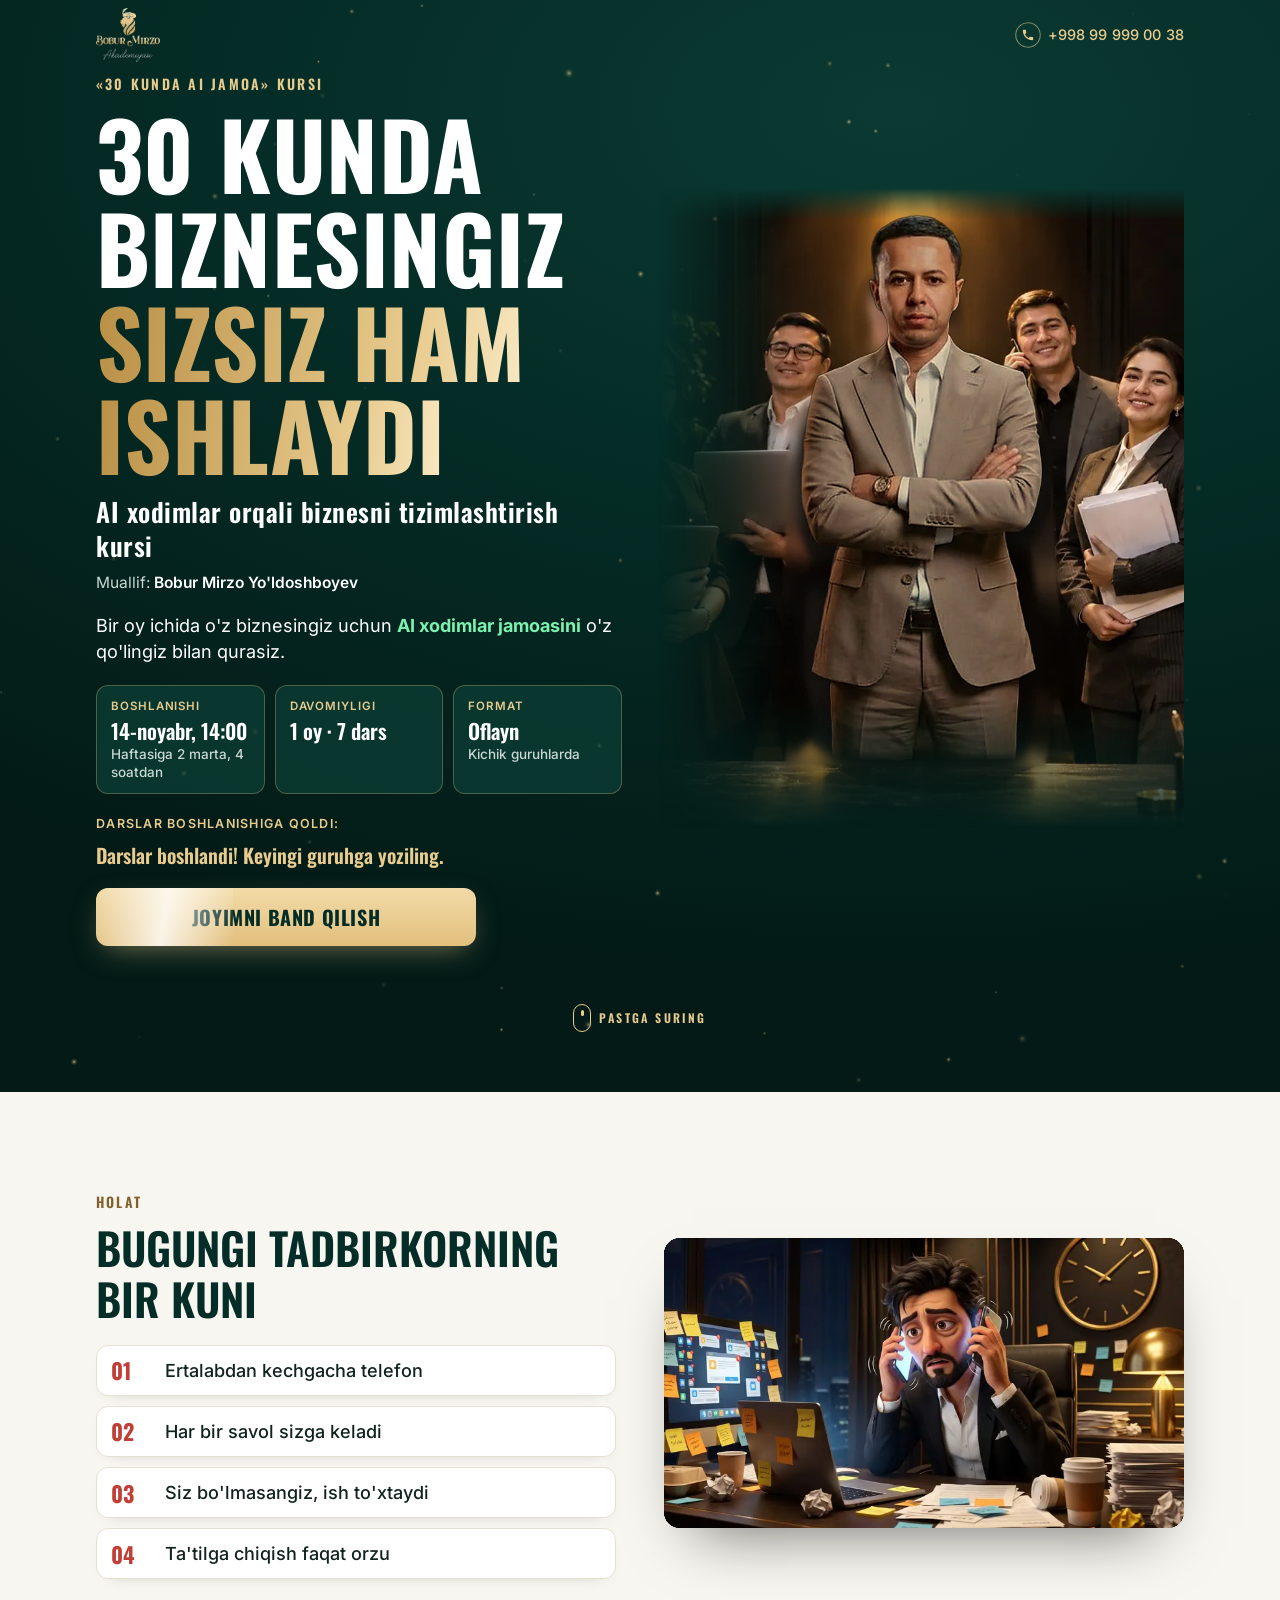
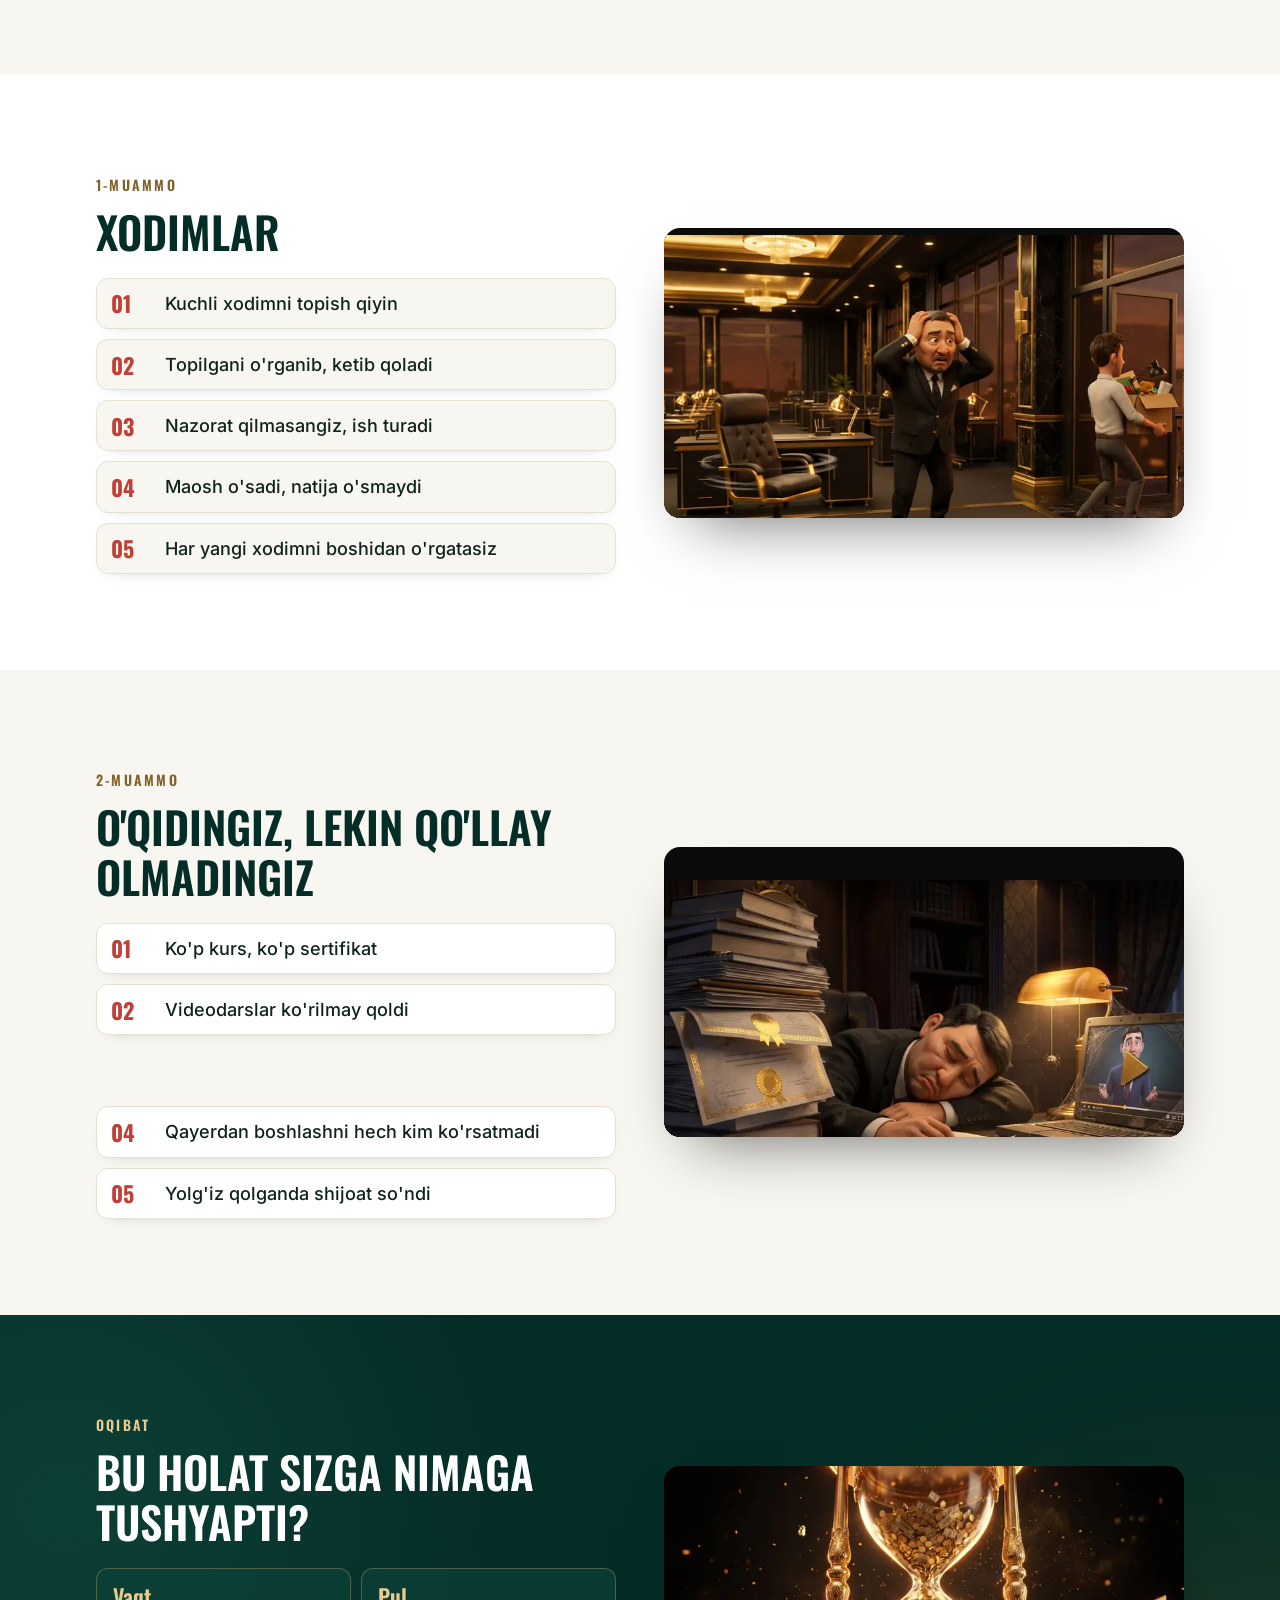
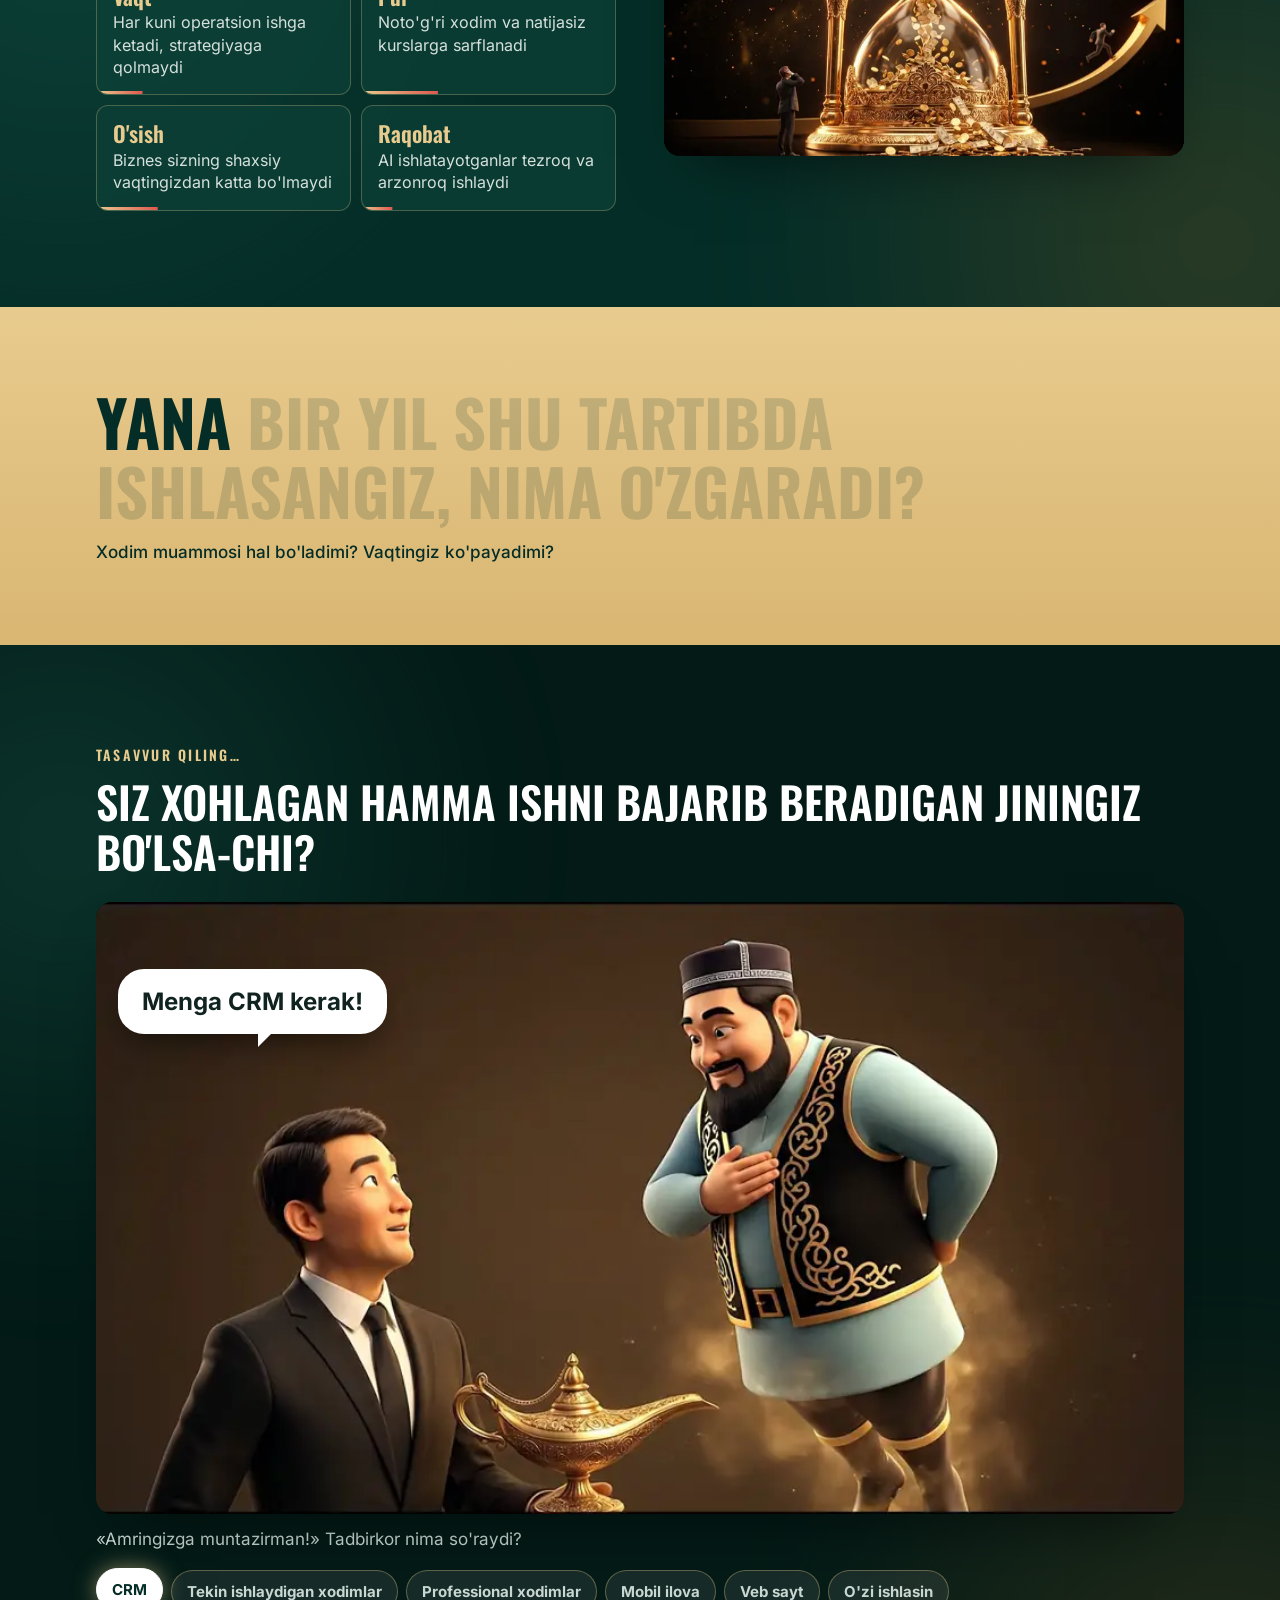
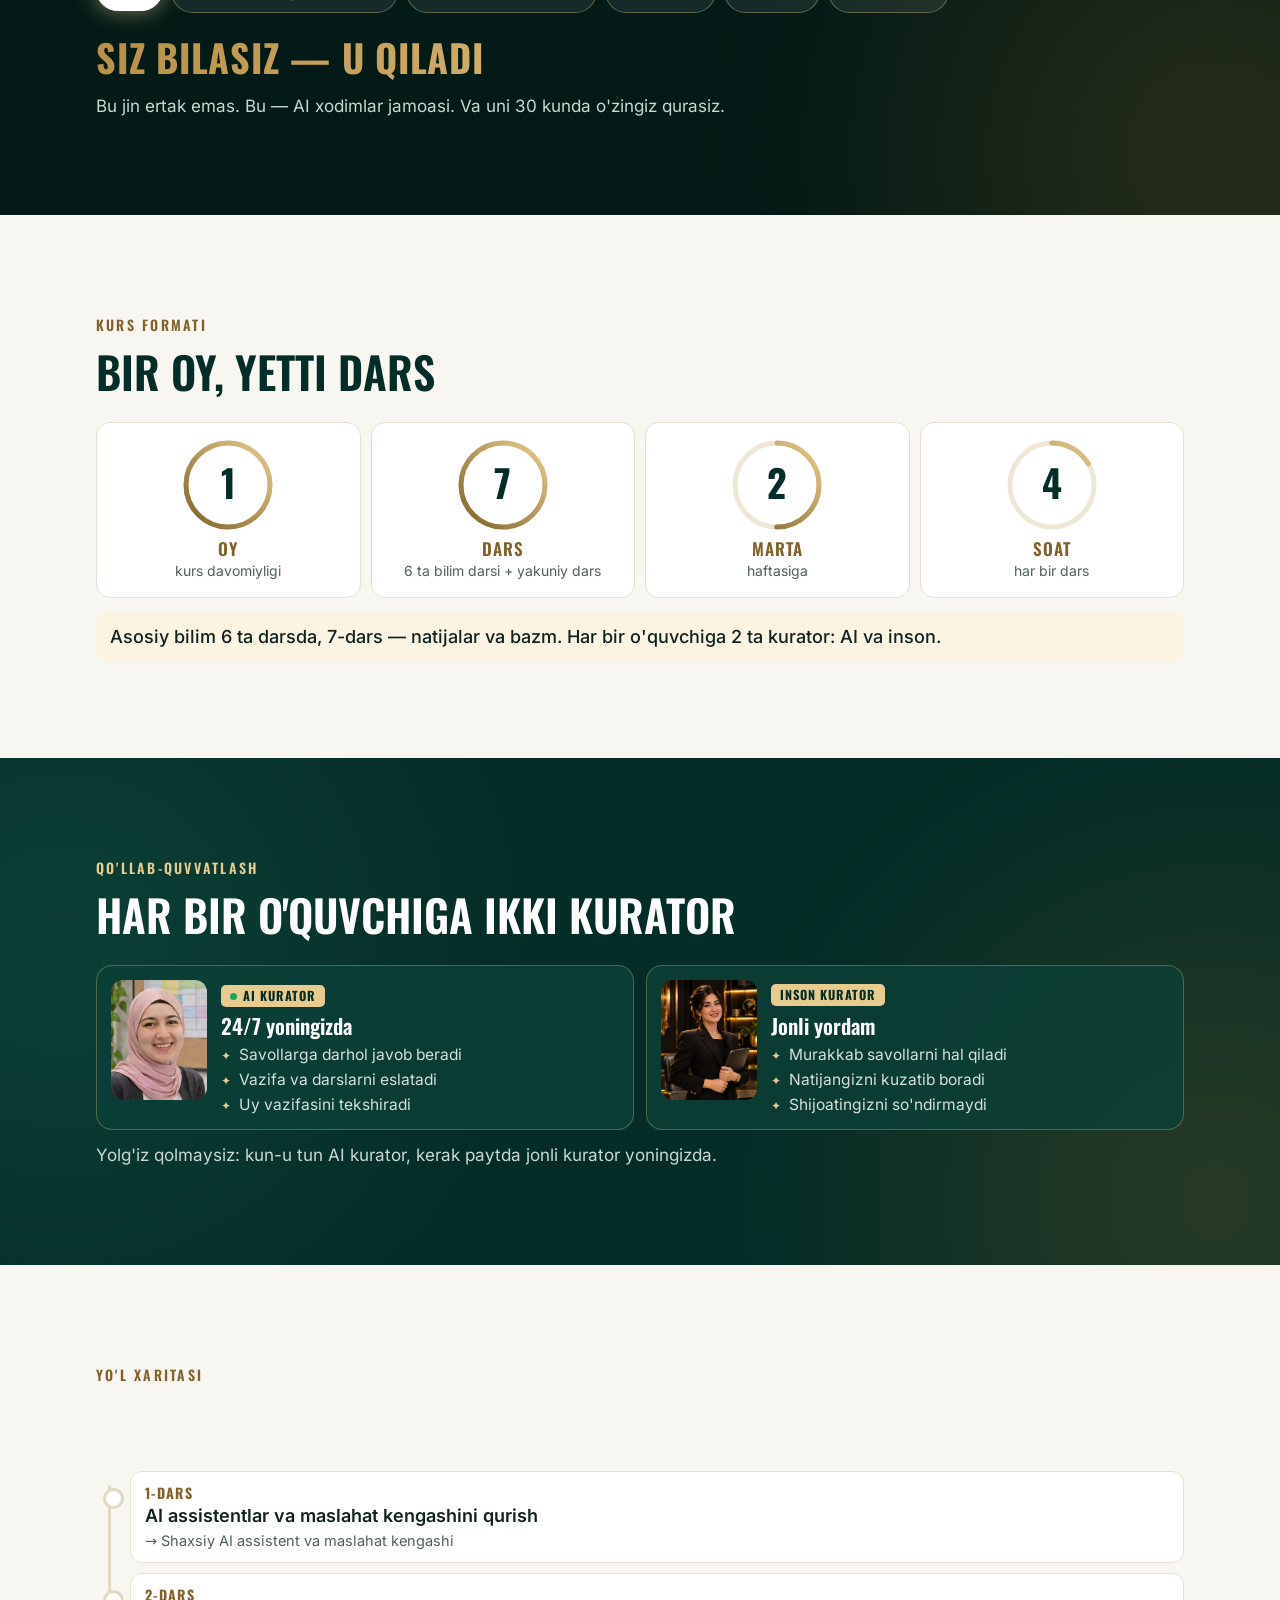
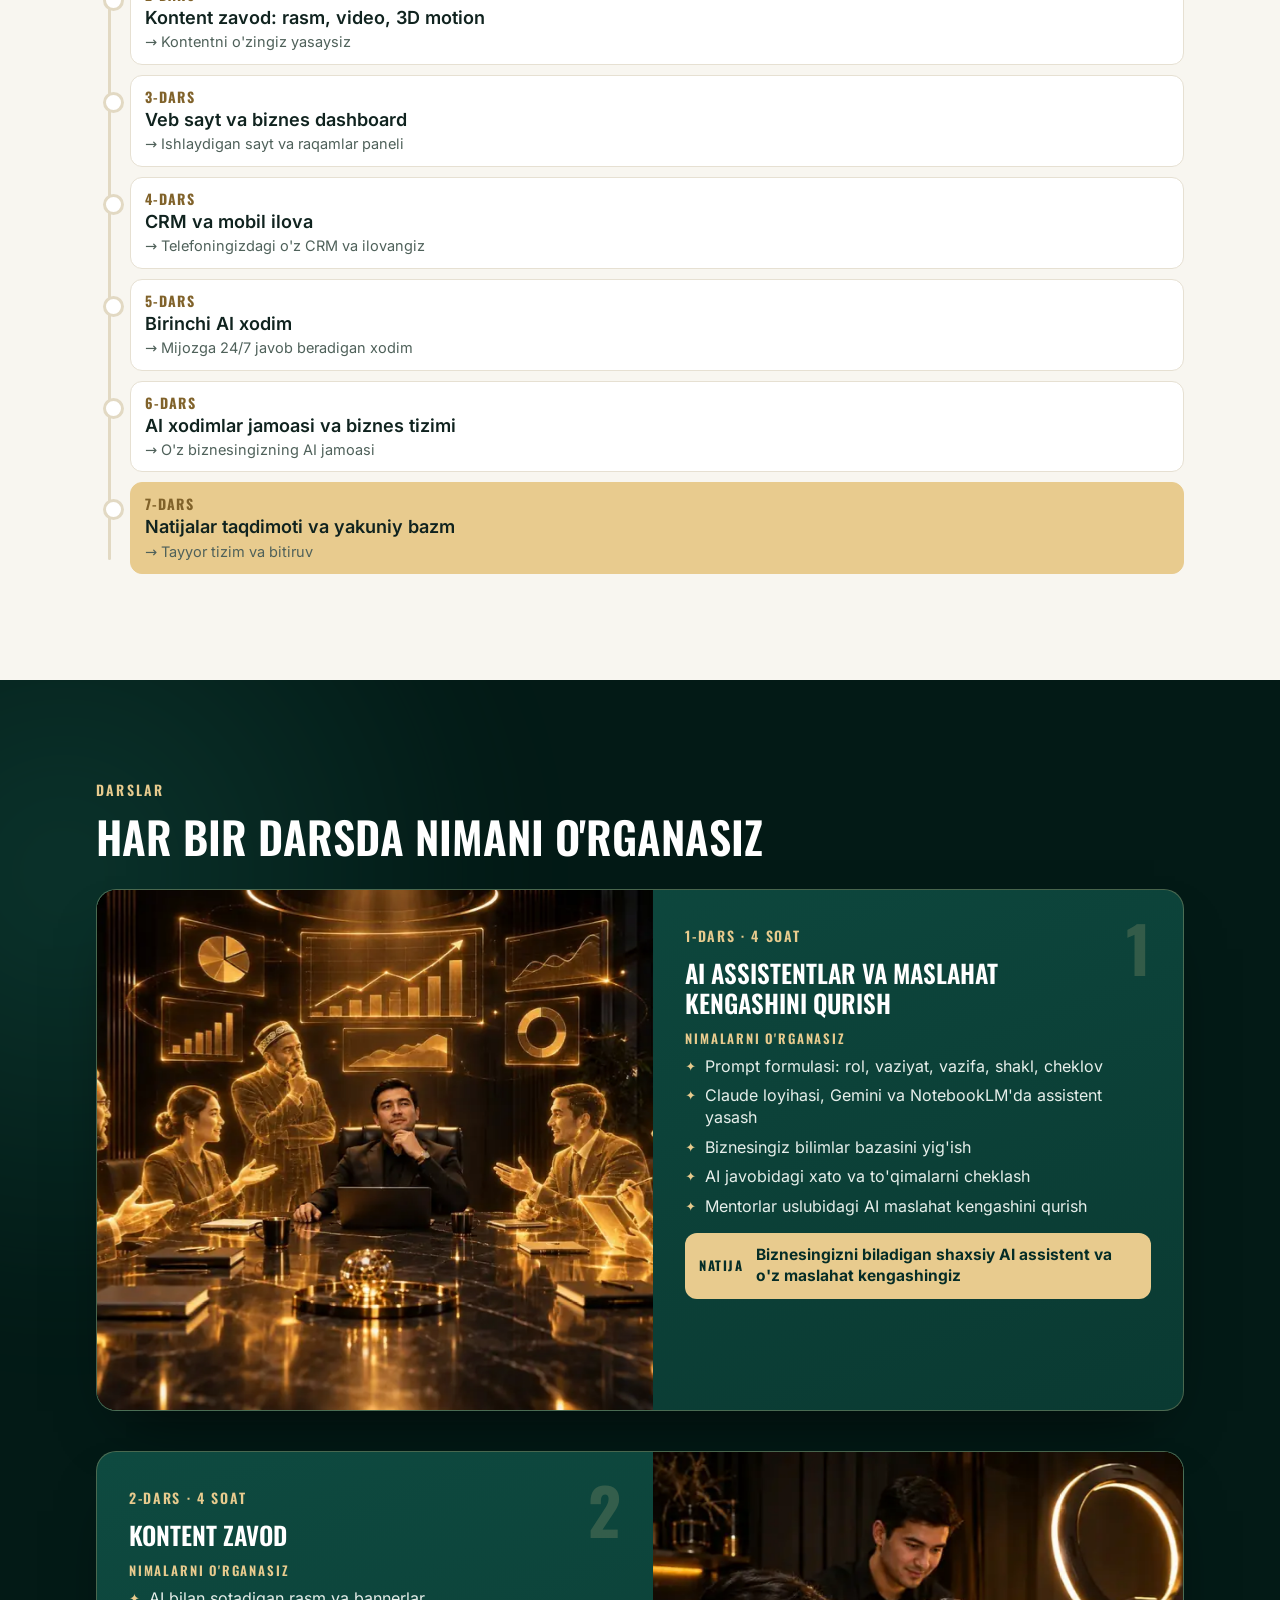
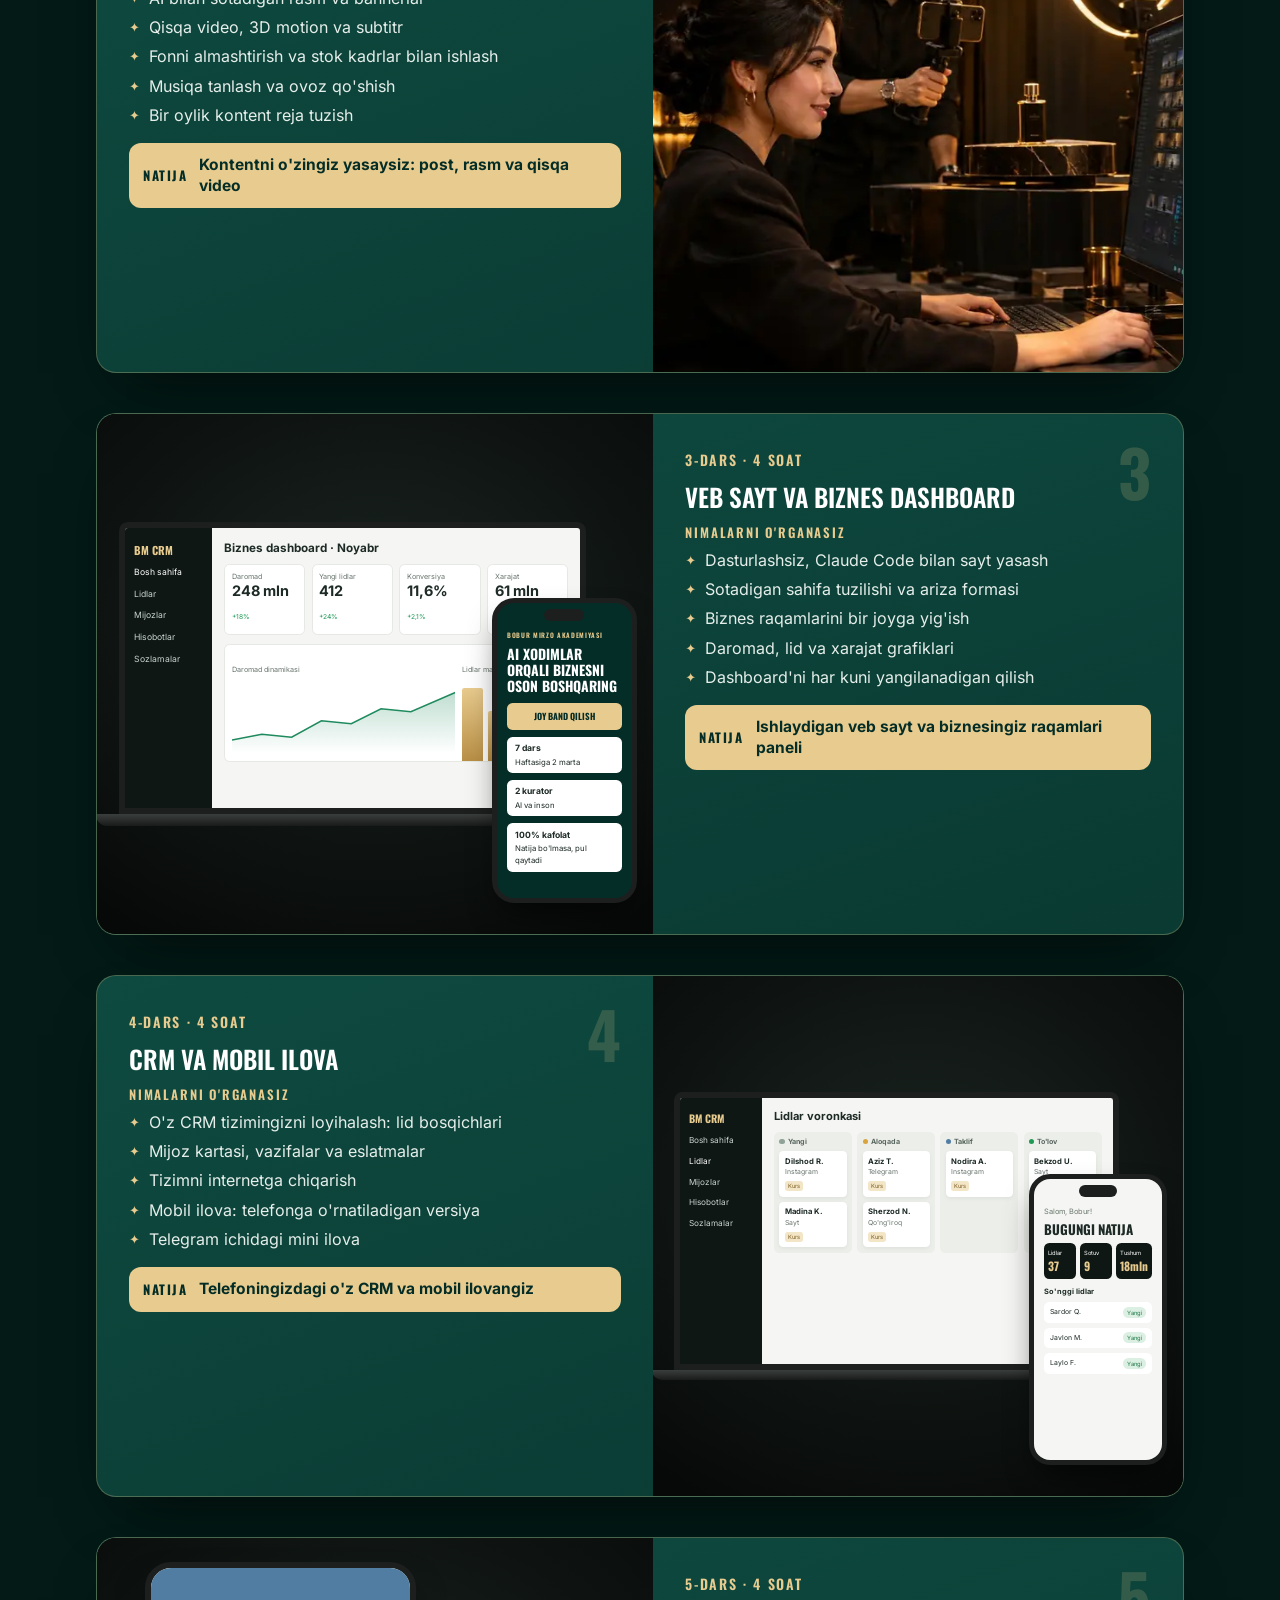
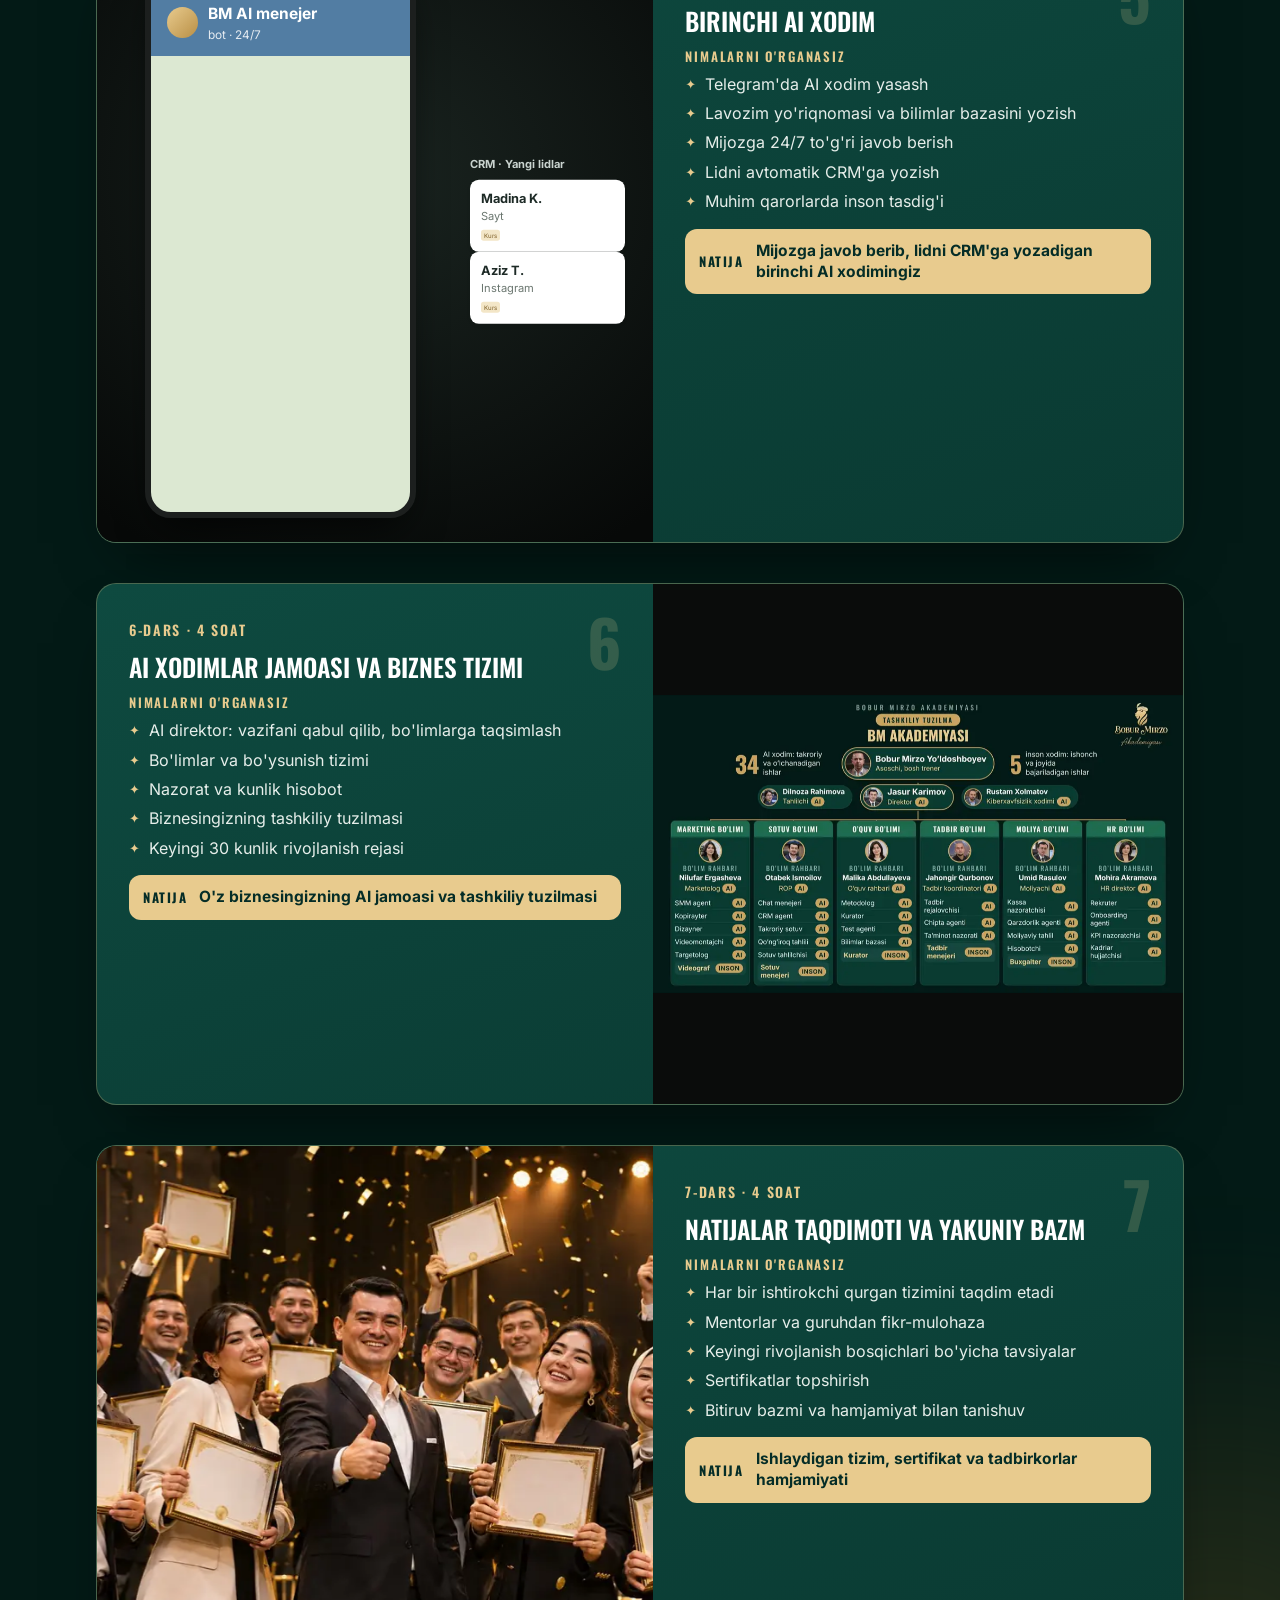
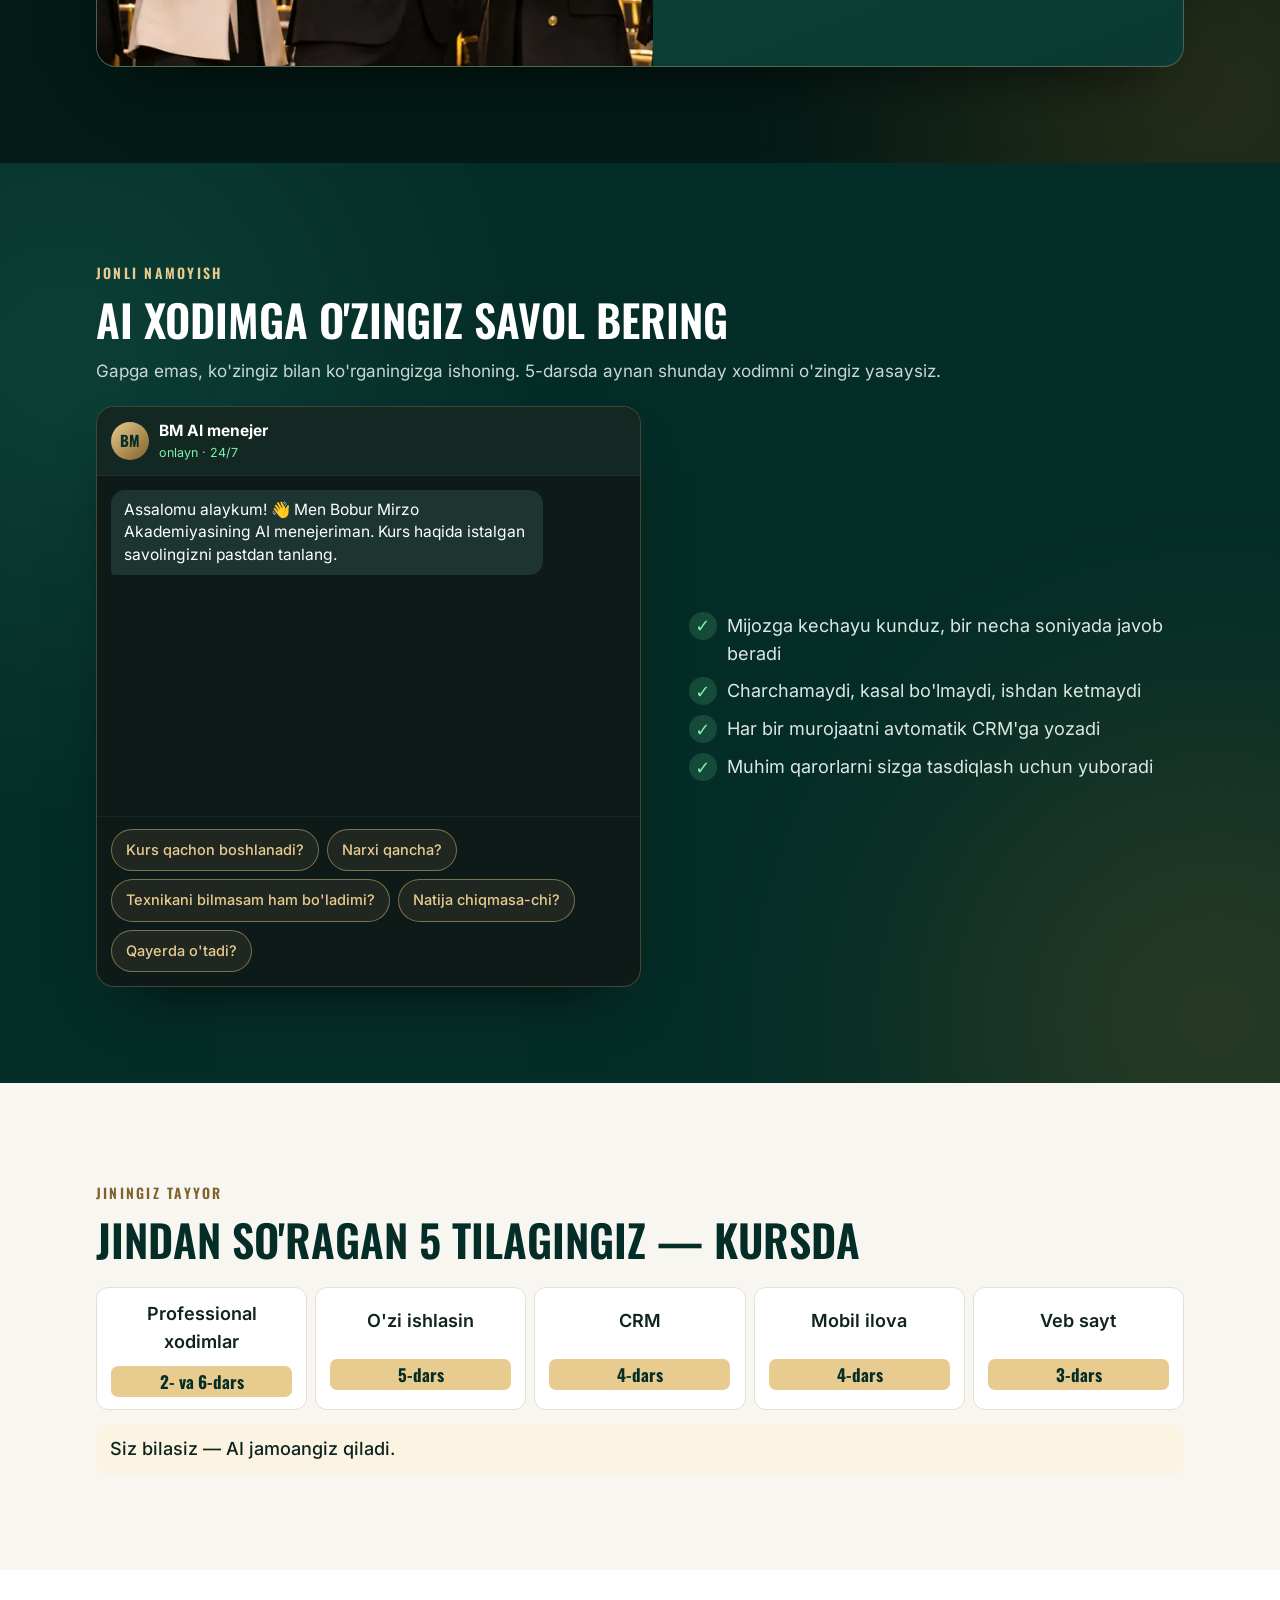
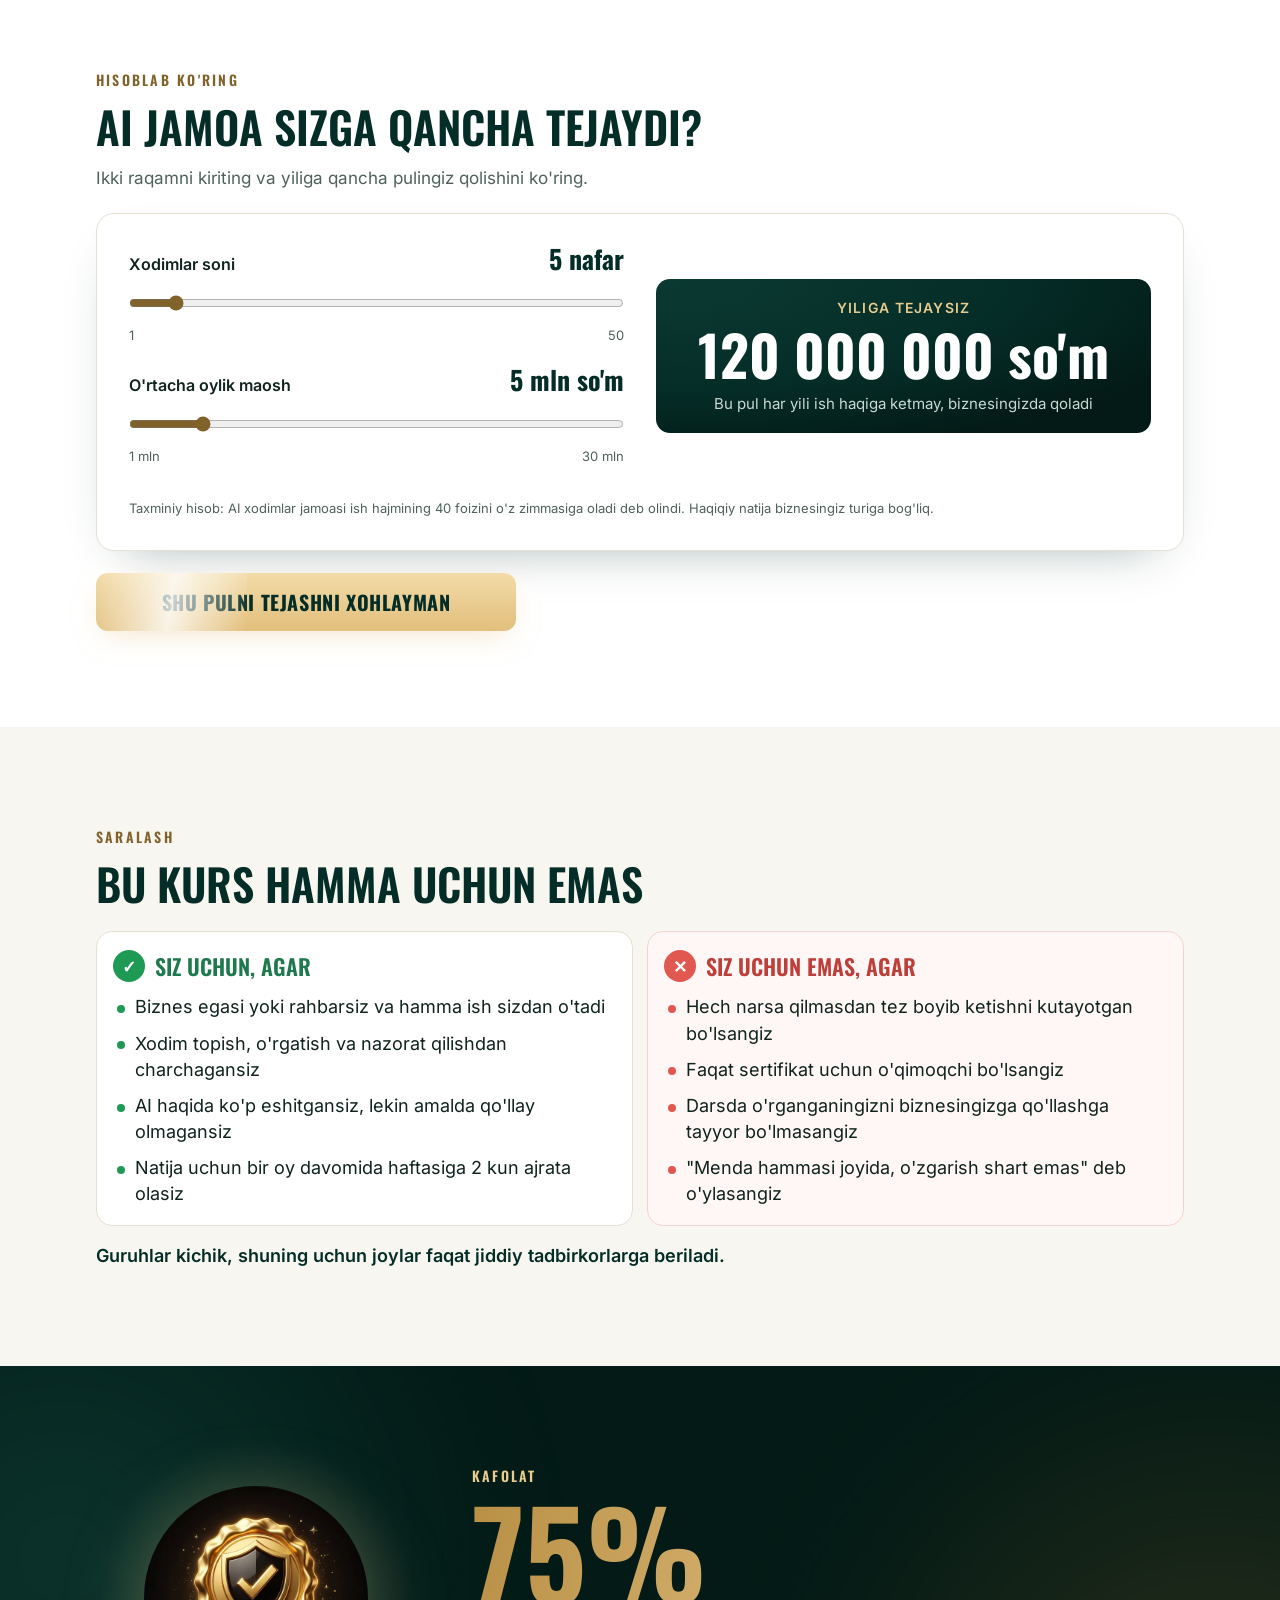
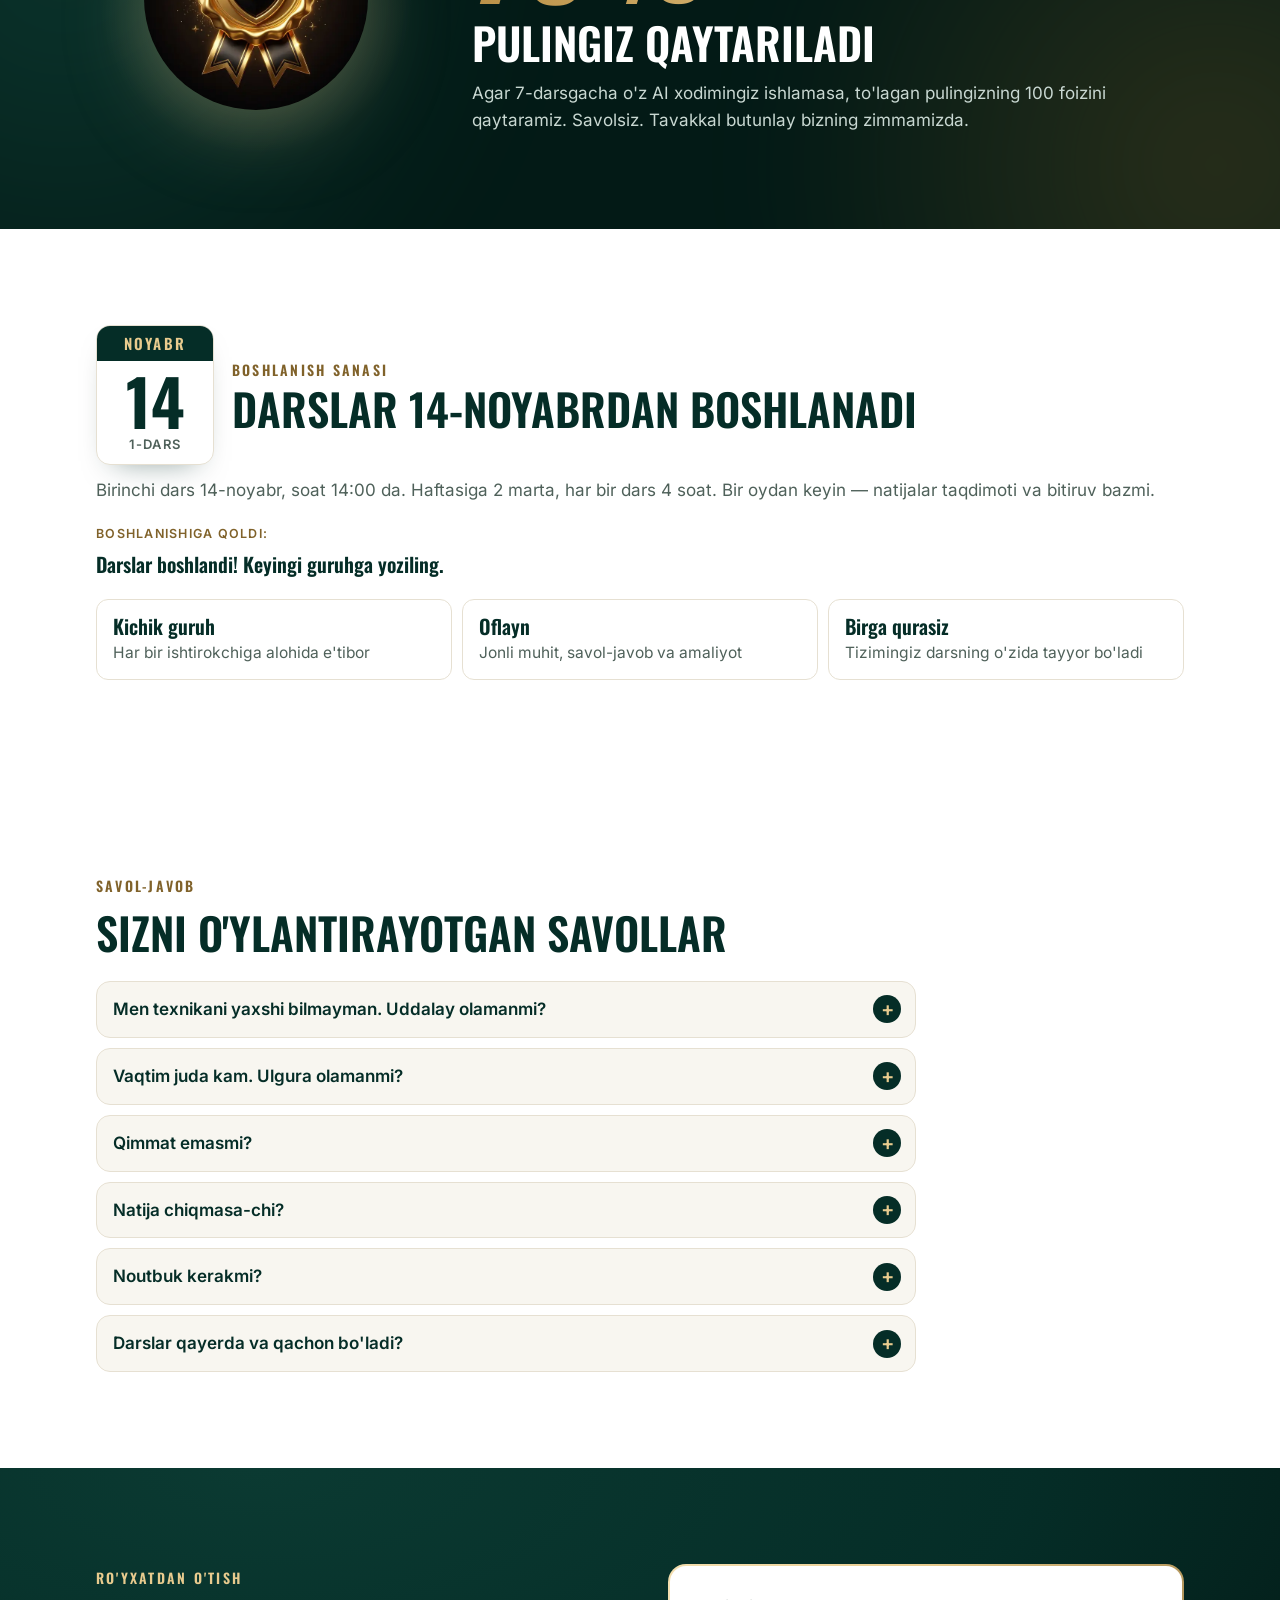
<file: index.html>
<!doctype html>
<html lang="uz">
<head>
<meta charset="utf-8">
<meta name="viewport" content="width=device-width, initial-scale=1, viewport-fit=cover">
<title>30 kunda AI jamoa | AI xodimlar orqali biznesni tizimlashtirish kursi</title>
<meta name="description" content="Bir oyda o'z biznesingiz uchun AI xodimlar jamoasini o'z qo'lingiz bilan qurasiz. 7 dars, oflayn, kichik guruhlarda. Darslar 14-noyabrdan.">
<meta name="theme-color" content="#031A16">
<meta property="og:title" content="30 kunda AI jamoa">
<meta property="og:description" content="AI xodimlar orqali biznesni tizimlashtirish kursi. Muallif: Bobur Mirzo Yo'ldoshboyev.">
<link rel="preload" as="image" href="assets/web/cover.webp" fetchpriority="high">
<link rel="preload" as="font" type="font/woff2" href="assets/fonts/oswald.woff2" crossorigin>
<style>
@font-face{font-family:'Inter';font-weight:400 700;font-display:swap;src:url(assets/fonts/inter.woff2) format('woff2')}
@font-face{font-family:'Oswald';font-weight:400 700;font-display:swap;src:url(assets/fonts/oswald.woff2) format('woff2')}
:root{
  --em:#052D27;--em2:#0C4037;--deep:#031A16;--gold:#CBA462;--gold-l:#E8CB8E;--gold-d:#80622A;
  --ink:#10231F;--mut:#4F615A;--paper:#F8F6F0;--line:#E6E0D2;--white:#fff;--red:#E0584F;--green:#7CF2B0;
  --head:'Oswald',Impact,'Arial Narrow',sans-serif;--body:'Inter',system-ui,-apple-system,'Segoe UI',Roboto,Arial,sans-serif;
  --ease:cubic-bezier(.2,.75,.2,1);
}
*{box-sizing:border-box;margin:0}
html{scroll-behavior:smooth;-webkit-text-size-adjust:100%}
body{background:var(--deep);color:#fff;font:400 17px/1.55 var(--body);overflow-x:hidden}
img{display:block;max-width:100%;height:auto}
a{color:inherit}
ul,ol{list-style:none;padding:0}
button,input{font:inherit}
:focus-visible{outline:3px solid var(--gold);outline-offset:2px}
.wrap{width:min(100%,1120px);margin:0 auto;padding:0 16px;position:relative;z-index:1}

/* ---------- harakat asoslari ---------- */
.rv{opacity:0;transform:translateY(34px);transition:opacity .9s var(--ease),transform .9s var(--ease);transition-delay:var(--d,0s)}
.rv.l{transform:translateX(-36px)}
.rv.z{transform:scale(.92)}
.rv.in{opacity:1;transform:none}
.prog{position:fixed;left:0;top:0;height:3px;width:100%;z-index:20;transform-origin:0 50%;transform:scaleX(0);background:linear-gradient(90deg,#80622A,#E8CB8E,#FFF3D2)}
.glow{position:fixed;left:0;top:0;width:520px;height:520px;margin:-260px 0 0 -260px;border-radius:50%;pointer-events:none;z-index:2;background:radial-gradient(closest-side,rgba(232,203,142,.13),transparent);mix-blend-mode:screen;opacity:0;transition:opacity .4s}
.aura{position:relative;overflow:hidden;isolation:isolate}
.aura::before,.aura::after{content:"";position:absolute;width:70vmax;height:70vmax;border-radius:50%;filter:blur(60px);opacity:.33;z-index:0;pointer-events:none;animation:drift 22s ease-in-out infinite alternate}
.aura::before{left:-30vmax;top:-20vmax;background:radial-gradient(closest-side,#1D6B5C,transparent)}
.aura::after{right:-30vmax;bottom:-30vmax;background:radial-gradient(closest-side,#7A5A22,transparent);animation-delay:-11s}
@keyframes drift{to{transform:translate(12vmax,8vmax) scale(1.15)}}
.paused .aura::before,.paused .aura::after{animation-play-state:paused}

/* ---------- sarlavha ---------- */
.top{position:relative;z-index:3;background:transparent}
.top .wrap{display:flex;align-items:center;justify-content:space-between;gap:12px;padding-block:8px}
.top img{height:54px;width:auto}
.tel{display:inline-flex;align-items:center;gap:7px;color:var(--gold-l);font-weight:500;font-size:14.5px;letter-spacing:.01em;text-decoration:none;white-space:nowrap;padding:12px 0}
.tel svg{width:26px;height:26px;flex:none}

/* ---------- birinchi ekran ---------- */
.hero{position:relative;background:radial-gradient(120% 80% at 70% 10%,#0B3A32 0,#052D27 40%,#031A16 100%);padding-bottom:34px;margin-top:-70px;padding-top:70px;overflow:hidden}
.dust{position:absolute;inset:0;width:100%;height:100%;z-index:1;pointer-events:none}
.ph{margin:0 -16px;position:relative;overflow:hidden;aspect-ratio:1.07}
.ph img{width:100%;height:100%;object-fit:cover;object-position:46% 20%;animation:kb 20s ease-in-out infinite alternate;
  -webkit-mask-image:linear-gradient(transparent 0,#000 18%,#000 60%,transparent 98%);mask-image:linear-gradient(transparent 0,#000 18%,#000 60%,transparent 98%)}
@keyframes kb{from{transform:scale(1.02)}to{transform:scale(1.12) translate(-1.5%,-1%)}}
.sweep{position:absolute;inset:0;pointer-events:none;background:linear-gradient(105deg,transparent 35%,rgba(255,236,190,.22) 50%,transparent 65%);transform:translateX(-120%);animation:sweep 6.5s ease-in-out 1.2s infinite}
@keyframes sweep{0%{transform:translateX(-120%)}45%,100%{transform:translateX(120%)}}
.kicker{display:inline-block;font:600 14px/1 var(--head);letter-spacing:.16em;color:var(--gold-l);text-transform:uppercase}
.hero .kicker{position:relative;margin-top:-56px}
h1{margin-top:10px;font:700 clamp(50px,15.5vw,104px)/.98 var(--head);text-transform:uppercase;letter-spacing:.005em}
h1 .ln{display:block;overflow:hidden;padding-bottom:.04em}
h1 .ln>span{display:inline-block;transform:translateY(110%);animation:up 1s var(--ease) forwards;animation-delay:var(--d)}
@keyframes up{to{transform:none}}
.gold{background:linear-gradient(100deg,#B98F45 0%,#E8CB8E 30%,#FFF4D6 45%,#E8CB8E 60%,#B98F45 100%);background-size:250% 100%;-webkit-background-clip:text;background-clip:text;color:transparent;animation:up 1s var(--ease) forwards,shimmer 5s linear 1.4s infinite}
@keyframes shimmer{to{background-position:-250% 0}}
.fade{opacity:0;animation:fadeup .9s var(--ease) forwards;animation-delay:var(--d)}
@keyframes fadeup{from{opacity:0;transform:translateY(18px)}to{opacity:1;transform:none}}
.sub{margin-top:12px;font:600 clamp(19px,5.4vw,26px)/1.3 var(--head);letter-spacing:.02em}
.author{margin-top:8px;color:#C9D8D2;font-size:15.5px}
.author b{color:#fff;font-weight:600}
.lead{margin-top:18px;font-size:18px;line-height:1.45}
.lead em{font-style:normal;font-weight:700;color:var(--green)}
.facts{margin-top:20px;display:grid;grid-template-columns:1fr 1fr;gap:10px}
.fc{background:rgba(12,64,55,.7);backdrop-filter:blur(6px);border:1px solid rgba(232,203,142,.3);border-radius:12px;padding:12px 14px}
.fc:first-child{grid-column:1/-1}
.fc dt{font-size:11.5px;font-weight:600;letter-spacing:.08em;color:var(--gold-l)}
.fc dd{margin:2px 0 0;font:600 21px/1.25 var(--head)}
.fc small{display:block;font:500 13.5px/1.3 var(--body);color:#C9D8D2;margin-top:2px}
.btn::after{content:"";position:absolute;top:0;bottom:0;left:0;width:36%;background:linear-gradient(100deg,transparent,rgba(255,255,255,.8),transparent);animation:shine 2s ease-in-out infinite;pointer-events:none}
@keyframes shine{0%{transform:translateX(-140%) skewX(-18deg)}45%,100%{transform:translateX(320%) skewX(-18deg)}}
.btn{position:relative;overflow:hidden;display:flex;align-items:center;justify-content:center;width:100%;min-height:58px;padding:12px 20px;border:0;border-radius:12px;background:linear-gradient(180deg,#F2DBA8,#E2BF7C);color:var(--em);font:700 20px/1.2 var(--head);letter-spacing:.03em;text-transform:uppercase;text-decoration:none;cursor:pointer;box-shadow:0 10px 30px -10px rgba(232,203,142,.55);transition:transform .2s,box-shadow .2s}
.btn:hover{transform:translateY(-2px);box-shadow:0 16px 36px -10px rgba(232,203,142,.7)}
.btn:disabled{opacity:.6;cursor:wait}
.hero .btn{margin-top:20px}
.cue{display:flex;justify-content:center;margin-top:22px;color:var(--gold-l);font:600 12px var(--head);letter-spacing:.2em;gap:8px;align-items:center;opacity:.8}
.cue i{width:18px;height:28px;border:1.5px solid var(--gold-l);border-radius:10px;position:relative}
.cue i::after{content:"";position:absolute;left:50%;top:5px;width:3px;height:6px;margin-left:-1.5px;border-radius:2px;background:var(--gold-l);animation:cue 1.6s ease-in-out infinite}
@keyframes cue{50%{transform:translateY(8px);opacity:.3}}

/* ---------- bo'limlar ---------- */
section.s{padding:64px 0;position:relative}
.light{background:var(--paper);color:var(--ink)}
.white{background:#fff;color:var(--ink)}
.dark{background:var(--em)}
.deep{background:var(--deep)}
h2{margin-top:8px;font:600 clamp(27px,7.6vw,44px)/1.15 var(--head);text-transform:uppercase}
.light h2,.white h2{color:var(--em)}
.light .kicker,.white .kicker{color:var(--gold-d)}
.intro{margin-top:12px;color:#C9D8D2;font-size:17px}
.light .intro,.white .intro{color:var(--mut)}
.pic{margin-top:24px;border-radius:16px;overflow:hidden;background:#0A0C0B;position:relative;box-shadow:0 30px 60px -30px rgba(0,0,0,.6)}
.pic img{width:100%;transform:scale(1.12);will-change:transform}
.pic::after{content:"";position:absolute;inset:0;background:linear-gradient(105deg,transparent 40%,rgba(255,236,190,.16) 50%,transparent 60%);transform:translateX(-120%);pointer-events:none}
.pic.in::after{animation:sweep 1.8s ease-out .3s}
.split{display:grid;gap:8px}
.num{margin-top:20px;display:grid;gap:10px}
.num li{display:grid;grid-template-columns:42px 1fr;gap:12px;align-items:center;background:#fff;border:1px solid var(--line);border-radius:12px;padding:12px 14px;font-weight:500;line-height:1.4;box-shadow:0 6px 18px -14px rgba(5,45,39,.4)}
.white .num li{background:var(--paper)}
.num li span{font:700 22px/1 var(--head);color:#C23F37}
.num li.in span{animation:pulse 1.2s ease-out}
@keyframes pulse{0%{text-shadow:0 0 0 rgba(224,88,79,.0)}40%{text-shadow:0 0 18px rgba(224,88,79,.8)}100%{text-shadow:none}}

/* oqibat */
.cost{margin-top:20px;display:grid;gap:10px}
.cost li{background:rgba(12,64,55,.75);border:1px solid rgba(232,203,142,.28);border-radius:12px;padding:14px 16px 16px;position:relative;overflow:hidden}
.cost b{display:block;font:600 22px/1.2 var(--head);color:var(--gold-l)}
.cost span{display:block;margin-top:2px;color:#D5E0DB;font-size:16px;line-height:1.4}
.cost i{position:absolute;left:0;bottom:0;height:3px;width:100%;background:linear-gradient(90deg,#E8CB8E,#E0584F);transform-origin:0 50%;transition:transform 2.6s cubic-bezier(.4,0,.2,1) .4s}
.cost li.in i{transform:scaleX(var(--to,.2))}
.sand{position:absolute;inset:0;pointer-events:none}

/* savol */
.ask{background:linear-gradient(180deg,#E8CB8E,#D9B672);color:var(--em);padding:80px 0;position:relative;overflow:hidden}
.ask p{font:700 clamp(32px,9vw,64px)/1.08 var(--head);text-transform:uppercase}
.ask p .w{opacity:.16;transition:opacity .25s}
.ask p .w.on{opacity:1}
.ask small{display:block;margin-top:16px;font:500 17px/1.4 var(--body)}

/* jin */
.jin-pic{position:relative;container-type:inline-size;aspect-ratio:16/9}
.jin-pic video{position:absolute;inset:0;width:100%;height:100%;object-fit:cover;background:#1E1916}
.sb{position:absolute;z-index:3;max-width:42%;padding:1.6cqw 2.2cqw;border-radius:2.4cqw;font:700 clamp(11px,2.9cqw,24px)/1.25 var(--body);box-shadow:0 1.4cqw 3cqw -1cqw rgba(0,0,0,.6);opacity:0;transform:scale(.4);transition:opacity .35s,transform .45s cubic-bezier(.3,1.6,.5,1);pointer-events:none}
.sb.on{opacity:1;transform:none}
.sb::after{content:"";position:absolute;width:0;height:0;border:1.4cqw solid transparent}
.sb-jin{left:25%;top:2%;max-width:31%;background:linear-gradient(180deg,#F6DFA8,#E2BF7C);color:var(--em);transform-origin:100% 100%}
.sb-jin::after{right:2.4cqw;bottom:-2.6cqw;border-top-color:#E2BF7C;border-right-width:0}
.sb-man{left:2%;top:11%;background:#fff;color:var(--ink);transform-origin:70% 100%}
.sb-man::after{left:52%;bottom:-2.6cqw;border-top-color:#fff;border-left-width:0}
@media (max-width:620px){
  .jin-pic{aspect-ratio:4/3}
  .jin-pic video{object-position:40% 50%}
  .sb{font-size:clamp(12px,3.9cqw,17px);padding:2.2cqw 3cqw;border-radius:3cqw}
  .sb-jin{left:17%;top:2%;max-width:44%}
  .sb-man{left:2%;top:10%;max-width:56%}
  .sb-man::after{left:42%}
}
.replay{position:absolute;right:2%;bottom:3%;z-index:3;border:1px solid rgba(232,203,142,.5);background:rgba(3,26,22,.65);color:var(--gold-l);border-radius:30px;padding:6px 12px;font:600 13px var(--body);cursor:pointer;opacity:0;transition:opacity .4s;pointer-events:none}
.replay.on{opacity:1;pointer-events:auto}
.wish{margin-top:18px;display:flex;flex-wrap:wrap;gap:8px}
.wish li{padding:9px 15px;border-radius:30px;background:rgba(255,255,255,.08);border:1px solid rgba(232,203,142,.35);color:#C9D8D2;font-weight:700;font-size:15px;transition:background .4s,color .4s,transform .4s,box-shadow .4s}
.wish li.lit{background:#fff;color:var(--em);border-color:#fff;transform:translateY(-2px);box-shadow:0 0 22px rgba(232,203,142,.55)}
.motto{margin-top:22px;font:700 clamp(26px,7vw,38px)/1.2 var(--head);text-transform:uppercase;letter-spacing:.02em;min-height:1.2em}
.motto .typed{border-right:2px solid var(--gold-l);padding-right:4px;animation:caret 1s steps(1) infinite}
@keyframes caret{50%{border-color:transparent}}

/* format */
.stats{margin-top:24px;display:grid;grid-template-columns:1fr 1fr;gap:10px}
.stats li{background:#fff;border:1px solid var(--line);border-radius:14px;padding:16px 10px;text-align:center;position:relative;overflow:hidden}
.stats svg{width:92px;height:92px;display:block;margin:0 auto}
.stats circle{fill:none;stroke-width:5}
.stats .bg{stroke:#EEE7D6}
.stats .fg{stroke:url(#gr);stroke-linecap:round;stroke-dasharray:264;stroke-dashoffset:264;transform:rotate(-90deg);transform-origin:50% 50%;transition:stroke-dashoffset 1.8s var(--ease) .2s}
.stats li.in .fg{stroke-dashoffset:var(--off)}
.stats b{position:absolute;left:0;right:0;top:40px;font:700 38px/1 var(--head);color:var(--em)}
.stats span{display:block;margin-top:8px;font:600 17px/1.2 var(--head);text-transform:uppercase;letter-spacing:.06em;color:var(--gold-d)}
.stats small{display:block;margin-top:3px;color:var(--mut);font-size:14px;line-height:1.35}
.note{margin-top:14px;background:#FBF4E3;color:var(--ink);border-radius:12px;padding:12px 14px;font-weight:500;line-height:1.45}

/* kuratorlar */
.cur{margin-top:24px;display:grid;gap:12px;perspective:900px}
.cur>li{display:grid;grid-template-columns:96px 1fr;gap:14px;align-items:start;background:rgba(12,64,55,.8);border:1px solid rgba(232,203,142,.3);border-radius:16px;padding:14px;transition:transform .25s}
.cur img{width:96px;height:120px;object-fit:cover;object-position:50% 20%;border-radius:12px}
.tag{display:inline-flex;align-items:center;gap:6px;padding:3px 9px;border-radius:5px;background:var(--gold-l);color:var(--em);font:700 12.5px/1.3 var(--head);letter-spacing:.08em}
.tag i{width:7px;height:7px;border-radius:50%;background:#1BA35A;box-shadow:0 0 0 0 rgba(27,163,90,.7);animation:ping 1.6s infinite}
@keyframes ping{70%{box-shadow:0 0 0 7px rgba(27,163,90,0)}100%{box-shadow:0 0 0 0 rgba(27,163,90,0)}}
.cur b{display:block;margin-top:6px;font:600 21px/1.2 var(--head)}
.cur ul{margin-top:6px;display:grid;gap:4px;color:#D5E0DB;font-size:15.5px;line-height:1.35}
.cur ul li{padding-left:18px;position:relative}
.cur ul li::before{content:"✦";position:absolute;left:0;color:var(--gold-l);font-size:12px;top:3px}

/* yo'l xaritasi */
.road{margin-top:24px;position:relative;padding-left:34px}
.road::before,.road .bar{content:"";position:absolute;left:12px;top:14px;bottom:14px;width:3px;border-radius:2px;background:#E2D9C3}
.road .bar{background:linear-gradient(#80622A,#E8CB8E);transform-origin:50% 0;transform:scaleY(var(--p,0));transition:transform .15s linear}
.road li{position:relative;margin-bottom:10px;background:#fff;border:1px solid var(--line);border-radius:12px;padding:12px 14px;line-height:1.35;transition:border-color .3s,box-shadow .3s}
.road li::before{content:"";position:absolute;left:-28px;top:16px;width:15px;height:15px;border-radius:50%;background:#fff;border:3px solid #E2D9C3;transition:all .3s}
.road li.on{border-color:var(--gold);box-shadow:0 10px 26px -18px rgba(128,98,42,.7)}
.road li.on::before{background:var(--gold-l);border-color:var(--gold-d);box-shadow:0 0 0 5px rgba(232,203,142,.35)}
.road .d{font:700 14px/1 var(--head);letter-spacing:.08em;color:var(--gold-d);text-transform:uppercase}
.road b{display:block;margin-top:4px;font-weight:600}
.road span{display:block;color:var(--mut);font-size:14.5px;margin-top:2px}
.road li.last{background:var(--gold-l);border-color:var(--gold-l)}

/* darslar */
.lessons{margin-top:26px;display:grid;gap:24px}
.les{background:linear-gradient(160deg,#0E4A40,#0A3A32);border:1px solid rgba(232,203,142,.28);border-radius:20px;overflow:hidden;box-shadow:0 30px 60px -30px rgba(0,0,0,.7)}
.les .im{background:#0A0C0B;aspect-ratio:1.35;display:flex;align-items:center;justify-content:center;overflow:hidden;position:relative}
.les .im>img{width:100%;height:100%;object-fit:cover;transform:scale(1.12);will-change:transform}
.les .im.fit>img{object-fit:contain;transform:none}
.les .tx{padding:18px 16px}
.les .lab{font:600 14px/1 var(--head);letter-spacing:.12em;color:var(--gold-l);text-transform:uppercase}
.les .big{float:right;font:700 64px/.8 var(--head);color:rgba(232,203,142,.18)}
.les h3{margin-top:8px;font:600 25px/1.2 var(--head);text-transform:uppercase}
.les h4{margin-top:14px;font:600 13px/1 var(--head);letter-spacing:.14em;color:var(--gold-l)}
.les ul{margin-top:10px;display:grid;gap:7px;color:#E6EEEA;font-size:16px;line-height:1.4}
.les ul li{padding-left:20px;position:relative}
.les ul li::before{content:"✦";position:absolute;left:0;top:2px;color:var(--gold-l);font-size:13px}
.res{margin-top:16px;display:grid;grid-template-columns:auto 1fr;gap:12px;align-items:center;background:var(--gold-l);color:var(--em);border-radius:12px;padding:12px 14px}
.res span{font:700 13px/1 var(--head);letter-spacing:.12em}
.res b{font-weight:700;line-height:1.35;font-size:15.5px}

/* ---------- jonli maketlar ---------- */
.mk{container-type:inline-size;width:100%;height:100%;position:relative;display:flex;align-items:center;justify-content:center;background:radial-gradient(80% 70% at 50% 40%,#1A2420,#070908)}
.lap{width:84%;position:relative;margin-right:8%}
.lap .scr{aspect-ratio:16/10;border:1.2cqw solid #1C1F1E;border-radius:1.6cqw 1.6cqw 0 0;background:#F5F6F3;display:grid;grid-template-columns:19% 1fr;overflow:hidden;color:#1D2A26}
.lap .base{height:2cqw;background:linear-gradient(#3A3E3C,#191B1A);border-radius:0 0 2cqw 2cqw;margin:0 -5%}
.side{background:#0E1714;color:#C9D3CF;padding:2.4cqw 1.6cqw;font-size:1.55cqw;display:grid;align-content:start;gap:1.5cqw}
.side b{color:var(--gold-l);font:700 2cqw var(--head)}
.side .on{color:#fff}
.main{padding:2.2cqw;display:grid;align-content:start;gap:1.6cqw;min-width:0}
.main h5{font:700 2.1cqw var(--body)}
.kpis{display:grid;grid-template-columns:repeat(4,1fr);gap:1.2cqw}
.kpi{background:#fff;border:.2cqw solid #E6E8E3;border-radius:1cqw;padding:1.2cqw}
.kpi small{display:block;font-size:1.3cqw;color:#6A766F}
.kpi strong{display:block;font:700 2.6cqw var(--body)}
.kpi em{font-style:normal;font-size:1.2cqw;color:#1E9A55}
.chart{background:#fff;border:.2cqw solid #E6E8E3;border-radius:1cqw;padding:1.2cqw;display:grid;grid-template-columns:1fr 30%;gap:1.2cqw}
.chart small{font-size:1.3cqw;color:#6A766F}
.chart svg{width:100%;height:auto;display:block}
.chart .ln{fill:none;stroke:#1E8A5E;stroke-width:2;stroke-dasharray:420;stroke-dashoffset:420}
.chart .ar{fill:url(#ga);opacity:0;transition:opacity 1s .8s}
.mk.run .chart .ln{animation:draw 2.4s var(--ease) forwards}
.mk.run .chart .ar{opacity:1}
@keyframes draw{to{stroke-dashoffset:0}}
.bars{display:flex;align-items:flex-end;gap:.8cqw;height:100%}
.bars i{flex:1;background:linear-gradient(#E8CB8E,#B98F45);border-radius:.4cqw .4cqw 0 0;height:var(--h);transform:scaleY(0);transform-origin:50% 100%;transition:transform 1.2s var(--ease)}
.mk.run .bars i{transform:none}
.mk.run .bars i:nth-child(2){transition-delay:.15s}.mk.run .bars i:nth-child(3){transition-delay:.3s}.mk.run .bars i:nth-child(4){transition-delay:.45s}
.phone{position:absolute;right:3%;bottom:6%;width:26%;aspect-ratio:9/19;border:1cqw solid #1C1F1E;border-radius:4cqw;background:#052D27;overflow:hidden;box-shadow:0 3cqw 6cqw -2cqw rgba(0,0,0,.7);color:#fff;font-size:1.6cqw;padding:5cqw 1.8cqw 2cqw}
.phone::before{content:"";position:absolute;top:1.2cqw;left:50%;width:30%;height:2.2cqw;margin-left:-15%;background:#1C1F1E;border-radius:2cqw}
.phone .br{font:600 1.2cqw var(--head);letter-spacing:.1em;color:var(--gold-l)}
.phone h6{margin-top:1cqw;font:700 2.5cqw/1.15 var(--head);text-transform:uppercase}
.phone .cta{margin-top:1.6cqw;background:var(--gold-l);color:var(--em);border-radius:1cqw;text-align:center;font:700 1.6cqw var(--head);padding:1.2cqw 0}
.phone .it{margin-top:1.2cqw;background:#fff;color:#1D2A26;border-radius:1cqw;padding:1cqw 1.4cqw;font-size:1.4cqw}
.phone .it b{display:block;font-size:1.55cqw}
/* CRM */
.cols{display:grid;grid-template-columns:repeat(4,1fr);gap:1cqw;min-height:22cqw}
.col{background:#ECEEE9;border-radius:1cqw;padding:1cqw;display:flex;flex-direction:column;gap:.9cqw}
.col h6{font:700 1.35cqw var(--body);color:#5A6660;display:flex;align-items:center;gap:.6cqw}
.col h6 i{width:1cqw;height:1cqw;border-radius:50%;background:var(--c)}
.card{background:#fff;color:#1D2A26;border-radius:.8cqw;padding:.9cqw 1cqw;box-shadow:0 .3cqw .8cqw rgba(0,0,0,.06);font-size:1.3cqw}
.card b{display:block;font-size:1.45cqw}
.card span{color:#6A766F}
.card u{text-decoration:none;display:inline-block;margin-top:.5cqw;font-size:1.1cqw;background:#F3E6C7;color:#80622A;border-radius:.5cqw;padding:.1cqw .6cqw}
.card.mv{animation:mv .55s var(--ease)}
@keyframes mv{from{opacity:0;transform:translateY(-1.5cqw) scale(.9)}}
.phone.light{background:#F5F6F3;color:#1D2A26}
.phone .hi{font-size:1.4cqw;color:#6A766F}
.phone .stt{margin-top:1cqw;display:grid;grid-template-columns:repeat(3,1fr);gap:.8cqw}
.phone .stt div{background:#0E1714;color:#fff;border-radius:1cqw;padding:1cqw .8cqw;font-size:1.1cqw}
.phone .stt strong{display:block;color:var(--gold-l);font:700 2.2cqw var(--head)}
.phone .li{margin-top:.9cqw;background:#fff;border-radius:1cqw;padding:.9cqw 1.2cqw;display:flex;justify-content:space-between;align-items:center;font-size:1.3cqw}
.phone .li em{font-style:normal;font-size:1.1cqw;padding:.2cqw .8cqw;border-radius:2cqw;background:#DCEFE3;color:#1E7A48}
.phone .li.mv{animation:mv .5s var(--ease)}
/* chat */
.tg{height:92%;aspect-ratio:9/18.5;container-type:inline-size;border:6px solid #1C1F1E;border-radius:26px;overflow:hidden;background:#DCE8D2;display:flex;flex-direction:column;box-shadow:0 20px 40px -14px rgba(0,0,0,.8);position:relative;flex:none}
.tg header{background:#527DA3;color:#fff;padding:13cqw 6cqw 4.6cqw;display:flex;gap:4cqw;align-items:center}
.tg header i{width:12cqw;height:12cqw;border-radius:50%;background:linear-gradient(135deg,#E8CB8E,#B98F45);flex:none}
.tg header b{display:block;font-size:6cqw}
.tg header small{display:block;font-size:4.6cqw;opacity:.85}
.tg .msgs{flex:1;padding:5cqw;display:flex;flex-direction:column;justify-content:flex-end;gap:3.4cqw;overflow:hidden}
.bub{max-width:82%;padding:3.4cqw 4.4cqw;border-radius:5cqw;font-size:5.2cqw;line-height:1.35;background:#fff;color:#1D2A26;align-self:flex-start;animation:mv .4s var(--ease)}
.bub.me{align-self:flex-end;background:#E2F7C9}
.typing{display:inline-flex;gap:1.8cqw;padding:4.2cqw 5cqw}
.typing i{width:2.6cqw;height:2.6cqw;border-radius:50%;background:#8FA39A;animation:dot 1s infinite}
.typing i:nth-child(2){animation-delay:.15s}.typing i:nth-child(3){animation-delay:.3s}
@keyframes dot{50%{transform:translateY(-2cqw);opacity:.4}}
.toast{position:absolute;left:50%;bottom:22%;transform:translate(-50%,4cqw);opacity:0;background:#0E1714;color:#fff;border-radius:4cqw;padding:3cqw 5cqw;font-size:4.6cqw;white-space:nowrap;transition:all .4s var(--ease)}
.toast b{color:var(--green)}
.toast.on{opacity:1;transform:translate(-50%,0)}
.les .im:has([data-mock="chat"]){aspect-ratio:.92}
.crmside{display:none}
@media (min-width:860px){.tg{margin-right:34%}.crmside{display:grid;position:absolute;right:5%;top:50%;width:28%;transform:translateY(-50%);gap:1.5cqw}}
.crmside .card{font-size:2cqw;padding:1.6cqw 2cqw;border-radius:1.6cqw}
.crmside .card b{font-size:2.3cqw}
.crmside h6{font:700 2cqw var(--body);color:#C9D3CF}

/* tilaklar */
.map{margin-top:22px;display:grid;gap:8px}
.map li{display:grid;grid-template-columns:1fr auto;gap:12px;align-items:center;background:#fff;border:1px solid var(--line);border-radius:12px;padding:12px 14px;color:var(--ink)}
.map b{font-weight:600}
.map span{font:700 17px/1 var(--head);color:var(--em);background:var(--gold-l);padding:7px 11px;border-radius:7px;white-space:nowrap;position:relative}
.map li.in span{animation:stamp .5s cubic-bezier(.3,1.7,.5,1) both;animation-delay:calc(var(--i)*.15s + .3s)}
@keyframes stamp{from{transform:scale(1.8);opacity:0}}

/* kafolat */
.guar{display:grid;gap:18px;align-items:center;text-align:left}
.medal{width:min(260px,70%);margin:0 auto;position:relative;perspective:800px}
.medal img{border-radius:50%;animation:spin 9s ease-in-out infinite;filter:drop-shadow(0 20px 40px rgba(232,203,142,.25))}
@keyframes spin{0%,100%{transform:rotateY(-14deg) translateY(0)}50%{transform:rotateY(14deg) translateY(-8px)}}
.medal::after{content:"";position:absolute;inset:-20%;border-radius:50%;background:radial-gradient(closest-side,rgba(232,203,142,.25),transparent);z-index:-1;animation:breathe 4s ease-in-out infinite}
@keyframes breathe{50%{transform:scale(1.12);opacity:.6}}
.bignum{font:700 clamp(68px,21vw,120px)/1 var(--head)}

/* sana */
.date{display:grid;grid-template-columns:118px 1fr;gap:18px;align-items:center}
.cal{border-radius:14px;overflow:hidden;background:#fff;border:1px solid var(--line);text-align:center;perspective:500px;box-shadow:0 14px 30px -18px rgba(5,45,39,.5)}
.cal span{display:block;background:var(--em);color:var(--gold-l);font:600 15px/1 var(--head);letter-spacing:.14em;padding:10px 0}
.cal b{display:block;font:700 64px/1.05 var(--head);color:var(--em);padding:6px 0 0;transform-origin:50% 0;transform:rotateX(-95deg);transition:transform 1s cubic-bezier(.3,1.5,.5,1) .3s}
.cal.in b{transform:none}
.cal small{display:block;padding:0 0 10px;color:var(--mut);font-weight:600;font-size:13px;letter-spacing:.08em}
.date h2{margin-top:0}
.three{margin-top:22px;display:grid;gap:10px}
.three li{background:#fff;border:1px solid var(--line);border-radius:12px;padding:14px 16px}
.three b{display:block;font:600 20px/1.2 var(--head);color:var(--em)}
.three span{display:block;margin-top:3px;color:var(--mut);font-size:15.5px}

/* forma */
.buy{background:radial-gradient(100% 70% at 20% 0,#0B3A32,#052D27 60%,#031A16)}
.dates{margin-top:12px;font-weight:600;color:var(--gold-l)}
.frame{margin-top:22px;border-radius:18px;padding:2px;background:conic-gradient(from var(--a,0deg),#E8CB8E,#80622A,#E8CB8E,#FFF3D2,#E8CB8E);animation:rot 6s linear infinite}
@property --a{syntax:'<angle>';inherits:false;initial-value:0deg}
@keyframes rot{to{--a:360deg}}
form,.ok{background:#fff;color:var(--ink);border-radius:16px;padding:20px 16px;display:grid;grid-template-columns:minmax(0,1fr);gap:16px}
label{display:block;font-weight:600;font-size:16px}
.inp{display:block;width:100%;height:56px;margin-top:6px;padding:0 14px;border:1.5px solid #B9C4BF;border-radius:10px;background:#fff;color:var(--ink);font-size:18px}
.inp:focus{outline:none;border-color:var(--em);box-shadow:0 0 0 3px rgba(203,164,98,.4)}
.ph-in{display:flex;align-items:center;height:56px;margin-top:6px;border:1.5px solid #B9C4BF;border-radius:10px;overflow:hidden}
.ph-in:focus-within{border-color:var(--em);box-shadow:0 0 0 3px rgba(203,164,98,.4)}
.ph-in span{padding:0 4px 0 14px;font-size:18px;font-weight:500}
.ph-in input{border:0;outline:0;flex:1;min-width:0;width:100%;height:100%;padding:0 10px 0 2px;font-size:18px;background:none;color:var(--ink)}
.err{color:#BE3F3A;font-size:15px;font-weight:500}
.err:empty{display:none}
.ok b{display:block;font:600 24px/1.3 var(--head);color:var(--em)}
.ok small{display:block;color:#BE3F3A;font-size:15px}
.foot{background:#020F0D;color:#B7C6C0;font-size:15px;padding:20px 0 96px}
.foot a{color:var(--gold-l);font-weight:600}
.sbar{position:fixed;left:0;right:0;bottom:0;z-index:15;display:flex;align-items:center;gap:12px;padding:10px 16px calc(10px + env(safe-area-inset-bottom));background:rgba(255,255,255,.96);backdrop-filter:blur(8px);border-top:1px solid var(--line);box-shadow:0 -6px 20px rgba(5,45,39,.18);transform:translateY(110%);transition:transform .3s var(--ease)}
.sbar.on{transform:none}
.sbar b{font:700 18px/1.1 var(--head);color:var(--em);white-space:nowrap}
.sbar small{display:block;font:500 12px/1.2 var(--body);color:var(--mut)}
.sbar .btn{min-height:50px;font-size:17px;flex:1}

@media (min-width:560px){
  .ph{aspect-ratio:1.6}
  .facts{grid-template-columns:repeat(3,1fr)}
  .fc:first-child{grid-column:auto}
  .stats{grid-template-columns:repeat(4,1fr)}
  .three{grid-template-columns:repeat(3,1fr)}
}

/* ---------- yangi bloklar ---------- */
/* hero rasmi: spiker boshi to'liq ko'rinsin */
.hero .ph{margin-top:34px}
.hero .ph img{object-position:46% 0;transform-origin:50% 0;
 -webkit-mask-image:linear-gradient(transparent 0,#000 6%,#000 62%,transparent 98%);mask-image:linear-gradient(transparent 0,#000 6%,#000 62%,transparent 98%)}
@media (min-width:860px){
  .hero .ph{margin-top:0}
  .hero .ph img{-webkit-mask-image:linear-gradient(90deg,transparent,#000 24%),linear-gradient(transparent,#000 5%,#000 80%,transparent);mask-image:linear-gradient(90deg,transparent,#000 24%),linear-gradient(transparent,#000 5%,#000 80%,transparent)}
}
/* teskari sanoq */
.cd-wrap{margin-top:20px}
.cd-t{display:block;font-size:12.5px;font-weight:600;letter-spacing:.1em;text-transform:uppercase;color:var(--gold-l);margin-bottom:8px}
.cd{display:flex;align-items:flex-start;gap:6px}
.cd>div{flex:1;min-width:0;text-align:center;border-radius:12px;padding:10px 4px 8px;background:rgba(12,64,55,.75);border:1px solid rgba(232,203,142,.35);backdrop-filter:blur(6px)}
.cd b{display:block;font:700 clamp(30px,9vw,44px)/1 var(--head);font-variant-numeric:tabular-nums;background:linear-gradient(180deg,#FFF4D6,#E8CB8E 55%,#B98F45);-webkit-background-clip:text;background-clip:text;color:transparent}
.cd span{display:block;margin-top:5px;font-size:11.5px;font-weight:600;letter-spacing:.06em;text-transform:uppercase;color:#C9D8D2}
.cd i{font:700 26px/1 var(--head);color:var(--gold);font-style:normal;padding-top:12px;animation:blink 1s steps(1) infinite}
.cd.lt>div{background:var(--em);border-color:var(--em)}
.cd-done{font:600 20px/1.3 var(--head);color:var(--gold-l)}
.light .cd-t,.white .cd-t{color:var(--gold-d)}
.white .cd-done,.light .cd-done{color:var(--em)}
.sbar .tm{font:700 18px/1.1 var(--head);color:var(--em);white-space:nowrap;font-variant-numeric:tabular-nums}
@media (min-width:860px){.hero .cd-wrap{max-width:460px}}

[hidden]{display:none!important}
h1.h1res{font-size:clamp(44px,13vw,92px)}
.hero .sub b{color:var(--gold-l);font-weight:600}
.cta2{margin-top:22px}
/* AI demo chat */
.demo{display:grid;gap:22px;margin-top:22px}
.chatbox{background:#0E1A17;border:1px solid rgba(232,203,142,.25);border-radius:18px;overflow:hidden;box-shadow:0 30px 60px -30px rgba(0,0,0,.7)}
.chatbox header{display:flex;align-items:center;gap:10px;padding:12px 14px;background:#132723;border-bottom:1px solid rgba(255,255,255,.06)}
.chatbox header i{width:38px;height:38px;border-radius:50%;flex:none;background:linear-gradient(135deg,#E8CB8E,#80622A);display:grid;place-items:center;font:700 15px/1 var(--head);color:var(--em);font-style:normal}
.chatbox header b{display:block;font-size:15.5px}
.chatbox header small{display:block;font-size:12.5px;color:var(--green)}
.msgs2{height:340px;overflow-y:auto;padding:14px;display:flex;flex-direction:column;gap:8px;scroll-behavior:smooth}
.m2{max-width:84%;padding:9px 13px;border-radius:14px;font-size:15.5px;line-height:1.45;animation:fadeup .35s var(--ease)}
.m2.bot{background:#1D3530;align-self:flex-start;border-bottom-left-radius:4px}
.m2.me{background:linear-gradient(180deg,#F2DBA8,#E2BF7C);color:var(--em);align-self:flex-end;border-bottom-right-radius:4px;font-weight:500}
.m2.typing{display:flex;gap:4px;align-items:center;padding:13px 14px}
.m2.typing span{width:7px;height:7px;border-radius:50%;background:#9DB3AB;animation:blink 1s infinite}
.m2.typing span:nth-child(2){animation-delay:.15s}.m2.typing span:nth-child(3){animation-delay:.3s}
@keyframes blink{0%,100%{opacity:.25}50%{opacity:1}}
.qs{display:flex;flex-wrap:wrap;gap:8px;padding:12px 14px 14px;border-top:1px solid rgba(255,255,255,.06)}
.qs button{border:1px solid rgba(232,203,142,.45);background:rgba(232,203,142,.08);color:var(--gold-l);border-radius:999px;padding:9px 14px;font-size:14.5px;font-weight:500;cursor:pointer;transition:background .2s}
.qs button:hover{background:rgba(232,203,142,.2)}
.qs button:disabled{opacity:.4;cursor:default}
.demo .pts{display:grid;gap:10px;align-content:start}
.demo .pts li{display:grid;grid-template-columns:28px 1fr;gap:10px;align-items:start;color:#DCE7E3}
.demo .pts li::before{content:"✓";display:grid;place-items:center;width:28px;height:28px;border-radius:50%;background:rgba(124,242,176,.15);color:var(--green);font-weight:700}
/* kalkulyator */
.calc{margin-top:22px;background:#fff;border:1px solid var(--line);border-radius:18px;padding:20px 16px;display:grid;gap:22px;box-shadow:0 20px 50px -30px rgba(5,45,39,.45)}
.rng label{display:flex;justify-content:space-between;align-items:baseline;gap:10px}
.rng output{font:700 26px/1 var(--head);color:var(--em);white-space:nowrap}
.rng input{width:100%;margin-top:12px;accent-color:var(--gold-d);height:28px}
.rng small{display:flex;justify-content:space-between;color:var(--mut);font-size:13px}
.res-box{border-radius:14px;padding:18px 16px;background:radial-gradient(120% 120% at 0 0,#0B3A32,#052D27 60%,#031A16);color:#fff;text-align:center}
.res-box span{display:block;font-size:14px;letter-spacing:.08em;color:var(--gold-l);text-transform:uppercase;font-weight:600}
.res-box strong{display:block;margin-top:6px;font:700 clamp(34px,10vw,56px)/1.05 var(--head)}
.res-box p{margin-top:8px;color:#C9D8D2;font-size:15px}
.calc .fine{color:var(--mut);font-size:13px}
/* kim uchun */
.who{margin-top:22px;display:grid;gap:14px}
.who>div{border-radius:16px;padding:18px 16px;background:#fff;border:1px solid var(--line)}
.who h3{font:600 22px/1.2 var(--head);text-transform:uppercase;display:flex;align-items:center;gap:10px}
.who .yes h3{color:#1E7A4C}.who .no h3{color:#BE3F3A}
.who h3 i{width:32px;height:32px;border-radius:50%;display:grid;place-items:center;font-style:normal;font-size:17px;color:#fff;flex:none}
.who .yes h3 i{background:#1E9A55}.who .no h3 i{background:#E0584F}
.who ul{margin-top:12px;display:grid;gap:10px}
.who li{padding-left:22px;position:relative;line-height:1.45;color:var(--ink)}
.who li::before{content:"";position:absolute;left:4px;top:.6em;width:8px;height:8px;border-radius:50%}
.who .yes li::before{background:#1E9A55}.who .no li::before{background:#E0584F}
.who .no{background:#FFF7F6;border-color:#F3D3CF}
.who-note{margin-top:16px;font-weight:600;color:var(--em)}
/* FAQ */
.faq{margin-top:22px;display:grid;gap:10px}
.faq details{background:var(--paper);border:1px solid var(--line);border-radius:14px;overflow:hidden}
.faq summary{list-style:none;cursor:pointer;padding:16px 50px 16px 16px;position:relative;font-weight:600;color:var(--em);font-size:17px;line-height:1.35}
.faq summary::-webkit-details-marker{display:none}
.faq summary::after{content:"+";position:absolute;right:14px;top:50%;transform:translateY(-50%);width:28px;height:28px;border-radius:50%;background:var(--em);color:var(--gold-l);display:grid;place-items:center;font-size:20px;transition:transform .3s}
.faq details[open] summary::after{transform:translateY(-50%) rotate(45deg)}
.faq details p{padding:0 16px 16px;color:var(--mut);line-height:1.55}
/* sovg'a, soha, telegram */
.gift{margin-top:20px;display:grid;grid-template-columns:56px 1fr;gap:14px;align-items:center;border:1.5px dashed var(--gold);border-radius:14px;padding:14px;background:rgba(232,203,142,.08)}
.gift i{font-style:normal;font-size:30px;width:56px;height:56px;border-radius:14px;display:grid;place-items:center;background:rgba(232,203,142,.18);animation:wig 2.4s ease-in-out infinite}
@keyframes wig{0%,80%,100%{transform:none}85%{transform:rotate(-10deg)}90%{transform:rotate(10deg)}95%{transform:rotate(-6deg)}}
.gift b{display:block;font:600 19px/1.25 var(--head);color:var(--gold-l);text-transform:uppercase}
.gift span{display:block;margin-top:3px;font-size:15px;color:#DCE7E3}
.soha{border:0;padding:0;margin:0;min-width:0}
.soha legend{font-weight:600;font-size:16px;padding:0}
.soha legend small{font-weight:400;color:var(--mut)}
.chips{margin-top:8px;display:flex;flex-wrap:wrap;gap:8px}
.chips label{font-weight:500;font-size:15px}
.chips input{position:absolute;opacity:0;pointer-events:none}
.chips span{display:inline-block;padding:9px 13px;border:1.5px solid #B9C4BF;border-radius:999px;cursor:pointer;transition:all .2s}
.chips input:checked+span{background:var(--em);border-color:var(--em);color:var(--gold-l)}
.chips input:focus-visible+span{outline:3px solid var(--gold);outline-offset:2px}
.or{display:flex;align-items:center;gap:10px;color:var(--mut);font-size:14px}
.or::before,.or::after{content:"";flex:1;height:1px;background:var(--line)}
.tg-btn{display:flex;align-items:center;justify-content:center;gap:10px;min-height:54px;border-radius:12px;background:#229ED9;color:#fff;font-weight:700;font-size:17px;text-decoration:none;transition:filter .2s}
.tg-btn:hover{filter:brightness(1.08)}
.tg-btn svg{width:24px;height:24px;flex:none}
.ok .tg-btn{margin-top:4px}
@media (min-width:860px){
  .demo{grid-template-columns:1.1fr 1fr;gap:48px;align-items:center}
  .calc{grid-template-columns:1fr 1fr;padding:32px;gap:32px;align-items:center}
  .calc .fine{grid-column:1/-1}
  .who{grid-template-columns:1fr 1fr}
  .faq{max-width:820px}
}
@media (min-width:860px){
  body{font-size:18px}
  section.s{padding:96px 0}
  .hero{padding-bottom:60px}
  .hero .wrap{display:grid;grid-template-columns:1fr 1fr;gap:36px;align-items:center}
  .ph{grid-column:2;grid-row:1;margin:0;aspect-ratio:auto;height:640px}
  .ph img{-webkit-mask-image:linear-gradient(90deg,transparent,#000 24%),linear-gradient(transparent,#000 12%,#000 80%,transparent);-webkit-mask-composite:source-in;mask-image:linear-gradient(90deg,transparent,#000 24%),linear-gradient(transparent,#000 12%,#000 80%,transparent);mask-composite:intersect}
  .hero .tx{grid-column:1;grid-row:1}
  .hero .kicker{margin-top:0}
  .hero .btn{max-width:380px}
  .cue{grid-column:1/-1}
  .split{grid-template-columns:1fr 1fr;gap:48px;align-items:center}
  .split .pic{margin-top:0}
  .rev .pic{order:2}
  .cost{grid-template-columns:1fr 1fr}
  .cur{grid-template-columns:1fr 1fr}
  .lessons{gap:40px}
  .les{display:grid;grid-template-columns:1.05fr 1fr;position:sticky;top:calc(70px + var(--i)*16px)}
  .les .im{aspect-ratio:auto;min-height:520px}
  .les:nth-child(even) .im{order:2}
  .les .tx{padding:32px}
  .map{grid-template-columns:repeat(5,1fr)}
  .map li{grid-template-columns:1fr;text-align:center;gap:10px}
  .guar{grid-template-columns:320px 1fr;gap:56px}
  .pay{display:grid;grid-template-columns:1fr 1fr;gap:56px;align-items:start}
  .frame{margin-top:0}
  form,.ok{padding:28px}
  .sbar{display:none}
  .foot{padding-bottom:20px}
}
@media (prefers-reduced-motion:reduce){
  html{scroll-behavior:auto}
  *,*::before,*::after{animation:none!important;transition:none!important}
  .rv,.wish li,h1 .ln>span,.fade{opacity:1!important;transform:none!important}
  .ask p .w{opacity:1}
  .cal b{transform:none}
}
</style>
</head>
<body>
<div class="prog" id="prog"></div>
<div class="glow" id="glow"></div>
<svg width="0" height="0" style="position:absolute" aria-hidden="true"><defs>
  <linearGradient id="gr" x1="0" y1="0" x2="1" y2="1"><stop offset="0" stop-color="#80622A"/><stop offset="1" stop-color="#E8CB8E"/></linearGradient>
  <linearGradient id="ga" x1="0" y1="0" x2="0" y2="1"><stop offset="0" stop-color="#1E8A5E" stop-opacity=".28"/><stop offset="1" stop-color="#1E8A5E" stop-opacity="0"/></linearGradient>
</defs></svg>

<header class="top">
  <div class="wrap">
    <a href="#" aria-label="Bobur Mirzo Akademiyasi"><img src="assets/web/logo.webp" alt="Bobur Mirzo Akademiyasi logosi" width="64" height="54"></a>
    <a class="tel" href="tel:+998999990038" aria-label="Qo'ng'iroq qilish: +998 99 999 00 38">
      <svg viewBox="0 0 34 34" aria-hidden="true"><circle cx="17" cy="17" r="16" fill="none" stroke="#E8CB8E" stroke-opacity=".55" stroke-width="1.4"/><path transform="translate(8 8) scale(.75)" fill="#E8CB8E" d="M6.62 10.79c1.44 2.83 3.76 5.14 6.59 6.59l2.2-2.2c.27-.27.67-.36 1.02-.24 1.12.37 2.33.57 3.57.57.55 0 1 .45 1 1V20c0 .55-.45 1-1 1-9.39 0-17-7.61-17-17 0-.55.45-1 1-1h3.5c.55 0 1 .45 1 1 0 1.25.2 2.45.57 3.57.11.35.03.74-.25 1.02l-2.2 2.2z"/></svg>
      +998 99 999 00 38
    </a>
  </div>
</header>

<section class="hero" id="hero">
  <canvas class="dust" id="dust" aria-hidden="true"></canvas>
  <div class="wrap">
    <figure class="ph"><img src="assets/web/cover.webp" alt="Bobur Mirzo Yo'ldoshboyev va jamoasi" width="1100" height="1028" fetchpriority="high"><i class="sweep"></i></figure>
    <div class="tx">
      <span class="kicker fade" style="--d:.1s">«30 kunda AI jamoa» kursi</span>
      <h1 class="h1res"><span class="ln"><span style="--d:.25s">30 kunda</span></span><span class="ln"><span style="--d:.35s">biznesingiz</span></span><span class="ln"><span class="gold" style="--d:.45s">sizsiz ham</span></span><span class="ln"><span class="gold" style="--d:.55s">ishlaydi</span></span></h1>
      <p class="sub fade" style="--d:.8s">AI xodimlar orqali biznesni tizimlashtirish kursi</p>
      <p class="author fade" style="--d:.95s">Muallif: <b>Bobur Mirzo Yo'ldoshboyev</b></p>
      <p class="lead fade" style="--d:1.1s">Bir oy ichida o'z biznesingiz uchun <em>AI xodimlar jamoasini</em> o'z qo'lingiz bilan qurasiz.</p>
      <dl class="facts fade" style="--d:1.25s">
        <div class="fc"><dt>BOSHLANISHI</dt><dd>14-noyabr, 14:00</dd><small>Haftasiga 2 marta, 4 soatdan</small></div>
        <div class="fc"><dt>DAVOMIYLIGI</dt><dd>1 oy · 7 dars</dd></div>
        <div class="fc"><dt>FORMAT</dt><dd>Oflayn</dd><small>Kichik guruhlarda</small></div>
      </dl>
      <div class="cd-wrap fade" style="--d:1.35s"><span class="cd-t">Darslar boshlanishiga qoldi:</span>
      <div class="cd" data-cd role="timer" aria-label="Darslar boshlanishigacha qolgan vaqt">
        <div><b data-u="d">00</b><span>kun</span></div><i>:</i>
        <div><b data-u="h">00</b><span>soat</span></div><i>:</i>
        <div><b data-u="m">00</b><span>daqiqa</span></div><i>:</i>
        <div><b data-u="s">00</b><span>soniya</span></div>
      </div></div>
      <a class="btn fade" style="--d:1.4s" href="#yozilish">Joyimni band qilish</a>
    </div>
    <div class="cue fade" style="--d:1.8s"><i></i>PASTGA SURING</div>
  </div>
</section>

<section class="s light">
  <div class="wrap split">
    <div>
      <span class="kicker rv">Holat</span>
      <h2 class="rv" style="--d:.08s">Bugungi tadbirkorning bir kuni</h2>
      <ol class="num">
        <li class="rv l" style="--d:.1s"><span>01</span>Ertalabdan kechgacha telefon</li>
        <li class="rv l" style="--d:.2s"><span>02</span>Har bir savol sizga keladi</li>
        <li class="rv l" style="--d:.3s"><span>03</span>Siz bo'lmasangiz, ish to'xtaydi</li>
        <li class="rv l" style="--d:.4s"><span>04</span>Ta'tilga chiqish faqat orzu</li>
      </ol>
    </div>
    <div class="pic rv z"><img data-par=".08" src="assets/web/holat.webp" alt="Telefon va qog'ozlar orasida qolgan tadbirkor" loading="lazy" width="900" height="502"></div>
  </div>
</section>

<section class="s white">
  <div class="wrap split rev">
    <div>
      <span class="kicker rv">1-muammo</span>
      <h2 class="rv" style="--d:.08s">Xodimlar</h2>
      <ol class="num">
        <li class="rv l" style="--d:.1s"><span>01</span>Kuchli xodimni topish qiyin</li>
        <li class="rv l" style="--d:.18s"><span>02</span>Topilgani o'rganib, ketib qoladi</li>
        <li class="rv l" style="--d:.26s"><span>03</span>Nazorat qilmasangiz, ish turadi</li>
        <li class="rv l" style="--d:.34s"><span>04</span>Maosh o'sadi, natija o'smaydi</li>
        <li class="rv l" style="--d:.42s"><span>05</span>Har yangi xodimni boshidan o'rgatasiz</li>
      </ol>
    </div>
    <div class="pic rv z"><img data-par=".08" src="assets/web/xodim.webp" alt="Xodimlar muammosi" loading="lazy" width="900" height="502"></div>
  </div>
</section>

<section class="s light">
  <div class="wrap split">
    <div>
      <span class="kicker rv">2-muammo</span>
      <h2 class="rv" style="--d:.08s">O'qidingiz, lekin qo'llay olmadingiz</h2>
      <ol class="num">
        <li class="rv l" style="--d:.1s"><span>01</span>Ko'p kurs, ko'p sertifikat</li>
        <li class="rv l" style="--d:.18s"><span>02</span>Videodarslar ko'rilmay qoldi</li>
        <li class="rv l" style="--d:.26s"><span>03</span>Bilim bor, tizim yo'q</li>
        <li class="rv l" style="--d:.34s"><span>04</span>Qayerdan boshlashni hech kim ko'rsatmadi</li>
        <li class="rv l" style="--d:.42s"><span>05</span>Yolg'iz qolganda shijoat so'ndi</li>
      </ol>
    </div>
    <div class="pic rv z"><img data-par=".08" src="assets/web/kurslar.webp" alt="O'qilmay qolgan kurslar va sertifikatlar" loading="lazy" width="900" height="502"></div>
  </div>
</section>

<section class="s dark aura">
  <div class="wrap split">
    <div>
      <span class="kicker rv">Oqibat</span>
      <h2 class="rv" style="--d:.08s">Bu holat sizga nimaga tushyapti?</h2>
      <ul class="cost">
        <li class="rv" style="--d:.1s;--to:.18"><b>Vaqt</b><span>Har kuni operatsion ishga ketadi, strategiyaga qolmaydi</span><i></i></li>
        <li class="rv" style="--d:.2s;--to:.3"><b>Pul</b><span>Noto'g'ri xodim va natijasiz kurslarga sarflanadi</span><i></i></li>
        <li class="rv" style="--d:.3s;--to:.24"><b>O'sish</b><span>Biznes sizning shaxsiy vaqtingizdan katta bo'lmaydi</span><i></i></li>
        <li class="rv" style="--d:.4s;--to:.12"><b>Raqobat</b><span>AI ishlatayotganlar tezroq va arzonroq ishlaydi</span><i></i></li>
      </ul>
    </div>
    <div class="pic rv z"><img data-par=".06" src="assets/web/oqibat.webp" alt="Oltin qum soati" loading="lazy" width="800" height="446"><canvas class="sand" id="sand" aria-hidden="true"></canvas></div>
  </div>
</section>

<section class="ask" id="ask">
  <div class="wrap">
    <p id="askText">Yana bir yil shu tartibda ishlasangiz, nima o'zgaradi?</p>
    <small class="rv">Xodim muammosi hal bo'ladimi? Vaqtingiz ko'payadimi?</small>
  </div>
</section>

<section class="s deep aura">
  <div class="wrap">
    <span class="kicker rv">Tasavvur qiling…</span>
    <h2 class="rv" style="--d:.08s">Siz xohlagan hamma ishni bajarib beradigan jiningiz bo'lsa-chi?</h2>
    <div class="pic jin-pic rv z" id="jinScene">
      <video id="jinVid" muted playsinline preload="none" poster="assets/web/jin-bosh.webp" aria-label="Tadbirkor chiroqni ishqalaydi va undan oltin jin chiqadi"><source src="assets/web/jin.mp4" type="video/mp4"></video>
      <div class="sb sb-jin" id="sbJin">Amringizga muntazirman, xo'jayin!</div>
      <div class="sb sb-man" id="sbMan"></div>
      <button class="replay" id="jinReplay" type="button">↻ Qayta ko'rish</button>
    </div>
    <p class="intro rv">«Amringizga muntazirman!» Tadbirkor nima so'raydi?</p>
    <ul class="wish" id="wishes">
      <li data-k="crm">CRM</li><li data-k="tekin">Tekin ishlaydigan xodimlar</li><li data-k="pro">Professional xodimlar</li><li data-k="mobil">Mobil ilova</li><li data-k="sayt">Veb sayt</li><li data-k="ozi">O'zi ishlasin</li>
    </ul>
    <p class="motto gold" id="motto" data-text="Siz bilasiz — u qiladi" style="animation:shimmer 5s linear infinite">Siz bilasiz — u qiladi</p>
    <p class="intro rv">Bu jin ertak emas. Bu — AI xodimlar jamoasi. Va uni 30 kunda o'zingiz qurasiz.</p>
  </div>
</section>

<section class="s light">
  <div class="wrap">
    <span class="kicker rv">Kurs formati</span>
    <h2 class="rv" style="--d:.08s">Bir oy, yetti dars</h2>
    <ul class="stats">
      <li class="rv" style="--d:.05s;--off:0"><svg viewBox="0 0 92 92"><circle class="bg" cx="46" cy="46" r="42"/><circle class="fg" cx="46" cy="46" r="42"/></svg><b data-count="1">1</b><span>oy</span><small>kurs davomiyligi</small></li>
      <li class="rv" style="--d:.15s;--off:0"><svg viewBox="0 0 92 92"><circle class="bg" cx="46" cy="46" r="42"/><circle class="fg" cx="46" cy="46" r="42"/></svg><b data-count="7">7</b><span>dars</span><small>6 ta bilim darsi + yakuniy dars</small></li>
      <li class="rv" style="--d:.25s;--off:132"><svg viewBox="0 0 92 92"><circle class="bg" cx="46" cy="46" r="42"/><circle class="fg" cx="46" cy="46" r="42"/></svg><b data-count="2">2</b><span>marta</span><small>haftasiga</small></li>
      <li class="rv" style="--d:.35s;--off:220"><svg viewBox="0 0 92 92"><circle class="bg" cx="46" cy="46" r="42"/><circle class="fg" cx="46" cy="46" r="42"/></svg><b data-count="4">4</b><span>soat</span><small>har bir dars</small></li>
    </ul>
    <p class="note rv">Asosiy bilim 6 ta darsda, 7-dars — natijalar va bazm. Har bir o'quvchiga 2 ta kurator: AI va inson.</p>
  </div>
</section>

<section class="s dark aura">
  <div class="wrap">
    <span class="kicker rv">Qo'llab-quvvatlash</span>
    <h2 class="rv" style="--d:.08s">Har bir o'quvchiga ikki kurator</h2>
    <ul class="cur">
      <li class="rv tilt" style="--d:.1s"><img src="assets/web/kurator-ai.webp" alt="AI kurator" loading="lazy" width="400" height="400"><div><span class="tag"><i></i>AI KURATOR</span><b>24/7 yoningizda</b>
        <ul><li>Savollarga darhol javob beradi</li><li>Vazifa va darslarni eslatadi</li><li>Uy vazifasini tekshiradi</li></ul></div></li>
      <li class="rv tilt" style="--d:.22s"><img src="assets/web/kurator-inson.webp" alt="Inson kurator" loading="lazy" width="520" height="650"><div><span class="tag">INSON KURATOR</span><b>Jonli yordam</b>
        <ul><li>Murakkab savollarni hal qiladi</li><li>Natijangizni kuzatib boradi</li><li>Shijoatingizni so'ndirmaydi</li></ul></div></li>
    </ul>
    <p class="intro rv">Yolg'iz qolmaysiz: kun-u tun AI kurator, kerak paytda jonli kurator yoningizda.</p>
  </div>
</section>

<section class="s light">
  <div class="wrap">
    <span class="kicker rv">Yo'l xaritasi</span>
    <h2 class="rv" style="--d:.08s">Har bir dars keyingisiga zanjir bo'lib ulanadi</h2>
    <ol class="road" id="road">
      <i class="bar"></i>
      <li><span class="d">1-dars</span><b>AI assistentlar va maslahat kengashini qurish</b><span>→ Shaxsiy AI assistent va maslahat kengashi</span></li>
      <li><span class="d">2-dars</span><b>Kontent zavod: rasm, video, 3D motion</b><span>→ Kontentni o'zingiz yasaysiz</span></li>
      <li><span class="d">3-dars</span><b>Veb sayt va biznes dashboard</b><span>→ Ishlaydigan sayt va raqamlar paneli</span></li>
      <li><span class="d">4-dars</span><b>CRM va mobil ilova</b><span>→ Telefoningizdagi o'z CRM va ilovangiz</span></li>
      <li><span class="d">5-dars</span><b>Birinchi AI xodim</b><span>→ Mijozga 24/7 javob beradigan xodim</span></li>
      <li><span class="d">6-dars</span><b>AI xodimlar jamoasi va biznes tizimi</b><span>→ O'z biznesingizning AI jamoasi</span></li>
      <li class="last"><span class="d">7-dars</span><b>Natijalar taqdimoti va yakuniy bazm</b><span>→ Tayyor tizim va bitiruv</span></li>
    </ol>
  </div>
</section>

<section class="s deep aura">
  <div class="wrap">
    <span class="kicker rv">Darslar</span>
    <h2 class="rv" style="--d:.08s">Har bir darsda nimani o'rganasiz</h2>
    <div class="lessons" id="lessons"></div>
  </div>
</section>

<section class="s dark aura" id="demo">
  <div class="wrap">
    <span class="kicker rv">Jonli namoyish</span>
    <h2 class="rv" style="--d:.08s">AI xodimga o'zingiz savol bering</h2>
    <p class="intro rv">Gapga emas, ko'zingiz bilan ko'rganingizga ishoning. 5-darsda aynan shunday xodimni o'zingiz yasaysiz.</p>
    <div class="demo">
      <div class="chatbox rv z">
        <header><i>BM</i><div><b>BM AI menejer</b><small id="dSt">onlayn · 24/7</small></div></header>
        <div class="msgs2" id="dMsgs" aria-live="polite"></div>
        <div class="qs" id="dQs"></div>
      </div>
      <ul class="pts">
        <li class="rv" style="--d:.1s">Mijozga kechayu kunduz, bir necha soniyada javob beradi</li>
        <li class="rv" style="--d:.18s">Charchamaydi, kasal bo'lmaydi, ishdan ketmaydi</li>
        <li class="rv" style="--d:.26s">Har bir murojaatni avtomatik CRM'ga yozadi</li>
        <li class="rv" style="--d:.34s">Muhim qarorlarni sizga tasdiqlash uchun yuboradi</li>
      </ul>
    </div>
  </div>
</section>

<section class="s light">
  <div class="wrap">
    <span class="kicker rv">Jiningiz tayyor</span>
    <h2 class="rv" style="--d:.08s">Jindan so'ragan 5 tilagingiz — kursda</h2>
    <ul class="map">
      <li class="rv" style="--i:0"><b>Professional xodimlar</b><span>2- va 6-dars</span></li>
      <li class="rv" style="--i:1;--d:.08s"><b>O'zi ishlasin</b><span>5-dars</span></li>
      <li class="rv" style="--i:2;--d:.16s"><b>CRM</b><span>4-dars</span></li>
      <li class="rv" style="--i:3;--d:.24s"><b>Mobil ilova</b><span>4-dars</span></li>
      <li class="rv" style="--i:4;--d:.32s"><b>Veb sayt</b><span>3-dars</span></li>
    </ul>
    <p class="note rv">Siz bilasiz — AI jamoangiz qiladi.</p>
  </div>
</section>

<section class="s white" id="hisob">
  <div class="wrap">
    <span class="kicker rv">Hisoblab ko'ring</span>
    <h2 class="rv" style="--d:.08s">AI jamoa sizga qancha tejaydi?</h2>
    <p class="intro rv">Ikki raqamni kiriting va yiliga qancha pulingiz qolishini ko'ring.</p>
    <div class="calc rv">
      <div style="display:grid;gap:22px">
        <div class="rng">
          <label for="cN">Xodimlar soni <output id="oN" for="cN">5 nafar</output></label>
          <input type="range" id="cN" min="1" max="50" value="5">
          <small><span>1</span><span>50</span></small>
        </div>
        <div class="rng">
          <label for="cS">O'rtacha oylik maosh <output id="oS" for="cS">5 mln so'm</output></label>
          <input type="range" id="cS" min="1" max="30" value="5">
          <small><span>1 mln</span><span>30 mln</span></small>
        </div>
      </div>
      <div class="res-box">
        <span>Yiliga tejaysiz</span>
        <strong><b id="cRes" style="font-weight:inherit">120 000 000</b> so'm</strong>
        <p>Bu pul har yili ish haqiga ketmay, biznesingizda qoladi</p>
      </div>
      <p class="fine">Taxminiy hisob: AI xodimlar jamoasi ish hajmining 40 foizini o'z zimmasiga oladi deb olindi. Haqiqiy natija biznesingiz turiga bog'liq.</p>
    </div>
    <a class="btn cta2 rv" href="#yozilish" style="max-width:420px">Shu pulni tejashni xohlayman</a>
  </div>
</section>

<section class="s light" id="kim">
  <div class="wrap">
    <span class="kicker rv">Saralash</span>
    <h2 class="rv" style="--d:.08s">Bu kurs hamma uchun emas</h2>
    <div class="who">
      <div class="yes rv l" style="--d:.1s">
        <h3><i>✓</i>Siz uchun, agar</h3>
        <ul>
          <li>Biznes egasi yoki rahbarsiz va hamma ish sizdan o'tadi</li>
          <li>Xodim topish, o'rgatish va nazorat qilishdan charchagansiz</li>
          <li>AI haqida ko'p eshitgansiz, lekin amalda qo'llay olmagansiz</li>
          <li>Natija uchun bir oy davomida haftasiga 2 kun ajrata olasiz</li>
        </ul>
      </div>
      <div class="no rv l" style="--d:.2s">
        <h3><i>✕</i>Siz uchun emas, agar</h3>
        <ul>
          <li>Hech narsa qilmasdan tez boyib ketishni kutayotgan bo'lsangiz</li>
          <li>Faqat sertifikat uchun o'qimoqchi bo'lsangiz</li>
          <li>Darsda o'rganganingizni biznesingizga qo'llashga tayyor bo'lmasangiz</li>
          <li>"Menda hammasi joyida, o'zgarish shart emas" deb o'ylasangiz</li>
        </ul>
      </div>
    </div>
    <p class="who-note rv">Guruhlar kichik, shuning uchun joylar faqat jiddiy tadbirkorlarga beriladi.</p>
  </div>
</section>

<section class="s deep aura">
  <div class="wrap guar">
    <div class="medal rv z"><img src="assets/web/kafolat.webp" alt="Oltin kafolat medali" loading="lazy" width="600" height="600"></div>
    <div>
      <span class="kicker rv">Kafolat</span>
      <div class="bignum gold rv" style="animation:shimmer 5s linear infinite"><span data-count="100">100</span>%</div>
      <h2 class="rv">Pulingiz qaytariladi</h2>
      <p class="intro rv">Agar 7-darsgacha o'z AI xodimingiz ishlamasa, to'lagan pulingizning 100 foizini qaytaramiz. Savolsiz. Tavakkal butunlay bizning zimmamizda.</p>
    </div>
  </div>
</section>

<section class="s white">
  <div class="wrap">
    <div class="date">
      <div class="cal rv"><span>NOYABR</span><b>14</b><small>1-DARS</small></div>
      <div>
        <span class="kicker rv">Boshlanish sanasi</span>
        <h2 class="rv" style="--d:.08s">Darslar 14-noyabrdan boshlanadi</h2>
      </div>
    </div>
    <p class="intro rv">Birinchi dars 14-noyabr, soat 14:00 da. Haftasiga 2 marta, har bir dars 4 soat. Bir oydan keyin — natijalar taqdimoti va bitiruv bazmi.</p>
    <div class="cd-wrap rv"><span class="cd-t">Boshlanishiga qoldi:</span>
      <div class="cd lt" data-cd role="timer" aria-label="Darslar boshlanishigacha qolgan vaqt">
        <div><b data-u="d">00</b><span>kun</span></div><i>:</i>
        <div><b data-u="h">00</b><span>soat</span></div><i>:</i>
        <div><b data-u="m">00</b><span>daqiqa</span></div><i>:</i>
        <div><b data-u="s">00</b><span>soniya</span></div>
      </div></div>
    <ul class="three">
      <li class="rv" style="--d:.05s"><b>Kichik guruh</b><span>Har bir ishtirokchiga alohida e'tibor</span></li>
      <li class="rv" style="--d:.15s"><b>Oflayn</b><span>Jonli muhit, savol-javob va amaliyot</span></li>
      <li class="rv" style="--d:.25s"><b>Birga qurasiz</b><span>Tizimingiz darsning o'zida tayyor bo'ladi</span></li>
    </ul>
  </div>
</section>


<section class="s white" id="faq">
  <div class="wrap">
    <span class="kicker rv">Savol-javob</span>
    <h2 class="rv" style="--d:.08s">Sizni o'ylantirayotgan savollar</h2>
    <div class="faq">
      <details class="rv"><summary>Men texnikani yaxshi bilmayman. Uddalay olamanmi?</summary><p>Ha. Kurs dasturchilar uchun emas, tadbirkorlar uchun tuzilgan. Hamma narsa oddiy tilda tushuntiriladi va darsning o'zida birga qilinadi. Qiynalsangiz, AI kurator 24/7, inson kurator esa kerak paytda yordam beradi.</p></details>
      <details class="rv"><summary>Vaqtim juda kam. Ulgura olamanmi?</summary><p>Kurs haftasiga 2 marta, 4 soatdan. Bir oy shu vaqtni ajratsangiz, AI jamoangiz keyin har kuni sizning soatlab vaqtingizni bo'shatadi. Vaqtingiz yo'qligining sababi ham aynan hamma ish sizdan o'tayotgani.</p></details>
      <details class="rv"><summary>Qimmat emasmi?</summary><p>Bitta xodimning bir oylik maoshi bilan solishtiring. Kursda quradigan AI jamoangiz esa yillar davomida maoshsiz ishlaydi. Yuqoridagi kalkulyatorda o'zingiz hisoblab ko'ring. Narx va to'lov tartibini menejer aytadi.</p></details>
      <details class="rv"><summary>Natija chiqmasa-chi?</summary><p>Agar 7-darsgacha o'z AI xodimingiz ishlamasa, to'lagan pulingizning 100 foizini qaytaramiz. Savolsiz. Tavakkal butunlay bizning zimmamizda.</p></details>
      <details class="rv"><summary>Noutbuk kerakmi?</summary><p>Tizimingizni darsning o'zida qurasiz, shuning uchun noutbuk bilan kelish tavsiya etiladi. Aniq talablarni menejer aytadi.</p></details>
      <details class="rv"><summary>Darslar qayerda va qachon bo'ladi?</summary><p>Birinchi dars 14-noyabr, soat 14:00 da. Darslar haftasiga 2 marta, oflayn, kichik guruhlarda. Manzil va dars vaqtini ariza qoldirganingizdan keyin menejer aytadi.</p></details>
    </div>
  </div>
</section>

<section class="s buy" id="yozilish">
  <div class="wrap pay">
    <div>
      <span class="kicker rv">Ro'yxatdan o'tish</span>
      <h2 class="rv" style="--d:.08s">Kursga joyingizni band qiling</h2>
      <p class="dates rv">14-noyabr, 14:00 · haftasiga 2 marta · oflayn</p>
      <div class="cd-wrap rv"><span class="cd-t">Joy band qilish uchun qoldi:</span>
      <div class="cd" data-cd role="timer" aria-label="Darslar boshlanishigacha qolgan vaqt">
        <div><b data-u="d">00</b><span>kun</span></div><i>:</i>
        <div><b data-u="h">00</b><span>soat</span></div><i>:</i>
        <div><b data-u="m">00</b><span>daqiqa</span></div><i>:</i>
        <div><b data-u="s">00</b><span>soniya</span></div>
      </div></div>
      <p class="intro rv">Guruhlar kichik. Ariza qoldiring, menejer siz bilan bog'lanib, narx, manzil va to'lov tartibini aytadi.</p>
      <div class="gift rv"><i>🎁</i><div><b>Hozir yozilganlarga sovg'a</b><span>100 ta tayyor AI prompt to'plami: sotuv, marketing, xodimlar va boshqaruv uchun</span></div></div>
    </div>
    <div class="frame rv z">
      <form id="lead" novalidate>
        <div>
          <label for="name">Ismingiz</label>
          <input class="inp" id="name" name="name" autocomplete="name" required>
        </div>
        <div>
          <label for="phone">Telefon raqamingiz</label>
          <div class="ph-in"><span>+998</span><input id="phone" name="phone" type="tel" inputmode="numeric" autocomplete="tel-national" placeholder="90 123 45 67" required></div>
        </div>
        <fieldset class="soha">
          <legend>Biznesingiz qaysi sohada? <small>(ixtiyoriy)</small></legend>
          <div class="chips">
            <label><input type="radio" name="soha" value="Savdo"><span>Savdo</span></label>
            <label><input type="radio" name="soha" value="Xizmat ko'rsatish"><span>Xizmat ko'rsatish</span></label>
            <label><input type="radio" name="soha" value="Ishlab chiqarish"><span>Ishlab chiqarish</span></label>
            <label><input type="radio" name="soha" value="Ta'lim"><span>Ta'lim</span></label>
            <label><input type="radio" name="soha" value="Restoran / kafe"><span>Restoran / kafe</span></label>
            <label><input type="radio" name="soha" value="Onlayn do'kon"><span>Onlayn do'kon</span></label>
            <label><input type="radio" name="soha" value="Boshqa"><span>Boshqa</span></label>
          </div>
        </fieldset>
        <p class="err" id="err" role="alert"></p>
        <button class="btn" type="submit" id="send">Joyimni band qilish</button>
        <div class="or">yoki</div>
        <a class="tg-btn" href="https://t.me/+998999990038" target="_blank" rel="noopener"><svg viewBox="0 0 24 24" aria-hidden="true"><path fill="#fff" d="M21.9 4.3 18.6 19.8c-.2 1.1-.9 1.4-1.8.9l-5-3.7-2.4 2.3c-.3.3-.5.5-1 .5l.4-5.1 9.2-8.3c.4-.4-.1-.6-.6-.2L6 13.4 1.1 11.9c-1.1-.3-1.1-1.1.2-1.6l19.1-7.4c.9-.3 1.7.2 1.5 1.4z"/></svg>Telegram orqali yozilish</a>
      </form>
      <div class="ok" id="ok" hidden role="status">
        <b>Rahmat! Arizangiz qabul qilindi.</b>
        <p>Menejer tez orada siz bilan bog'lanadi va 100 ta AI prompt sovg'angizni yuboradi.</p>
        <a class="tg-btn" href="https://t.me/+998999990038" target="_blank" rel="noopener"><svg viewBox="0 0 24 24" aria-hidden="true"><path fill="#fff" d="M21.9 4.3 18.6 19.8c-.2 1.1-.9 1.4-1.8.9l-5-3.7-2.4 2.3c-.3.3-.5.5-1 .5l.4-5.1 9.2-8.3c.4-.4-.1-.6-.6-.2L6 13.4 1.1 11.9c-1.1-.3-1.1-1.1.2-1.6l19.1-7.4c.9-.3 1.7.2 1.5 1.4z"/></svg>Telegram'da yozish</a>
      </div>
    </div>
  </div>
</section>

<footer class="foot">
  <div class="wrap">Bobur Mirzo Akademiyasi · <a href="tel:+998999990038">+998 99 999 00 38</a></div>
</footer>

<div class="sbar" id="sbar">
  <div><b class="tm" data-cd-short>14-noyabr</b><small>darslar boshlanishiga</small></div>
  <a class="btn" href="#yozilish">Yozilish</a>
</div>

<script>
// Foydalanuvchi tasdiqlamaguncha CRM'ga ulanmaydi: CRM_URL bo'sh bo'lsa forma sinov rejimida ishlaydi.
const CONFIG = { CRM_URL: '', KURS: '30-kunda-ai-jamoa', TELEGRAM: 'https://t.me/+998999990038' };

const $ = s => document.querySelector(s);
const $$ = s => [...document.querySelectorAll(s)];
const RM = matchMedia('(prefers-reduced-motion: reduce)').matches;
const FINE = matchMedia('(pointer: fine)').matches;

// ---------- darslar va jonli maketlar ----------
const MOCK = {
  dash: `<div class="mk" data-mock="dash"><div class="lap"><div class="scr">
      <div class="side"><b>BM CRM</b><span class="on">Bosh sahifa</span><span>Lidlar</span><span>Mijozlar</span><span>Hisobotlar</span><span>Sozlamalar</span></div>
      <div class="main"><h5>Biznes dashboard · Noyabr</h5>
        <div class="kpis">
          <div class="kpi"><small>Daromad</small><strong><span data-count="248">248</span> mln</strong><em>+18%</em></div>
          <div class="kpi"><small>Yangi lidlar</small><strong data-count="412" data-live>412</strong><em>+24%</em></div>
          <div class="kpi"><small>Konversiya</small><strong><span data-count="11.6" data-dec="1">11,6</span>%</strong><em>+2,1%</em></div>
          <div class="kpi"><small>Xarajat</small><strong><span data-count="61">61</span> mln</strong><em>−4%</em></div>
        </div>
        <div class="chart"><div><small>Daromad dinamikasi</small>
          <svg viewBox="0 0 300 100" preserveAspectRatio="none"><path class="ar" d="M0 82 L40 74 L80 78 L120 56 L160 60 L200 40 L240 44 L300 18 L300 100 L0 100Z"/><path class="ln" d="M0 82 L40 74 L80 78 L120 56 L160 60 L200 40 L240 44 L300 18"/></svg></div>
          <div><small>Lidlar manbasi</small><div class="bars" style="height:80%"><i style="--h:90%"></i><i style="--h:62%"></i><i style="--h:44%"></i><i style="--h:28%"></i></div></div></div>
      </div></div><div class="base"></div></div>
      <div class="phone"><div class="br">BOBUR MIRZO AKADEMIYASI</div><h6>AI xodimlar orqali biznesni oson boshqaring</h6><div class="cta">JOY BAND QILISH</div>
        <div class="it"><b>7 dars</b>Haftasiga 2 marta</div><div class="it"><b>2 kurator</b>AI va inson</div><div class="it"><b>100% kafolat</b>Natija bo'lmasa, pul qaytadi</div></div></div>`,
  crm: `<div class="mk" data-mock="crm"><div class="lap"><div class="scr">
      <div class="side"><b>BM CRM</b><span>Bosh sahifa</span><span class="on">Lidlar</span><span>Mijozlar</span><span>Hisobotlar</span><span>Sozlamalar</span></div>
      <div class="main"><h5>Lidlar voronkasi</h5><div class="cols">
        <div class="col" style="--c:#8FA39A"><h6><i></i>Yangi</h6></div>
        <div class="col" style="--c:#D9A43E"><h6><i></i>Aloqada</h6></div>
        <div class="col" style="--c:#527DA3"><h6><i></i>Taklif</h6></div>
        <div class="col" style="--c:#1E9A55"><h6><i></i>To'lov</h6></div>
      </div></div></div><div class="base"></div></div>
      <div class="phone light"><div class="hi">Salom, Bobur!</div><h6 style="color:#1D2A26">Bugungi natija</h6>
        <div class="stt"><div>Lidlar<strong data-count="37" data-live>37</strong></div><div>Sotuv<strong data-count="9">9</strong></div><div>Tushum<strong><span data-count="18">18</span>mln</strong></div></div>
        <div style="margin-top:1.2cqw;font-weight:700;font-size:1.4cqw">So'nggi lidlar</div><div class="feed"></div></div></div>`,
  chat: `<div class="mk" data-mock="chat"><div class="tg"><header><i></i><div><b>BM AI menejer</b><small class="st">bot · 24/7</small></div></header><div class="msgs"></div><div class="toast">✓ Lid <b>CRM'ga yozildi</b></div></div>
      <div class="crmside"><h6>CRM · Yangi lidlar</h6><div class="nl"></div></div></div>`
};
const LESSONS = [
  ['AI assistentlar va maslahat kengashini qurish', 'img:d1', ['Prompt formulasi: rol, vaziyat, vazifa, shakl, cheklov', "Claude loyihasi, Gemini va NotebookLM'da assistent yasash", "Biznesingiz bilimlar bazasini yig'ish", "AI javobidagi xato va to'qimalarni cheklash", 'Mentorlar uslubidagi AI maslahat kengashini qurish'], "Biznesingizni biladigan shaxsiy AI assistent va o'z maslahat kengashingiz"],
  ['Kontent zavod', 'img:d2', ['AI bilan sotadigan rasm va bannerlar', 'Qisqa video, 3D motion va subtitr', 'Fonni almashtirish va stok kadrlar bilan ishlash', "Musiqa tanlash va ovoz qo'shish", 'Bir oylik kontent reja tuzish'], "Kontentni o'zingiz yasaysiz: post, rasm va qisqa video"],
  ['Veb sayt va biznes dashboard', 'mock:dash', ['Dasturlashsiz, Claude Code bilan sayt yasash', 'Sotadigan sahifa tuzilishi va ariza formasi', "Biznes raqamlarini bir joyga yig'ish", 'Daromad, lid va xarajat grafiklari', "Dashboard'ni har kuni yangilanadigan qilish"], 'Ishlaydigan veb sayt va biznesingiz raqamlari paneli'],
  ['CRM va mobil ilova', 'mock:crm', ["O'z CRM tizimingizni loyihalash: lid bosqichlari", 'Mijoz kartasi, vazifalar va eslatmalar', 'Tizimni internetga chiqarish', "Mobil ilova: telefonga o'rnatiladigan versiya", 'Telegram ichidagi mini ilova'], "Telefoningizdagi o'z CRM va mobil ilovangiz"],
  ['Birinchi AI xodim', 'mock:chat', ["Telegram'da AI xodim yasash", "Lavozim yo'riqnomasi va bilimlar bazasini yozish", "Mijozga 24/7 to'g'ri javob berish", "Lidni avtomatik CRM'ga yozish", "Muhim qarorlarda inson tasdig'i"], "Mijozga javob berib, lidni CRM'ga yozadigan birinchi AI xodimingiz"],
  ['AI xodimlar jamoasi va biznes tizimi', 'fit:tuzilma', ["AI direktor: vazifani qabul qilib, bo'limlarga taqsimlash", "Bo'limlar va bo'ysunish tizimi", 'Nazorat va kunlik hisobot', 'Biznesingizning tashkiliy tuzilmasi', 'Keyingi 30 kunlik rivojlanish rejasi'], "O'z biznesingizning AI jamoasi va tashkiliy tuzilmasi"],
  ['Natijalar taqdimoti va yakuniy bazm', 'img:d7', ['Har bir ishtirokchi qurgan tizimini taqdim etadi', 'Mentorlar va guruhdan fikr-mulohaza', "Keyingi rivojlanish bosqichlari bo'yicha tavsiyalar", 'Sertifikatlar topshirish', 'Bitiruv bazmi va hamjamiyat bilan tanishuv'], 'Ishlaydigan tizim, sertifikat va tadbirkorlar hamjamiyati'],
];
$('#lessons').innerHTML = LESSONS.map(([title, media, items, res], i) => {
  const [kind, id] = media.split(':');
  const m = kind === 'mock' ? MOCK[id] : `<img ${kind === 'img' ? 'data-par=".06"' : ''} src="assets/web/${id}.webp" alt="${i + 1}-dars: ${title}" loading="lazy" decoding="async">`;
  return `<article class="les rv" style="--i:${i}">
    <div class="im${kind === 'fit' ? ' fit' : ''}">${m}</div>
    <div class="tx"><span class="big">${i + 1}</span>
      <span class="lab">${i + 1}-dars · 4 soat</span>
      <h3>${title}</h3>
      <h4>NIMALARNI O'RGANASIZ</h4>
      <ul>${items.map(t => `<li>${t}</li>`).join('')}</ul>
      <div class="res"><span>NATIJA</span><b>${res}</b></div>
    </div></article>`;
}).join('');

// ---------- raqamlar sanog'i ----------
function count(el) {
  if (el.dataset.done) return;
  el.dataset.done = 1;
  const to = parseFloat(el.dataset.count), dec = +(el.dataset.dec || 0), t0 = performance.now(), dur = 1600;
  const fmt = v => dec ? v.toFixed(dec).replace('.', ',') : Math.round(v).toLocaleString('ru-RU').replace(/ /g, ' ');
  if (RM) { el.textContent = fmt(to); return; }
  const step = t => { const k = Math.min((t - t0) / dur, 1), e = 1 - Math.pow(1 - k, 3); el.textContent = fmt(to * e); if (k < 1) requestAnimationFrame(step); };
  requestAnimationFrame(step);
}

// ---------- ekranga chiqqanda ochilish ----------
const rio = new IntersectionObserver(es => es.forEach(e => {
  if (!e.isIntersecting) return;
  e.target.classList.add('in');
  e.target.querySelectorAll('[data-count]').forEach(count);
  if (e.target.matches('[data-count]')) count(e.target);
  rio.unobserve(e.target);
}), { rootMargin: '0px 0px -10% 0px' });
$$('.rv, .num li, .pic, .wish, .cal, .map li').forEach(el => rio.observe(el));

// ---------- scroll: progress, parallaks, savol, yo'l xaritasi ----------
const prog = $('#prog'), road = $('#road'), roadBar = road.querySelector('.bar'), roadItems = [...road.querySelectorAll('li')];
const askP = $('#askText');
askP.innerHTML = askP.textContent.split(' ').map(w => `<span class="w">${w}</span>`).join(' ');
const askWords = [...askP.querySelectorAll('.w')];
const parEls = $$('[data-par]');
let ticking = false;
function onScroll() {
  ticking = false;
  const vh = innerHeight, sy = scrollY, max = document.documentElement.scrollHeight - vh;
  prog.style.transform = `scaleX(${max > 0 ? sy / max : 0})`;
  if (!RM) for (const el of parEls) {
    const r = el.parentElement.getBoundingClientRect();
    if (r.bottom < 0 || r.top > vh) continue;
    el.style.transform = `scale(1.12) translateY(${((r.top + r.height / 2) - vh / 2) * -parseFloat(el.dataset.par)}px)`;
  }
  const a = askP.getBoundingClientRect();
  const p = Math.min(Math.max((vh * .85 - a.top) / (a.height + vh * .35), 0), 1);
  askWords.forEach((w, i) => w.classList.toggle('on', RM || i < p * askWords.length + .5));
  const rr = road.getBoundingClientRect(), mid = vh * .6;
  roadBar.style.setProperty('--p', Math.min(Math.max((mid - rr.top) / rr.height, 0), 1));
  roadItems.forEach(li => li.classList.toggle('on', li.getBoundingClientRect().top + 16 < mid));
}
addEventListener('scroll', () => { if (!ticking) { ticking = true; requestAnimationFrame(onScroll); } }, { passive: true });
addEventListener('resize', onScroll);
onScroll();

// ---------- oltin zarrachalar (canvas) ----------
function sprite(color) {
  const c = document.createElement('canvas'); c.width = c.height = 64;
  const g = c.getContext('2d'), gr = g.createRadialGradient(32, 32, 0, 32, 32, 32);
  gr.addColorStop(0, color); gr.addColorStop(.35, color.replace(/[\d.]+\)$/, '.35)')); gr.addColorStop(1, 'rgba(0,0,0,0)');
  g.fillStyle = gr; g.fillRect(0, 0, 64, 64); return c;
}
function particles(canvas, { max, spawn, update, color = 'rgba(255,226,160,1)' }) {
  if (RM || !canvas) return;
  const ctx = canvas.getContext('2d'), img = sprite(color), dpr = Math.min(devicePixelRatio || 1, 1.5);
  let w = 0, h = 0, ps = [], run = false, raf = 0;
  const size = () => { const r = canvas.getBoundingClientRect(); w = r.width; h = r.height; canvas.width = w * dpr; canvas.height = h * dpr; ctx.setTransform(dpr, 0, 0, dpr, 0, 0); };
  const tick = () => {
    if (!run) return;
    ctx.clearRect(0, 0, w, h);
    ctx.globalCompositeOperation = 'lighter';
    while (ps.length < max) ps.push(spawn(w, h, ps.length === 0));
    ps = ps.filter(p => update(p, w, h));
    for (const p of ps) { ctx.globalAlpha = Math.max(0, Math.min(1, p.a)); ctx.drawImage(img, p.x - p.s, p.y - p.s, p.s * 2, p.s * 2); }
    raf = requestAnimationFrame(tick);
  };
  new IntersectionObserver(([e]) => {
    if (e.isIntersecting && !run) { size(); run = true; raf = requestAnimationFrame(tick); }
    else if (!e.isIntersecting) { run = false; cancelAnimationFrame(raf); }
  }).observe(canvas);
  addEventListener('resize', () => run && size());
}
const R = (a, b) => a + Math.random() * (b - a);
particles($('#dust'), { max: innerWidth < 600 ? 46 : 80,
  spawn: (w, h) => ({ x: R(0, w), y: R(0, h), vx: R(-.15, .15), vy: R(-.5, -.12), s: R(2, 6), t: R(0, 6.28), a: 0 }),
  update: p => { p.x += p.vx; p.y += p.vy; p.t += .03; p.a = .35 + Math.sin(p.t) * .35; return p.y > -10; } });
particles($('#sand'), { max: 26, color: 'rgba(255,214,140,1)',
  spawn: (w, h) => ({ x: w * .5 + R(-3, 3), y: h * R(.42, .48), vy: R(.6, 1.2), s: R(1.5, 3), a: R(.6, 1) }),
  update: (p, w, h) => { p.y += p.vy; p.vy += .03; p.a -= .008; return p.y < h * .74 && p.a > 0; } });

// ---------- jonli maketlar ----------
const NAMES = [['Dilshod R.', 'Instagram'], ['Madina K.', 'Sayt'], ['Aziz T.', 'Telegram'], ['Sherzod N.', "Qo'ng'iroq"], ['Nodira A.', 'Instagram'], ['Bekzod U.', 'Sayt'], ['Laylo F.', 'Telegram'], ['Javlon M.', 'Instagram'], ['Sardor Q.', 'Sayt'], ['Gulnoza S.', 'Telegram']];
let ni = 0;
const nextName = () => NAMES[ni++ % NAMES.length];
const card = ([n, s]) => { const d = document.createElement('div'); d.className = 'card mv'; d.innerHTML = `<b>${n}</b><span>${s}</span><br><u>Kurs</u>`; return d; };

function liveLoop(mk, start) {
  let on = false, stop = null;
  new IntersectionObserver(([e]) => {
    if (e.isIntersecting && !on) { on = true; mk.classList.add('run'); mk.querySelectorAll('[data-count]').forEach(count); stop = start(() => on); }
    else if (!e.isIntersecting && on) { on = false; stop && stop(); }
  }, { threshold: .25 }).observe(mk);
}
$$('[data-mock="dash"]').forEach(mk => liveLoop(mk, alive => {
  const el = mk.querySelector('[data-live]');
  const id = setInterval(() => { if (!alive()) return; const v = parseInt(el.textContent.replace(/\D/g, '')) + 1; el.textContent = v; el.animate([{ color: '#1E9A55' }, { color: 'inherit' }], 900); }, 2600);
  return () => clearInterval(id);
}));
$$('[data-mock="crm"]').forEach(mk => {
  const cols = mk.querySelectorAll('.col'), feed = mk.querySelector('.feed'), lid = mk.querySelector('[data-live]');
  [[0, 2], [1, 2], [2, 1], [3, 1]].forEach(([c, n]) => { for (let k = 0; k < n; k++) { const x = card(nextName()); x.classList.remove('mv'); cols[c].append(x); } });
  const STAT = ['Yangi', 'Aloqada', 'Taklif', "To'landi"];
  const addFeed = (n, st) => { const d = document.createElement('div'); d.className = 'li mv'; d.innerHTML = `<span>${n}</span><em>${st}</em>`; feed.prepend(d); while (feed.children.length > 3) feed.lastChild.remove(); };
  for (let k = 0; k < 3; k++) addFeed(nextName()[0], 'Yangi');
  liveLoop(mk, alive => {
    let step = 0;
    const id = setInterval(() => {
      if (!alive()) return;
      if (step++ % 3 === 0) { const nm = nextName(); cols[0].querySelector('h6').after(card(nm)); addFeed(nm[0], 'Yangi'); lid.textContent = +lid.textContent + 1; }
      else {
        const c = 1 + Math.floor(Math.random() * 3), from = cols[c - 1].querySelectorAll('.card');
        if (!from.length) return;
        const x = from[from.length - 1]; x.classList.remove('mv'); void x.offsetWidth; x.classList.add('mv'); cols[c].querySelector('h6').after(x);
        addFeed(x.querySelector('b').textContent, STAT[c]);
      }
      cols.forEach(col => { const cs = col.querySelectorAll('.card'); if (cs.length > 3) cs[cs.length - 1].remove(); });
    }, 1700);
    return () => clearInterval(id);
  });
});
$$('[data-mock="chat"]').forEach(mk => {
  const box = mk.querySelector('.msgs'), st = mk.querySelector('.st'), toast = mk.querySelector('.toast'), nl = mk.querySelector('.nl');
  const SCRIPT = [
    [1, 'Assalomu alaykum! Kurs qachon boshlanadi?'],
    [0, "Va alaykum assalom! «30 kunda AI jamoa» kursi 14-noyabrdan boshlanadi. Darslar haftasiga 2 marta, 4 soatdan."],
    [1, 'Yozilmoqchiman'],
    [0, "Ajoyib! Ismingiz va raqamingizni qoldiring, menejer siz bilan bog'lanadi."],
    [1, 'Dilshod, +998 90 ••• •• ••'],
    [0, "Rahmat! Ma'lumotlaringiz CRM'ga yozildi ✓"],
  ];
  const sleep = ms => new Promise(r => setTimeout(r, ms));
  liveLoop(mk, alive => {
    let cancelled = false;
    (async () => {
      while (!cancelled && alive()) {
        box.innerHTML = ''; nl.innerHTML = ''; [['Madina K.', 'Sayt'], ['Aziz T.', 'Instagram']].forEach(x => { const k = card(x); k.classList.remove('mv'); nl.append(k); }); toast.classList.remove('on');
        for (const [me, text] of SCRIPT) {
          if (cancelled) return;
          if (!me) { const t = document.createElement('div'); t.className = 'bub typing'; t.innerHTML = '<i></i><i></i><i></i>'; box.append(t); st.textContent = 'yozmoqda…'; await sleep(1100); t.remove(); st.textContent = 'bot · 24/7'; }
          else await sleep(900);
          if (cancelled) return;
          const b = document.createElement('div'); b.className = 'bub' + (me ? ' me' : ''); b.textContent = text; box.append(b);
        }
        toast.classList.add('on');
        const c = card(['Dilshod', 'Telegram bot']); nl.append(c);
        await sleep(4200);
      }
    })();
    return () => { cancelled = true; };
  });
});

// ---------- kursor nuri va kartalar qiyaligi (kompyuterda) ----------
if (FINE && !RM) {
  const g = $('#glow');
  addEventListener('pointermove', e => { g.style.opacity = 1; g.style.transform = `translate(${e.clientX}px,${e.clientY}px)`; }, { passive: true });
  $$('.tilt').forEach(el => {
    el.addEventListener('pointermove', e => { const r = el.getBoundingClientRect(), x = (e.clientX - r.left) / r.width - .5, y = (e.clientY - r.top) / r.height - .5; el.style.transform = `rotateY(${x * 8}deg) rotateX(${-y * 8}deg)`; });
    el.addEventListener('pointerleave', () => { el.style.transform = ''; });
  });
}

// ---------- shior: harflab yoziladi ----------
const motto = $('#motto');
let mottoDone = false;
function typeMotto() {
  if (mottoDone || RM) return;
  mottoDone = true;
  const text = motto.dataset.text; motto.innerHTML = '<span class="typed"></span>';
  const sp = motto.firstChild;
  let i = 0; const id = setInterval(() => { sp.textContent = text.slice(0, ++i); if (i >= text.length) { clearInterval(id); setTimeout(() => sp.style.borderColor = 'transparent', 1200); } }, 70);
}

// ---------- jin sahnasi: video, keyin jin va tadbirkor gaplashadi ----------
(() => {
  const scene = $('#jinScene'), vid = $('#jinVid'), sbJin = $('#sbJin'), sbMan = $('#sbMan'), again = $('#jinReplay');
  const chips = Object.fromEntries($$('#wishes li').map(li => [li.dataset.k, li]));
  const WISHES = [['crm', 'Menga CRM kerak!'], ['tekin', 'Menga tekin ishlaydigan xodimlar kerak!'], ['pro', 'Menga professional xodimlar kerak!'],
    ['mobil', 'Menga mobil ilova kerak!'], ['sayt', 'Menga veb sayt kerak!'], ['ozi', "Biznesim o'zi ishlasin!"]];
  const sleep = ms => new Promise(r => setTimeout(r, ms));
  let run = 0, jinShown = false;
  async function talk(id) {
    if (jinShown) return;
    jinShown = true;
    sbJin.classList.add('on');
    await sleep(2200); if (id !== run) return;
    sbJin.classList.remove('on');
    for (const [k, text] of WISHES) {
      sbMan.textContent = text; sbMan.classList.add('on'); chips[k].classList.add('lit');
      await sleep(1500); if (id !== run) return;
      sbMan.classList.remove('on'); await sleep(260); if (id !== run) return;
    }
    sbJin.classList.add('on');
    typeMotto();
    again.classList.add('on');
  }
  const still = () => { vid.poster = 'assets/web/jin-oxir.webp'; };
  function play() {
    const id = ++run; jinShown = false;
    sbJin.classList.remove('on'); sbMan.classList.remove('on'); again.classList.remove('on');
    Object.values(chips).forEach(c => c.classList.remove('lit'));
    try { vid.currentTime = 0; } catch {}
    const p = vid.play();
    if (p) p.catch(() => { still(); talk(id); });
    vid.ontimeupdate = () => { if (vid.duration && vid.currentTime > vid.duration - 1.4) talk(id); };
    vid.onended = () => talk(id);
  }
  if (RM) { still(); sbJin.classList.add('on'); Object.values(chips).forEach(c => c.classList.add('lit')); return; }
  vid.addEventListener('error', () => { still(); talk(run); }, true);
  again.addEventListener('click', play);
  new IntersectionObserver(([e], o) => { if (e.isIntersecting) { o.disconnect(); vid.preload = 'auto'; play(); } }, { threshold: .6 }).observe(scene);
})();

// ---------- pastki tugma ----------
const seen = { hero: true, form: false };
const sbar = $('#sbar'), hb = $('.hero .btn');
new IntersectionObserver(es => {
  es.forEach(e => { seen[e.target === hb ? 'hero' : 'form'] = e.isIntersecting; });
  sbar.classList.toggle('on', !seen.hero && !seen.form);
}).observe(hb);
new IntersectionObserver(([e]) => { seen.form = e.isIntersecting; sbar.classList.toggle('on', !seen.hero && !seen.form); }).observe($('#yozilish'));

// fon animatsiyalari tab ko'rinmaganda to'xtaydi
document.addEventListener('visibilitychange', () => document.body.classList.toggle('paused', document.hidden));

// ---------- teskari sanoq: 14-noyabr 14:00 (Toshkent, UTC+5) ----------
(() => {
  const START = new Date('2026-11-14T14:00:00+05:00').getTime();
  const boxes = $$('[data-cd]'), short = $('[data-cd-short]');
  const p2 = n => String(n).padStart(2, '0');
  let t;
  function tick() {
    const left = Math.max(0, START - Date.now());
    if (!left) {
      boxes.forEach(b => { b.outerHTML = '<p class="cd-done">Darslar boshlandi! Keyingi guruhga yoziling.</p>'; });
      if (short) short.textContent = 'Boshlandi';
      clearInterval(t);
      return;
    }
    const s = Math.floor(left / 1000), d = Math.floor(s / 86400), hh = Math.floor(s % 86400 / 3600), mm = Math.floor(s % 3600 / 60), ss = s % 60;
    boxes.forEach(b => {
      b.querySelector('[data-u=d]').textContent = p2(d); b.querySelector('[data-u=h]').textContent = p2(hh);
      b.querySelector('[data-u=m]').textContent = p2(mm); b.querySelector('[data-u=s]').textContent = p2(ss);
    });
    if (short) short.textContent = (d ? d + ' kun ' : '') + p2(hh) + ':' + p2(mm) + ':' + p2(ss);
  }
  t = setInterval(tick, 1000); tick();
})();

// ---------- kalkulyator ----------
(() => {
  const n = $('#cN'), s = $('#cS'), res = $('#cRes'), oN = $('#oN'), oS = $('#oS');
  const ULUSH = 0.4; // AI olib qo'yadigan ish ulushi
  const fmt = v => Math.round(v).toLocaleString('ru-RU').replace(/\s/g, ' ');
  let shown = 0, raf;
  function upd() {
    oN.textContent = n.value + ' nafar';
    oS.textContent = s.value + " mln so'm";
    const to = n.value * s.value * 1e6 * 12 * ULUSH, from = shown, t0 = performance.now();
    cancelAnimationFrame(raf);
    if (RM) { shown = to; res.textContent = fmt(to); return; }
    const step = t => { const k = Math.min((t - t0) / 500, 1); shown = from + (to - from) * (1 - Math.pow(1 - k, 3)); res.textContent = fmt(shown); if (k < 1) raf = requestAnimationFrame(step); };
    raf = requestAnimationFrame(step);
  }
  n.addEventListener('input', upd); s.addEventListener('input', upd);
  new IntersectionObserver(([e], o) => { if (e.isIntersecting) { o.disconnect(); shown = 0; upd(); } }, { threshold: .4 }).observe(res);
})();

// ---------- AI xodim demosi (tayyor ssenariy) ----------
(() => {
  const box = $('#dMsgs'), qs = $('#dQs'), st = $('#dSt');
  const QA = [
    ['Kurs qachon boshlanadi?', "Birinchi dars 14-noyabr, soat 14:00 da 🗓 Haftasiga 2 marta, har bir dars 4 soat. Kurs 1 oy davom etadi, jami 7 ta dars."],
    ['Narxi qancha?', "Narx guruh va to'lov tartibiga bog'liq. Ismingiz va raqamingizni qoldiring, menejer aniq narxni aytadi. Hozir yozilganlarga 100 ta AI prompt sovg'a 🎁"],
    ["Texnikani bilmasam ham bo'ladimi?", "Albatta! Kurs dasturchilar uchun emas, tadbirkorlar uchun. Hammasi darsning o'zida birga qilinadi, AI kurator esa 24/7 yordam beradi 🤝"],
    ['Natija chiqmasa-chi?', "Agar 7-darsgacha o'z AI xodimingiz ishlamasa, pulingizning 100% qaytariladi. Savolsiz ✅"],
    ['Qayerda o\'tadi?', "Darslar oflayn, kichik guruhlarda. Aniq manzilni ariza qoldirganingizdan keyin menejer aytadi 📍"]
  ];
  const sleep = ms => new Promise(r => setTimeout(r, ms));
  const add = (cls, html) => { const d = document.createElement('div'); d.className = 'm2 ' + cls; d.innerHTML = html; box.appendChild(d); box.scrollTop = box.scrollHeight; return d; };
  let busy = false;
  async function ask(i, btn) {
    if (busy) return; busy = true;
    qs.querySelectorAll('button').forEach(b => b.disabled = true);
    add('me', QA[i][0]);
    await sleep(RM ? 0 : 450);
    st.textContent = 'yozmoqda…';
    const t = add('bot typing', '<span></span><span></span><span></span>');
    await sleep(RM ? 0 : 900 + QA[i][1].length * 8);
    t.remove(); st.textContent = 'onlayn · 24/7';
    add('bot', QA[i][1]);
    btn.remove();
    if (!qs.children.length) {
      await sleep(RM ? 0 : 600);
      add('bot', 'Kursga joy band qilasizmi? <a href="#yozilish" style="color:var(--gold-l);font-weight:700">Joyimni band qilish →</a>');
    }
    qs.querySelectorAll('button').forEach(b => b.disabled = false);
    busy = false;
  }
  QA.forEach((q, i) => { const b = document.createElement('button'); b.type = 'button'; b.textContent = q[0]; b.onclick = () => ask(i, b); qs.appendChild(b); });
  new IntersectionObserver(([e], o) => { if (e.isIntersecting) { o.disconnect(); add('bot', "Assalomu alaykum! 👋 Men Bobur Mirzo Akademiyasining AI menejeriman. Kurs haqida istalgan savolingizni pastdan tanlang."); } }, { threshold: .5 }).observe(box);
})();

// ---------- forma ----------
const phone = $('#phone');
phone.addEventListener('input', () => {
  const d = phone.value.replace(/\D/g, '').slice(0, 9);
  phone.value = [d.slice(0, 2), d.slice(2, 5), d.slice(5, 7), d.slice(7, 9)].filter(Boolean).join(' ');
});
$('#lead').addEventListener('submit', async e => {
  e.preventDefault();
  const err = $('#err'), f = e.target, name = f.name.value.trim(), digits = phone.value.replace(/\D/g, '');
  if (name.length < 2) { err.textContent = 'Ismingizni yozing.'; f.name.focus(); return; }
  if (digits.length !== 9) { err.textContent = 'Telefon raqamni to\'liq yozing: 9 ta raqam.'; phone.focus(); return; }
  err.textContent = '';
  const utm = Object.fromEntries([...new URLSearchParams(location.search)].filter(([k]) => k.startsWith('utm_') || k === 'manba'));
  const soha = (f.querySelector('input[name=soha]:checked') || {}).value || '';
  const lead = { name, phone: '+998' + digits, soha, kurs: CONFIG.KURS, ...utm };
  if (!CONFIG.CRM_URL) {
    console.warn('CRM ulanmagan, ariza yuborilmadi:', lead);
    f.hidden = true; $('#ok').hidden = false;
    $('#ok').insertAdjacentHTML('beforeend', '<small>Sinov rejimi: CRM hali ulanmagan, ariza hech qayerga yuborilmadi.</small>');
    return;
  }
  const btn = $('#send'); btn.disabled = true;
  try {
    const r = await fetch(CONFIG.CRM_URL, { method: 'POST', headers: { 'Content-Type': 'application/json' }, body: JSON.stringify(lead) });
    if (!r.ok) throw new Error(r.status);
    f.hidden = true; $('#ok').hidden = false;
  } catch {
    err.textContent = 'Yuborilmadi. Qayta urinib ko\'ring yoki qo\'ng\'iroq qiling: +998 99 999 00 38';
    btn.disabled = false;
  }
});
</script>
</body>
</html>
</file>
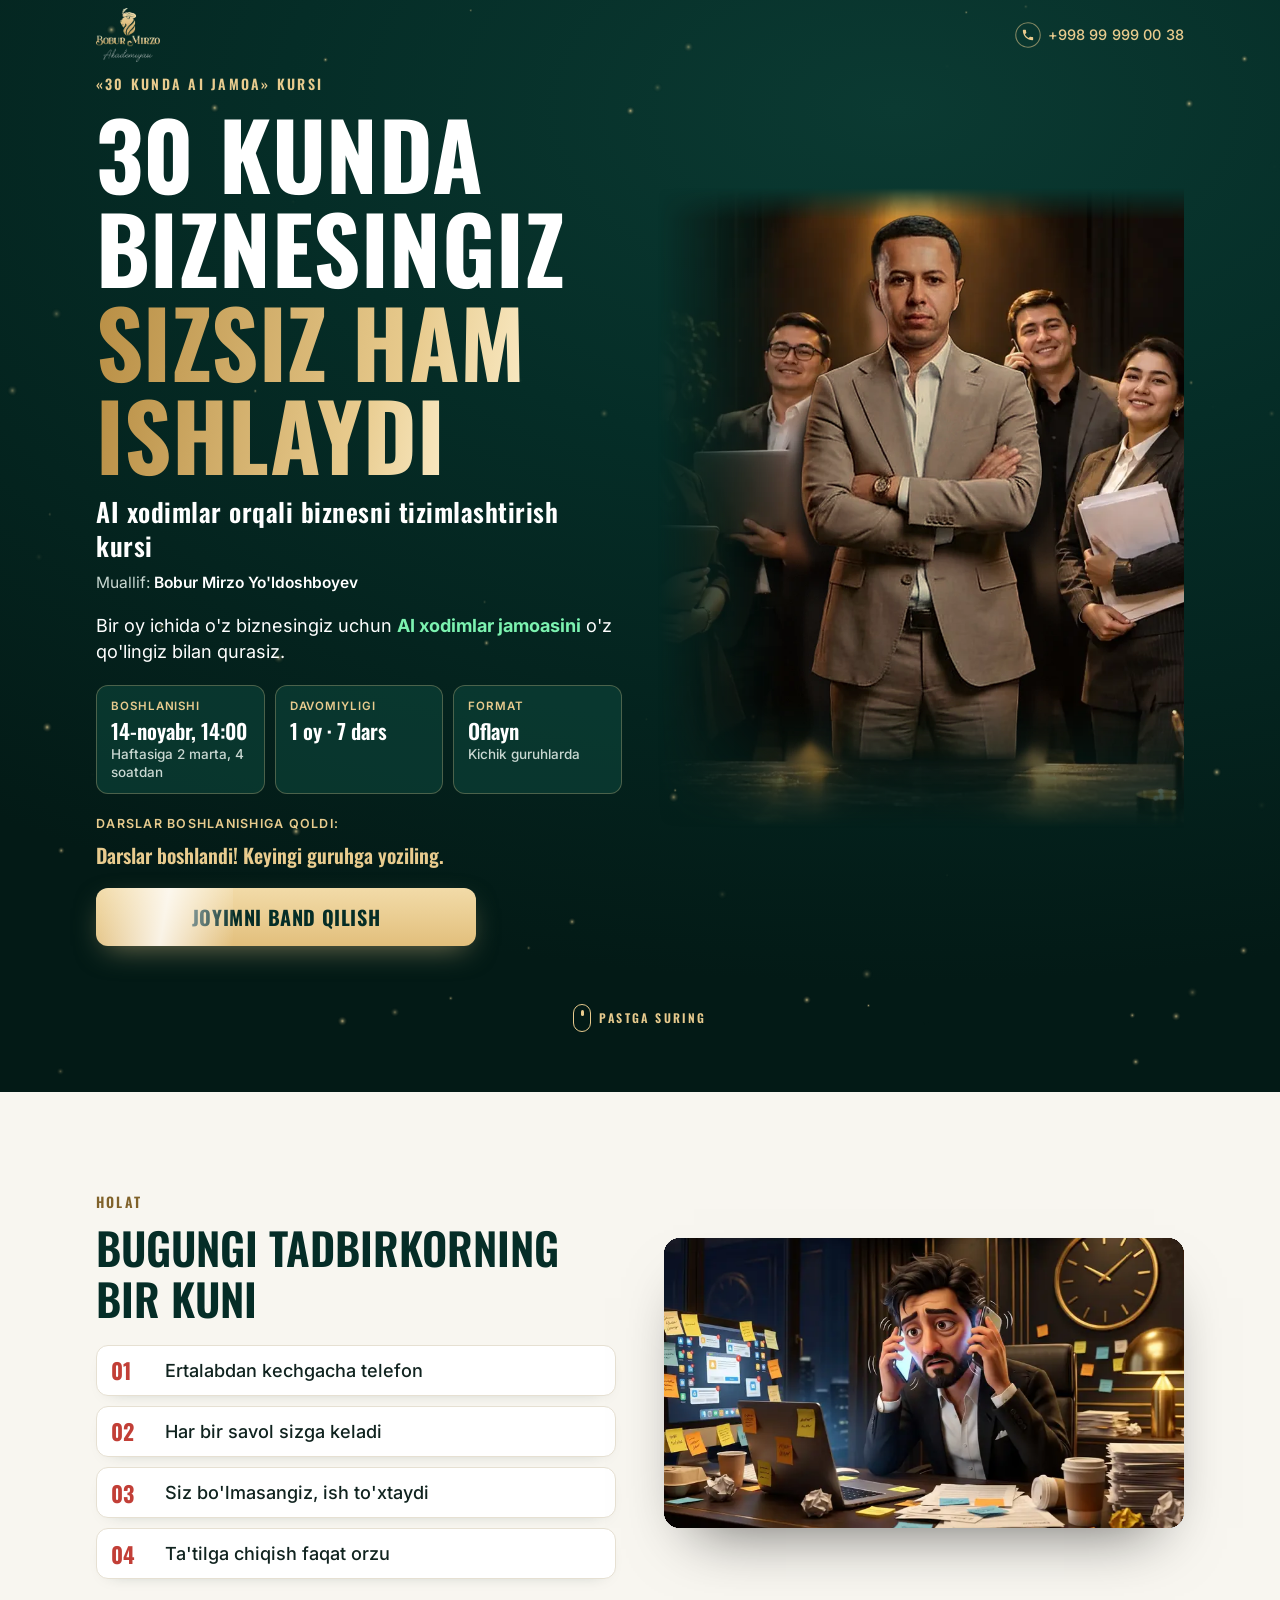
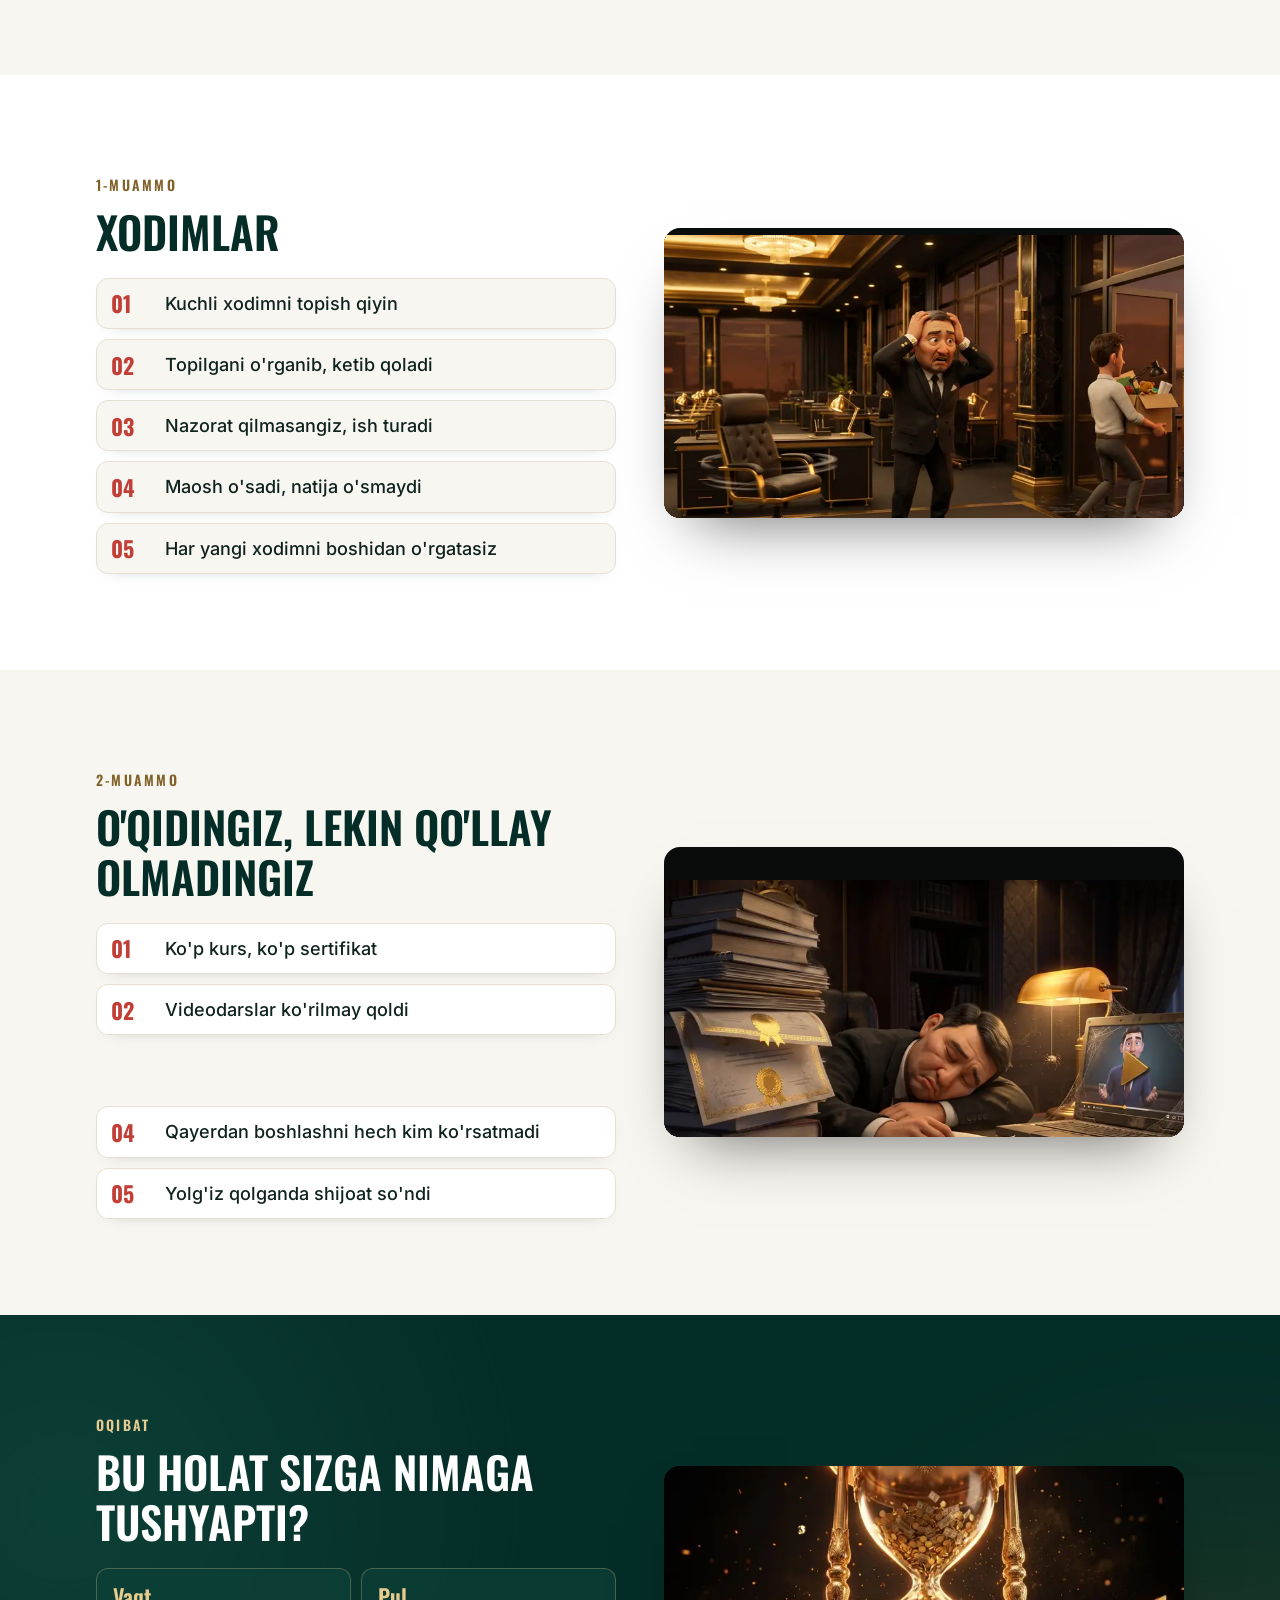
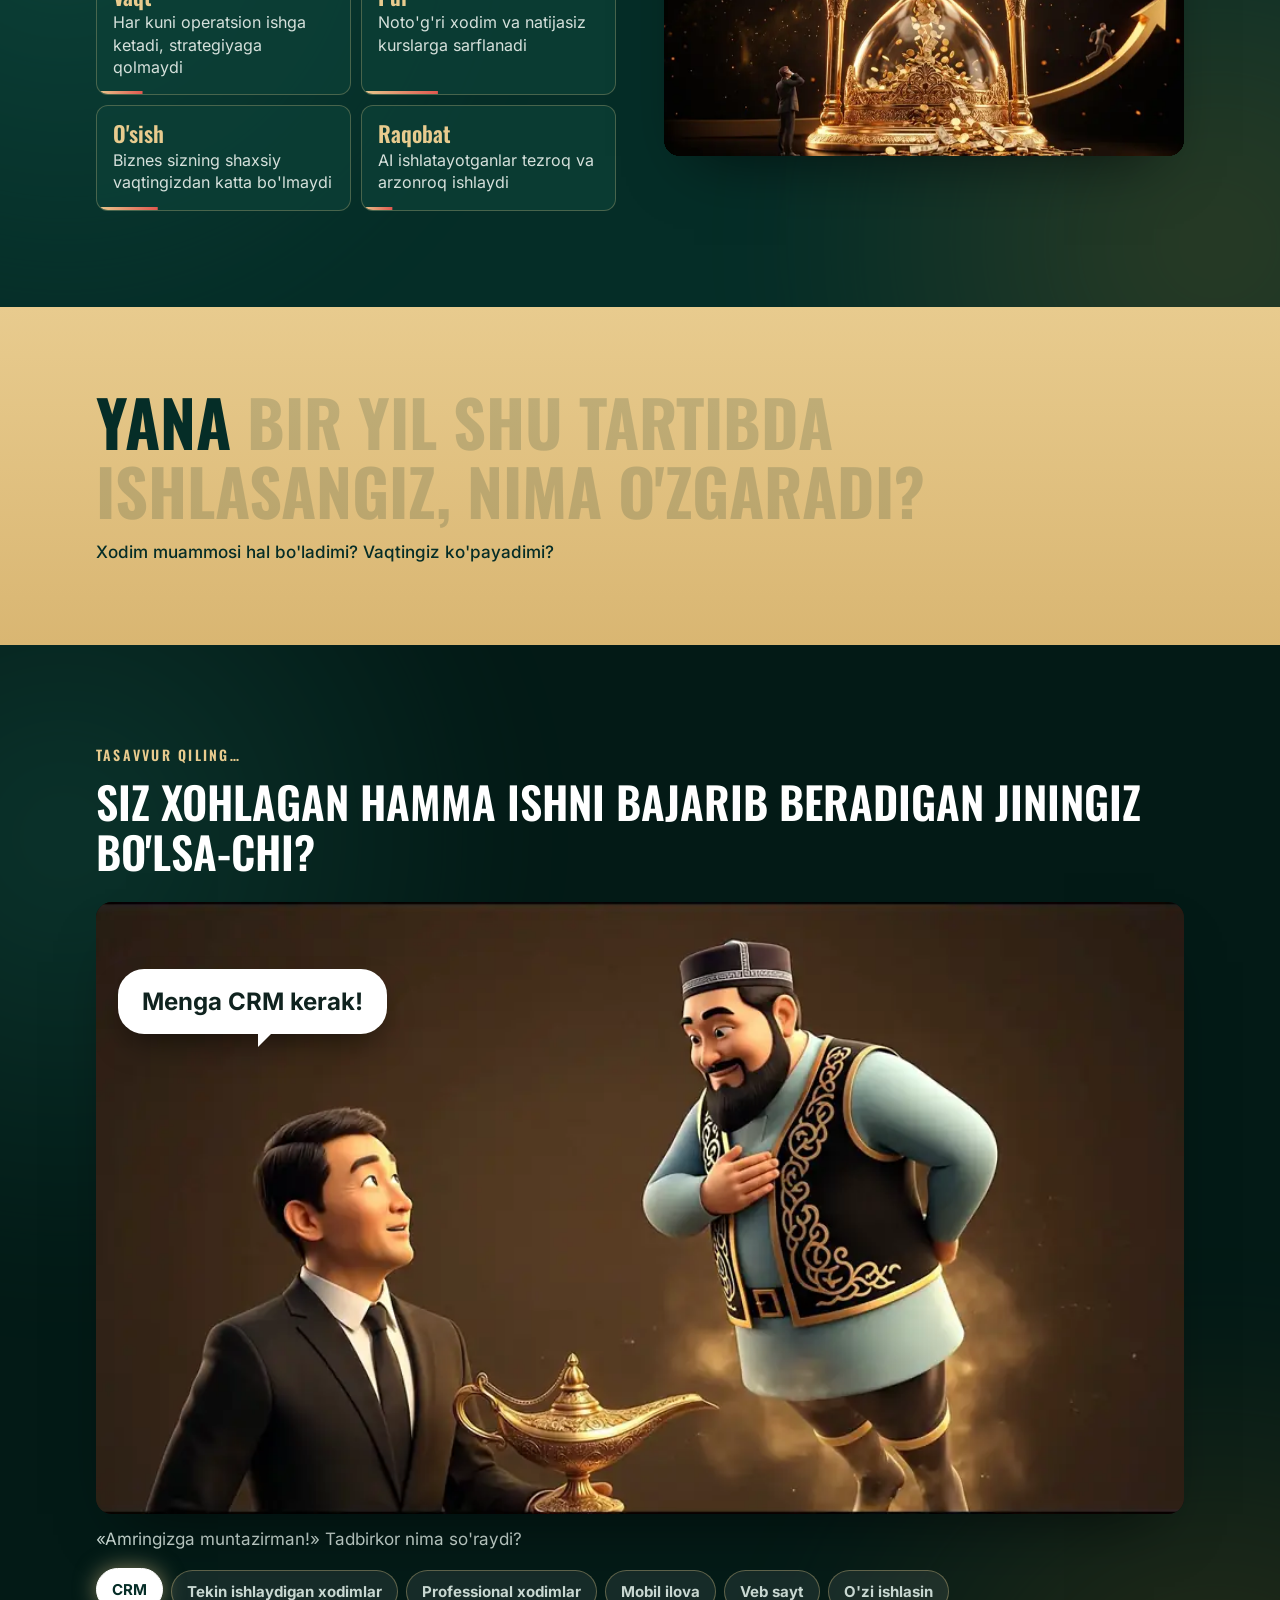
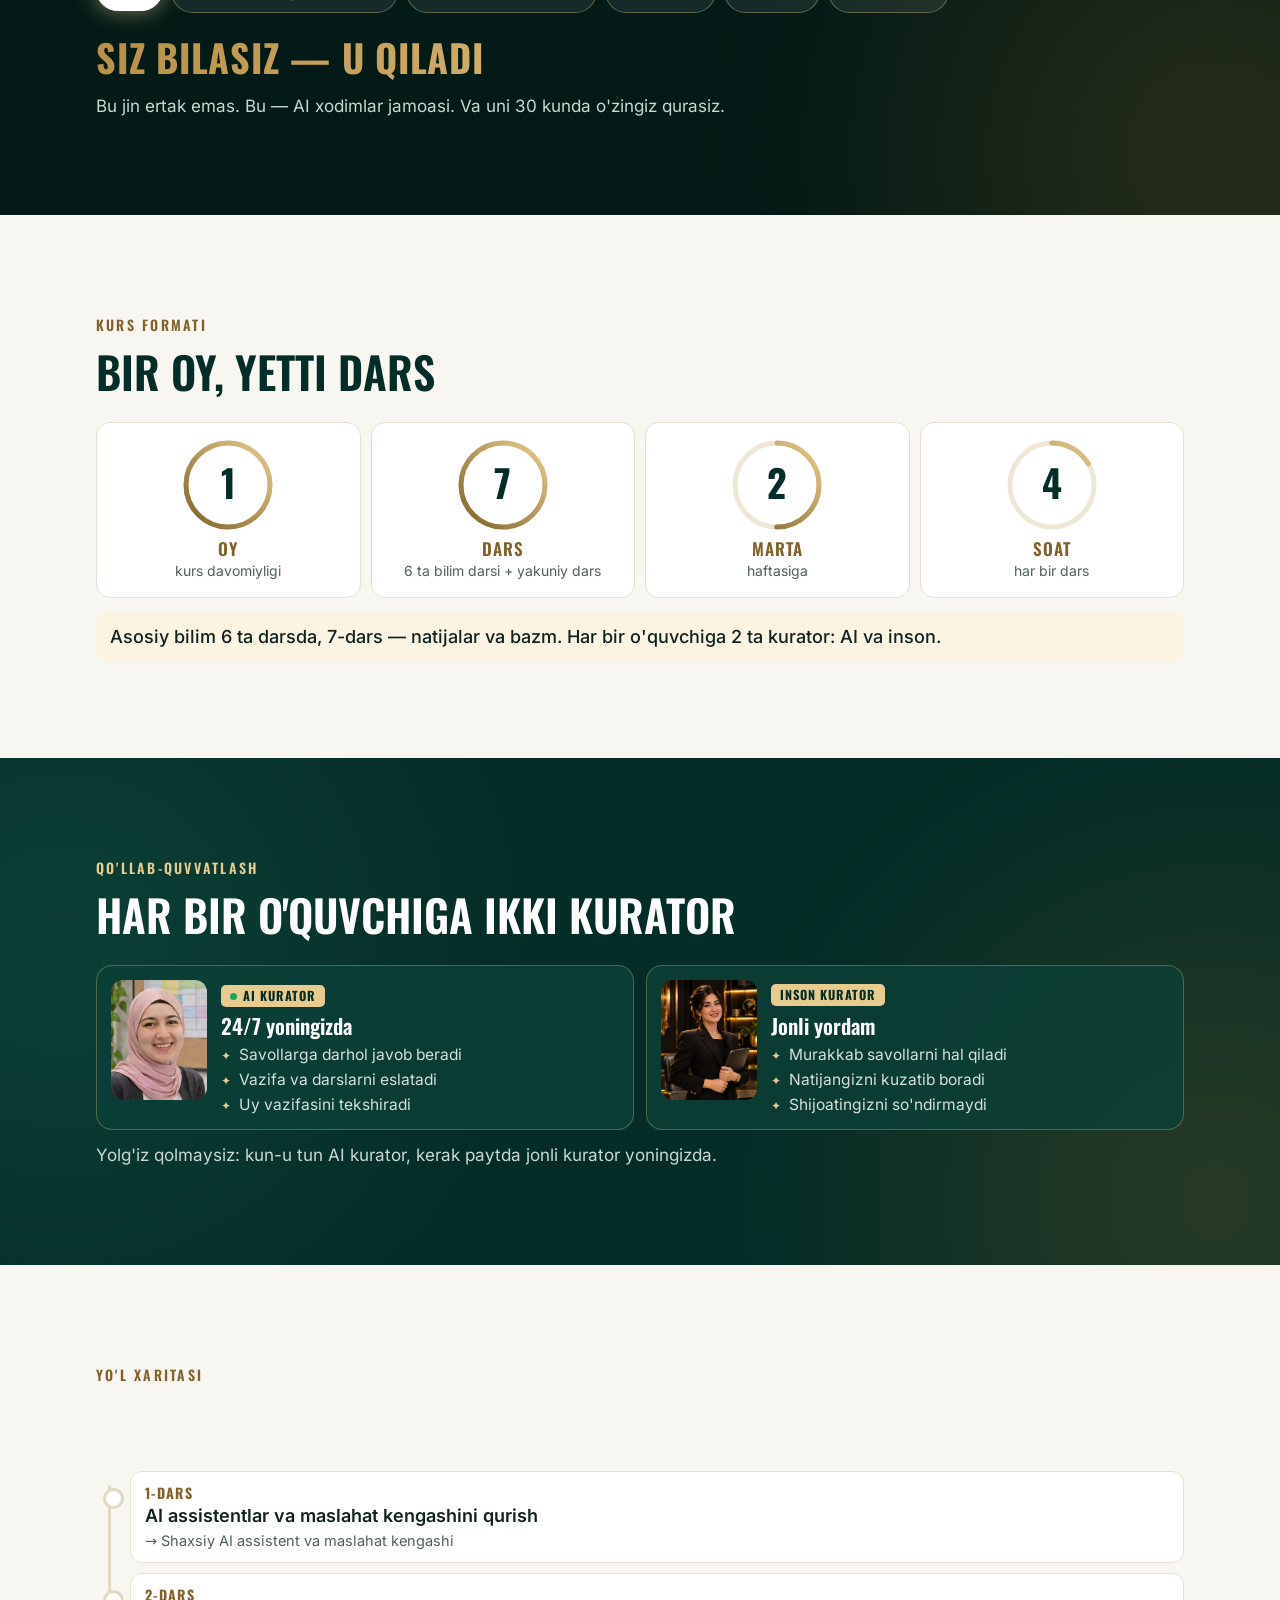
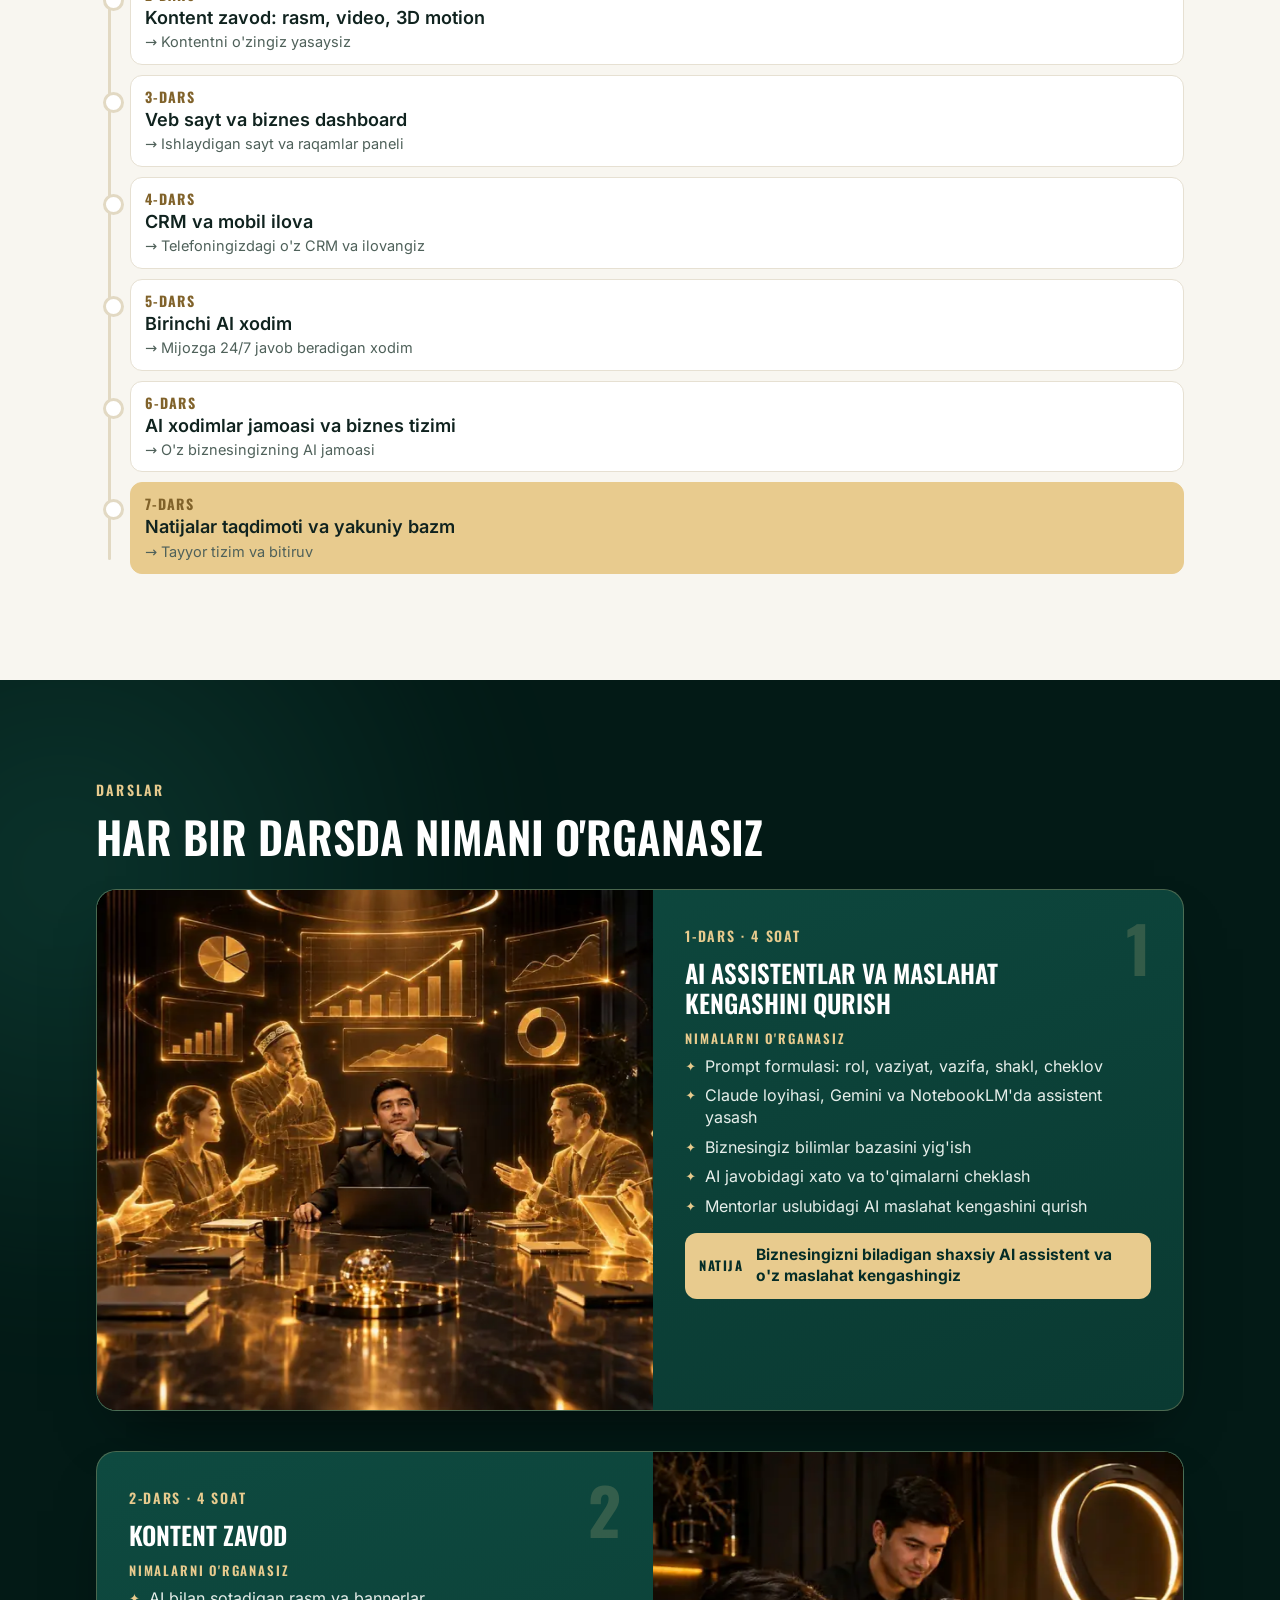
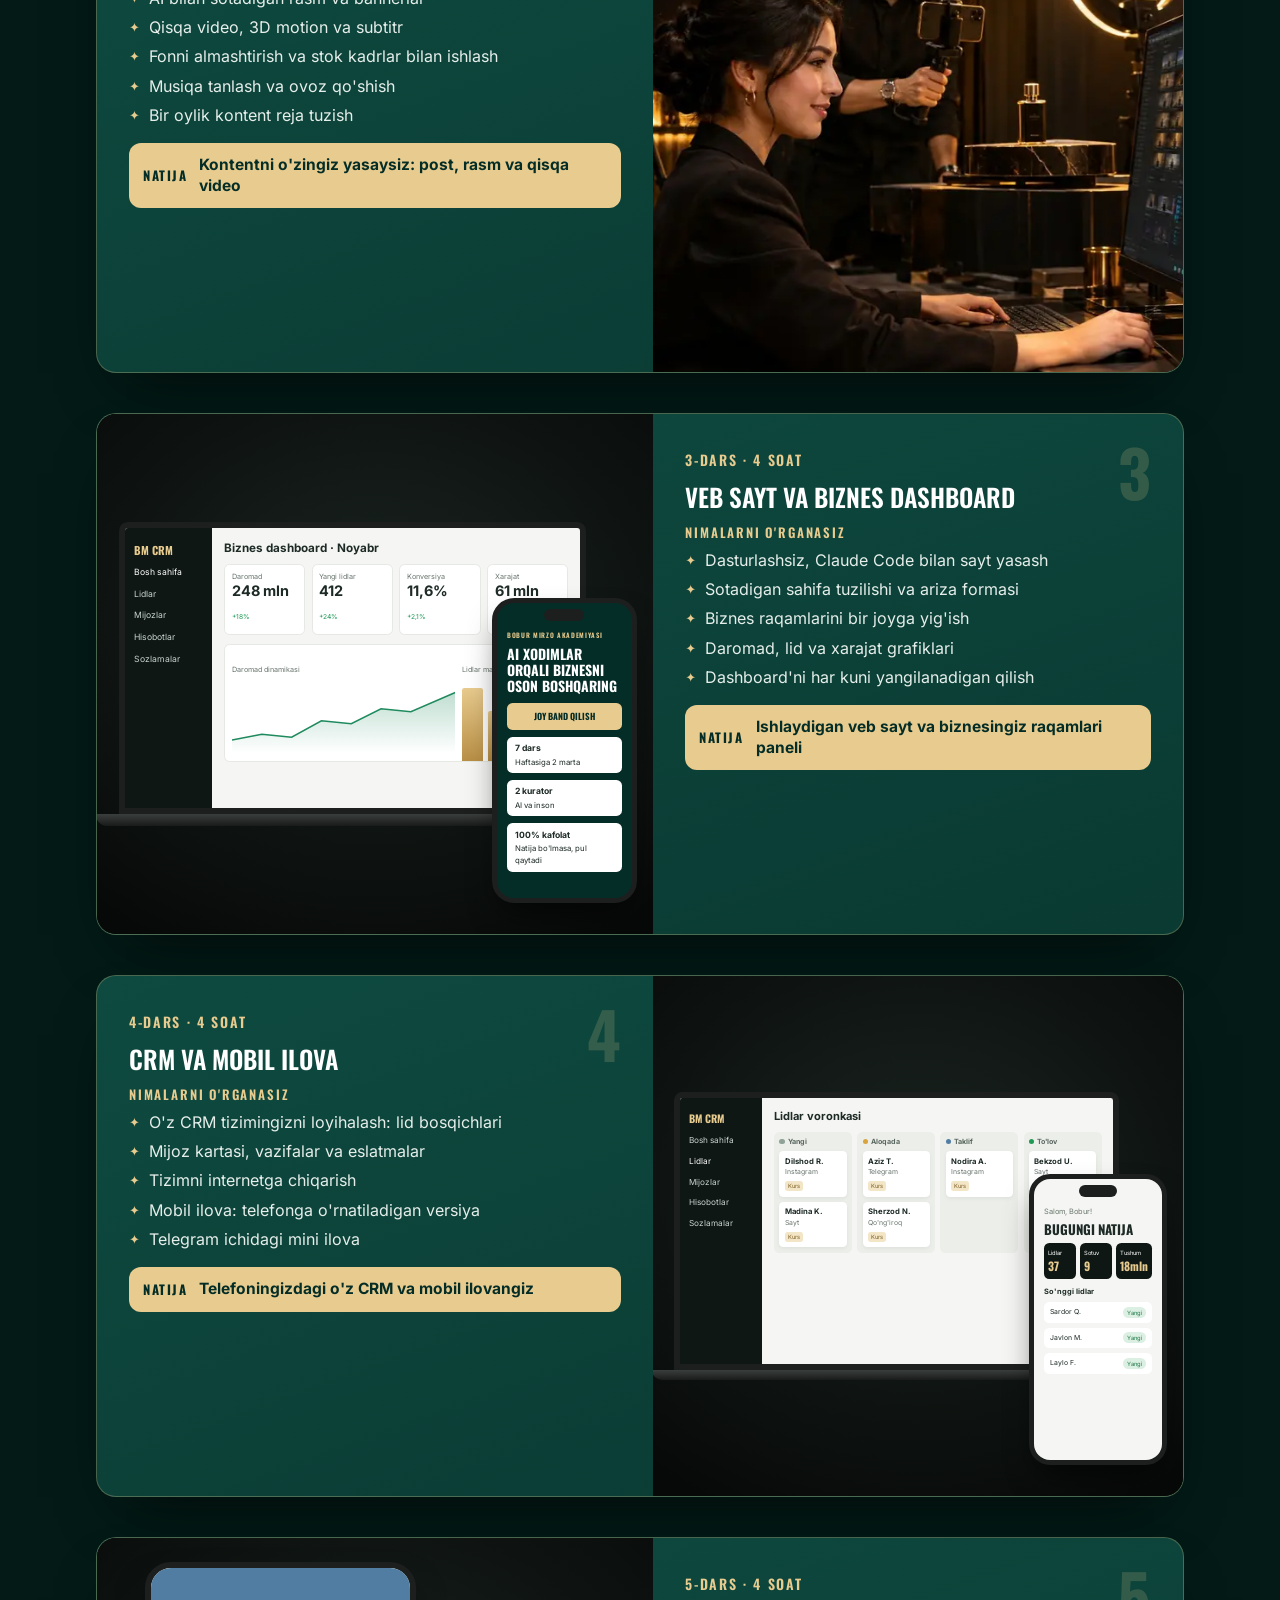
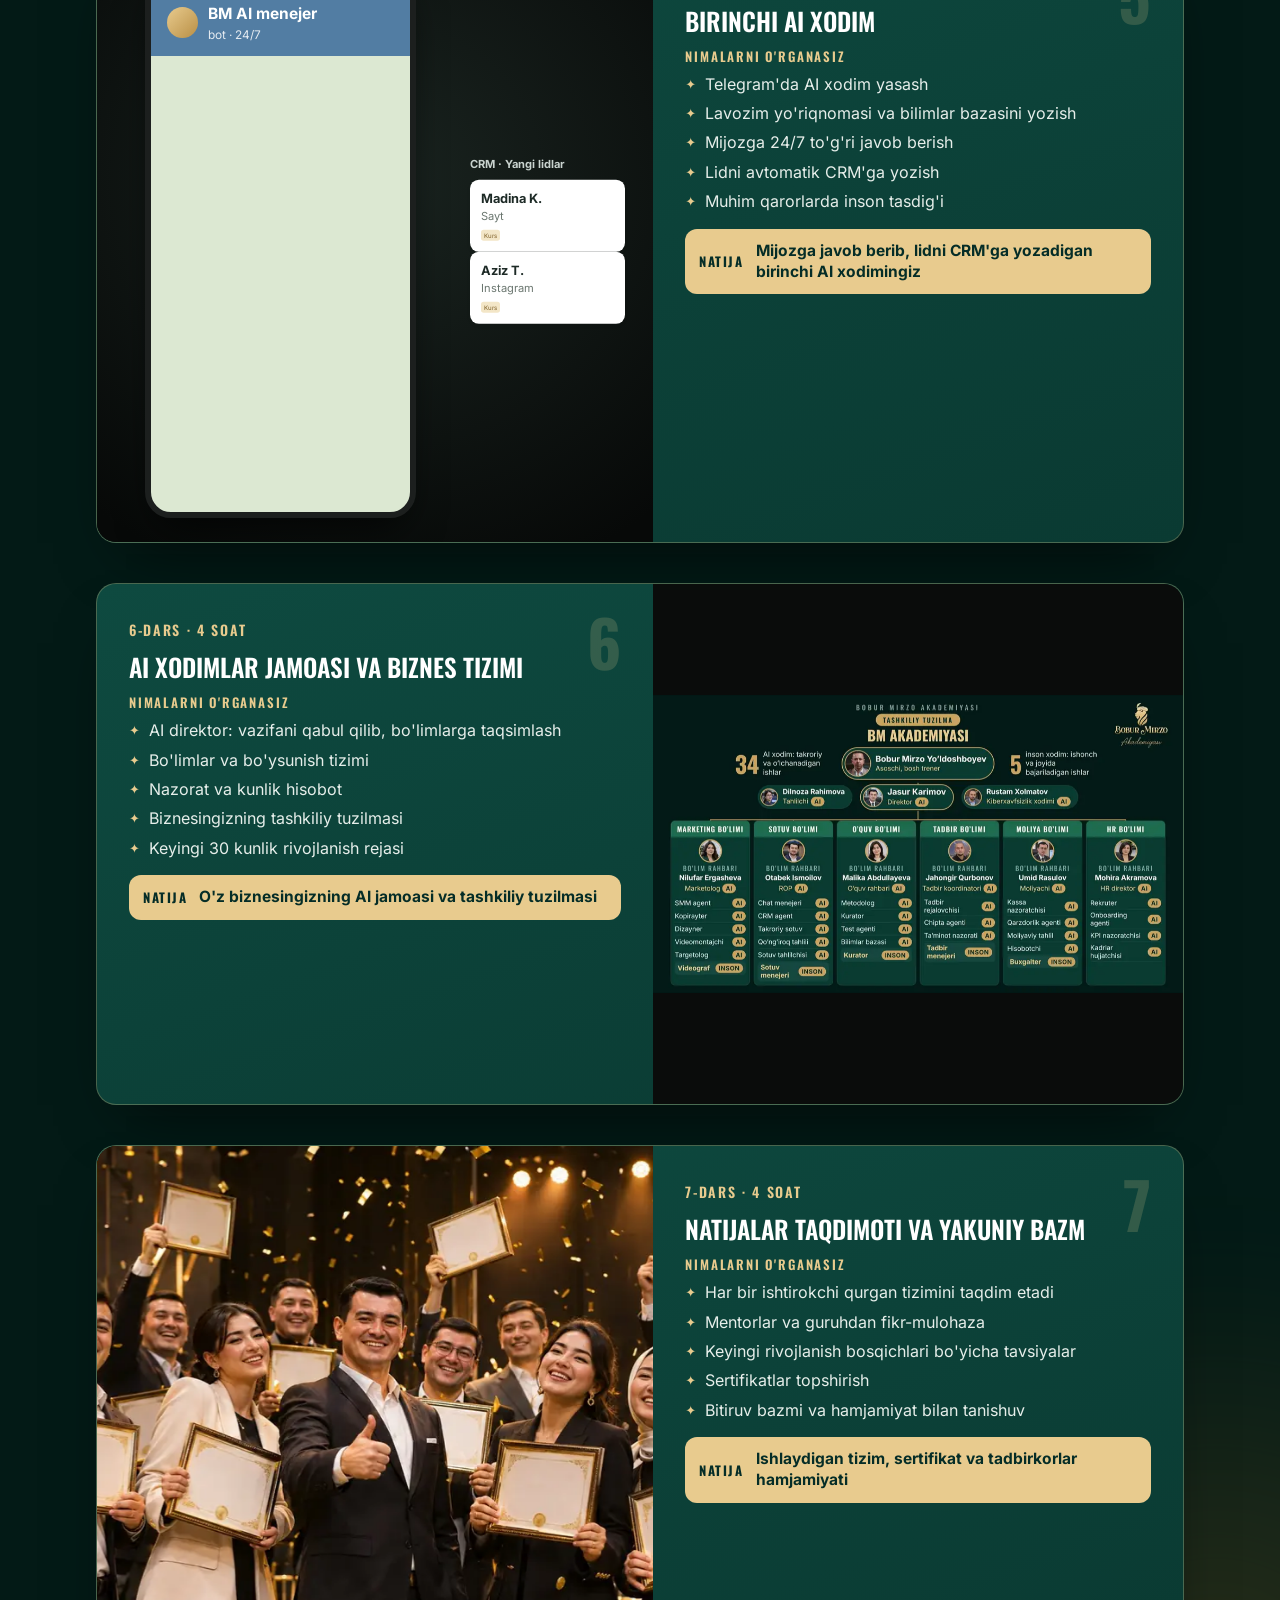
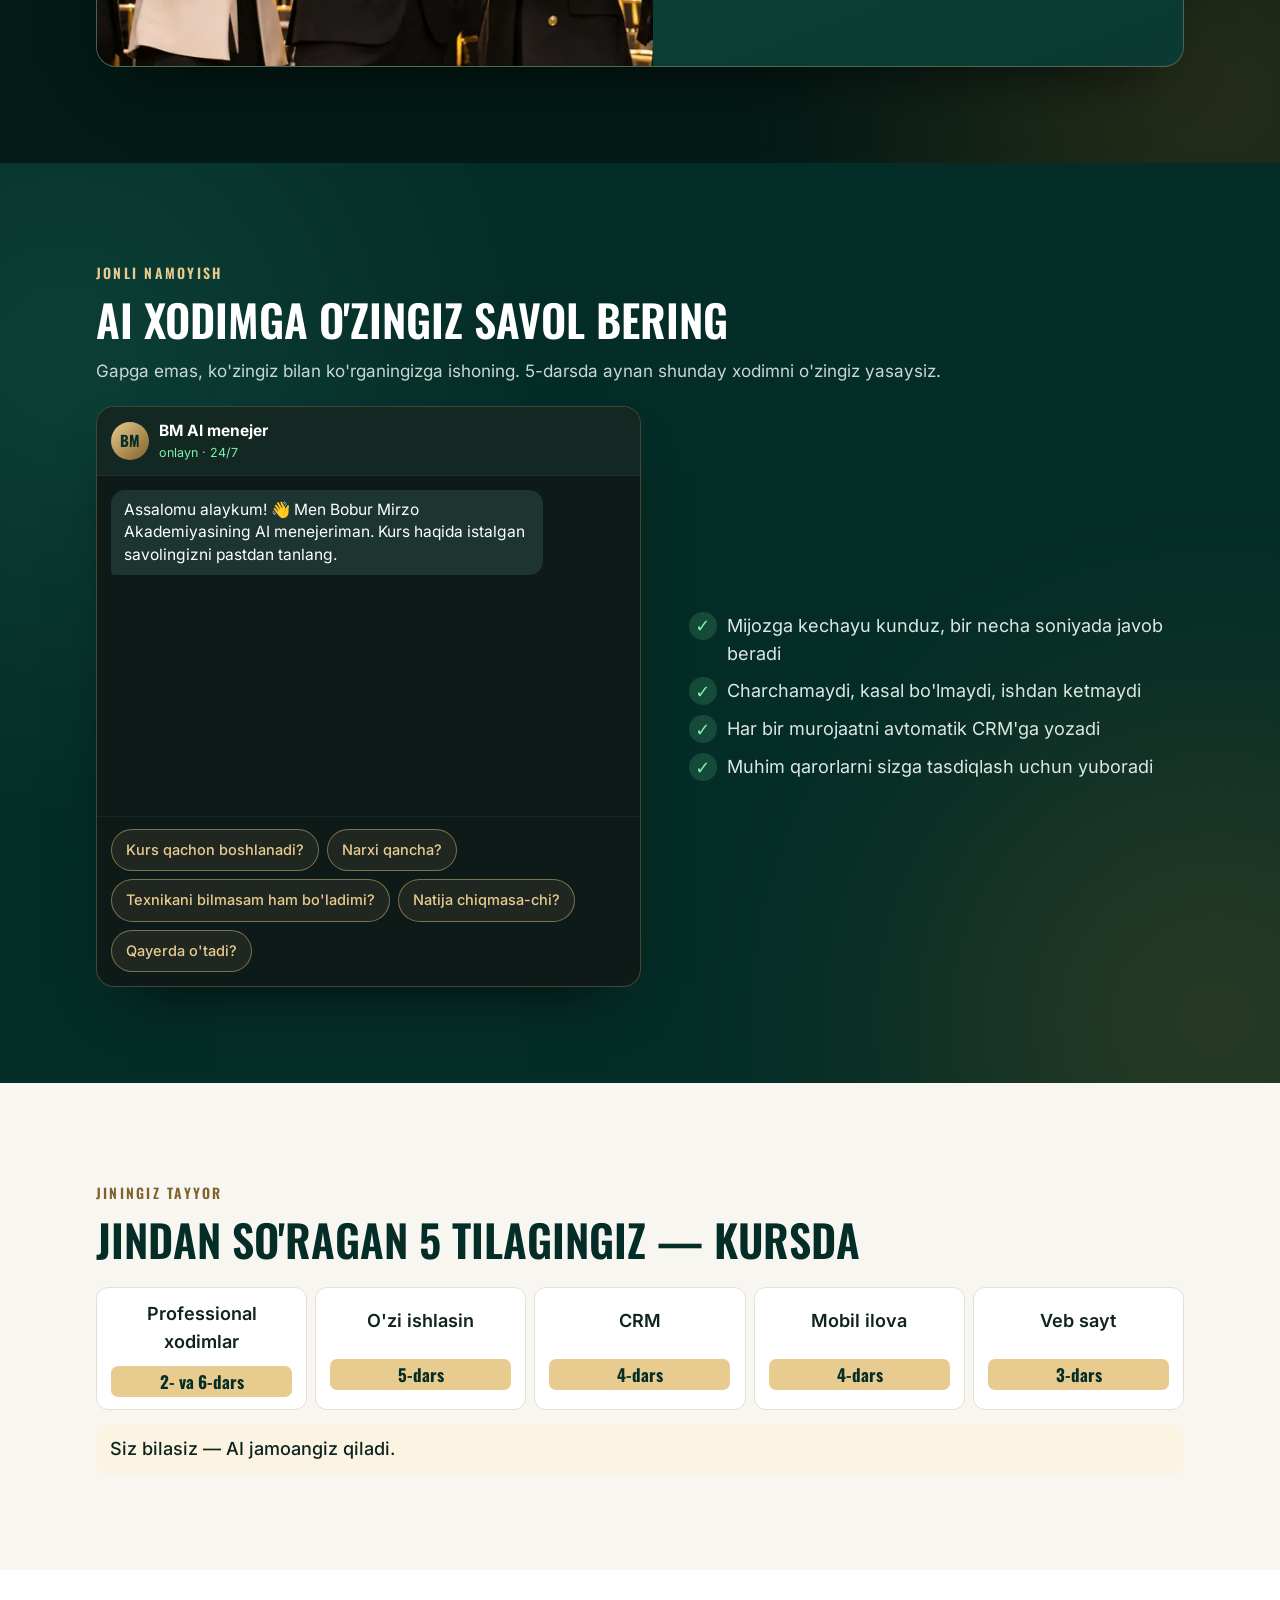
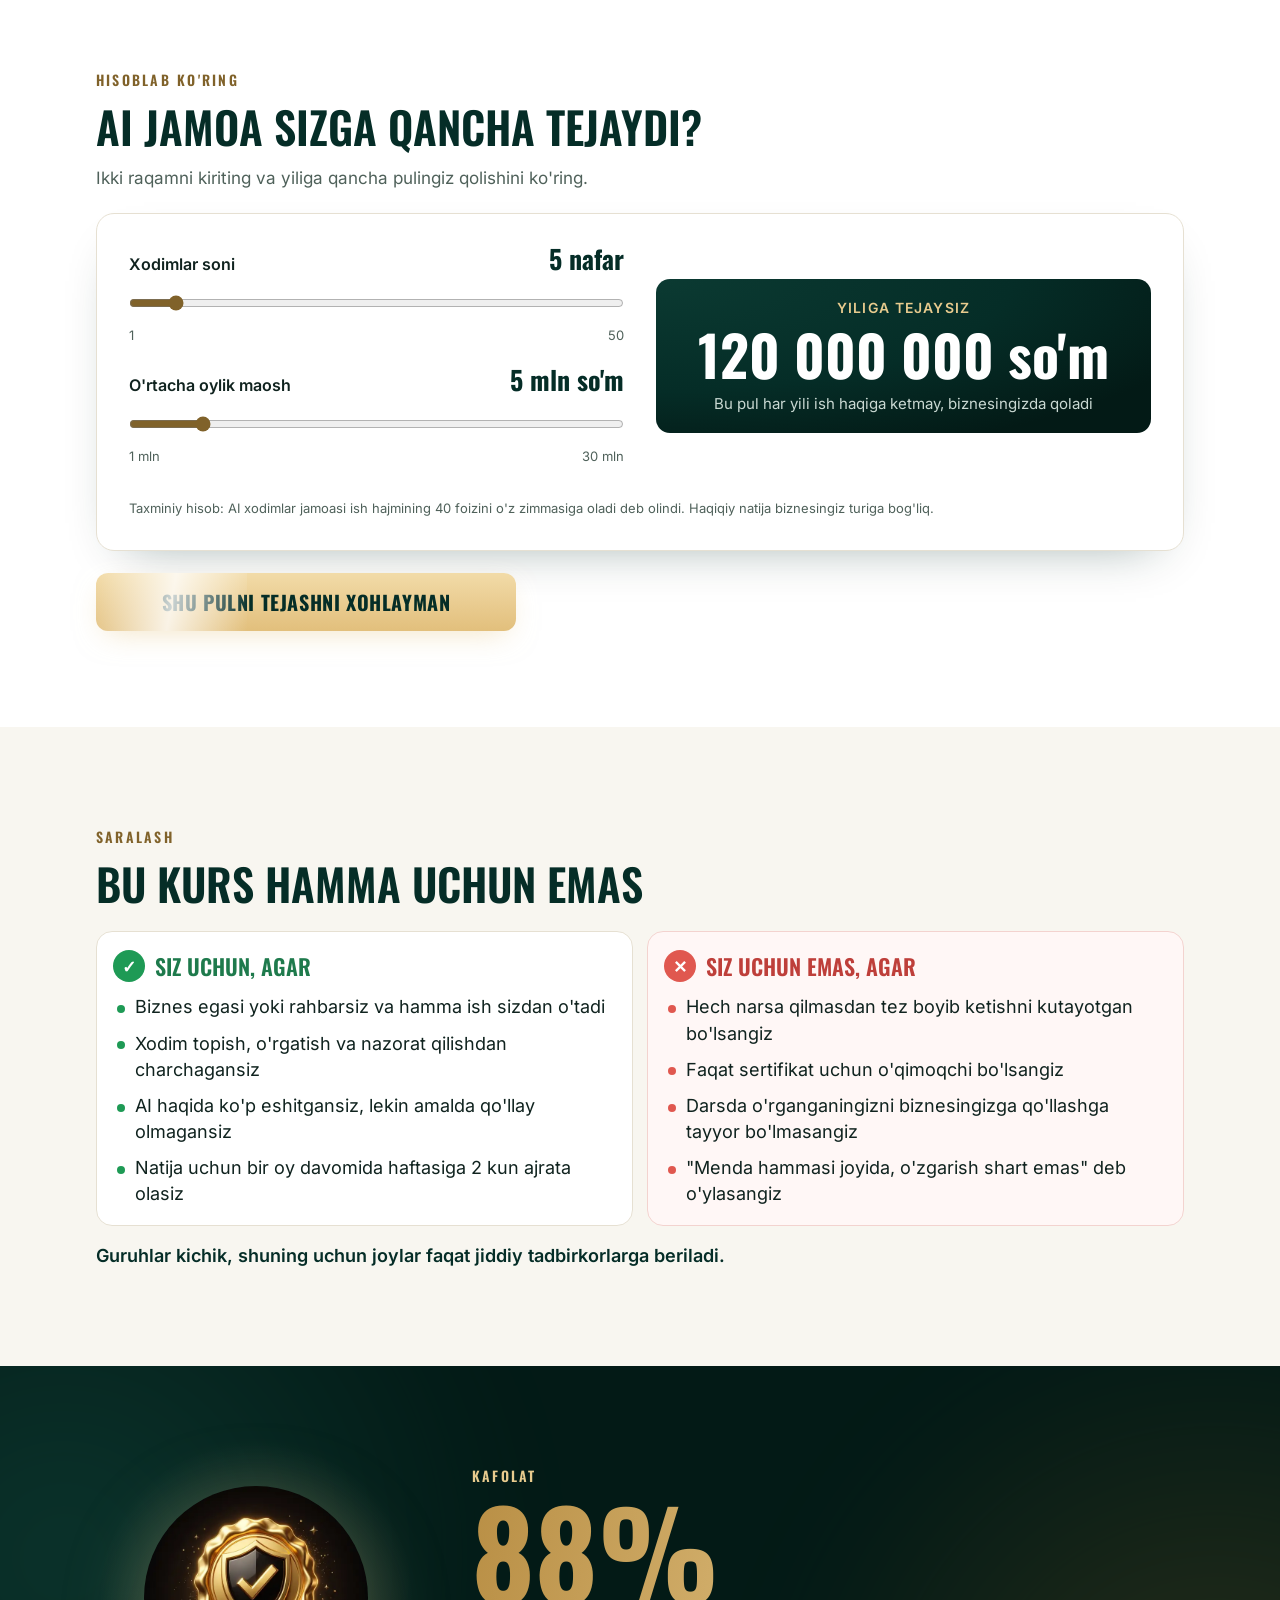
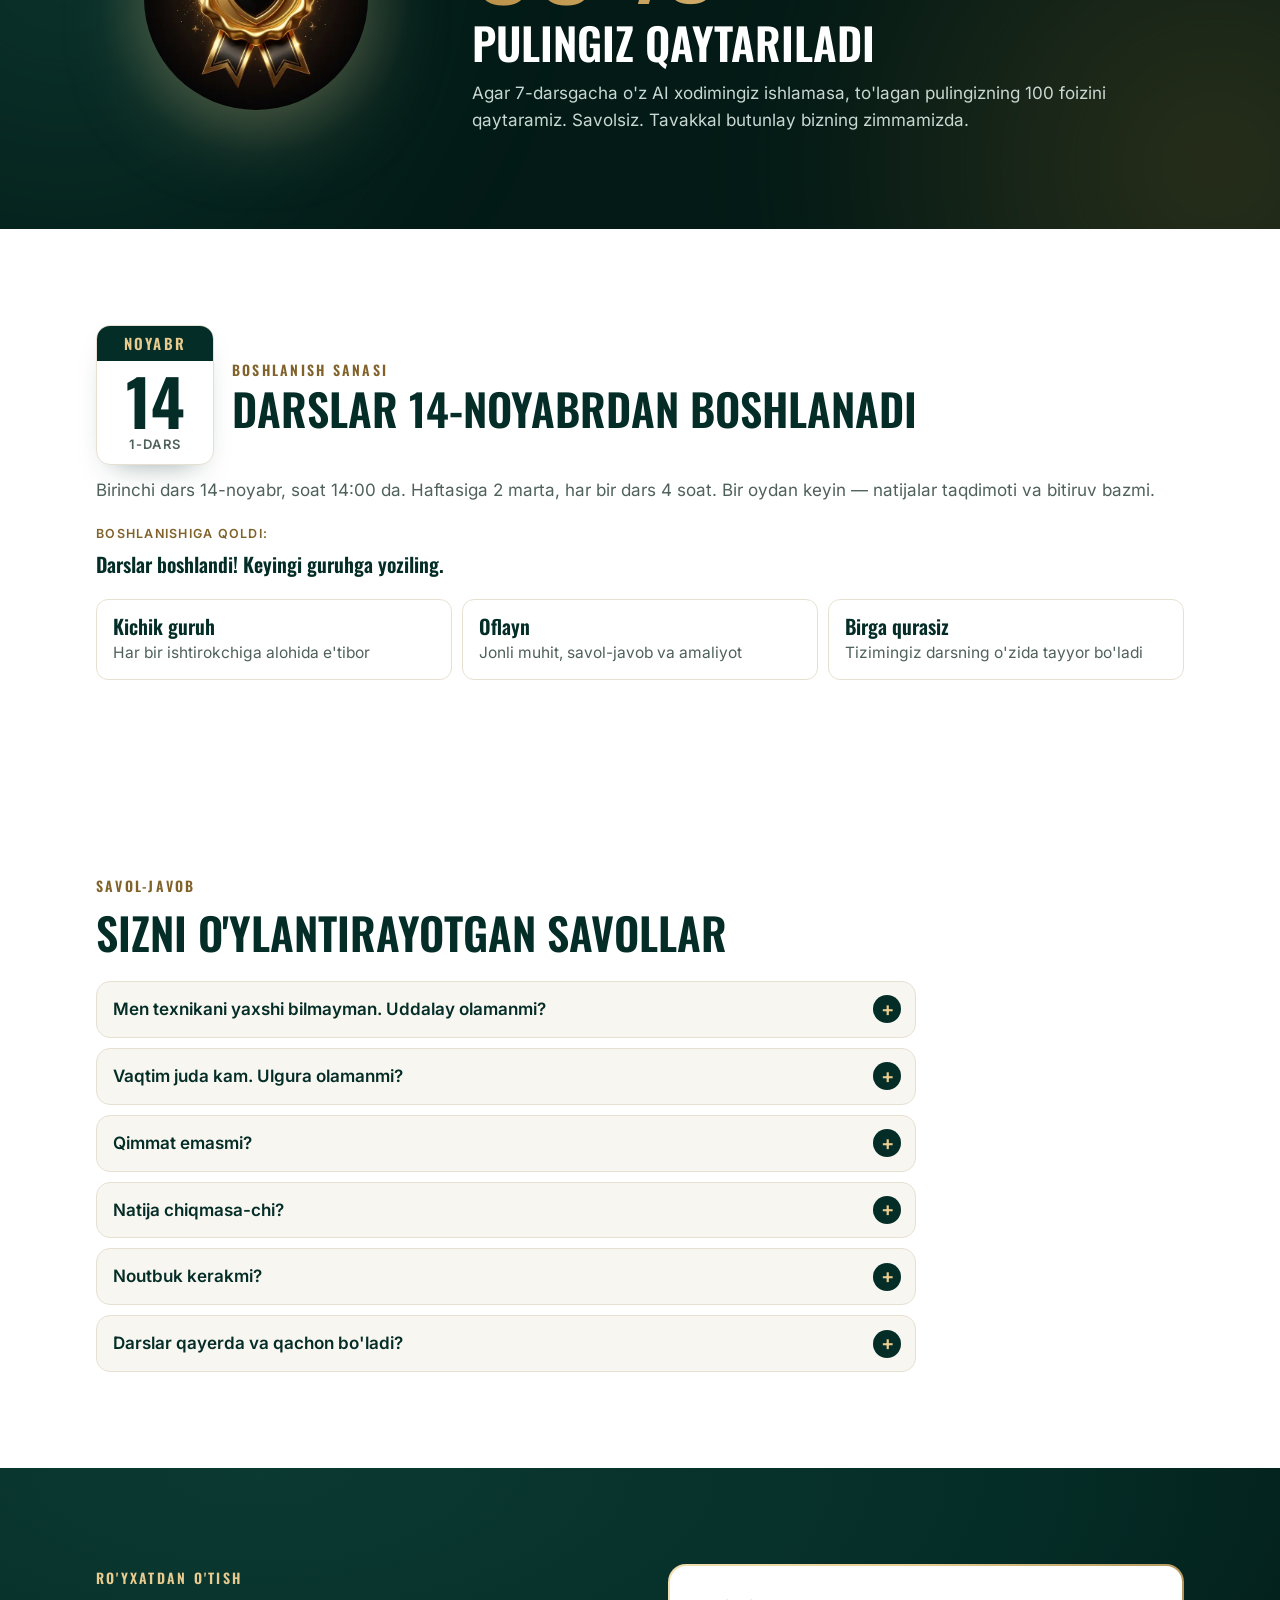
<file: sayt/index.html>
<!doctype html>
<html lang="uz">
<head>
<meta charset="utf-8">
<meta name="viewport" content="width=device-width, initial-scale=1, viewport-fit=cover">
<title>30 kunda AI jamoa | AI xodimlar orqali biznesni tizimlashtirish kursi</title>
<meta name="description" content="Bir oyda o'z biznesingiz uchun AI xodimlar jamoasini o'z qo'lingiz bilan qurasiz. 7 dars, oflayn, kichik guruhlarda. Darslar 14-noyabrdan.">
<meta name="theme-color" content="#031A16">
<meta property="og:title" content="30 kunda AI jamoa">
<meta property="og:description" content="AI xodimlar orqali biznesni tizimlashtirish kursi. Muallif: Bobur Mirzo Yo'ldoshboyev.">
<link rel="preload" as="image" href="assets/web/cover.webp" fetchpriority="high">
<link rel="preload" as="font" type="font/woff2" href="assets/fonts/oswald.woff2" crossorigin>
<style>
@font-face{font-family:'Inter';font-weight:400 700;font-display:swap;src:url(assets/fonts/inter.woff2) format('woff2')}
@font-face{font-family:'Oswald';font-weight:400 700;font-display:swap;src:url(assets/fonts/oswald.woff2) format('woff2')}
:root{
  --em:#052D27;--em2:#0C4037;--deep:#031A16;--gold:#CBA462;--gold-l:#E8CB8E;--gold-d:#80622A;
  --ink:#10231F;--mut:#4F615A;--paper:#F8F6F0;--line:#E6E0D2;--white:#fff;--red:#E0584F;--green:#7CF2B0;
  --head:'Oswald',Impact,'Arial Narrow',sans-serif;--body:'Inter',system-ui,-apple-system,'Segoe UI',Roboto,Arial,sans-serif;
  --ease:cubic-bezier(.2,.75,.2,1);
}
*{box-sizing:border-box;margin:0}
html{scroll-behavior:smooth;-webkit-text-size-adjust:100%}
body{background:var(--deep);color:#fff;font:400 17px/1.55 var(--body);overflow-x:hidden}
img{display:block;max-width:100%;height:auto}
a{color:inherit}
ul,ol{list-style:none;padding:0}
button,input{font:inherit}
:focus-visible{outline:3px solid var(--gold);outline-offset:2px}
.wrap{width:min(100%,1120px);margin:0 auto;padding:0 16px;position:relative;z-index:1}

/* ---------- harakat asoslari ---------- */
.rv{opacity:0;transform:translateY(34px);transition:opacity .9s var(--ease),transform .9s var(--ease);transition-delay:var(--d,0s)}
.rv.l{transform:translateX(-36px)}
.rv.z{transform:scale(.92)}
.rv.in{opacity:1;transform:none}
.prog{position:fixed;left:0;top:0;height:3px;width:100%;z-index:20;transform-origin:0 50%;transform:scaleX(0);background:linear-gradient(90deg,#80622A,#E8CB8E,#FFF3D2)}
.glow{position:fixed;left:0;top:0;width:520px;height:520px;margin:-260px 0 0 -260px;border-radius:50%;pointer-events:none;z-index:2;background:radial-gradient(closest-side,rgba(232,203,142,.13),transparent);mix-blend-mode:screen;opacity:0;transition:opacity .4s}
.aura{position:relative;overflow:hidden;isolation:isolate}
.aura::before,.aura::after{content:"";position:absolute;width:70vmax;height:70vmax;border-radius:50%;filter:blur(60px);opacity:.33;z-index:0;pointer-events:none;animation:drift 22s ease-in-out infinite alternate}
.aura::before{left:-30vmax;top:-20vmax;background:radial-gradient(closest-side,#1D6B5C,transparent)}
.aura::after{right:-30vmax;bottom:-30vmax;background:radial-gradient(closest-side,#7A5A22,transparent);animation-delay:-11s}
@keyframes drift{to{transform:translate(12vmax,8vmax) scale(1.15)}}
.paused .aura::before,.paused .aura::after{animation-play-state:paused}

/* ---------- sarlavha ---------- */
.top{position:relative;z-index:3;background:transparent}
.top .wrap{display:flex;align-items:center;justify-content:space-between;gap:12px;padding-block:8px}
.top img{height:54px;width:auto}
.tel{display:inline-flex;align-items:center;gap:7px;color:var(--gold-l);font-weight:500;font-size:14.5px;letter-spacing:.01em;text-decoration:none;white-space:nowrap;padding:12px 0}
.tel svg{width:26px;height:26px;flex:none}

/* ---------- birinchi ekran ---------- */
.hero{position:relative;background:radial-gradient(120% 80% at 70% 10%,#0B3A32 0,#052D27 40%,#031A16 100%);padding-bottom:34px;margin-top:-70px;padding-top:70px;overflow:hidden}
.dust{position:absolute;inset:0;width:100%;height:100%;z-index:1;pointer-events:none}
.ph{margin:0 -16px;position:relative;overflow:hidden;aspect-ratio:1.07}
.ph img{width:100%;height:100%;object-fit:cover;object-position:46% 20%;animation:kb 20s ease-in-out infinite alternate;
  -webkit-mask-image:linear-gradient(transparent 0,#000 18%,#000 60%,transparent 98%);mask-image:linear-gradient(transparent 0,#000 18%,#000 60%,transparent 98%)}
@keyframes kb{from{transform:scale(1.02)}to{transform:scale(1.12) translate(-1.5%,-1%)}}
.sweep{position:absolute;inset:0;pointer-events:none;background:linear-gradient(105deg,transparent 35%,rgba(255,236,190,.22) 50%,transparent 65%);transform:translateX(-120%);animation:sweep 6.5s ease-in-out 1.2s infinite}
@keyframes sweep{0%{transform:translateX(-120%)}45%,100%{transform:translateX(120%)}}
.kicker{display:inline-block;font:600 14px/1 var(--head);letter-spacing:.16em;color:var(--gold-l);text-transform:uppercase}
.hero .kicker{position:relative;margin-top:-56px}
h1{margin-top:10px;font:700 clamp(50px,15.5vw,104px)/.98 var(--head);text-transform:uppercase;letter-spacing:.005em}
h1 .ln{display:block;overflow:hidden;padding-bottom:.04em}
h1 .ln>span{display:inline-block;transform:translateY(110%);animation:up 1s var(--ease) forwards;animation-delay:var(--d)}
@keyframes up{to{transform:none}}
.gold{background:linear-gradient(100deg,#B98F45 0%,#E8CB8E 30%,#FFF4D6 45%,#E8CB8E 60%,#B98F45 100%);background-size:250% 100%;-webkit-background-clip:text;background-clip:text;color:transparent;animation:up 1s var(--ease) forwards,shimmer 5s linear 1.4s infinite}
@keyframes shimmer{to{background-position:-250% 0}}
.fade{opacity:0;animation:fadeup .9s var(--ease) forwards;animation-delay:var(--d)}
@keyframes fadeup{from{opacity:0;transform:translateY(18px)}to{opacity:1;transform:none}}
.sub{margin-top:12px;font:600 clamp(19px,5.4vw,26px)/1.3 var(--head);letter-spacing:.02em}
.author{margin-top:8px;color:#C9D8D2;font-size:15.5px}
.author b{color:#fff;font-weight:600}
.lead{margin-top:18px;font-size:18px;line-height:1.45}
.lead em{font-style:normal;font-weight:700;color:var(--green)}
.facts{margin-top:20px;display:grid;grid-template-columns:1fr 1fr;gap:10px}
.fc{background:rgba(12,64,55,.7);backdrop-filter:blur(6px);border:1px solid rgba(232,203,142,.3);border-radius:12px;padding:12px 14px}
.fc:first-child{grid-column:1/-1}
.fc dt{font-size:11.5px;font-weight:600;letter-spacing:.08em;color:var(--gold-l)}
.fc dd{margin:2px 0 0;font:600 21px/1.25 var(--head)}
.fc small{display:block;font:500 13.5px/1.3 var(--body);color:#C9D8D2;margin-top:2px}
.btn::after{content:"";position:absolute;top:0;bottom:0;left:0;width:36%;background:linear-gradient(100deg,transparent,rgba(255,255,255,.8),transparent);animation:shine 2s ease-in-out infinite;pointer-events:none}
@keyframes shine{0%{transform:translateX(-140%) skewX(-18deg)}45%,100%{transform:translateX(320%) skewX(-18deg)}}
.btn{position:relative;overflow:hidden;display:flex;align-items:center;justify-content:center;width:100%;min-height:58px;padding:12px 20px;border:0;border-radius:12px;background:linear-gradient(180deg,#F2DBA8,#E2BF7C);color:var(--em);font:700 20px/1.2 var(--head);letter-spacing:.03em;text-transform:uppercase;text-decoration:none;cursor:pointer;box-shadow:0 10px 30px -10px rgba(232,203,142,.55);transition:transform .2s,box-shadow .2s}
.btn:hover{transform:translateY(-2px);box-shadow:0 16px 36px -10px rgba(232,203,142,.7)}
.btn:disabled{opacity:.6;cursor:wait}
.hero .btn{margin-top:20px}
.cue{display:flex;justify-content:center;margin-top:22px;color:var(--gold-l);font:600 12px var(--head);letter-spacing:.2em;gap:8px;align-items:center;opacity:.8}
.cue i{width:18px;height:28px;border:1.5px solid var(--gold-l);border-radius:10px;position:relative}
.cue i::after{content:"";position:absolute;left:50%;top:5px;width:3px;height:6px;margin-left:-1.5px;border-radius:2px;background:var(--gold-l);animation:cue 1.6s ease-in-out infinite}
@keyframes cue{50%{transform:translateY(8px);opacity:.3}}

/* ---------- bo'limlar ---------- */
section.s{padding:64px 0;position:relative}
.light{background:var(--paper);color:var(--ink)}
.white{background:#fff;color:var(--ink)}
.dark{background:var(--em)}
.deep{background:var(--deep)}
h2{margin-top:8px;font:600 clamp(27px,7.6vw,44px)/1.15 var(--head);text-transform:uppercase}
.light h2,.white h2{color:var(--em)}
.light .kicker,.white .kicker{color:var(--gold-d)}
.intro{margin-top:12px;color:#C9D8D2;font-size:17px}
.light .intro,.white .intro{color:var(--mut)}
.pic{margin-top:24px;border-radius:16px;overflow:hidden;background:#0A0C0B;position:relative;box-shadow:0 30px 60px -30px rgba(0,0,0,.6)}
.pic img{width:100%;transform:scale(1.12);will-change:transform}
.pic::after{content:"";position:absolute;inset:0;background:linear-gradient(105deg,transparent 40%,rgba(255,236,190,.16) 50%,transparent 60%);transform:translateX(-120%);pointer-events:none}
.pic.in::after{animation:sweep 1.8s ease-out .3s}
.split{display:grid;gap:8px}
.num{margin-top:20px;display:grid;gap:10px}
.num li{display:grid;grid-template-columns:42px 1fr;gap:12px;align-items:center;background:#fff;border:1px solid var(--line);border-radius:12px;padding:12px 14px;font-weight:500;line-height:1.4;box-shadow:0 6px 18px -14px rgba(5,45,39,.4)}
.white .num li{background:var(--paper)}
.num li span{font:700 22px/1 var(--head);color:#C23F37}
.num li.in span{animation:pulse 1.2s ease-out}
@keyframes pulse{0%{text-shadow:0 0 0 rgba(224,88,79,.0)}40%{text-shadow:0 0 18px rgba(224,88,79,.8)}100%{text-shadow:none}}

/* oqibat */
.cost{margin-top:20px;display:grid;gap:10px}
.cost li{background:rgba(12,64,55,.75);border:1px solid rgba(232,203,142,.28);border-radius:12px;padding:14px 16px 16px;position:relative;overflow:hidden}
.cost b{display:block;font:600 22px/1.2 var(--head);color:var(--gold-l)}
.cost span{display:block;margin-top:2px;color:#D5E0DB;font-size:16px;line-height:1.4}
.cost i{position:absolute;left:0;bottom:0;height:3px;width:100%;background:linear-gradient(90deg,#E8CB8E,#E0584F);transform-origin:0 50%;transition:transform 2.6s cubic-bezier(.4,0,.2,1) .4s}
.cost li.in i{transform:scaleX(var(--to,.2))}
.sand{position:absolute;inset:0;pointer-events:none}

/* savol */
.ask{background:linear-gradient(180deg,#E8CB8E,#D9B672);color:var(--em);padding:80px 0;position:relative;overflow:hidden}
.ask p{font:700 clamp(32px,9vw,64px)/1.08 var(--head);text-transform:uppercase}
.ask p .w{opacity:.16;transition:opacity .25s}
.ask p .w.on{opacity:1}
.ask small{display:block;margin-top:16px;font:500 17px/1.4 var(--body)}

/* jin */
.jin-pic{position:relative;container-type:inline-size;aspect-ratio:16/9}
.jin-pic video{position:absolute;inset:0;width:100%;height:100%;object-fit:cover;background:#1E1916}
.sb{position:absolute;z-index:3;max-width:42%;padding:1.6cqw 2.2cqw;border-radius:2.4cqw;font:700 clamp(11px,2.9cqw,24px)/1.25 var(--body);box-shadow:0 1.4cqw 3cqw -1cqw rgba(0,0,0,.6);opacity:0;transform:scale(.4);transition:opacity .35s,transform .45s cubic-bezier(.3,1.6,.5,1);pointer-events:none}
.sb.on{opacity:1;transform:none}
.sb::after{content:"";position:absolute;width:0;height:0;border:1.4cqw solid transparent}
.sb-jin{left:25%;top:2%;max-width:31%;background:linear-gradient(180deg,#F6DFA8,#E2BF7C);color:var(--em);transform-origin:100% 100%}
.sb-jin::after{right:2.4cqw;bottom:-2.6cqw;border-top-color:#E2BF7C;border-right-width:0}
.sb-man{left:2%;top:11%;background:#fff;color:var(--ink);transform-origin:70% 100%}
.sb-man::after{left:52%;bottom:-2.6cqw;border-top-color:#fff;border-left-width:0}
@media (max-width:620px){
  .jin-pic{aspect-ratio:4/3}
  .jin-pic video{object-position:40% 50%}
  .sb{font-size:clamp(12px,3.9cqw,17px);padding:2.2cqw 3cqw;border-radius:3cqw}
  .sb-jin{left:17%;top:2%;max-width:44%}
  .sb-man{left:2%;top:10%;max-width:56%}
  .sb-man::after{left:42%}
}
.replay{position:absolute;right:2%;bottom:3%;z-index:3;border:1px solid rgba(232,203,142,.5);background:rgba(3,26,22,.65);color:var(--gold-l);border-radius:30px;padding:6px 12px;font:600 13px var(--body);cursor:pointer;opacity:0;transition:opacity .4s;pointer-events:none}
.replay.on{opacity:1;pointer-events:auto}
.wish{margin-top:18px;display:flex;flex-wrap:wrap;gap:8px}
.wish li{padding:9px 15px;border-radius:30px;background:rgba(255,255,255,.08);border:1px solid rgba(232,203,142,.35);color:#C9D8D2;font-weight:700;font-size:15px;transition:background .4s,color .4s,transform .4s,box-shadow .4s}
.wish li.lit{background:#fff;color:var(--em);border-color:#fff;transform:translateY(-2px);box-shadow:0 0 22px rgba(232,203,142,.55)}
.motto{margin-top:22px;font:700 clamp(26px,7vw,38px)/1.2 var(--head);text-transform:uppercase;letter-spacing:.02em;min-height:1.2em}
.motto .typed{border-right:2px solid var(--gold-l);padding-right:4px;animation:caret 1s steps(1) infinite}
@keyframes caret{50%{border-color:transparent}}

/* format */
.stats{margin-top:24px;display:grid;grid-template-columns:1fr 1fr;gap:10px}
.stats li{background:#fff;border:1px solid var(--line);border-radius:14px;padding:16px 10px;text-align:center;position:relative;overflow:hidden}
.stats svg{width:92px;height:92px;display:block;margin:0 auto}
.stats circle{fill:none;stroke-width:5}
.stats .bg{stroke:#EEE7D6}
.stats .fg{stroke:url(#gr);stroke-linecap:round;stroke-dasharray:264;stroke-dashoffset:264;transform:rotate(-90deg);transform-origin:50% 50%;transition:stroke-dashoffset 1.8s var(--ease) .2s}
.stats li.in .fg{stroke-dashoffset:var(--off)}
.stats b{position:absolute;left:0;right:0;top:40px;font:700 38px/1 var(--head);color:var(--em)}
.stats span{display:block;margin-top:8px;font:600 17px/1.2 var(--head);text-transform:uppercase;letter-spacing:.06em;color:var(--gold-d)}
.stats small{display:block;margin-top:3px;color:var(--mut);font-size:14px;line-height:1.35}
.note{margin-top:14px;background:#FBF4E3;color:var(--ink);border-radius:12px;padding:12px 14px;font-weight:500;line-height:1.45}

/* kuratorlar */
.cur{margin-top:24px;display:grid;gap:12px;perspective:900px}
.cur>li{display:grid;grid-template-columns:96px 1fr;gap:14px;align-items:start;background:rgba(12,64,55,.8);border:1px solid rgba(232,203,142,.3);border-radius:16px;padding:14px;transition:transform .25s}
.cur img{width:96px;height:120px;object-fit:cover;object-position:50% 20%;border-radius:12px}
.tag{display:inline-flex;align-items:center;gap:6px;padding:3px 9px;border-radius:5px;background:var(--gold-l);color:var(--em);font:700 12.5px/1.3 var(--head);letter-spacing:.08em}
.tag i{width:7px;height:7px;border-radius:50%;background:#1BA35A;box-shadow:0 0 0 0 rgba(27,163,90,.7);animation:ping 1.6s infinite}
@keyframes ping{70%{box-shadow:0 0 0 7px rgba(27,163,90,0)}100%{box-shadow:0 0 0 0 rgba(27,163,90,0)}}
.cur b{display:block;margin-top:6px;font:600 21px/1.2 var(--head)}
.cur ul{margin-top:6px;display:grid;gap:4px;color:#D5E0DB;font-size:15.5px;line-height:1.35}
.cur ul li{padding-left:18px;position:relative}
.cur ul li::before{content:"✦";position:absolute;left:0;color:var(--gold-l);font-size:12px;top:3px}

/* yo'l xaritasi */
.road{margin-top:24px;position:relative;padding-left:34px}
.road::before,.road .bar{content:"";position:absolute;left:12px;top:14px;bottom:14px;width:3px;border-radius:2px;background:#E2D9C3}
.road .bar{background:linear-gradient(#80622A,#E8CB8E);transform-origin:50% 0;transform:scaleY(var(--p,0));transition:transform .15s linear}
.road li{position:relative;margin-bottom:10px;background:#fff;border:1px solid var(--line);border-radius:12px;padding:12px 14px;line-height:1.35;transition:border-color .3s,box-shadow .3s}
.road li::before{content:"";position:absolute;left:-28px;top:16px;width:15px;height:15px;border-radius:50%;background:#fff;border:3px solid #E2D9C3;transition:all .3s}
.road li.on{border-color:var(--gold);box-shadow:0 10px 26px -18px rgba(128,98,42,.7)}
.road li.on::before{background:var(--gold-l);border-color:var(--gold-d);box-shadow:0 0 0 5px rgba(232,203,142,.35)}
.road .d{font:700 14px/1 var(--head);letter-spacing:.08em;color:var(--gold-d);text-transform:uppercase}
.road b{display:block;margin-top:4px;font-weight:600}
.road span{display:block;color:var(--mut);font-size:14.5px;margin-top:2px}
.road li.last{background:var(--gold-l);border-color:var(--gold-l)}

/* darslar */
.lessons{margin-top:26px;display:grid;gap:24px}
.les{background:linear-gradient(160deg,#0E4A40,#0A3A32);border:1px solid rgba(232,203,142,.28);border-radius:20px;overflow:hidden;box-shadow:0 30px 60px -30px rgba(0,0,0,.7)}
.les .im{background:#0A0C0B;aspect-ratio:1.35;display:flex;align-items:center;justify-content:center;overflow:hidden;position:relative}
.les .im>img{width:100%;height:100%;object-fit:cover;transform:scale(1.12);will-change:transform}
.les .im.fit>img{object-fit:contain;transform:none}
.les .tx{padding:18px 16px}
.les .lab{font:600 14px/1 var(--head);letter-spacing:.12em;color:var(--gold-l);text-transform:uppercase}
.les .big{float:right;font:700 64px/.8 var(--head);color:rgba(232,203,142,.18)}
.les h3{margin-top:8px;font:600 25px/1.2 var(--head);text-transform:uppercase}
.les h4{margin-top:14px;font:600 13px/1 var(--head);letter-spacing:.14em;color:var(--gold-l)}
.les ul{margin-top:10px;display:grid;gap:7px;color:#E6EEEA;font-size:16px;line-height:1.4}
.les ul li{padding-left:20px;position:relative}
.les ul li::before{content:"✦";position:absolute;left:0;top:2px;color:var(--gold-l);font-size:13px}
.res{margin-top:16px;display:grid;grid-template-columns:auto 1fr;gap:12px;align-items:center;background:var(--gold-l);color:var(--em);border-radius:12px;padding:12px 14px}
.res span{font:700 13px/1 var(--head);letter-spacing:.12em}
.res b{font-weight:700;line-height:1.35;font-size:15.5px}

/* ---------- jonli maketlar ---------- */
.mk{container-type:inline-size;width:100%;height:100%;position:relative;display:flex;align-items:center;justify-content:center;background:radial-gradient(80% 70% at 50% 40%,#1A2420,#070908)}
.lap{width:84%;position:relative;margin-right:8%}
.lap .scr{aspect-ratio:16/10;border:1.2cqw solid #1C1F1E;border-radius:1.6cqw 1.6cqw 0 0;background:#F5F6F3;display:grid;grid-template-columns:19% 1fr;overflow:hidden;color:#1D2A26}
.lap .base{height:2cqw;background:linear-gradient(#3A3E3C,#191B1A);border-radius:0 0 2cqw 2cqw;margin:0 -5%}
.side{background:#0E1714;color:#C9D3CF;padding:2.4cqw 1.6cqw;font-size:1.55cqw;display:grid;align-content:start;gap:1.5cqw}
.side b{color:var(--gold-l);font:700 2cqw var(--head)}
.side .on{color:#fff}
.main{padding:2.2cqw;display:grid;align-content:start;gap:1.6cqw;min-width:0}
.main h5{font:700 2.1cqw var(--body)}
.kpis{display:grid;grid-template-columns:repeat(4,1fr);gap:1.2cqw}
.kpi{background:#fff;border:.2cqw solid #E6E8E3;border-radius:1cqw;padding:1.2cqw}
.kpi small{display:block;font-size:1.3cqw;color:#6A766F}
.kpi strong{display:block;font:700 2.6cqw var(--body)}
.kpi em{font-style:normal;font-size:1.2cqw;color:#1E9A55}
.chart{background:#fff;border:.2cqw solid #E6E8E3;border-radius:1cqw;padding:1.2cqw;display:grid;grid-template-columns:1fr 30%;gap:1.2cqw}
.chart small{font-size:1.3cqw;color:#6A766F}
.chart svg{width:100%;height:auto;display:block}
.chart .ln{fill:none;stroke:#1E8A5E;stroke-width:2;stroke-dasharray:420;stroke-dashoffset:420}
.chart .ar{fill:url(#ga);opacity:0;transition:opacity 1s .8s}
.mk.run .chart .ln{animation:draw 2.4s var(--ease) forwards}
.mk.run .chart .ar{opacity:1}
@keyframes draw{to{stroke-dashoffset:0}}
.bars{display:flex;align-items:flex-end;gap:.8cqw;height:100%}
.bars i{flex:1;background:linear-gradient(#E8CB8E,#B98F45);border-radius:.4cqw .4cqw 0 0;height:var(--h);transform:scaleY(0);transform-origin:50% 100%;transition:transform 1.2s var(--ease)}
.mk.run .bars i{transform:none}
.mk.run .bars i:nth-child(2){transition-delay:.15s}.mk.run .bars i:nth-child(3){transition-delay:.3s}.mk.run .bars i:nth-child(4){transition-delay:.45s}
.phone{position:absolute;right:3%;bottom:6%;width:26%;aspect-ratio:9/19;border:1cqw solid #1C1F1E;border-radius:4cqw;background:#052D27;overflow:hidden;box-shadow:0 3cqw 6cqw -2cqw rgba(0,0,0,.7);color:#fff;font-size:1.6cqw;padding:5cqw 1.8cqw 2cqw}
.phone::before{content:"";position:absolute;top:1.2cqw;left:50%;width:30%;height:2.2cqw;margin-left:-15%;background:#1C1F1E;border-radius:2cqw}
.phone .br{font:600 1.2cqw var(--head);letter-spacing:.1em;color:var(--gold-l)}
.phone h6{margin-top:1cqw;font:700 2.5cqw/1.15 var(--head);text-transform:uppercase}
.phone .cta{margin-top:1.6cqw;background:var(--gold-l);color:var(--em);border-radius:1cqw;text-align:center;font:700 1.6cqw var(--head);padding:1.2cqw 0}
.phone .it{margin-top:1.2cqw;background:#fff;color:#1D2A26;border-radius:1cqw;padding:1cqw 1.4cqw;font-size:1.4cqw}
.phone .it b{display:block;font-size:1.55cqw}
/* CRM */
.cols{display:grid;grid-template-columns:repeat(4,1fr);gap:1cqw;min-height:22cqw}
.col{background:#ECEEE9;border-radius:1cqw;padding:1cqw;display:flex;flex-direction:column;gap:.9cqw}
.col h6{font:700 1.35cqw var(--body);color:#5A6660;display:flex;align-items:center;gap:.6cqw}
.col h6 i{width:1cqw;height:1cqw;border-radius:50%;background:var(--c)}
.card{background:#fff;color:#1D2A26;border-radius:.8cqw;padding:.9cqw 1cqw;box-shadow:0 .3cqw .8cqw rgba(0,0,0,.06);font-size:1.3cqw}
.card b{display:block;font-size:1.45cqw}
.card span{color:#6A766F}
.card u{text-decoration:none;display:inline-block;margin-top:.5cqw;font-size:1.1cqw;background:#F3E6C7;color:#80622A;border-radius:.5cqw;padding:.1cqw .6cqw}
.card.mv{animation:mv .55s var(--ease)}
@keyframes mv{from{opacity:0;transform:translateY(-1.5cqw) scale(.9)}}
.phone.light{background:#F5F6F3;color:#1D2A26}
.phone .hi{font-size:1.4cqw;color:#6A766F}
.phone .stt{margin-top:1cqw;display:grid;grid-template-columns:repeat(3,1fr);gap:.8cqw}
.phone .stt div{background:#0E1714;color:#fff;border-radius:1cqw;padding:1cqw .8cqw;font-size:1.1cqw}
.phone .stt strong{display:block;color:var(--gold-l);font:700 2.2cqw var(--head)}
.phone .li{margin-top:.9cqw;background:#fff;border-radius:1cqw;padding:.9cqw 1.2cqw;display:flex;justify-content:space-between;align-items:center;font-size:1.3cqw}
.phone .li em{font-style:normal;font-size:1.1cqw;padding:.2cqw .8cqw;border-radius:2cqw;background:#DCEFE3;color:#1E7A48}
.phone .li.mv{animation:mv .5s var(--ease)}
/* chat */
.tg{height:92%;aspect-ratio:9/18.5;container-type:inline-size;border:6px solid #1C1F1E;border-radius:26px;overflow:hidden;background:#DCE8D2;display:flex;flex-direction:column;box-shadow:0 20px 40px -14px rgba(0,0,0,.8);position:relative;flex:none}
.tg header{background:#527DA3;color:#fff;padding:13cqw 6cqw 4.6cqw;display:flex;gap:4cqw;align-items:center}
.tg header i{width:12cqw;height:12cqw;border-radius:50%;background:linear-gradient(135deg,#E8CB8E,#B98F45);flex:none}
.tg header b{display:block;font-size:6cqw}
.tg header small{display:block;font-size:4.6cqw;opacity:.85}
.tg .msgs{flex:1;padding:5cqw;display:flex;flex-direction:column;justify-content:flex-end;gap:3.4cqw;overflow:hidden}
.bub{max-width:82%;padding:3.4cqw 4.4cqw;border-radius:5cqw;font-size:5.2cqw;line-height:1.35;background:#fff;color:#1D2A26;align-self:flex-start;animation:mv .4s var(--ease)}
.bub.me{align-self:flex-end;background:#E2F7C9}
.typing{display:inline-flex;gap:1.8cqw;padding:4.2cqw 5cqw}
.typing i{width:2.6cqw;height:2.6cqw;border-radius:50%;background:#8FA39A;animation:dot 1s infinite}
.typing i:nth-child(2){animation-delay:.15s}.typing i:nth-child(3){animation-delay:.3s}
@keyframes dot{50%{transform:translateY(-2cqw);opacity:.4}}
.toast{position:absolute;left:50%;bottom:22%;transform:translate(-50%,4cqw);opacity:0;background:#0E1714;color:#fff;border-radius:4cqw;padding:3cqw 5cqw;font-size:4.6cqw;white-space:nowrap;transition:all .4s var(--ease)}
.toast b{color:var(--green)}
.toast.on{opacity:1;transform:translate(-50%,0)}
.les .im:has([data-mock="chat"]){aspect-ratio:.92}
.crmside{display:none}
@media (min-width:860px){.tg{margin-right:34%}.crmside{display:grid;position:absolute;right:5%;top:50%;width:28%;transform:translateY(-50%);gap:1.5cqw}}
.crmside .card{font-size:2cqw;padding:1.6cqw 2cqw;border-radius:1.6cqw}
.crmside .card b{font-size:2.3cqw}
.crmside h6{font:700 2cqw var(--body);color:#C9D3CF}

/* tilaklar */
.map{margin-top:22px;display:grid;gap:8px}
.map li{display:grid;grid-template-columns:1fr auto;gap:12px;align-items:center;background:#fff;border:1px solid var(--line);border-radius:12px;padding:12px 14px;color:var(--ink)}
.map b{font-weight:600}
.map span{font:700 17px/1 var(--head);color:var(--em);background:var(--gold-l);padding:7px 11px;border-radius:7px;white-space:nowrap;position:relative}
.map li.in span{animation:stamp .5s cubic-bezier(.3,1.7,.5,1) both;animation-delay:calc(var(--i)*.15s + .3s)}
@keyframes stamp{from{transform:scale(1.8);opacity:0}}

/* kafolat */
.guar{display:grid;gap:18px;align-items:center;text-align:left}
.medal{width:min(260px,70%);margin:0 auto;position:relative;perspective:800px}
.medal img{border-radius:50%;animation:spin 9s ease-in-out infinite;filter:drop-shadow(0 20px 40px rgba(232,203,142,.25))}
@keyframes spin{0%,100%{transform:rotateY(-14deg) translateY(0)}50%{transform:rotateY(14deg) translateY(-8px)}}
.medal::after{content:"";position:absolute;inset:-20%;border-radius:50%;background:radial-gradient(closest-side,rgba(232,203,142,.25),transparent);z-index:-1;animation:breathe 4s ease-in-out infinite}
@keyframes breathe{50%{transform:scale(1.12);opacity:.6}}
.bignum{font:700 clamp(68px,21vw,120px)/1 var(--head)}

/* sana */
.date{display:grid;grid-template-columns:118px 1fr;gap:18px;align-items:center}
.cal{border-radius:14px;overflow:hidden;background:#fff;border:1px solid var(--line);text-align:center;perspective:500px;box-shadow:0 14px 30px -18px rgba(5,45,39,.5)}
.cal span{display:block;background:var(--em);color:var(--gold-l);font:600 15px/1 var(--head);letter-spacing:.14em;padding:10px 0}
.cal b{display:block;font:700 64px/1.05 var(--head);color:var(--em);padding:6px 0 0;transform-origin:50% 0;transform:rotateX(-95deg);transition:transform 1s cubic-bezier(.3,1.5,.5,1) .3s}
.cal.in b{transform:none}
.cal small{display:block;padding:0 0 10px;color:var(--mut);font-weight:600;font-size:13px;letter-spacing:.08em}
.date h2{margin-top:0}
.three{margin-top:22px;display:grid;gap:10px}
.three li{background:#fff;border:1px solid var(--line);border-radius:12px;padding:14px 16px}
.three b{display:block;font:600 20px/1.2 var(--head);color:var(--em)}
.three span{display:block;margin-top:3px;color:var(--mut);font-size:15.5px}

/* forma */
.buy{background:radial-gradient(100% 70% at 20% 0,#0B3A32,#052D27 60%,#031A16)}
.dates{margin-top:12px;font-weight:600;color:var(--gold-l)}
.frame{margin-top:22px;border-radius:18px;padding:2px;background:conic-gradient(from var(--a,0deg),#E8CB8E,#80622A,#E8CB8E,#FFF3D2,#E8CB8E);animation:rot 6s linear infinite}
@property --a{syntax:'<angle>';inherits:false;initial-value:0deg}
@keyframes rot{to{--a:360deg}}
form,.ok{background:#fff;color:var(--ink);border-radius:16px;padding:20px 16px;display:grid;grid-template-columns:minmax(0,1fr);gap:16px}
label{display:block;font-weight:600;font-size:16px}
.inp{display:block;width:100%;height:56px;margin-top:6px;padding:0 14px;border:1.5px solid #B9C4BF;border-radius:10px;background:#fff;color:var(--ink);font-size:18px}
.inp:focus{outline:none;border-color:var(--em);box-shadow:0 0 0 3px rgba(203,164,98,.4)}
.ph-in{display:flex;align-items:center;height:56px;margin-top:6px;border:1.5px solid #B9C4BF;border-radius:10px;overflow:hidden}
.ph-in:focus-within{border-color:var(--em);box-shadow:0 0 0 3px rgba(203,164,98,.4)}
.ph-in span{padding:0 4px 0 14px;font-size:18px;font-weight:500}
.ph-in input{border:0;outline:0;flex:1;min-width:0;width:100%;height:100%;padding:0 10px 0 2px;font-size:18px;background:none;color:var(--ink)}
.err{color:#BE3F3A;font-size:15px;font-weight:500}
.err:empty{display:none}
.ok b{display:block;font:600 24px/1.3 var(--head);color:var(--em)}
.ok small{display:block;color:#BE3F3A;font-size:15px}
.foot{background:#020F0D;color:#B7C6C0;font-size:15px;padding:20px 0 96px}
.foot a{color:var(--gold-l);font-weight:600}
.sbar{position:fixed;left:0;right:0;bottom:0;z-index:15;display:flex;align-items:center;gap:12px;padding:10px 16px calc(10px + env(safe-area-inset-bottom));background:rgba(255,255,255,.96);backdrop-filter:blur(8px);border-top:1px solid var(--line);box-shadow:0 -6px 20px rgba(5,45,39,.18);transform:translateY(110%);transition:transform .3s var(--ease)}
.sbar.on{transform:none}
.sbar b{font:700 18px/1.1 var(--head);color:var(--em);white-space:nowrap}
.sbar small{display:block;font:500 12px/1.2 var(--body);color:var(--mut)}
.sbar .btn{min-height:50px;font-size:17px;flex:1}

@media (min-width:560px){
  .ph{aspect-ratio:1.6}
  .facts{grid-template-columns:repeat(3,1fr)}
  .fc:first-child{grid-column:auto}
  .stats{grid-template-columns:repeat(4,1fr)}
  .three{grid-template-columns:repeat(3,1fr)}
}

/* ---------- yangi bloklar ---------- */
/* hero rasmi: spiker boshi to'liq ko'rinsin */
.hero .ph{margin-top:34px}
.hero .ph img{object-position:46% 0;transform-origin:50% 0;
 -webkit-mask-image:linear-gradient(transparent 0,#000 6%,#000 62%,transparent 98%);mask-image:linear-gradient(transparent 0,#000 6%,#000 62%,transparent 98%)}
@media (min-width:860px){
  .hero .ph{margin-top:0}
  .hero .ph img{-webkit-mask-image:linear-gradient(90deg,transparent,#000 24%),linear-gradient(transparent,#000 5%,#000 80%,transparent);mask-image:linear-gradient(90deg,transparent,#000 24%),linear-gradient(transparent,#000 5%,#000 80%,transparent)}
}
/* teskari sanoq */
.cd-wrap{margin-top:20px}
.cd-t{display:block;font-size:12.5px;font-weight:600;letter-spacing:.1em;text-transform:uppercase;color:var(--gold-l);margin-bottom:8px}
.cd{display:flex;align-items:flex-start;gap:6px}
.cd>div{flex:1;min-width:0;text-align:center;border-radius:12px;padding:10px 4px 8px;background:rgba(12,64,55,.75);border:1px solid rgba(232,203,142,.35);backdrop-filter:blur(6px)}
.cd b{display:block;font:700 clamp(30px,9vw,44px)/1 var(--head);font-variant-numeric:tabular-nums;background:linear-gradient(180deg,#FFF4D6,#E8CB8E 55%,#B98F45);-webkit-background-clip:text;background-clip:text;color:transparent}
.cd span{display:block;margin-top:5px;font-size:11.5px;font-weight:600;letter-spacing:.06em;text-transform:uppercase;color:#C9D8D2}
.cd i{font:700 26px/1 var(--head);color:var(--gold);font-style:normal;padding-top:12px;animation:blink 1s steps(1) infinite}
.cd.lt>div{background:var(--em);border-color:var(--em)}
.cd-done{font:600 20px/1.3 var(--head);color:var(--gold-l)}
.light .cd-t,.white .cd-t{color:var(--gold-d)}
.white .cd-done,.light .cd-done{color:var(--em)}
.sbar .tm{font:700 18px/1.1 var(--head);color:var(--em);white-space:nowrap;font-variant-numeric:tabular-nums}
@media (min-width:860px){.hero .cd-wrap{max-width:460px}}

[hidden]{display:none!important}
h1.h1res{font-size:clamp(44px,13vw,92px)}
.hero .sub b{color:var(--gold-l);font-weight:600}
.cta2{margin-top:22px}
/* AI demo chat */
.demo{display:grid;gap:22px;margin-top:22px}
.chatbox{background:#0E1A17;border:1px solid rgba(232,203,142,.25);border-radius:18px;overflow:hidden;box-shadow:0 30px 60px -30px rgba(0,0,0,.7)}
.chatbox header{display:flex;align-items:center;gap:10px;padding:12px 14px;background:#132723;border-bottom:1px solid rgba(255,255,255,.06)}
.chatbox header i{width:38px;height:38px;border-radius:50%;flex:none;background:linear-gradient(135deg,#E8CB8E,#80622A);display:grid;place-items:center;font:700 15px/1 var(--head);color:var(--em);font-style:normal}
.chatbox header b{display:block;font-size:15.5px}
.chatbox header small{display:block;font-size:12.5px;color:var(--green)}
.msgs2{height:340px;overflow-y:auto;padding:14px;display:flex;flex-direction:column;gap:8px;scroll-behavior:smooth}
.m2{max-width:84%;padding:9px 13px;border-radius:14px;font-size:15.5px;line-height:1.45;animation:fadeup .35s var(--ease)}
.m2.bot{background:#1D3530;align-self:flex-start;border-bottom-left-radius:4px}
.m2.me{background:linear-gradient(180deg,#F2DBA8,#E2BF7C);color:var(--em);align-self:flex-end;border-bottom-right-radius:4px;font-weight:500}
.m2.typing{display:flex;gap:4px;align-items:center;padding:13px 14px}
.m2.typing span{width:7px;height:7px;border-radius:50%;background:#9DB3AB;animation:blink 1s infinite}
.m2.typing span:nth-child(2){animation-delay:.15s}.m2.typing span:nth-child(3){animation-delay:.3s}
@keyframes blink{0%,100%{opacity:.25}50%{opacity:1}}
.qs{display:flex;flex-wrap:wrap;gap:8px;padding:12px 14px 14px;border-top:1px solid rgba(255,255,255,.06)}
.qs button{border:1px solid rgba(232,203,142,.45);background:rgba(232,203,142,.08);color:var(--gold-l);border-radius:999px;padding:9px 14px;font-size:14.5px;font-weight:500;cursor:pointer;transition:background .2s}
.qs button:hover{background:rgba(232,203,142,.2)}
.qs button:disabled{opacity:.4;cursor:default}
.demo .pts{display:grid;gap:10px;align-content:start}
.demo .pts li{display:grid;grid-template-columns:28px 1fr;gap:10px;align-items:start;color:#DCE7E3}
.demo .pts li::before{content:"✓";display:grid;place-items:center;width:28px;height:28px;border-radius:50%;background:rgba(124,242,176,.15);color:var(--green);font-weight:700}
/* kalkulyator */
.calc{margin-top:22px;background:#fff;border:1px solid var(--line);border-radius:18px;padding:20px 16px;display:grid;gap:22px;box-shadow:0 20px 50px -30px rgba(5,45,39,.45)}
.rng label{display:flex;justify-content:space-between;align-items:baseline;gap:10px}
.rng output{font:700 26px/1 var(--head);color:var(--em);white-space:nowrap}
.rng input{width:100%;margin-top:12px;accent-color:var(--gold-d);height:28px}
.rng small{display:flex;justify-content:space-between;color:var(--mut);font-size:13px}
.res-box{border-radius:14px;padding:18px 16px;background:radial-gradient(120% 120% at 0 0,#0B3A32,#052D27 60%,#031A16);color:#fff;text-align:center}
.res-box span{display:block;font-size:14px;letter-spacing:.08em;color:var(--gold-l);text-transform:uppercase;font-weight:600}
.res-box strong{display:block;margin-top:6px;font:700 clamp(34px,10vw,56px)/1.05 var(--head)}
.res-box p{margin-top:8px;color:#C9D8D2;font-size:15px}
.calc .fine{color:var(--mut);font-size:13px}
/* kim uchun */
.who{margin-top:22px;display:grid;gap:14px}
.who>div{border-radius:16px;padding:18px 16px;background:#fff;border:1px solid var(--line)}
.who h3{font:600 22px/1.2 var(--head);text-transform:uppercase;display:flex;align-items:center;gap:10px}
.who .yes h3{color:#1E7A4C}.who .no h3{color:#BE3F3A}
.who h3 i{width:32px;height:32px;border-radius:50%;display:grid;place-items:center;font-style:normal;font-size:17px;color:#fff;flex:none}
.who .yes h3 i{background:#1E9A55}.who .no h3 i{background:#E0584F}
.who ul{margin-top:12px;display:grid;gap:10px}
.who li{padding-left:22px;position:relative;line-height:1.45;color:var(--ink)}
.who li::before{content:"";position:absolute;left:4px;top:.6em;width:8px;height:8px;border-radius:50%}
.who .yes li::before{background:#1E9A55}.who .no li::before{background:#E0584F}
.who .no{background:#FFF7F6;border-color:#F3D3CF}
.who-note{margin-top:16px;font-weight:600;color:var(--em)}
/* FAQ */
.faq{margin-top:22px;display:grid;gap:10px}
.faq details{background:var(--paper);border:1px solid var(--line);border-radius:14px;overflow:hidden}
.faq summary{list-style:none;cursor:pointer;padding:16px 50px 16px 16px;position:relative;font-weight:600;color:var(--em);font-size:17px;line-height:1.35}
.faq summary::-webkit-details-marker{display:none}
.faq summary::after{content:"+";position:absolute;right:14px;top:50%;transform:translateY(-50%);width:28px;height:28px;border-radius:50%;background:var(--em);color:var(--gold-l);display:grid;place-items:center;font-size:20px;transition:transform .3s}
.faq details[open] summary::after{transform:translateY(-50%) rotate(45deg)}
.faq details p{padding:0 16px 16px;color:var(--mut);line-height:1.55}
/* sovg'a, soha, telegram */
.gift{margin-top:20px;display:grid;grid-template-columns:56px 1fr;gap:14px;align-items:center;border:1.5px dashed var(--gold);border-radius:14px;padding:14px;background:rgba(232,203,142,.08)}
.gift i{font-style:normal;font-size:30px;width:56px;height:56px;border-radius:14px;display:grid;place-items:center;background:rgba(232,203,142,.18);animation:wig 2.4s ease-in-out infinite}
@keyframes wig{0%,80%,100%{transform:none}85%{transform:rotate(-10deg)}90%{transform:rotate(10deg)}95%{transform:rotate(-6deg)}}
.gift b{display:block;font:600 19px/1.25 var(--head);color:var(--gold-l);text-transform:uppercase}
.gift span{display:block;margin-top:3px;font-size:15px;color:#DCE7E3}
.soha{border:0;padding:0;margin:0;min-width:0}
.soha legend{font-weight:600;font-size:16px;padding:0}
.soha legend small{font-weight:400;color:var(--mut)}
.chips{margin-top:8px;display:flex;flex-wrap:wrap;gap:8px}
.chips label{font-weight:500;font-size:15px}
.chips input{position:absolute;opacity:0;pointer-events:none}
.chips span{display:inline-block;padding:9px 13px;border:1.5px solid #B9C4BF;border-radius:999px;cursor:pointer;transition:all .2s}
.chips input:checked+span{background:var(--em);border-color:var(--em);color:var(--gold-l)}
.chips input:focus-visible+span{outline:3px solid var(--gold);outline-offset:2px}
.or{display:flex;align-items:center;gap:10px;color:var(--mut);font-size:14px}
.or::before,.or::after{content:"";flex:1;height:1px;background:var(--line)}
.tg-btn{display:flex;align-items:center;justify-content:center;gap:10px;min-height:54px;border-radius:12px;background:#229ED9;color:#fff;font-weight:700;font-size:17px;text-decoration:none;transition:filter .2s}
.tg-btn:hover{filter:brightness(1.08)}
.tg-btn svg{width:24px;height:24px;flex:none}
.ok .tg-btn{margin-top:4px}
@media (min-width:860px){
  .demo{grid-template-columns:1.1fr 1fr;gap:48px;align-items:center}
  .calc{grid-template-columns:1fr 1fr;padding:32px;gap:32px;align-items:center}
  .calc .fine{grid-column:1/-1}
  .who{grid-template-columns:1fr 1fr}
  .faq{max-width:820px}
}
@media (min-width:860px){
  body{font-size:18px}
  section.s{padding:96px 0}
  .hero{padding-bottom:60px}
  .hero .wrap{display:grid;grid-template-columns:1fr 1fr;gap:36px;align-items:center}
  .ph{grid-column:2;grid-row:1;margin:0;aspect-ratio:auto;height:640px}
  .ph img{-webkit-mask-image:linear-gradient(90deg,transparent,#000 24%),linear-gradient(transparent,#000 12%,#000 80%,transparent);-webkit-mask-composite:source-in;mask-image:linear-gradient(90deg,transparent,#000 24%),linear-gradient(transparent,#000 12%,#000 80%,transparent);mask-composite:intersect}
  .hero .tx{grid-column:1;grid-row:1}
  .hero .kicker{margin-top:0}
  .hero .btn{max-width:380px}
  .cue{grid-column:1/-1}
  .split{grid-template-columns:1fr 1fr;gap:48px;align-items:center}
  .split .pic{margin-top:0}
  .rev .pic{order:2}
  .cost{grid-template-columns:1fr 1fr}
  .cur{grid-template-columns:1fr 1fr}
  .lessons{gap:40px}
  .les{display:grid;grid-template-columns:1.05fr 1fr;position:sticky;top:calc(70px + var(--i)*16px)}
  .les .im{aspect-ratio:auto;min-height:520px}
  .les:nth-child(even) .im{order:2}
  .les .tx{padding:32px}
  .map{grid-template-columns:repeat(5,1fr)}
  .map li{grid-template-columns:1fr;text-align:center;gap:10px}
  .guar{grid-template-columns:320px 1fr;gap:56px}
  .pay{display:grid;grid-template-columns:1fr 1fr;gap:56px;align-items:start}
  .frame{margin-top:0}
  form,.ok{padding:28px}
  .sbar{display:none}
  .foot{padding-bottom:20px}
}
@media (prefers-reduced-motion:reduce){
  html{scroll-behavior:auto}
  *,*::before,*::after{animation:none!important;transition:none!important}
  .rv,.wish li,h1 .ln>span,.fade{opacity:1!important;transform:none!important}
  .ask p .w{opacity:1}
  .cal b{transform:none}
}
</style>
</head>
<body>
<div class="prog" id="prog"></div>
<div class="glow" id="glow"></div>
<svg width="0" height="0" style="position:absolute" aria-hidden="true"><defs>
  <linearGradient id="gr" x1="0" y1="0" x2="1" y2="1"><stop offset="0" stop-color="#80622A"/><stop offset="1" stop-color="#E8CB8E"/></linearGradient>
  <linearGradient id="ga" x1="0" y1="0" x2="0" y2="1"><stop offset="0" stop-color="#1E8A5E" stop-opacity=".28"/><stop offset="1" stop-color="#1E8A5E" stop-opacity="0"/></linearGradient>
</defs></svg>

<header class="top">
  <div class="wrap">
    <a href="#" aria-label="Bobur Mirzo Akademiyasi"><img src="assets/web/logo.webp" alt="Bobur Mirzo Akademiyasi logosi" width="64" height="54"></a>
    <a class="tel" href="tel:+998999990038" aria-label="Qo'ng'iroq qilish: +998 99 999 00 38">
      <svg viewBox="0 0 34 34" aria-hidden="true"><circle cx="17" cy="17" r="16" fill="none" stroke="#E8CB8E" stroke-opacity=".55" stroke-width="1.4"/><path transform="translate(8 8) scale(.75)" fill="#E8CB8E" d="M6.62 10.79c1.44 2.83 3.76 5.14 6.59 6.59l2.2-2.2c.27-.27.67-.36 1.02-.24 1.12.37 2.33.57 3.57.57.55 0 1 .45 1 1V20c0 .55-.45 1-1 1-9.39 0-17-7.61-17-17 0-.55.45-1 1-1h3.5c.55 0 1 .45 1 1 0 1.25.2 2.45.57 3.57.11.35.03.74-.25 1.02l-2.2 2.2z"/></svg>
      +998 99 999 00 38
    </a>
  </div>
</header>

<section class="hero" id="hero">
  <canvas class="dust" id="dust" aria-hidden="true"></canvas>
  <div class="wrap">
    <figure class="ph"><img src="assets/web/cover.webp" alt="Bobur Mirzo Yo'ldoshboyev va jamoasi" width="1100" height="1028" fetchpriority="high"><i class="sweep"></i></figure>
    <div class="tx">
      <span class="kicker fade" style="--d:.1s">«30 kunda AI jamoa» kursi</span>
      <h1 class="h1res"><span class="ln"><span style="--d:.25s">30 kunda</span></span><span class="ln"><span style="--d:.35s">biznesingiz</span></span><span class="ln"><span class="gold" style="--d:.45s">sizsiz ham</span></span><span class="ln"><span class="gold" style="--d:.55s">ishlaydi</span></span></h1>
      <p class="sub fade" style="--d:.8s">AI xodimlar orqali biznesni tizimlashtirish kursi</p>
      <p class="author fade" style="--d:.95s">Muallif: <b>Bobur Mirzo Yo'ldoshboyev</b></p>
      <p class="lead fade" style="--d:1.1s">Bir oy ichida o'z biznesingiz uchun <em>AI xodimlar jamoasini</em> o'z qo'lingiz bilan qurasiz.</p>
      <dl class="facts fade" style="--d:1.25s">
        <div class="fc"><dt>BOSHLANISHI</dt><dd>14-noyabr, 14:00</dd><small>Haftasiga 2 marta, 4 soatdan</small></div>
        <div class="fc"><dt>DAVOMIYLIGI</dt><dd>1 oy · 7 dars</dd></div>
        <div class="fc"><dt>FORMAT</dt><dd>Oflayn</dd><small>Kichik guruhlarda</small></div>
      </dl>
      <div class="cd-wrap fade" style="--d:1.35s"><span class="cd-t">Darslar boshlanishiga qoldi:</span>
      <div class="cd" data-cd role="timer" aria-label="Darslar boshlanishigacha qolgan vaqt">
        <div><b data-u="d">00</b><span>kun</span></div><i>:</i>
        <div><b data-u="h">00</b><span>soat</span></div><i>:</i>
        <div><b data-u="m">00</b><span>daqiqa</span></div><i>:</i>
        <div><b data-u="s">00</b><span>soniya</span></div>
      </div></div>
      <a class="btn fade" style="--d:1.4s" href="#yozilish">Joyimni band qilish</a>
    </div>
    <div class="cue fade" style="--d:1.8s"><i></i>PASTGA SURING</div>
  </div>
</section>

<section class="s light">
  <div class="wrap split">
    <div>
      <span class="kicker rv">Holat</span>
      <h2 class="rv" style="--d:.08s">Bugungi tadbirkorning bir kuni</h2>
      <ol class="num">
        <li class="rv l" style="--d:.1s"><span>01</span>Ertalabdan kechgacha telefon</li>
        <li class="rv l" style="--d:.2s"><span>02</span>Har bir savol sizga keladi</li>
        <li class="rv l" style="--d:.3s"><span>03</span>Siz bo'lmasangiz, ish to'xtaydi</li>
        <li class="rv l" style="--d:.4s"><span>04</span>Ta'tilga chiqish faqat orzu</li>
      </ol>
    </div>
    <div class="pic rv z"><img data-par=".08" src="assets/web/holat.webp" alt="Telefon va qog'ozlar orasida qolgan tadbirkor" loading="lazy" width="900" height="502"></div>
  </div>
</section>

<section class="s white">
  <div class="wrap split rev">
    <div>
      <span class="kicker rv">1-muammo</span>
      <h2 class="rv" style="--d:.08s">Xodimlar</h2>
      <ol class="num">
        <li class="rv l" style="--d:.1s"><span>01</span>Kuchli xodimni topish qiyin</li>
        <li class="rv l" style="--d:.18s"><span>02</span>Topilgani o'rganib, ketib qoladi</li>
        <li class="rv l" style="--d:.26s"><span>03</span>Nazorat qilmasangiz, ish turadi</li>
        <li class="rv l" style="--d:.34s"><span>04</span>Maosh o'sadi, natija o'smaydi</li>
        <li class="rv l" style="--d:.42s"><span>05</span>Har yangi xodimni boshidan o'rgatasiz</li>
      </ol>
    </div>
    <div class="pic rv z"><img data-par=".08" src="assets/web/xodim.webp" alt="Xodimlar muammosi" loading="lazy" width="900" height="502"></div>
  </div>
</section>

<section class="s light">
  <div class="wrap split">
    <div>
      <span class="kicker rv">2-muammo</span>
      <h2 class="rv" style="--d:.08s">O'qidingiz, lekin qo'llay olmadingiz</h2>
      <ol class="num">
        <li class="rv l" style="--d:.1s"><span>01</span>Ko'p kurs, ko'p sertifikat</li>
        <li class="rv l" style="--d:.18s"><span>02</span>Videodarslar ko'rilmay qoldi</li>
        <li class="rv l" style="--d:.26s"><span>03</span>Bilim bor, tizim yo'q</li>
        <li class="rv l" style="--d:.34s"><span>04</span>Qayerdan boshlashni hech kim ko'rsatmadi</li>
        <li class="rv l" style="--d:.42s"><span>05</span>Yolg'iz qolganda shijoat so'ndi</li>
      </ol>
    </div>
    <div class="pic rv z"><img data-par=".08" src="assets/web/kurslar.webp" alt="O'qilmay qolgan kurslar va sertifikatlar" loading="lazy" width="900" height="502"></div>
  </div>
</section>

<section class="s dark aura">
  <div class="wrap split">
    <div>
      <span class="kicker rv">Oqibat</span>
      <h2 class="rv" style="--d:.08s">Bu holat sizga nimaga tushyapti?</h2>
      <ul class="cost">
        <li class="rv" style="--d:.1s;--to:.18"><b>Vaqt</b><span>Har kuni operatsion ishga ketadi, strategiyaga qolmaydi</span><i></i></li>
        <li class="rv" style="--d:.2s;--to:.3"><b>Pul</b><span>Noto'g'ri xodim va natijasiz kurslarga sarflanadi</span><i></i></li>
        <li class="rv" style="--d:.3s;--to:.24"><b>O'sish</b><span>Biznes sizning shaxsiy vaqtingizdan katta bo'lmaydi</span><i></i></li>
        <li class="rv" style="--d:.4s;--to:.12"><b>Raqobat</b><span>AI ishlatayotganlar tezroq va arzonroq ishlaydi</span><i></i></li>
      </ul>
    </div>
    <div class="pic rv z"><img data-par=".06" src="assets/web/oqibat.webp" alt="Oltin qum soati" loading="lazy" width="800" height="446"><canvas class="sand" id="sand" aria-hidden="true"></canvas></div>
  </div>
</section>

<section class="ask" id="ask">
  <div class="wrap">
    <p id="askText">Yana bir yil shu tartibda ishlasangiz, nima o'zgaradi?</p>
    <small class="rv">Xodim muammosi hal bo'ladimi? Vaqtingiz ko'payadimi?</small>
  </div>
</section>

<section class="s deep aura">
  <div class="wrap">
    <span class="kicker rv">Tasavvur qiling…</span>
    <h2 class="rv" style="--d:.08s">Siz xohlagan hamma ishni bajarib beradigan jiningiz bo'lsa-chi?</h2>
    <div class="pic jin-pic rv z" id="jinScene">
      <video id="jinVid" muted playsinline preload="none" poster="assets/web/jin-bosh.webp" aria-label="Tadbirkor chiroqni ishqalaydi va undan oltin jin chiqadi"><source src="assets/web/jin.mp4" type="video/mp4"></video>
      <div class="sb sb-jin" id="sbJin">Amringizga muntazirman, xo'jayin!</div>
      <div class="sb sb-man" id="sbMan"></div>
      <button class="replay" id="jinReplay" type="button">↻ Qayta ko'rish</button>
    </div>
    <p class="intro rv">«Amringizga muntazirman!» Tadbirkor nima so'raydi?</p>
    <ul class="wish" id="wishes">
      <li data-k="crm">CRM</li><li data-k="tekin">Tekin ishlaydigan xodimlar</li><li data-k="pro">Professional xodimlar</li><li data-k="mobil">Mobil ilova</li><li data-k="sayt">Veb sayt</li><li data-k="ozi">O'zi ishlasin</li>
    </ul>
    <p class="motto gold" id="motto" data-text="Siz bilasiz — u qiladi" style="animation:shimmer 5s linear infinite">Siz bilasiz — u qiladi</p>
    <p class="intro rv">Bu jin ertak emas. Bu — AI xodimlar jamoasi. Va uni 30 kunda o'zingiz qurasiz.</p>
  </div>
</section>

<section class="s light">
  <div class="wrap">
    <span class="kicker rv">Kurs formati</span>
    <h2 class="rv" style="--d:.08s">Bir oy, yetti dars</h2>
    <ul class="stats">
      <li class="rv" style="--d:.05s;--off:0"><svg viewBox="0 0 92 92"><circle class="bg" cx="46" cy="46" r="42"/><circle class="fg" cx="46" cy="46" r="42"/></svg><b data-count="1">1</b><span>oy</span><small>kurs davomiyligi</small></li>
      <li class="rv" style="--d:.15s;--off:0"><svg viewBox="0 0 92 92"><circle class="bg" cx="46" cy="46" r="42"/><circle class="fg" cx="46" cy="46" r="42"/></svg><b data-count="7">7</b><span>dars</span><small>6 ta bilim darsi + yakuniy dars</small></li>
      <li class="rv" style="--d:.25s;--off:132"><svg viewBox="0 0 92 92"><circle class="bg" cx="46" cy="46" r="42"/><circle class="fg" cx="46" cy="46" r="42"/></svg><b data-count="2">2</b><span>marta</span><small>haftasiga</small></li>
      <li class="rv" style="--d:.35s;--off:220"><svg viewBox="0 0 92 92"><circle class="bg" cx="46" cy="46" r="42"/><circle class="fg" cx="46" cy="46" r="42"/></svg><b data-count="4">4</b><span>soat</span><small>har bir dars</small></li>
    </ul>
    <p class="note rv">Asosiy bilim 6 ta darsda, 7-dars — natijalar va bazm. Har bir o'quvchiga 2 ta kurator: AI va inson.</p>
  </div>
</section>

<section class="s dark aura">
  <div class="wrap">
    <span class="kicker rv">Qo'llab-quvvatlash</span>
    <h2 class="rv" style="--d:.08s">Har bir o'quvchiga ikki kurator</h2>
    <ul class="cur">
      <li class="rv tilt" style="--d:.1s"><img src="assets/web/kurator-ai.webp" alt="AI kurator" loading="lazy" width="400" height="400"><div><span class="tag"><i></i>AI KURATOR</span><b>24/7 yoningizda</b>
        <ul><li>Savollarga darhol javob beradi</li><li>Vazifa va darslarni eslatadi</li><li>Uy vazifasini tekshiradi</li></ul></div></li>
      <li class="rv tilt" style="--d:.22s"><img src="assets/web/kurator-inson.webp" alt="Inson kurator" loading="lazy" width="520" height="650"><div><span class="tag">INSON KURATOR</span><b>Jonli yordam</b>
        <ul><li>Murakkab savollarni hal qiladi</li><li>Natijangizni kuzatib boradi</li><li>Shijoatingizni so'ndirmaydi</li></ul></div></li>
    </ul>
    <p class="intro rv">Yolg'iz qolmaysiz: kun-u tun AI kurator, kerak paytda jonli kurator yoningizda.</p>
  </div>
</section>

<section class="s light">
  <div class="wrap">
    <span class="kicker rv">Yo'l xaritasi</span>
    <h2 class="rv" style="--d:.08s">Har bir dars keyingisiga zanjir bo'lib ulanadi</h2>
    <ol class="road" id="road">
      <i class="bar"></i>
      <li><span class="d">1-dars</span><b>AI assistentlar va maslahat kengashini qurish</b><span>→ Shaxsiy AI assistent va maslahat kengashi</span></li>
      <li><span class="d">2-dars</span><b>Kontent zavod: rasm, video, 3D motion</b><span>→ Kontentni o'zingiz yasaysiz</span></li>
      <li><span class="d">3-dars</span><b>Veb sayt va biznes dashboard</b><span>→ Ishlaydigan sayt va raqamlar paneli</span></li>
      <li><span class="d">4-dars</span><b>CRM va mobil ilova</b><span>→ Telefoningizdagi o'z CRM va ilovangiz</span></li>
      <li><span class="d">5-dars</span><b>Birinchi AI xodim</b><span>→ Mijozga 24/7 javob beradigan xodim</span></li>
      <li><span class="d">6-dars</span><b>AI xodimlar jamoasi va biznes tizimi</b><span>→ O'z biznesingizning AI jamoasi</span></li>
      <li class="last"><span class="d">7-dars</span><b>Natijalar taqdimoti va yakuniy bazm</b><span>→ Tayyor tizim va bitiruv</span></li>
    </ol>
  </div>
</section>

<section class="s deep aura">
  <div class="wrap">
    <span class="kicker rv">Darslar</span>
    <h2 class="rv" style="--d:.08s">Har bir darsda nimani o'rganasiz</h2>
    <div class="lessons" id="lessons"></div>
  </div>
</section>

<section class="s dark aura" id="demo">
  <div class="wrap">
    <span class="kicker rv">Jonli namoyish</span>
    <h2 class="rv" style="--d:.08s">AI xodimga o'zingiz savol bering</h2>
    <p class="intro rv">Gapga emas, ko'zingiz bilan ko'rganingizga ishoning. 5-darsda aynan shunday xodimni o'zingiz yasaysiz.</p>
    <div class="demo">
      <div class="chatbox rv z">
        <header><i>BM</i><div><b>BM AI menejer</b><small id="dSt">onlayn · 24/7</small></div></header>
        <div class="msgs2" id="dMsgs" aria-live="polite"></div>
        <div class="qs" id="dQs"></div>
      </div>
      <ul class="pts">
        <li class="rv" style="--d:.1s">Mijozga kechayu kunduz, bir necha soniyada javob beradi</li>
        <li class="rv" style="--d:.18s">Charchamaydi, kasal bo'lmaydi, ishdan ketmaydi</li>
        <li class="rv" style="--d:.26s">Har bir murojaatni avtomatik CRM'ga yozadi</li>
        <li class="rv" style="--d:.34s">Muhim qarorlarni sizga tasdiqlash uchun yuboradi</li>
      </ul>
    </div>
  </div>
</section>

<section class="s light">
  <div class="wrap">
    <span class="kicker rv">Jiningiz tayyor</span>
    <h2 class="rv" style="--d:.08s">Jindan so'ragan 5 tilagingiz — kursda</h2>
    <ul class="map">
      <li class="rv" style="--i:0"><b>Professional xodimlar</b><span>2- va 6-dars</span></li>
      <li class="rv" style="--i:1;--d:.08s"><b>O'zi ishlasin</b><span>5-dars</span></li>
      <li class="rv" style="--i:2;--d:.16s"><b>CRM</b><span>4-dars</span></li>
      <li class="rv" style="--i:3;--d:.24s"><b>Mobil ilova</b><span>4-dars</span></li>
      <li class="rv" style="--i:4;--d:.32s"><b>Veb sayt</b><span>3-dars</span></li>
    </ul>
    <p class="note rv">Siz bilasiz — AI jamoangiz qiladi.</p>
  </div>
</section>

<section class="s white" id="hisob">
  <div class="wrap">
    <span class="kicker rv">Hisoblab ko'ring</span>
    <h2 class="rv" style="--d:.08s">AI jamoa sizga qancha tejaydi?</h2>
    <p class="intro rv">Ikki raqamni kiriting va yiliga qancha pulingiz qolishini ko'ring.</p>
    <div class="calc rv">
      <div style="display:grid;gap:22px">
        <div class="rng">
          <label for="cN">Xodimlar soni <output id="oN" for="cN">5 nafar</output></label>
          <input type="range" id="cN" min="1" max="50" value="5">
          <small><span>1</span><span>50</span></small>
        </div>
        <div class="rng">
          <label for="cS">O'rtacha oylik maosh <output id="oS" for="cS">5 mln so'm</output></label>
          <input type="range" id="cS" min="1" max="30" value="5">
          <small><span>1 mln</span><span>30 mln</span></small>
        </div>
      </div>
      <div class="res-box">
        <span>Yiliga tejaysiz</span>
        <strong><b id="cRes" style="font-weight:inherit">120 000 000</b> so'm</strong>
        <p>Bu pul har yili ish haqiga ketmay, biznesingizda qoladi</p>
      </div>
      <p class="fine">Taxminiy hisob: AI xodimlar jamoasi ish hajmining 40 foizini o'z zimmasiga oladi deb olindi. Haqiqiy natija biznesingiz turiga bog'liq.</p>
    </div>
    <a class="btn cta2 rv" href="#yozilish" style="max-width:420px">Shu pulni tejashni xohlayman</a>
  </div>
</section>

<section class="s light" id="kim">
  <div class="wrap">
    <span class="kicker rv">Saralash</span>
    <h2 class="rv" style="--d:.08s">Bu kurs hamma uchun emas</h2>
    <div class="who">
      <div class="yes rv l" style="--d:.1s">
        <h3><i>✓</i>Siz uchun, agar</h3>
        <ul>
          <li>Biznes egasi yoki rahbarsiz va hamma ish sizdan o'tadi</li>
          <li>Xodim topish, o'rgatish va nazorat qilishdan charchagansiz</li>
          <li>AI haqida ko'p eshitgansiz, lekin amalda qo'llay olmagansiz</li>
          <li>Natija uchun bir oy davomida haftasiga 2 kun ajrata olasiz</li>
        </ul>
      </div>
      <div class="no rv l" style="--d:.2s">
        <h3><i>✕</i>Siz uchun emas, agar</h3>
        <ul>
          <li>Hech narsa qilmasdan tez boyib ketishni kutayotgan bo'lsangiz</li>
          <li>Faqat sertifikat uchun o'qimoqchi bo'lsangiz</li>
          <li>Darsda o'rganganingizni biznesingizga qo'llashga tayyor bo'lmasangiz</li>
          <li>"Menda hammasi joyida, o'zgarish shart emas" deb o'ylasangiz</li>
        </ul>
      </div>
    </div>
    <p class="who-note rv">Guruhlar kichik, shuning uchun joylar faqat jiddiy tadbirkorlarga beriladi.</p>
  </div>
</section>

<section class="s deep aura">
  <div class="wrap guar">
    <div class="medal rv z"><img src="assets/web/kafolat.webp" alt="Oltin kafolat medali" loading="lazy" width="600" height="600"></div>
    <div>
      <span class="kicker rv">Kafolat</span>
      <div class="bignum gold rv" style="animation:shimmer 5s linear infinite"><span data-count="100">100</span>%</div>
      <h2 class="rv">Pulingiz qaytariladi</h2>
      <p class="intro rv">Agar 7-darsgacha o'z AI xodimingiz ishlamasa, to'lagan pulingizning 100 foizini qaytaramiz. Savolsiz. Tavakkal butunlay bizning zimmamizda.</p>
    </div>
  </div>
</section>

<section class="s white">
  <div class="wrap">
    <div class="date">
      <div class="cal rv"><span>NOYABR</span><b>14</b><small>1-DARS</small></div>
      <div>
        <span class="kicker rv">Boshlanish sanasi</span>
        <h2 class="rv" style="--d:.08s">Darslar 14-noyabrdan boshlanadi</h2>
      </div>
    </div>
    <p class="intro rv">Birinchi dars 14-noyabr, soat 14:00 da. Haftasiga 2 marta, har bir dars 4 soat. Bir oydan keyin — natijalar taqdimoti va bitiruv bazmi.</p>
    <div class="cd-wrap rv"><span class="cd-t">Boshlanishiga qoldi:</span>
      <div class="cd lt" data-cd role="timer" aria-label="Darslar boshlanishigacha qolgan vaqt">
        <div><b data-u="d">00</b><span>kun</span></div><i>:</i>
        <div><b data-u="h">00</b><span>soat</span></div><i>:</i>
        <div><b data-u="m">00</b><span>daqiqa</span></div><i>:</i>
        <div><b data-u="s">00</b><span>soniya</span></div>
      </div></div>
    <ul class="three">
      <li class="rv" style="--d:.05s"><b>Kichik guruh</b><span>Har bir ishtirokchiga alohida e'tibor</span></li>
      <li class="rv" style="--d:.15s"><b>Oflayn</b><span>Jonli muhit, savol-javob va amaliyot</span></li>
      <li class="rv" style="--d:.25s"><b>Birga qurasiz</b><span>Tizimingiz darsning o'zida tayyor bo'ladi</span></li>
    </ul>
  </div>
</section>


<section class="s white" id="faq">
  <div class="wrap">
    <span class="kicker rv">Savol-javob</span>
    <h2 class="rv" style="--d:.08s">Sizni o'ylantirayotgan savollar</h2>
    <div class="faq">
      <details class="rv"><summary>Men texnikani yaxshi bilmayman. Uddalay olamanmi?</summary><p>Ha. Kurs dasturchilar uchun emas, tadbirkorlar uchun tuzilgan. Hamma narsa oddiy tilda tushuntiriladi va darsning o'zida birga qilinadi. Qiynalsangiz, AI kurator 24/7, inson kurator esa kerak paytda yordam beradi.</p></details>
      <details class="rv"><summary>Vaqtim juda kam. Ulgura olamanmi?</summary><p>Kurs haftasiga 2 marta, 4 soatdan. Bir oy shu vaqtni ajratsangiz, AI jamoangiz keyin har kuni sizning soatlab vaqtingizni bo'shatadi. Vaqtingiz yo'qligining sababi ham aynan hamma ish sizdan o'tayotgani.</p></details>
      <details class="rv"><summary>Qimmat emasmi?</summary><p>Bitta xodimning bir oylik maoshi bilan solishtiring. Kursda quradigan AI jamoangiz esa yillar davomida maoshsiz ishlaydi. Yuqoridagi kalkulyatorda o'zingiz hisoblab ko'ring. Narx va to'lov tartibini menejer aytadi.</p></details>
      <details class="rv"><summary>Natija chiqmasa-chi?</summary><p>Agar 7-darsgacha o'z AI xodimingiz ishlamasa, to'lagan pulingizning 100 foizini qaytaramiz. Savolsiz. Tavakkal butunlay bizning zimmamizda.</p></details>
      <details class="rv"><summary>Noutbuk kerakmi?</summary><p>Tizimingizni darsning o'zida qurasiz, shuning uchun noutbuk bilan kelish tavsiya etiladi. Aniq talablarni menejer aytadi.</p></details>
      <details class="rv"><summary>Darslar qayerda va qachon bo'ladi?</summary><p>Birinchi dars 14-noyabr, soat 14:00 da. Darslar haftasiga 2 marta, oflayn, kichik guruhlarda. Manzil va dars vaqtini ariza qoldirganingizdan keyin menejer aytadi.</p></details>
    </div>
  </div>
</section>

<section class="s buy" id="yozilish">
  <div class="wrap pay">
    <div>
      <span class="kicker rv">Ro'yxatdan o'tish</span>
      <h2 class="rv" style="--d:.08s">Kursga joyingizni band qiling</h2>
      <p class="dates rv">14-noyabr, 14:00 · haftasiga 2 marta · oflayn</p>
      <div class="cd-wrap rv"><span class="cd-t">Joy band qilish uchun qoldi:</span>
      <div class="cd" data-cd role="timer" aria-label="Darslar boshlanishigacha qolgan vaqt">
        <div><b data-u="d">00</b><span>kun</span></div><i>:</i>
        <div><b data-u="h">00</b><span>soat</span></div><i>:</i>
        <div><b data-u="m">00</b><span>daqiqa</span></div><i>:</i>
        <div><b data-u="s">00</b><span>soniya</span></div>
      </div></div>
      <p class="intro rv">Guruhlar kichik. Ariza qoldiring, menejer siz bilan bog'lanib, narx, manzil va to'lov tartibini aytadi.</p>
      <div class="gift rv"><i>🎁</i><div><b>Hozir yozilganlarga sovg'a</b><span>100 ta tayyor AI prompt to'plami: sotuv, marketing, xodimlar va boshqaruv uchun</span></div></div>
    </div>
    <div class="frame rv z">
      <form id="lead" novalidate>
        <div>
          <label for="name">Ismingiz</label>
          <input class="inp" id="name" name="name" autocomplete="name" required>
        </div>
        <div>
          <label for="phone">Telefon raqamingiz</label>
          <div class="ph-in"><span>+998</span><input id="phone" name="phone" type="tel" inputmode="numeric" autocomplete="tel-national" placeholder="90 123 45 67" required></div>
        </div>
        <fieldset class="soha">
          <legend>Biznesingiz qaysi sohada? <small>(ixtiyoriy)</small></legend>
          <div class="chips">
            <label><input type="radio" name="soha" value="Savdo"><span>Savdo</span></label>
            <label><input type="radio" name="soha" value="Xizmat ko'rsatish"><span>Xizmat ko'rsatish</span></label>
            <label><input type="radio" name="soha" value="Ishlab chiqarish"><span>Ishlab chiqarish</span></label>
            <label><input type="radio" name="soha" value="Ta'lim"><span>Ta'lim</span></label>
            <label><input type="radio" name="soha" value="Restoran / kafe"><span>Restoran / kafe</span></label>
            <label><input type="radio" name="soha" value="Onlayn do'kon"><span>Onlayn do'kon</span></label>
            <label><input type="radio" name="soha" value="Boshqa"><span>Boshqa</span></label>
          </div>
        </fieldset>
        <p class="err" id="err" role="alert"></p>
        <button class="btn" type="submit" id="send">Joyimni band qilish</button>
        <div class="or">yoki</div>
        <a class="tg-btn" href="https://t.me/+998999990038" target="_blank" rel="noopener"><svg viewBox="0 0 24 24" aria-hidden="true"><path fill="#fff" d="M21.9 4.3 18.6 19.8c-.2 1.1-.9 1.4-1.8.9l-5-3.7-2.4 2.3c-.3.3-.5.5-1 .5l.4-5.1 9.2-8.3c.4-.4-.1-.6-.6-.2L6 13.4 1.1 11.9c-1.1-.3-1.1-1.1.2-1.6l19.1-7.4c.9-.3 1.7.2 1.5 1.4z"/></svg>Telegram orqali yozilish</a>
      </form>
      <div class="ok" id="ok" hidden role="status">
        <b>Rahmat! Arizangiz qabul qilindi.</b>
        <p>Menejer tez orada siz bilan bog'lanadi va 100 ta AI prompt sovg'angizni yuboradi.</p>
        <a class="tg-btn" href="https://t.me/+998999990038" target="_blank" rel="noopener"><svg viewBox="0 0 24 24" aria-hidden="true"><path fill="#fff" d="M21.9 4.3 18.6 19.8c-.2 1.1-.9 1.4-1.8.9l-5-3.7-2.4 2.3c-.3.3-.5.5-1 .5l.4-5.1 9.2-8.3c.4-.4-.1-.6-.6-.2L6 13.4 1.1 11.9c-1.1-.3-1.1-1.1.2-1.6l19.1-7.4c.9-.3 1.7.2 1.5 1.4z"/></svg>Telegram'da yozish</a>
      </div>
    </div>
  </div>
</section>

<footer class="foot">
  <div class="wrap">Bobur Mirzo Akademiyasi · <a href="tel:+998999990038">+998 99 999 00 38</a></div>
</footer>

<div class="sbar" id="sbar">
  <div><b class="tm" data-cd-short>14-noyabr</b><small>darslar boshlanishiga</small></div>
  <a class="btn" href="#yozilish">Yozilish</a>
</div>

<script>
// Foydalanuvchi tasdiqlamaguncha CRM'ga ulanmaydi: CRM_URL bo'sh bo'lsa forma sinov rejimida ishlaydi.
const CONFIG = { CRM_URL: '', KURS: '30-kunda-ai-jamoa', TELEGRAM: 'https://t.me/+998999990038' };

const $ = s => document.querySelector(s);
const $$ = s => [...document.querySelectorAll(s)];
const RM = matchMedia('(prefers-reduced-motion: reduce)').matches;
const FINE = matchMedia('(pointer: fine)').matches;

// ---------- darslar va jonli maketlar ----------
const MOCK = {
  dash: `<div class="mk" data-mock="dash"><div class="lap"><div class="scr">
      <div class="side"><b>BM CRM</b><span class="on">Bosh sahifa</span><span>Lidlar</span><span>Mijozlar</span><span>Hisobotlar</span><span>Sozlamalar</span></div>
      <div class="main"><h5>Biznes dashboard · Noyabr</h5>
        <div class="kpis">
          <div class="kpi"><small>Daromad</small><strong><span data-count="248">248</span> mln</strong><em>+18%</em></div>
          <div class="kpi"><small>Yangi lidlar</small><strong data-count="412" data-live>412</strong><em>+24%</em></div>
          <div class="kpi"><small>Konversiya</small><strong><span data-count="11.6" data-dec="1">11,6</span>%</strong><em>+2,1%</em></div>
          <div class="kpi"><small>Xarajat</small><strong><span data-count="61">61</span> mln</strong><em>−4%</em></div>
        </div>
        <div class="chart"><div><small>Daromad dinamikasi</small>
          <svg viewBox="0 0 300 100" preserveAspectRatio="none"><path class="ar" d="M0 82 L40 74 L80 78 L120 56 L160 60 L200 40 L240 44 L300 18 L300 100 L0 100Z"/><path class="ln" d="M0 82 L40 74 L80 78 L120 56 L160 60 L200 40 L240 44 L300 18"/></svg></div>
          <div><small>Lidlar manbasi</small><div class="bars" style="height:80%"><i style="--h:90%"></i><i style="--h:62%"></i><i style="--h:44%"></i><i style="--h:28%"></i></div></div></div>
      </div></div><div class="base"></div></div>
      <div class="phone"><div class="br">BOBUR MIRZO AKADEMIYASI</div><h6>AI xodimlar orqali biznesni oson boshqaring</h6><div class="cta">JOY BAND QILISH</div>
        <div class="it"><b>7 dars</b>Haftasiga 2 marta</div><div class="it"><b>2 kurator</b>AI va inson</div><div class="it"><b>100% kafolat</b>Natija bo'lmasa, pul qaytadi</div></div></div>`,
  crm: `<div class="mk" data-mock="crm"><div class="lap"><div class="scr">
      <div class="side"><b>BM CRM</b><span>Bosh sahifa</span><span class="on">Lidlar</span><span>Mijozlar</span><span>Hisobotlar</span><span>Sozlamalar</span></div>
      <div class="main"><h5>Lidlar voronkasi</h5><div class="cols">
        <div class="col" style="--c:#8FA39A"><h6><i></i>Yangi</h6></div>
        <div class="col" style="--c:#D9A43E"><h6><i></i>Aloqada</h6></div>
        <div class="col" style="--c:#527DA3"><h6><i></i>Taklif</h6></div>
        <div class="col" style="--c:#1E9A55"><h6><i></i>To'lov</h6></div>
      </div></div></div><div class="base"></div></div>
      <div class="phone light"><div class="hi">Salom, Bobur!</div><h6 style="color:#1D2A26">Bugungi natija</h6>
        <div class="stt"><div>Lidlar<strong data-count="37" data-live>37</strong></div><div>Sotuv<strong data-count="9">9</strong></div><div>Tushum<strong><span data-count="18">18</span>mln</strong></div></div>
        <div style="margin-top:1.2cqw;font-weight:700;font-size:1.4cqw">So'nggi lidlar</div><div class="feed"></div></div></div>`,
  chat: `<div class="mk" data-mock="chat"><div class="tg"><header><i></i><div><b>BM AI menejer</b><small class="st">bot · 24/7</small></div></header><div class="msgs"></div><div class="toast">✓ Lid <b>CRM'ga yozildi</b></div></div>
      <div class="crmside"><h6>CRM · Yangi lidlar</h6><div class="nl"></div></div></div>`
};
const LESSONS = [
  ['AI assistentlar va maslahat kengashini qurish', 'img:d1', ['Prompt formulasi: rol, vaziyat, vazifa, shakl, cheklov', "Claude loyihasi, Gemini va NotebookLM'da assistent yasash", "Biznesingiz bilimlar bazasini yig'ish", "AI javobidagi xato va to'qimalarni cheklash", 'Mentorlar uslubidagi AI maslahat kengashini qurish'], "Biznesingizni biladigan shaxsiy AI assistent va o'z maslahat kengashingiz"],
  ['Kontent zavod', 'img:d2', ['AI bilan sotadigan rasm va bannerlar', 'Qisqa video, 3D motion va subtitr', 'Fonni almashtirish va stok kadrlar bilan ishlash', "Musiqa tanlash va ovoz qo'shish", 'Bir oylik kontent reja tuzish'], "Kontentni o'zingiz yasaysiz: post, rasm va qisqa video"],
  ['Veb sayt va biznes dashboard', 'mock:dash', ['Dasturlashsiz, Claude Code bilan sayt yasash', 'Sotadigan sahifa tuzilishi va ariza formasi', "Biznes raqamlarini bir joyga yig'ish", 'Daromad, lid va xarajat grafiklari', "Dashboard'ni har kuni yangilanadigan qilish"], 'Ishlaydigan veb sayt va biznesingiz raqamlari paneli'],
  ['CRM va mobil ilova', 'mock:crm', ["O'z CRM tizimingizni loyihalash: lid bosqichlari", 'Mijoz kartasi, vazifalar va eslatmalar', 'Tizimni internetga chiqarish', "Mobil ilova: telefonga o'rnatiladigan versiya", 'Telegram ichidagi mini ilova'], "Telefoningizdagi o'z CRM va mobil ilovangiz"],
  ['Birinchi AI xodim', 'mock:chat', ["Telegram'da AI xodim yasash", "Lavozim yo'riqnomasi va bilimlar bazasini yozish", "Mijozga 24/7 to'g'ri javob berish", "Lidni avtomatik CRM'ga yozish", "Muhim qarorlarda inson tasdig'i"], "Mijozga javob berib, lidni CRM'ga yozadigan birinchi AI xodimingiz"],
  ['AI xodimlar jamoasi va biznes tizimi', 'fit:tuzilma', ["AI direktor: vazifani qabul qilib, bo'limlarga taqsimlash", "Bo'limlar va bo'ysunish tizimi", 'Nazorat va kunlik hisobot', 'Biznesingizning tashkiliy tuzilmasi', 'Keyingi 30 kunlik rivojlanish rejasi'], "O'z biznesingizning AI jamoasi va tashkiliy tuzilmasi"],
  ['Natijalar taqdimoti va yakuniy bazm', 'img:d7', ['Har bir ishtirokchi qurgan tizimini taqdim etadi', 'Mentorlar va guruhdan fikr-mulohaza', "Keyingi rivojlanish bosqichlari bo'yicha tavsiyalar", 'Sertifikatlar topshirish', 'Bitiruv bazmi va hamjamiyat bilan tanishuv'], 'Ishlaydigan tizim, sertifikat va tadbirkorlar hamjamiyati'],
];
$('#lessons').innerHTML = LESSONS.map(([title, media, items, res], i) => {
  const [kind, id] = media.split(':');
  const m = kind === 'mock' ? MOCK[id] : `<img ${kind === 'img' ? 'data-par=".06"' : ''} src="assets/web/${id}.webp" alt="${i + 1}-dars: ${title}" loading="lazy" decoding="async">`;
  return `<article class="les rv" style="--i:${i}">
    <div class="im${kind === 'fit' ? ' fit' : ''}">${m}</div>
    <div class="tx"><span class="big">${i + 1}</span>
      <span class="lab">${i + 1}-dars · 4 soat</span>
      <h3>${title}</h3>
      <h4>NIMALARNI O'RGANASIZ</h4>
      <ul>${items.map(t => `<li>${t}</li>`).join('')}</ul>
      <div class="res"><span>NATIJA</span><b>${res}</b></div>
    </div></article>`;
}).join('');

// ---------- raqamlar sanog'i ----------
function count(el) {
  if (el.dataset.done) return;
  el.dataset.done = 1;
  const to = parseFloat(el.dataset.count), dec = +(el.dataset.dec || 0), t0 = performance.now(), dur = 1600;
  const fmt = v => dec ? v.toFixed(dec).replace('.', ',') : Math.round(v).toLocaleString('ru-RU').replace(/ /g, ' ');
  if (RM) { el.textContent = fmt(to); return; }
  const step = t => { const k = Math.min((t - t0) / dur, 1), e = 1 - Math.pow(1 - k, 3); el.textContent = fmt(to * e); if (k < 1) requestAnimationFrame(step); };
  requestAnimationFrame(step);
}

// ---------- ekranga chiqqanda ochilish ----------
const rio = new IntersectionObserver(es => es.forEach(e => {
  if (!e.isIntersecting) return;
  e.target.classList.add('in');
  e.target.querySelectorAll('[data-count]').forEach(count);
  if (e.target.matches('[data-count]')) count(e.target);
  rio.unobserve(e.target);
}), { rootMargin: '0px 0px -10% 0px' });
$$('.rv, .num li, .pic, .wish, .cal, .map li').forEach(el => rio.observe(el));

// ---------- scroll: progress, parallaks, savol, yo'l xaritasi ----------
const prog = $('#prog'), road = $('#road'), roadBar = road.querySelector('.bar'), roadItems = [...road.querySelectorAll('li')];
const askP = $('#askText');
askP.innerHTML = askP.textContent.split(' ').map(w => `<span class="w">${w}</span>`).join(' ');
const askWords = [...askP.querySelectorAll('.w')];
const parEls = $$('[data-par]');
let ticking = false;
function onScroll() {
  ticking = false;
  const vh = innerHeight, sy = scrollY, max = document.documentElement.scrollHeight - vh;
  prog.style.transform = `scaleX(${max > 0 ? sy / max : 0})`;
  if (!RM) for (const el of parEls) {
    const r = el.parentElement.getBoundingClientRect();
    if (r.bottom < 0 || r.top > vh) continue;
    el.style.transform = `scale(1.12) translateY(${((r.top + r.height / 2) - vh / 2) * -parseFloat(el.dataset.par)}px)`;
  }
  const a = askP.getBoundingClientRect();
  const p = Math.min(Math.max((vh * .85 - a.top) / (a.height + vh * .35), 0), 1);
  askWords.forEach((w, i) => w.classList.toggle('on', RM || i < p * askWords.length + .5));
  const rr = road.getBoundingClientRect(), mid = vh * .6;
  roadBar.style.setProperty('--p', Math.min(Math.max((mid - rr.top) / rr.height, 0), 1));
  roadItems.forEach(li => li.classList.toggle('on', li.getBoundingClientRect().top + 16 < mid));
}
addEventListener('scroll', () => { if (!ticking) { ticking = true; requestAnimationFrame(onScroll); } }, { passive: true });
addEventListener('resize', onScroll);
onScroll();

// ---------- oltin zarrachalar (canvas) ----------
function sprite(color) {
  const c = document.createElement('canvas'); c.width = c.height = 64;
  const g = c.getContext('2d'), gr = g.createRadialGradient(32, 32, 0, 32, 32, 32);
  gr.addColorStop(0, color); gr.addColorStop(.35, color.replace(/[\d.]+\)$/, '.35)')); gr.addColorStop(1, 'rgba(0,0,0,0)');
  g.fillStyle = gr; g.fillRect(0, 0, 64, 64); return c;
}
function particles(canvas, { max, spawn, update, color = 'rgba(255,226,160,1)' }) {
  if (RM || !canvas) return;
  const ctx = canvas.getContext('2d'), img = sprite(color), dpr = Math.min(devicePixelRatio || 1, 1.5);
  let w = 0, h = 0, ps = [], run = false, raf = 0;
  const size = () => { const r = canvas.getBoundingClientRect(); w = r.width; h = r.height; canvas.width = w * dpr; canvas.height = h * dpr; ctx.setTransform(dpr, 0, 0, dpr, 0, 0); };
  const tick = () => {
    if (!run) return;
    ctx.clearRect(0, 0, w, h);
    ctx.globalCompositeOperation = 'lighter';
    while (ps.length < max) ps.push(spawn(w, h, ps.length === 0));
    ps = ps.filter(p => update(p, w, h));
    for (const p of ps) { ctx.globalAlpha = Math.max(0, Math.min(1, p.a)); ctx.drawImage(img, p.x - p.s, p.y - p.s, p.s * 2, p.s * 2); }
    raf = requestAnimationFrame(tick);
  };
  new IntersectionObserver(([e]) => {
    if (e.isIntersecting && !run) { size(); run = true; raf = requestAnimationFrame(tick); }
    else if (!e.isIntersecting) { run = false; cancelAnimationFrame(raf); }
  }).observe(canvas);
  addEventListener('resize', () => run && size());
}
const R = (a, b) => a + Math.random() * (b - a);
particles($('#dust'), { max: innerWidth < 600 ? 46 : 80,
  spawn: (w, h) => ({ x: R(0, w), y: R(0, h), vx: R(-.15, .15), vy: R(-.5, -.12), s: R(2, 6), t: R(0, 6.28), a: 0 }),
  update: p => { p.x += p.vx; p.y += p.vy; p.t += .03; p.a = .35 + Math.sin(p.t) * .35; return p.y > -10; } });
particles($('#sand'), { max: 26, color: 'rgba(255,214,140,1)',
  spawn: (w, h) => ({ x: w * .5 + R(-3, 3), y: h * R(.42, .48), vy: R(.6, 1.2), s: R(1.5, 3), a: R(.6, 1) }),
  update: (p, w, h) => { p.y += p.vy; p.vy += .03; p.a -= .008; return p.y < h * .74 && p.a > 0; } });

// ---------- jonli maketlar ----------
const NAMES = [['Dilshod R.', 'Instagram'], ['Madina K.', 'Sayt'], ['Aziz T.', 'Telegram'], ['Sherzod N.', "Qo'ng'iroq"], ['Nodira A.', 'Instagram'], ['Bekzod U.', 'Sayt'], ['Laylo F.', 'Telegram'], ['Javlon M.', 'Instagram'], ['Sardor Q.', 'Sayt'], ['Gulnoza S.', 'Telegram']];
let ni = 0;
const nextName = () => NAMES[ni++ % NAMES.length];
const card = ([n, s]) => { const d = document.createElement('div'); d.className = 'card mv'; d.innerHTML = `<b>${n}</b><span>${s}</span><br><u>Kurs</u>`; return d; };

function liveLoop(mk, start) {
  let on = false, stop = null;
  new IntersectionObserver(([e]) => {
    if (e.isIntersecting && !on) { on = true; mk.classList.add('run'); mk.querySelectorAll('[data-count]').forEach(count); stop = start(() => on); }
    else if (!e.isIntersecting && on) { on = false; stop && stop(); }
  }, { threshold: .25 }).observe(mk);
}
$$('[data-mock="dash"]').forEach(mk => liveLoop(mk, alive => {
  const el = mk.querySelector('[data-live]');
  const id = setInterval(() => { if (!alive()) return; const v = parseInt(el.textContent.replace(/\D/g, '')) + 1; el.textContent = v; el.animate([{ color: '#1E9A55' }, { color: 'inherit' }], 900); }, 2600);
  return () => clearInterval(id);
}));
$$('[data-mock="crm"]').forEach(mk => {
  const cols = mk.querySelectorAll('.col'), feed = mk.querySelector('.feed'), lid = mk.querySelector('[data-live]');
  [[0, 2], [1, 2], [2, 1], [3, 1]].forEach(([c, n]) => { for (let k = 0; k < n; k++) { const x = card(nextName()); x.classList.remove('mv'); cols[c].append(x); } });
  const STAT = ['Yangi', 'Aloqada', 'Taklif', "To'landi"];
  const addFeed = (n, st) => { const d = document.createElement('div'); d.className = 'li mv'; d.innerHTML = `<span>${n}</span><em>${st}</em>`; feed.prepend(d); while (feed.children.length > 3) feed.lastChild.remove(); };
  for (let k = 0; k < 3; k++) addFeed(nextName()[0], 'Yangi');
  liveLoop(mk, alive => {
    let step = 0;
    const id = setInterval(() => {
      if (!alive()) return;
      if (step++ % 3 === 0) { const nm = nextName(); cols[0].querySelector('h6').after(card(nm)); addFeed(nm[0], 'Yangi'); lid.textContent = +lid.textContent + 1; }
      else {
        const c = 1 + Math.floor(Math.random() * 3), from = cols[c - 1].querySelectorAll('.card');
        if (!from.length) return;
        const x = from[from.length - 1]; x.classList.remove('mv'); void x.offsetWidth; x.classList.add('mv'); cols[c].querySelector('h6').after(x);
        addFeed(x.querySelector('b').textContent, STAT[c]);
      }
      cols.forEach(col => { const cs = col.querySelectorAll('.card'); if (cs.length > 3) cs[cs.length - 1].remove(); });
    }, 1700);
    return () => clearInterval(id);
  });
});
$$('[data-mock="chat"]').forEach(mk => {
  const box = mk.querySelector('.msgs'), st = mk.querySelector('.st'), toast = mk.querySelector('.toast'), nl = mk.querySelector('.nl');
  const SCRIPT = [
    [1, 'Assalomu alaykum! Kurs qachon boshlanadi?'],
    [0, "Va alaykum assalom! «30 kunda AI jamoa» kursi 14-noyabrdan boshlanadi. Darslar haftasiga 2 marta, 4 soatdan."],
    [1, 'Yozilmoqchiman'],
    [0, "Ajoyib! Ismingiz va raqamingizni qoldiring, menejer siz bilan bog'lanadi."],
    [1, 'Dilshod, +998 90 ••• •• ••'],
    [0, "Rahmat! Ma'lumotlaringiz CRM'ga yozildi ✓"],
  ];
  const sleep = ms => new Promise(r => setTimeout(r, ms));
  liveLoop(mk, alive => {
    let cancelled = false;
    (async () => {
      while (!cancelled && alive()) {
        box.innerHTML = ''; nl.innerHTML = ''; [['Madina K.', 'Sayt'], ['Aziz T.', 'Instagram']].forEach(x => { const k = card(x); k.classList.remove('mv'); nl.append(k); }); toast.classList.remove('on');
        for (const [me, text] of SCRIPT) {
          if (cancelled) return;
          if (!me) { const t = document.createElement('div'); t.className = 'bub typing'; t.innerHTML = '<i></i><i></i><i></i>'; box.append(t); st.textContent = 'yozmoqda…'; await sleep(1100); t.remove(); st.textContent = 'bot · 24/7'; }
          else await sleep(900);
          if (cancelled) return;
          const b = document.createElement('div'); b.className = 'bub' + (me ? ' me' : ''); b.textContent = text; box.append(b);
        }
        toast.classList.add('on');
        const c = card(['Dilshod', 'Telegram bot']); nl.append(c);
        await sleep(4200);
      }
    })();
    return () => { cancelled = true; };
  });
});

// ---------- kursor nuri va kartalar qiyaligi (kompyuterda) ----------
if (FINE && !RM) {
  const g = $('#glow');
  addEventListener('pointermove', e => { g.style.opacity = 1; g.style.transform = `translate(${e.clientX}px,${e.clientY}px)`; }, { passive: true });
  $$('.tilt').forEach(el => {
    el.addEventListener('pointermove', e => { const r = el.getBoundingClientRect(), x = (e.clientX - r.left) / r.width - .5, y = (e.clientY - r.top) / r.height - .5; el.style.transform = `rotateY(${x * 8}deg) rotateX(${-y * 8}deg)`; });
    el.addEventListener('pointerleave', () => { el.style.transform = ''; });
  });
}

// ---------- shior: harflab yoziladi ----------
const motto = $('#motto');
let mottoDone = false;
function typeMotto() {
  if (mottoDone || RM) return;
  mottoDone = true;
  const text = motto.dataset.text; motto.innerHTML = '<span class="typed"></span>';
  const sp = motto.firstChild;
  let i = 0; const id = setInterval(() => { sp.textContent = text.slice(0, ++i); if (i >= text.length) { clearInterval(id); setTimeout(() => sp.style.borderColor = 'transparent', 1200); } }, 70);
}

// ---------- jin sahnasi: video, keyin jin va tadbirkor gaplashadi ----------
(() => {
  const scene = $('#jinScene'), vid = $('#jinVid'), sbJin = $('#sbJin'), sbMan = $('#sbMan'), again = $('#jinReplay');
  const chips = Object.fromEntries($$('#wishes li').map(li => [li.dataset.k, li]));
  const WISHES = [['crm', 'Menga CRM kerak!'], ['tekin', 'Menga tekin ishlaydigan xodimlar kerak!'], ['pro', 'Menga professional xodimlar kerak!'],
    ['mobil', 'Menga mobil ilova kerak!'], ['sayt', 'Menga veb sayt kerak!'], ['ozi', "Biznesim o'zi ishlasin!"]];
  const sleep = ms => new Promise(r => setTimeout(r, ms));
  let run = 0, jinShown = false;
  async function talk(id) {
    if (jinShown) return;
    jinShown = true;
    sbJin.classList.add('on');
    await sleep(2200); if (id !== run) return;
    sbJin.classList.remove('on');
    for (const [k, text] of WISHES) {
      sbMan.textContent = text; sbMan.classList.add('on'); chips[k].classList.add('lit');
      await sleep(1500); if (id !== run) return;
      sbMan.classList.remove('on'); await sleep(260); if (id !== run) return;
    }
    sbJin.classList.add('on');
    typeMotto();
    again.classList.add('on');
  }
  const still = () => { vid.poster = 'assets/web/jin-oxir.webp'; };
  function play() {
    const id = ++run; jinShown = false;
    sbJin.classList.remove('on'); sbMan.classList.remove('on'); again.classList.remove('on');
    Object.values(chips).forEach(c => c.classList.remove('lit'));
    try { vid.currentTime = 0; } catch {}
    const p = vid.play();
    if (p) p.catch(() => { still(); talk(id); });
    vid.ontimeupdate = () => { if (vid.duration && vid.currentTime > vid.duration - 1.4) talk(id); };
    vid.onended = () => talk(id);
  }
  if (RM) { still(); sbJin.classList.add('on'); Object.values(chips).forEach(c => c.classList.add('lit')); return; }
  vid.addEventListener('error', () => { still(); talk(run); }, true);
  again.addEventListener('click', play);
  new IntersectionObserver(([e], o) => { if (e.isIntersecting) { o.disconnect(); vid.preload = 'auto'; play(); } }, { threshold: .6 }).observe(scene);
})();

// ---------- pastki tugma ----------
const seen = { hero: true, form: false };
const sbar = $('#sbar'), hb = $('.hero .btn');
new IntersectionObserver(es => {
  es.forEach(e => { seen[e.target === hb ? 'hero' : 'form'] = e.isIntersecting; });
  sbar.classList.toggle('on', !seen.hero && !seen.form);
}).observe(hb);
new IntersectionObserver(([e]) => { seen.form = e.isIntersecting; sbar.classList.toggle('on', !seen.hero && !seen.form); }).observe($('#yozilish'));

// fon animatsiyalari tab ko'rinmaganda to'xtaydi
document.addEventListener('visibilitychange', () => document.body.classList.toggle('paused', document.hidden));

// ---------- teskari sanoq: 14-noyabr 14:00 (Toshkent, UTC+5) ----------
(() => {
  const START = new Date('2026-11-14T14:00:00+05:00').getTime();
  const boxes = $$('[data-cd]'), short = $('[data-cd-short]');
  const p2 = n => String(n).padStart(2, '0');
  let t;
  function tick() {
    const left = Math.max(0, START - Date.now());
    if (!left) {
      boxes.forEach(b => { b.outerHTML = '<p class="cd-done">Darslar boshlandi! Keyingi guruhga yoziling.</p>'; });
      if (short) short.textContent = 'Boshlandi';
      clearInterval(t);
      return;
    }
    const s = Math.floor(left / 1000), d = Math.floor(s / 86400), hh = Math.floor(s % 86400 / 3600), mm = Math.floor(s % 3600 / 60), ss = s % 60;
    boxes.forEach(b => {
      b.querySelector('[data-u=d]').textContent = p2(d); b.querySelector('[data-u=h]').textContent = p2(hh);
      b.querySelector('[data-u=m]').textContent = p2(mm); b.querySelector('[data-u=s]').textContent = p2(ss);
    });
    if (short) short.textContent = (d ? d + ' kun ' : '') + p2(hh) + ':' + p2(mm) + ':' + p2(ss);
  }
  t = setInterval(tick, 1000); tick();
})();

// ---------- kalkulyator ----------
(() => {
  const n = $('#cN'), s = $('#cS'), res = $('#cRes'), oN = $('#oN'), oS = $('#oS');
  const ULUSH = 0.4; // AI olib qo'yadigan ish ulushi
  const fmt = v => Math.round(v).toLocaleString('ru-RU').replace(/\s/g, ' ');
  let shown = 0, raf;
  function upd() {
    oN.textContent = n.value + ' nafar';
    oS.textContent = s.value + " mln so'm";
    const to = n.value * s.value * 1e6 * 12 * ULUSH, from = shown, t0 = performance.now();
    cancelAnimationFrame(raf);
    if (RM) { shown = to; res.textContent = fmt(to); return; }
    const step = t => { const k = Math.min((t - t0) / 500, 1); shown = from + (to - from) * (1 - Math.pow(1 - k, 3)); res.textContent = fmt(shown); if (k < 1) raf = requestAnimationFrame(step); };
    raf = requestAnimationFrame(step);
  }
  n.addEventListener('input', upd); s.addEventListener('input', upd);
  new IntersectionObserver(([e], o) => { if (e.isIntersecting) { o.disconnect(); shown = 0; upd(); } }, { threshold: .4 }).observe(res);
})();

// ---------- AI xodim demosi (tayyor ssenariy) ----------
(() => {
  const box = $('#dMsgs'), qs = $('#dQs'), st = $('#dSt');
  const QA = [
    ['Kurs qachon boshlanadi?', "Birinchi dars 14-noyabr, soat 14:00 da 🗓 Haftasiga 2 marta, har bir dars 4 soat. Kurs 1 oy davom etadi, jami 7 ta dars."],
    ['Narxi qancha?', "Narx guruh va to'lov tartibiga bog'liq. Ismingiz va raqamingizni qoldiring, menejer aniq narxni aytadi. Hozir yozilganlarga 100 ta AI prompt sovg'a 🎁"],
    ["Texnikani bilmasam ham bo'ladimi?", "Albatta! Kurs dasturchilar uchun emas, tadbirkorlar uchun. Hammasi darsning o'zida birga qilinadi, AI kurator esa 24/7 yordam beradi 🤝"],
    ['Natija chiqmasa-chi?', "Agar 7-darsgacha o'z AI xodimingiz ishlamasa, pulingizning 100% qaytariladi. Savolsiz ✅"],
    ['Qayerda o\'tadi?', "Darslar oflayn, kichik guruhlarda. Aniq manzilni ariza qoldirganingizdan keyin menejer aytadi 📍"]
  ];
  const sleep = ms => new Promise(r => setTimeout(r, ms));
  const add = (cls, html) => { const d = document.createElement('div'); d.className = 'm2 ' + cls; d.innerHTML = html; box.appendChild(d); box.scrollTop = box.scrollHeight; return d; };
  let busy = false;
  async function ask(i, btn) {
    if (busy) return; busy = true;
    qs.querySelectorAll('button').forEach(b => b.disabled = true);
    add('me', QA[i][0]);
    await sleep(RM ? 0 : 450);
    st.textContent = 'yozmoqda…';
    const t = add('bot typing', '<span></span><span></span><span></span>');
    await sleep(RM ? 0 : 900 + QA[i][1].length * 8);
    t.remove(); st.textContent = 'onlayn · 24/7';
    add('bot', QA[i][1]);
    btn.remove();
    if (!qs.children.length) {
      await sleep(RM ? 0 : 600);
      add('bot', 'Kursga joy band qilasizmi? <a href="#yozilish" style="color:var(--gold-l);font-weight:700">Joyimni band qilish →</a>');
    }
    qs.querySelectorAll('button').forEach(b => b.disabled = false);
    busy = false;
  }
  QA.forEach((q, i) => { const b = document.createElement('button'); b.type = 'button'; b.textContent = q[0]; b.onclick = () => ask(i, b); qs.appendChild(b); });
  new IntersectionObserver(([e], o) => { if (e.isIntersecting) { o.disconnect(); add('bot', "Assalomu alaykum! 👋 Men Bobur Mirzo Akademiyasining AI menejeriman. Kurs haqida istalgan savolingizni pastdan tanlang."); } }, { threshold: .5 }).observe(box);
})();

// ---------- forma ----------
const phone = $('#phone');
phone.addEventListener('input', () => {
  const d = phone.value.replace(/\D/g, '').slice(0, 9);
  phone.value = [d.slice(0, 2), d.slice(2, 5), d.slice(5, 7), d.slice(7, 9)].filter(Boolean).join(' ');
});
$('#lead').addEventListener('submit', async e => {
  e.preventDefault();
  const err = $('#err'), f = e.target, name = f.name.value.trim(), digits = phone.value.replace(/\D/g, '');
  if (name.length < 2) { err.textContent = 'Ismingizni yozing.'; f.name.focus(); return; }
  if (digits.length !== 9) { err.textContent = 'Telefon raqamni to\'liq yozing: 9 ta raqam.'; phone.focus(); return; }
  err.textContent = '';
  const utm = Object.fromEntries([...new URLSearchParams(location.search)].filter(([k]) => k.startsWith('utm_') || k === 'manba'));
  const soha = (f.querySelector('input[name=soha]:checked') || {}).value || '';
  const lead = {
    name, phone: '+998' + digits, source: 'Sayt',
    note: 'Saytdan ariza: 30 kunda AI jamoa' + (soha ? ' · Soha: ' + soha : ''),
    extra: { kurs: CONFIG.KURS, soha: soha || '—', sahifa: location.href.split('?')[0], ...utm }
  };
  if (!CONFIG.CRM_URL) {
    console.warn('CRM ulanmagan, ariza yuborilmadi:', lead);
    f.hidden = true; $('#ok').hidden = false;
    $('#ok').insertAdjacentHTML('beforeend', '<small>Sinov rejimi: CRM hali ulanmagan, ariza hech qayerga yuborilmadi.</small>');
    return;
  }
  const btn = $('#send'); btn.disabled = true;
  try {
    const r = await fetch(CONFIG.CRM_URL, { method: 'POST', headers: { 'Content-Type': 'application/json' }, body: JSON.stringify(lead) });
    const j = await r.json().catch(() => ({}));
    if (!r.ok || j.ok === false) throw new Error(r.status);
    f.hidden = true; $('#ok').hidden = false;
  } catch {
    err.textContent = 'Yuborilmadi. Qayta urinib ko\'ring yoki qo\'ng\'iroq qiling: +998 99 999 00 38';
    btn.disabled = false;
  }
});
</script>
</body>
</html>
</file>
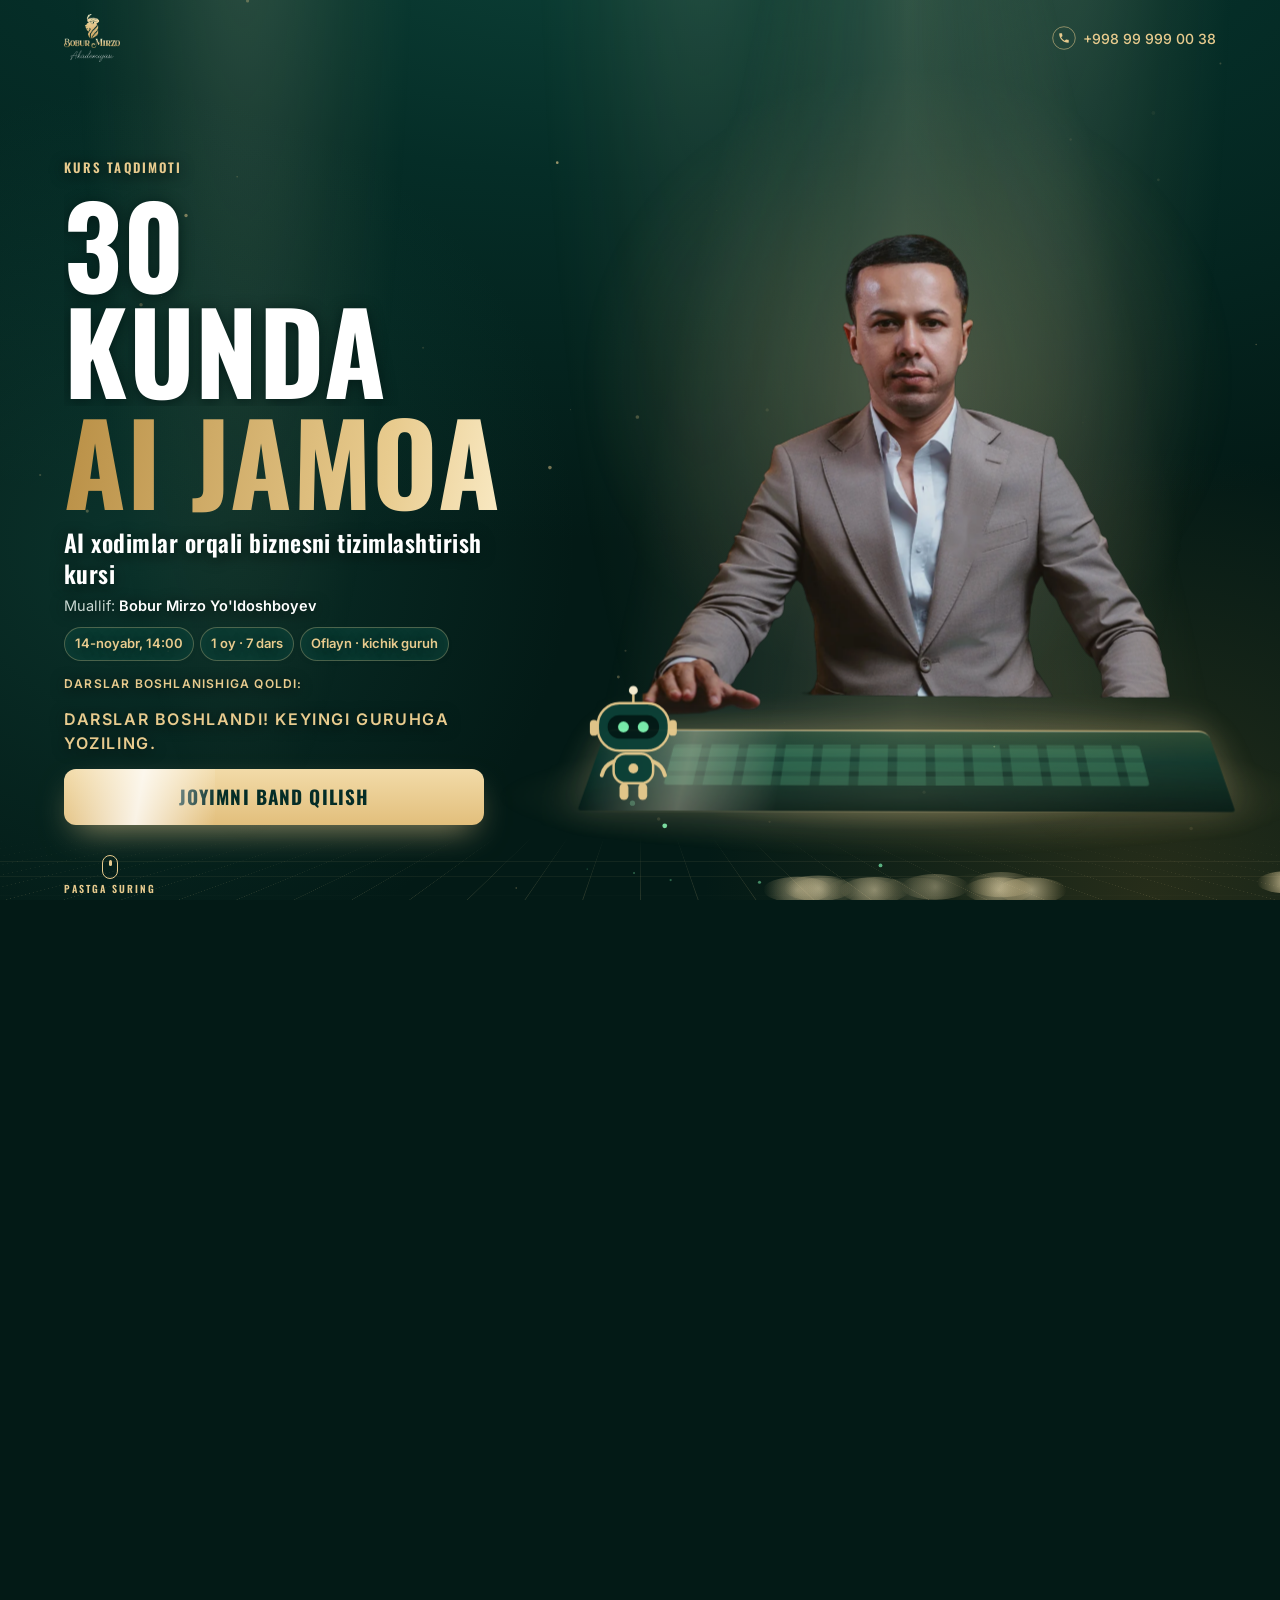
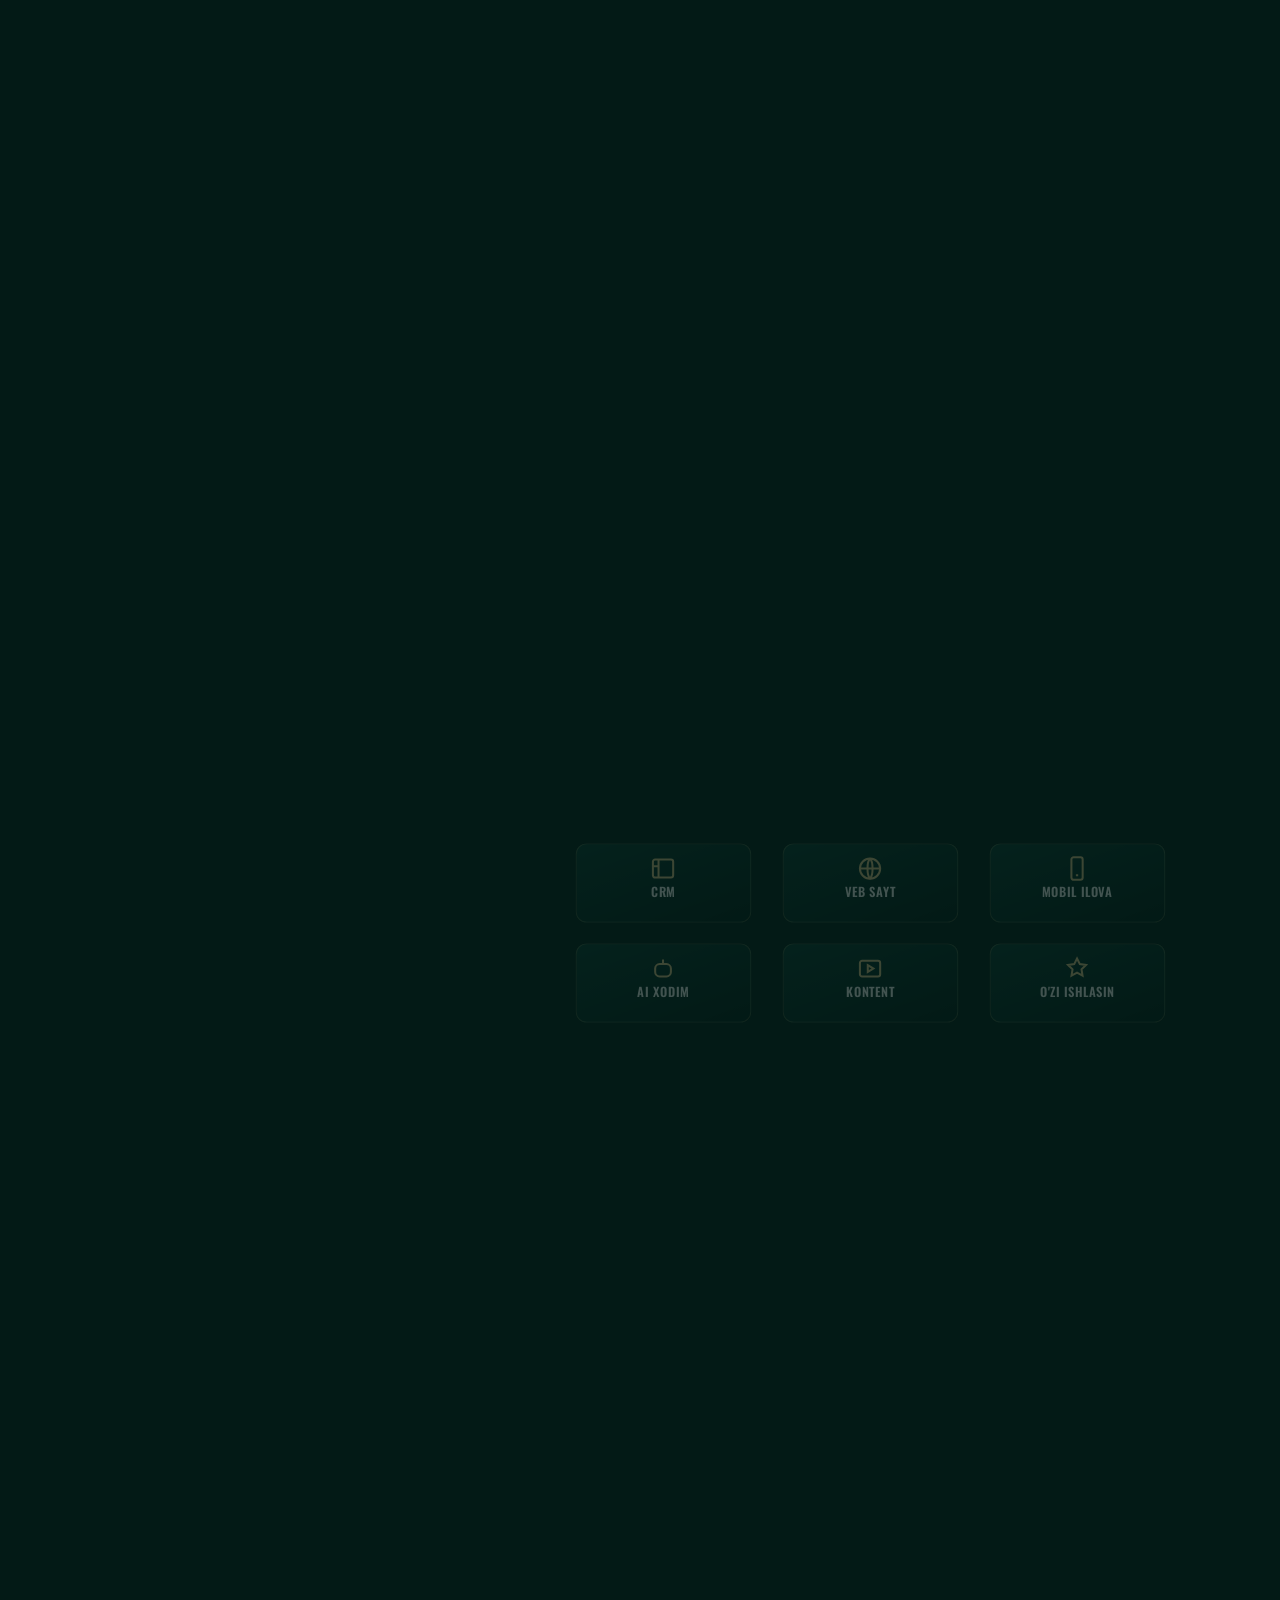
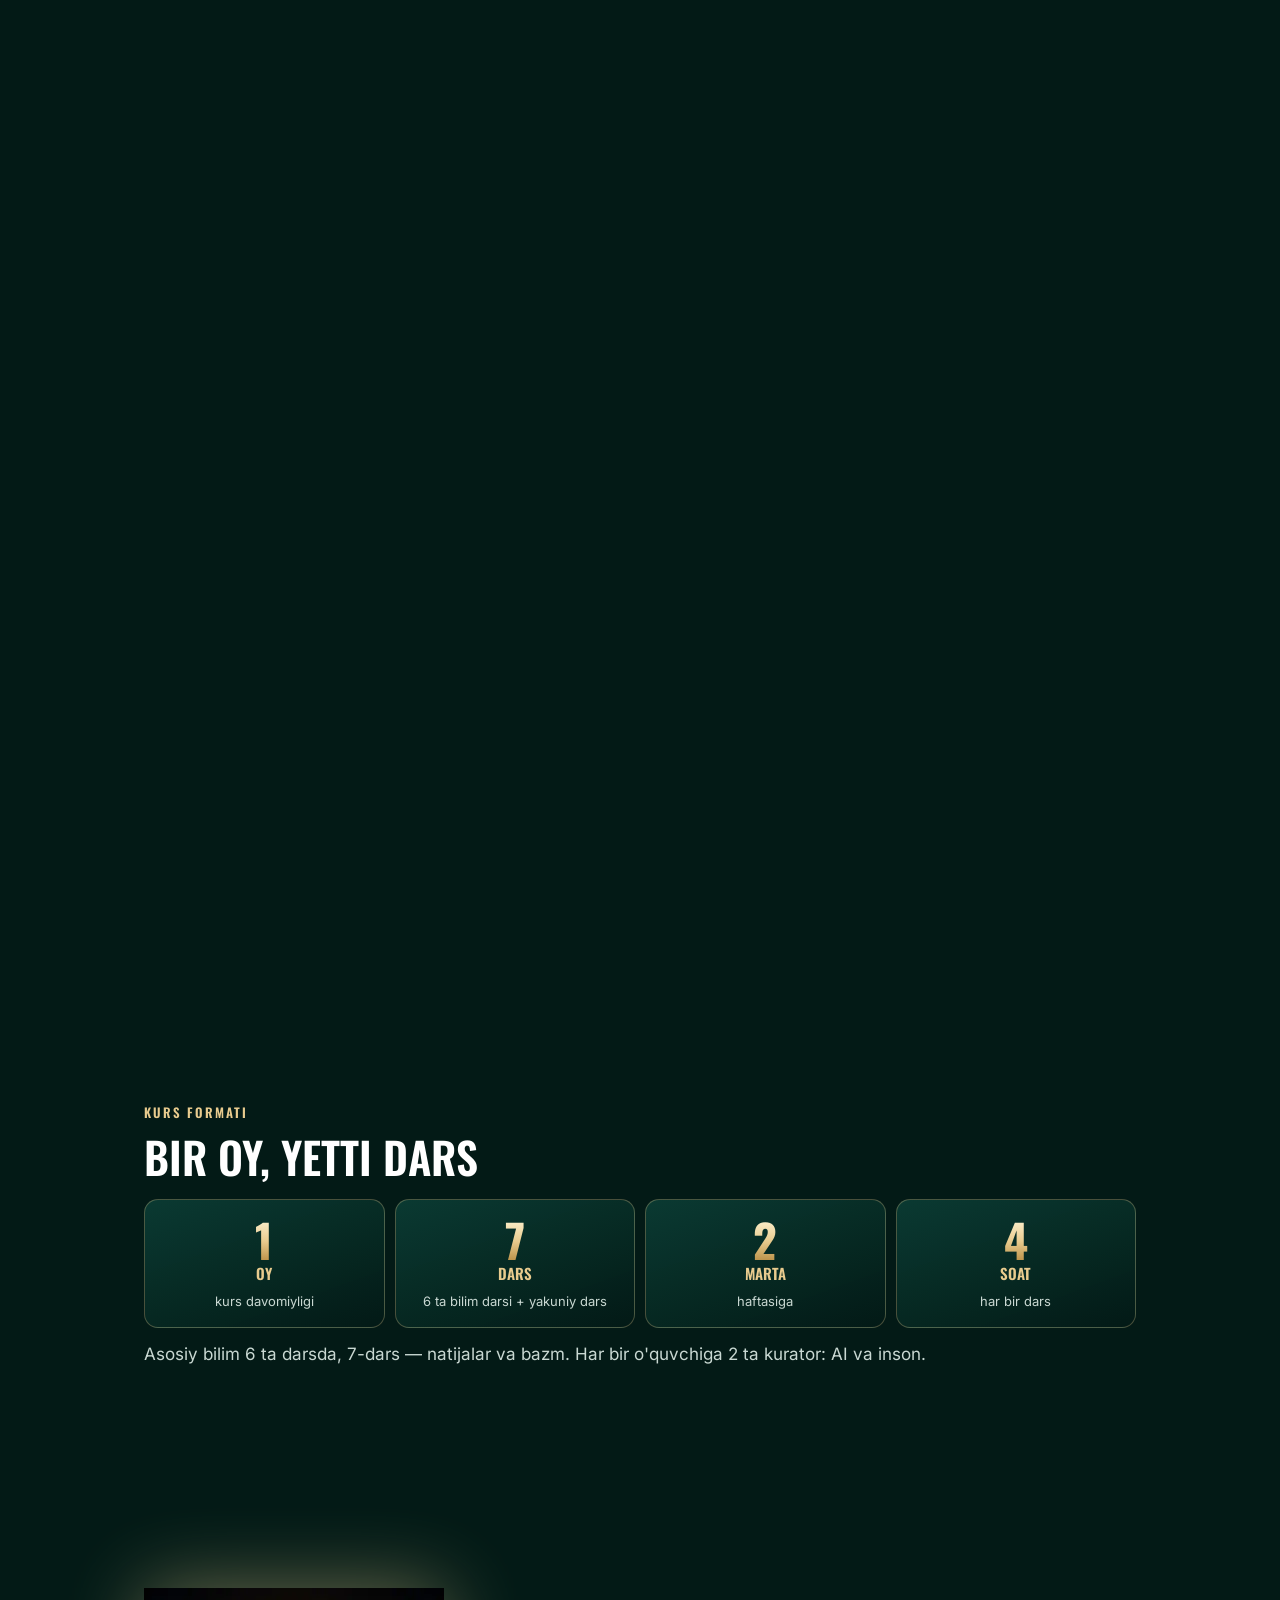
<file: jonli.html>
<!doctype html>
<html lang="uz">
<head>
<meta charset="utf-8">
<meta name="viewport" content="width=device-width,initial-scale=1,viewport-fit=cover">
<title>30 kunda AI jamoa</title>
<meta name="description" content="30 kunda AI jamoa: AI xodimlar orqali biznesni tizimlashtirish kursi. Muallif: Bobur Mirzo Yo'ldoshboyev. 14-noyabr, 14:00 dan, oflayn, kichik guruhlarda.">
<meta name="theme-color" content="#031A16">
<link rel="preload" href="assets/fonts/oswald.woff2" as="font" type="font/woff2" crossorigin>
<link rel="preload" href="assets/jonli/sit.webp" as="image">
<style>
@font-face{font-family:'Inter';font-weight:400 700;font-display:swap;src:url(assets/fonts/inter.woff2) format('woff2')}
@font-face{font-family:'Oswald';font-weight:400 700;font-display:swap;src:url(assets/fonts/oswald.woff2) format('woff2')}
:root{
  --em:#052D27;--em2:#0C4037;--deep:#031A16;--gold:#CBA462;--gold-l:#E8CB8E;--gold-d:#80622A;
  --green:#7CF2B0;--red:#E0584F;--mut:#C9D8D2;--line:rgba(232,203,142,.3);
  --head:'Oswald',Impact,'Arial Narrow',sans-serif;--body:'Inter',system-ui,-apple-system,'Segoe UI',Roboto,Arial,sans-serif;
  --ease:cubic-bezier(.2,.75,.2,1);
}
*{box-sizing:border-box;margin:0}
html{-webkit-text-size-adjust:100%;scroll-behavior:smooth}
body{background:var(--deep);color:#fff;font:400 16px/1.5 var(--body);overflow-x:hidden}
img{display:block;max-width:100%}
a{color:inherit}
ul,ol{list-style:none;padding:0}
button,input{font:inherit}
:focus-visible{outline:3px solid var(--gold);outline-offset:2px}

/* ---------- fon: yorug'lik, nurlar, pol ---------- */
.bg{position:fixed;inset:0;z-index:0;overflow:hidden;background:radial-gradient(120% 70% at 50% -10%,#0D4238 0,#052D27 42%,#031A16 100%)}
.beam{position:absolute;top:-25vh;width:34vw;min-width:180px;height:150vh;transform-origin:50% 0;background:radial-gradient(50% 100% at 50% 0,rgba(255,236,190,.16),rgba(232,203,142,.05) 50%,transparent 80%);animation:sweep 11s ease-in-out infinite alternate;will-change:transform}
.beam.b1{left:2%;--r:-22deg}
.beam.b2{left:38%;--r:4deg;animation-duration:14s;animation-delay:-5s;opacity:.7}
.beam.b3{right:0;--r:24deg;animation-duration:12s;animation-delay:-8s}
@keyframes sweep{from{transform:rotate(calc(var(--r) - 9deg))}to{transform:rotate(calc(var(--r) + 9deg))}}
.floorgrid{position:absolute;left:-50%;bottom:-2vh;width:200%;height:42vh;transform:perspective(380px) rotateX(64deg);transform-origin:50% 100%;
  background-image:linear-gradient(rgba(232,203,142,.16) 1px,transparent 1px),linear-gradient(90deg,rgba(232,203,142,.16) 1px,transparent 1px);background-size:64px 64px;
  -webkit-mask-image:linear-gradient(to top,#000 10%,transparent 85%);mask-image:linear-gradient(to top,#000 10%,transparent 85%)}
.orb{position:absolute;width:70vmax;height:70vmax;border-radius:50%;opacity:.3}
.fgw{position:absolute;inset:0;overflow:hidden}
.orb.o1{left:-25vmax;top:10vh;background:radial-gradient(closest-side,#1D6B5C,transparent)}
.orb.o2{right:-25vmax;top:50vh;background:radial-gradient(closest-side,#7A5A22,transparent);animation-delay:-12s}
@keyframes drift{to{transform:translate(10vmax,-8vmax) scale(1.15)}}
#fx{position:fixed;inset:0;width:100%;height:100%;z-index:2;pointer-events:none}
#links{position:fixed;inset:0;width:100%;height:100%;z-index:4;pointer-events:none;overflow:visible}
#links .glow{fill:none;stroke:url(#lg);stroke-width:6;opacity:.18}
#links .wire{fill:none;stroke:url(#lg);stroke-width:2;stroke-dasharray:7 9;animation:flow .9s linear infinite}
#links circle{fill:#FFF4D6}
@keyframes flow{to{stroke-dashoffset:-32}}
.prog{position:fixed;left:0;top:0;height:3px;width:100%;z-index:30;transform-origin:0 50%;transform:scaleX(0);background:linear-gradient(90deg,#80622A,#E8CB8E,#FFF3D2)}

/* ---------- qahramon (spiker) ---------- */
#actor{position:fixed;left:0;bottom:0;z-index:3;pointer-events:none;will-change:transform,opacity}
#actor .spot{position:absolute;left:50%;bottom:0;width:320%;height:190%;transform:translateX(-50%);pointer-events:none;
  background:conic-gradient(from 180deg at 50% 0,rgba(255,236,190,.17) 0deg,transparent 13deg,transparent 347deg,rgba(255,236,190,.17) 360deg);}
#actor .floor{position:absolute;left:50%;bottom:-6%;width:150%;height:16%;transform:translateX(-50%);background:radial-gradient(closest-side,rgba(232,203,142,.45),rgba(232,203,142,.1) 55%,transparent)}
#figs{position:absolute;inset:0;transform-origin:50% 100%}
.fig{position:absolute;left:50%;bottom:0;height:100%;width:auto;max-width:none;transform:translateX(-50%)}
#figs::before{content:"";position:absolute;left:50%;top:4%;width:120%;height:80%;transform:translateX(-50%);background:radial-gradient(closest-side,rgba(232,203,142,.2),transparent)}
.fig.stand{-webkit-mask-image:linear-gradient(to top,transparent 0,#000 26%);mask-image:linear-gradient(to top,transparent 0,#000 26%)}
.fig.sit{height:62.5%;bottom:12%}
.desk{position:absolute;left:50%;bottom:0;width:118%;height:13%;transform:translateX(-50%) perspective(500px) rotateX(28deg);transform-origin:50% 100%;border-radius:10px 10px 4px 4px;
  background:linear-gradient(180deg,rgba(124,242,176,.2),rgba(12,64,55,.75) 40%,rgba(3,26,22,.9));border-top:2px solid rgba(232,203,142,.85);box-shadow:0 -8px 40px rgba(232,203,142,.35),inset 0 1px 0 rgba(255,255,255,.25);overflow:hidden}
.desk::before{content:"";position:absolute;inset:18% 12% 30%;background:repeating-linear-gradient(90deg,rgba(124,242,176,.35) 0 6%,transparent 6% 8%),repeating-linear-gradient(0deg,rgba(124,242,176,.25) 0 22%,transparent 22% 34%);opacity:.5;border-radius:4px}
.desk::after{content:"";position:absolute;top:0;bottom:0;left:0;width:30%;background:linear-gradient(90deg,transparent,rgba(255,244,214,.4),transparent);animation:scan 3.2s ease-in-out infinite}
@keyframes scan{from{transform:translateX(-100%)}to{transform:translateX(340%)}}

/* ---------- robot ---------- */
#robot{position:fixed;left:0;bottom:0;z-index:5;width:var(--rw,64px);pointer-events:none;will-change:transform}
#robot svg{display:block;width:100%;height:auto;overflow:visible}
#robot .eye{transform-origin:50% 43px;animation:blinkEye 4s infinite}
@keyframes blinkEye{0%,92%,100%{transform:scaleY(1)}95%{transform:scaleY(.1)}}
#robot .tip,#robot .core{animation:pulse 1.4s ease-in-out infinite}
@keyframes pulse{50%{opacity:.35}}
#robot .lg{transform-box:fill-box;transform-origin:50% 0}
#robot.walk .lg.l{animation:legL .36s ease-in-out infinite alternate}
#robot.walk .lg.r{animation:legL .36s ease-in-out infinite alternate-reverse}
@keyframes legL{from{transform:rotate(-18deg)}to{transform:rotate(18deg)}}
#robot .hover{animation:hov 2.2s ease-in-out infinite}
@keyframes hov{50%{transform:translateY(-4px)}}
#bubble{position:absolute;bottom:104%;left:50%;width:max-content;max-width:210px;padding:8px 12px;border-radius:12px 12px 12px 4px;background:#fff;color:var(--em);font:600 13px/1.35 var(--body);box-shadow:0 10px 30px -10px rgba(0,0,0,.6);opacity:0;transform:translate(-20%,8px) scale(.9);transition:.35s var(--ease)}
#bubble.on{opacity:1;transform:translate(-20%,0) scale(1)}
#robot.rt #bubble{left:auto;right:50%;border-radius:12px 12px 4px 12px;transform:translate(20%,8px) scale(.9)}
#robot.rt #bubble.on{transform:translate(20%,0) scale(1)}

/* ---------- sarlavha ---------- */
.top{position:absolute;top:0;left:0;right:0;z-index:8;display:flex;align-items:center;justify-content:space-between;padding:calc(8px + env(safe-area-inset-top)) 16px 8px}
.top img{height:48px;width:auto}
.tel{display:inline-flex;align-items:center;gap:7px;color:var(--gold-l);font-weight:500;font-size:14px;text-decoration:none;padding:10px 0;white-space:nowrap}
.tel svg{width:24px;height:24px}

/* ---------- sahnalar ---------- */
main{position:relative;z-index:6}
.scene{position:relative;height:calc(var(--len,150) * 1vh)}
.pin{position:sticky;top:0;height:100vh;height:100svh;display:flex;flex-direction:column;padding:calc(74px + env(safe-area-inset-top)) 16px 0;overflow:hidden}
.txt{position:relative;max-width:560px;text-shadow:0 2px 14px rgba(3,26,22,.9)}
.stage{position:relative;flex:1;min-height:0}
.kicker{display:inline-block;font:600 13px/1 var(--head);letter-spacing:.16em;color:var(--gold-l);text-transform:uppercase}
h1,h2{font-family:var(--head);text-transform:uppercase;line-height:1.05}
h2{margin-top:8px;font-weight:600;font-size:clamp(26px,7.4vw,46px)}
.gold{background:linear-gradient(100deg,#B98F45 0%,#E8CB8E 30%,#FFF4D6 45%,#E8CB8E 60%,#B98F45 100%);background-size:250% 100%;-webkit-background-clip:text;background-clip:text;color:transparent;animation:shimmer 5s linear infinite;text-shadow:none}
@keyframes shimmer{to{background-position:-250% 0}}
.lst{margin-top:12px;display:grid;gap:7px}
.lst li{display:flex;gap:10px;align-items:center;font-weight:500;font-size:15px;line-height:1.35;padding:8px 12px;border-radius:10px;background:rgba(5,45,39,.62);border:1px solid rgba(232,203,142,.18)}
.lst li b{font:700 13px/1 var(--head);color:var(--gold-l);min-width:20px}
.lst.two{grid-template-columns:1fr 1fr}
.lst.two li{font-size:13.5px;padding:7px 10px}
.rv{opacity:0;transform:translateY(22px);transition:opacity .8s var(--ease),transform .8s var(--ease);transition-delay:var(--d,0s)}
.on-scene .rv,.rv.in{opacity:1;transform:none}

/* hero */
#hero .pin{justify-content:flex-end;padding-bottom:22px}
#hero .txt{transition:none}
h1{font-weight:700;font-size:clamp(52px,15.5vw,112px);letter-spacing:.005em;line-height:.95;margin-top:8px}
h1 .ln{display:block;overflow:hidden;padding-bottom:.04em}
h1 .ln>span{display:inline-block;transform:translateY(110%);animation:up 1.1s var(--ease) forwards;animation-delay:var(--d)}
h1 .gold{animation:up 1.1s var(--ease) forwards,shimmer 5s linear 1.4s infinite}
@keyframes up{to{transform:none}}
.fade{opacity:0;animation:fadeup .9s var(--ease) forwards;animation-delay:var(--d)}
@keyframes fadeup{from{opacity:0;transform:translateY(16px)}to{opacity:1;transform:none}}
.sub{margin-top:10px;font:600 clamp(17px,4.8vw,24px)/1.3 var(--head);letter-spacing:.02em}
.author{margin-top:6px;color:var(--mut);font-size:14.5px}
.author b{color:#fff;font-weight:600}
.meta{margin-top:10px;display:flex;flex-wrap:wrap;gap:6px}
.meta span{font-size:13px;font-weight:600;padding:6px 10px;border-radius:999px;background:rgba(12,64,55,.75);border:1px solid var(--line);color:var(--gold-l)}
.cd-t{display:block;margin-top:14px;font-size:12px;font-weight:600;letter-spacing:.1em;text-transform:uppercase;color:var(--gold-l)}
.cd{margin-top:6px;display:flex;gap:6px;max-width:420px}
.cd div{flex:1;text-align:center;border-radius:10px;padding:8px 2px 6px;background:rgba(12,64,55,.78);border:1px solid rgba(232,203,142,.35)}
.cd b{display:block;font:700 clamp(24px,7.5vw,38px)/1 var(--head);font-variant-numeric:tabular-nums;background:linear-gradient(180deg,#FFF4D6,#E8CB8E 55%,#B98F45);-webkit-background-clip:text;background-clip:text;color:transparent}
.cd span{display:block;margin-top:4px;font-size:10.5px;font-weight:600;letter-spacing:.06em;text-transform:uppercase;color:var(--mut)}
.btn{position:relative;overflow:hidden;display:flex;align-items:center;justify-content:center;width:100%;max-width:420px;min-height:56px;margin-top:14px;padding:12px 20px;border:0;border-radius:12px;background:linear-gradient(180deg,#F2DBA8,#E2BF7C);color:var(--em);font:700 19px/1.2 var(--head);letter-spacing:.06em;text-transform:uppercase;text-decoration:none;cursor:pointer;box-shadow:0 14px 34px -12px rgba(232,203,142,.7);text-shadow:none}
.btn::after{content:"";position:absolute;top:0;bottom:0;left:0;width:36%;background:linear-gradient(100deg,transparent,rgba(255,255,255,.8),transparent);animation:shine 2.4s ease-in-out infinite;pointer-events:none}
@keyframes shine{from{transform:translateX(-120%)}to{transform:translateX(320%)}}
.cue{position:absolute;left:50%;bottom:6px;transform:translateX(-50%);font:600 10px/1 var(--head);letter-spacing:.2em;color:var(--gold-l);opacity:.7;display:flex;flex-direction:column;align-items:center;gap:5px}
.cue i{width:16px;height:24px;border:1.5px solid var(--gold-l);border-radius:10px;position:relative}
.cue i::after{content:"";position:absolute;left:50%;top:4px;width:3px;height:6px;margin-left:-1.5px;border-radius:2px;background:var(--gold-l);animation:wheel 1.6s infinite}
@keyframes wheel{to{transform:translateY(8px);opacity:0}}

/* ---------- doskalar (golografik panellar) ---------- */
.board{position:absolute;top:4%;width:56%;max-width:340px;padding:10px 12px 12px;border-radius:14px;color:#fff;
  background:linear-gradient(160deg,rgba(12,64,55,.82),rgba(3,26,22,.86));border:1px solid rgba(232,203,142,.38);
  box-shadow:inset 0 0 0 1px rgba(124,242,176,.06),0 24px 50px -22px rgba(0,0,0,.85),0 0 34px -12px rgba(232,203,142,.45);
  opacity:0;transform:translateY(24px) scale(.92);transition:opacity .7s var(--ease),transform .7s var(--ease);overflow:hidden}
.board.L{left:0}.board.R{right:0}
.board.on{opacity:1;transform:none}
.board::after{content:"";position:absolute;left:0;right:0;height:40%;top:0;background:linear-gradient(180deg,transparent,rgba(124,242,176,.08),transparent);animation:bscan 3.6s linear infinite;pointer-events:none;will-change:transform}
@keyframes bscan{from{transform:translateY(-100%)}to{transform:translateY(260%)}}
.bh{display:flex;align-items:center;gap:5px;font:600 10.5px/1 var(--head);letter-spacing:.12em;text-transform:uppercase;color:var(--gold-l);margin-bottom:8px}
.bh i{width:7px;height:7px;border-radius:50%;background:#E0584F}
.bh i+i{background:#E8CB8E}.bh i+i+i{background:#7CF2B0;margin-right:4px}
.row{display:flex;align-items:center;justify-content:space-between;gap:8px;font-size:12.5px;padding:6px 8px;border-radius:8px;background:rgba(255,255,255,.05);margin-top:5px}
.row b{font:700 16px/1 var(--head);color:var(--gold-l);font-variant-numeric:tabular-nums}
.tag{font-size:10.5px;font-weight:700;padding:3px 7px;border-radius:999px;white-space:nowrap}
.tag.r{background:rgba(224,88,79,.2);color:#FF9A92}.tag.y{background:rgba(232,203,142,.18);color:var(--gold-l)}.tag.g{background:rgba(124,242,176,.16);color:var(--green)}
.bar{height:6px;border-radius:4px;background:rgba(255,255,255,.1);overflow:hidden;margin-top:5px}
.bar i{display:block;height:100%;width:0;border-radius:4px;background:linear-gradient(90deg,#80622A,#E8CB8E);transition:width 1.6s var(--ease) .3s}
.board.on .bar i{width:var(--w)}
.ring{position:relative;width:12px;height:12px;border-radius:50%;background:var(--red);box-shadow:0 0 0 0 rgba(224,88,79,.6);animation:ring 1.2s infinite}
@keyframes ring{to{box-shadow:0 0 0 12px rgba(224,88,79,0)}}
.board img{border-radius:8px;width:100%}
/* yechim chiplari */
.chips5{position:absolute;left:0;right:0;top:2%;display:grid;grid-template-columns:repeat(3,1fr);gap:8px}
.chip{position:relative;display:flex;flex-direction:column;align-items:center;gap:3px;padding:9px 4px 8px;border-radius:12px;text-align:center;font:600 12px/1.15 var(--head);letter-spacing:.04em;text-transform:uppercase;
  background:linear-gradient(160deg,rgba(12,64,55,.85),rgba(3,26,22,.9));border:1px solid rgba(232,203,142,.25);opacity:.25;transform:scale(.9);transition:.6s var(--ease)}
.chip svg{width:24px;height:24px;stroke:var(--gold-l);fill:none;stroke-width:1.8}
.chip small{font:700 9.5px/1 var(--body);letter-spacing:.06em;color:var(--green);opacity:0;transition:.4s .3s}
.chip.on{opacity:1;transform:none;border-color:rgba(232,203,142,.75);box-shadow:0 0 26px -6px rgba(232,203,142,.7)}
.chip.on small{opacity:1}
.motto{margin-top:10px;font:700 clamp(20px,5.6vw,30px)/1.2 var(--head);text-transform:uppercase}
/* dars doskasi */
#lb{width:62%;max-width:420px;transition:opacity .7s var(--ease),transform .7s var(--ease),left .9s var(--ease),right .9s var(--ease)}
#lb .num{display:flex;align-items:baseline;gap:8px}
#lb .num b{font:700 44px/.9 var(--head);background:linear-gradient(180deg,#FFF4D6,#E8CB8E 55%,#B98F45);-webkit-background-clip:text;background-clip:text;color:transparent}
#lb .num span{font:600 11px/1 var(--head);letter-spacing:.14em;color:var(--gold-l);text-transform:uppercase}
#lb h3{margin-top:4px;font:600 17px/1.15 var(--head);text-transform:uppercase}
#lb .mini{margin-top:8px;height:84px;border-radius:8px;overflow:hidden;background:#071F1B;position:relative}
#lb .mini img{width:100%;height:100%;object-fit:cover}
#lb ul{margin-top:8px;display:grid;gap:3px}
#lb li{font-size:11.5px;line-height:1.3;padding-left:14px;position:relative;color:#DCE7E3}
#lb li::before{content:"";position:absolute;left:2px;top:.45em;width:6px;height:6px;border-radius:50%;background:var(--gold)}
#lb .res{margin-top:8px;padding:7px 9px;border-radius:8px;background:var(--gold-l);color:var(--em);font-size:12px;font-weight:700;line-height:1.3}
#lb.swap .in2{animation:swap .6s var(--ease)}
@keyframes swap{from{opacity:0;transform:translateY(10px)}to{opacity:1;transform:none}}
.dots{margin-top:12px;display:flex;gap:6px}
.dots i{flex:1;height:5px;border-radius:3px;background:rgba(232,203,142,.2);transition:.4s}
.dots i.on{background:var(--gold-l);box-shadow:0 0 10px rgba(232,203,142,.6)}
/* mini UI */
.m-bars{position:absolute;inset:10px;display:flex;align-items:flex-end;gap:5px}
.m-bars i{flex:1;border-radius:3px 3px 0 0;background:linear-gradient(180deg,#E8CB8E,#80622A);height:var(--h);animation:grow 1s var(--ease) both}
.m-bars i:nth-child(2n){background:linear-gradient(180deg,#7CF2B0,#1E7A4C)}
@keyframes grow{from{height:0}}
.m-kan{position:absolute;inset:8px;display:grid;grid-template-columns:repeat(4,1fr);gap:4px}
.m-kan div{background:rgba(255,255,255,.05);border-radius:4px;padding:3px;display:grid;gap:3px;align-content:start}
.m-kan div::before{content:"";height:3px;border-radius:2px;background:var(--c)}
.m-kan s{height:12px;border-radius:3px;background:#fff;opacity:.85;animation:fadeup .5s both;animation-delay:var(--dl)}
.m-chat{position:absolute;inset:8px;display:flex;flex-direction:column;gap:4px;font-size:10px;line-height:1.25}
.m-chat p{max-width:78%;padding:4px 7px;border-radius:8px;animation:fadeup .5s both}
.m-chat .u{align-self:flex-end;background:var(--gold-l);color:var(--em);animation-delay:.1s}
.m-chat .a{background:#1D3530;animation-delay:.9s}
.m-chat .t{align-self:center;font-size:9px;color:var(--green);background:none;animation-delay:1.7s}
/* kurator */
.kur{display:grid;gap:8px;margin-top:12px}
.kur div{padding:10px 12px;border-radius:12px;background:rgba(5,45,39,.68);border:1px solid var(--line)}
.kur b{display:block;font:600 15px/1.2 var(--head);text-transform:uppercase;color:var(--gold-l)}
.kur span{display:block;font-size:13px;color:#DCE7E3;margin-top:3px}

/* ---------- oddiy bo'limlar ---------- */
.sec{position:relative;padding:72px 16px;max-width:1120px;margin:0 auto}
.stats{margin-top:20px;display:grid;grid-template-columns:1fr 1fr;gap:10px}
.stats li{padding:16px 12px;border-radius:14px;text-align:center;background:linear-gradient(160deg,rgba(12,64,55,.85),rgba(3,26,22,.9));border:1px solid var(--line)}
.stats b{display:block;font:700 46px/1 var(--head);background:linear-gradient(180deg,#FFF4D6,#E8CB8E 55%,#B98F45);-webkit-background-clip:text;background-clip:text;color:transparent}
.stats span{font:600 15px var(--head);text-transform:uppercase;color:var(--gold-l)}
.stats small{display:block;margin-top:4px;color:var(--mut);font-size:13px}
.note{margin-top:14px;color:var(--mut)}
.guar{display:grid;gap:18px;align-items:center}
.medal{width:min(220px,60vw);margin:0 auto;filter:drop-shadow(0 0 40px rgba(232,203,142,.45));animation:float 5s ease-in-out infinite}
@keyframes float{50%{transform:translateY(-10px) rotate(-2deg)}}
.big{font:700 clamp(70px,22vw,130px)/.9 var(--head)}
.intro{margin-top:10px;color:var(--mut);font-size:16.5px}
.three{margin-top:18px;display:grid;gap:10px}
.three li{padding:14px 16px;border-radius:12px;background:rgba(5,45,39,.7);border:1px solid var(--line)}
.three b{display:block;font:600 19px/1.2 var(--head);color:var(--gold-l);text-transform:uppercase}
.three span{display:block;margin-top:2px;color:var(--mut);font-size:14.5px}
/* forma */
.buy{display:grid;gap:22px}
.gift{margin-top:16px;display:grid;grid-template-columns:52px 1fr;gap:12px;align-items:center;border:1.5px dashed var(--gold);border-radius:14px;padding:12px;background:rgba(232,203,142,.08)}
.gift i{font-style:normal;font-size:28px;width:52px;height:52px;border-radius:12px;display:grid;place-items:center;background:rgba(232,203,142,.18)}
.gift b{display:block;font:600 17px/1.25 var(--head);color:var(--gold-l);text-transform:uppercase}
.gift span{display:block;font-size:14px;color:#DCE7E3}
.frame{border-radius:18px;padding:2px;background:conic-gradient(from var(--a,0deg),#E8CB8E,#80622A,#E8CB8E,#FFF3D2,#E8CB8E);animation:rot 6s linear infinite}
@property --a{syntax:'<angle>';inherits:false;initial-value:0deg}
@keyframes rot{to{--a:360deg}}
form,.ok{background:#fff;color:#10231F;border-radius:16px;padding:20px 16px;display:grid;gap:14px}
[hidden]{display:none!important}
label{display:block;font-weight:600;font-size:15.5px}
.inp,.ph-in{display:flex;align-items:center;width:100%;height:54px;margin-top:6px;border:1.5px solid #B9C4BF;border-radius:10px;background:#fff;color:#10231F;font-size:17px}
.inp{padding:0 14px}
.inp:focus,.ph-in:focus-within{outline:none;border-color:var(--em);box-shadow:0 0 0 3px rgba(203,164,98,.4)}
.ph-in span{padding:0 4px 0 14px;font-weight:500}
.ph-in input{border:0;outline:0;flex:1;min-width:0;height:100%;padding:0 10px 0 2px;font-size:17px;background:none;color:#10231F}
.soha{border:0;padding:0;margin:0;min-width:0}
.soha legend{font-weight:600;font-size:15.5px;padding:0}
.soha legend small{font-weight:400;color:#4F615A}
.chips{margin-top:8px;display:flex;flex-wrap:wrap;gap:7px}
.chips label{font-weight:500;font-size:14px}
.chips input{position:absolute;opacity:0;pointer-events:none}
.chips span{display:inline-block;padding:8px 12px;border:1.5px solid #B9C4BF;border-radius:999px;cursor:pointer;transition:.2s}
.chips input:checked+span{background:var(--em);border-color:var(--em);color:var(--gold-l)}
.chips input:focus-visible+span{outline:3px solid var(--gold);outline-offset:2px}
form .btn{max-width:none;margin-top:0}
.err{color:#BE3F3A;font-size:14.5px;font-weight:500}
.err:empty{display:none}
.or{display:flex;align-items:center;gap:10px;color:#4F615A;font-size:13px}
.or::before,.or::after{content:"";flex:1;height:1px;background:#E6E0D2}
.tg-btn{display:flex;align-items:center;justify-content:center;gap:10px;min-height:52px;border-radius:12px;background:#229ED9;color:#fff;font-weight:700;font-size:16.5px;text-decoration:none}
.tg-btn svg{width:22px;height:22px}
.ok b{display:block;font:600 23px/1.3 var(--head);color:var(--em)}
.ok small{display:block;color:#BE3F3A;font-size:14px}
.foot{position:relative;z-index:6;background:#020F0D;color:#B7C6C0;font-size:14.5px;padding:20px 16px 96px;text-align:center}
.foot a{color:var(--gold-l);font-weight:600}
.sbar{position:fixed;left:0;right:0;bottom:0;z-index:20;display:flex;align-items:center;gap:12px;padding:10px 16px calc(10px + env(safe-area-inset-bottom));background:rgba(3,26,22,.94);border-top:1px solid var(--line);transform:translateY(110%);transition:transform .45s var(--ease)}
.sbar.on{transform:none}
.sbar b{font:700 18px/1.1 var(--head);color:var(--gold-l);white-space:nowrap;font-variant-numeric:tabular-nums}
.sbar small{display:block;font-size:11.5px;color:var(--mut)}
.sbar .btn{min-height:48px;font-size:16px;margin:0;flex:1}

/* ---------- katta ekran ---------- */
@media (min-width:900px){
  body{font-size:17px}
  .top{padding:14px 5vw}
  .pin{display:grid;grid-template-columns:40% 60%;align-items:center;padding:80px 5vw 0}
  .stage{height:100%}
  #hero .pin{align-items:center;padding-bottom:0}
  #hero .txt{grid-column:1;grid-row:1}
  .cue{left:5vw;transform:none}
  h2{font-size:clamp(32px,3.4vw,50px)}
  .lst li{font-size:16px}
  .lst.two li{font-size:14.5px}
  .board{top:14%;width:44%;max-width:360px;padding:14px 16px 16px}
  .board.L{left:2%}.board.R{right:2%}
  .row{font-size:14px}
  .chips5{top:6%;left:6%;right:6%;gap:12px}
  .chip{font-size:14px;padding:12px 6px}
  .chip svg{width:30px;height:30px}
  #lb{width:46%;top:10%}
  #lb .mini{height:120px}
  #lb li{font-size:13px}
  #lb h3{font-size:21px}
  .kur{grid-template-columns:1fr 1fr}
  .sec{padding:110px 5vw}
  .stats{grid-template-columns:repeat(4,1fr)}
  .guar{grid-template-columns:300px 1fr;gap:56px}
  .medal{width:300px}
  .three{grid-template-columns:repeat(3,1fr)}
  .buy{grid-template-columns:1fr 1fr;gap:56px;align-items:start}
  form,.ok{padding:28px}
  .sbar{display:none}
  .foot{padding-bottom:20px}
}
@media (prefers-reduced-motion:reduce){
  html{scroll-behavior:auto}
  *,*::before,*::after{animation:none!important;transition:none!important}
  .rv,.fade,h1 .ln>span{opacity:1!important;transform:none!important}
}
</style>
</head>
<body>
<div class="prog" id="prog"></div>
<div class="bg" aria-hidden="true">
  <i class="orb o1"></i><i class="orb o2"></i>
  <i class="beam b1"></i><i class="beam b2"></i><i class="beam b3"></i>
  <div class="fgw"><i class="floorgrid" id="grid"></i></div>
</div>
<canvas id="fx" aria-hidden="true"></canvas>
<svg id="links" aria-hidden="true"><defs><linearGradient id="lg" x1="0" y1="0" x2="1" y2="0"><stop offset="0" stop-color="#E8CB8E"/><stop offset="1" stop-color="#7CF2B0"/></linearGradient></defs><g id="linkG"></g></svg>

<div id="actor" aria-hidden="true">
  <i class="spot"></i><i class="floor"></i>
  <div id="figs">
    <img class="fig stand" src="assets/jonli/stand.webp" alt="" width="534" height="1204">
    <img class="fig sit" src="assets/jonli/sit.webp" alt="" width="900" height="824">
    <div class="desk"></div>
  </div>
</div>

<div id="robot" aria-hidden="true">
  <div id="bubble"></div>
  <div class="hover">
    <svg viewBox="0 0 100 124">
      <line x1="50" y1="6" x2="50" y2="20" stroke="#E8CB8E" stroke-width="2.5"/>
      <circle class="tip" cx="50" cy="6" r="4.5" fill="#FFF4D6"/>
      <rect x="14" y="19" width="72" height="48" rx="22" fill="#0C4037" stroke="#E8CB8E" stroke-width="2.5"/>
      <rect x="24" y="31" width="52" height="24" rx="12" fill="#031A16"/>
      <g class="eye"><circle cx="40" cy="43" r="5.5" fill="#7CF2B0"/><circle cx="60" cy="43" r="5.5" fill="#7CF2B0"/></g>
      <rect x="6" y="36" width="8" height="16" rx="4" fill="#E8CB8E"/><rect x="86" y="36" width="8" height="16" rx="4" fill="#E8CB8E"/>
      <rect x="30" y="70" width="40" height="30" rx="12" fill="#0C4037" stroke="#E8CB8E" stroke-width="2.5"/>
      <circle class="core" cx="50" cy="85" r="5" fill="#E8CB8E"/>
      <path d="M30 78 q-10 4 -12 14" stroke="#E8CB8E" stroke-width="4" stroke-linecap="round" fill="none"/>
      <path d="M70 78 q10 4 12 14" stroke="#E8CB8E" stroke-width="4" stroke-linecap="round" fill="none"/>
      <rect class="lg l" x="36" y="100" width="9" height="17" rx="4.5" fill="#E8CB8E"/>
      <rect class="lg r" x="55" y="100" width="9" height="17" rx="4.5" fill="#E8CB8E"/>
    </svg>
  </div>
</div>

<header class="top">
  <a href="#" aria-label="Bobur Mirzo Akademiyasi"><img src="assets/web/logo.webp" alt="Bobur Mirzo Akademiyasi logosi" width="64" height="54"></a>
  <a class="tel" href="tel:+998999990038" aria-label="Qo'ng'iroq qilish: +998 99 999 00 38">
    <svg viewBox="0 0 34 34" aria-hidden="true"><circle cx="17" cy="17" r="16" fill="none" stroke="#E8CB8E" stroke-opacity=".55" stroke-width="1.4"/><path transform="translate(8 8) scale(.75)" fill="#E8CB8E" d="M6.62 10.79c1.44 2.83 3.76 5.14 6.59 6.59l2.2-2.2c.27-.27.67-.36 1.02-.24 1.12.37 2.33.57 3.57.57.55 0 1 .45 1 1V20c0 .55-.45 1-1 1-9.39 0-17-7.61-17-17 0-.55.45-1 1-1h3.5c.55 0 1 .45 1 1 0 1.25.2 2.45.57 3.57.11.35.03.74-.25 1.02l-2.2 2.2z"/></svg>
    +998 99 999 00 38
  </a>
</header>

<main>
<!-- 1. HERO: spiker o'tiradi, keyin o'rnidan turadi -->
<section class="scene" id="hero" style="--len:190" data-scene="hero">
  <div class="pin">
    <div class="txt" id="heroTxt">
      <span class="kicker fade" style="--d:.1s">Kurs taqdimoti</span>
      <h1><span class="ln"><span style="--d:.25s">30 kunda</span></span><span class="ln"><span class="gold" style="--d:.45s">AI jamoa</span></span></h1>
      <p class="sub fade" style="--d:.8s">AI xodimlar orqali biznesni tizimlashtirish kursi</p>
      <p class="author fade" style="--d:.95s">Muallif: <b>Bobur Mirzo Yo'ldoshboyev</b></p>
      <div class="meta fade" style="--d:1.05s"><span>14-noyabr, 14:00</span><span>1 oy · 7 dars</span><span>Oflayn · kichik guruh</span></div>
      <div class="fade" style="--d:1.2s">
        <span class="cd-t">Darslar boshlanishiga qoldi:</span>
        <div class="cd" data-cd role="timer" aria-label="Darslar boshlanishigacha qolgan vaqt"><div><b data-u="d">00</b><span>kun</span></div><div><b data-u="h">00</b><span>soat</span></div><div><b data-u="m">00</b><span>daqiqa</span></div><div><b data-u="s">00</b><span>soniya</span></div></div>
      </div>
      <a class="btn fade" style="--d:1.35s" href="#yozilish">Joyimni band qilish</a>
    </div>
    <div class="cue" id="cue"><i></i>PASTGA SURING</div>
  </div>
</section>

<!-- 2. HOLAT -->
<section class="scene" id="holat" style="--len:150" data-scene="holat">
  <div class="pin">
    <div class="txt">
      <span class="kicker rv">Holat</span>
      <h2 class="rv" style="--d:.06s">Bugungi tadbirkorning bir kuni</h2>
      <ol class="lst">
        <li class="rv" style="--d:.12s"><b>01</b>Ertalabdan kechgacha telefon</li>
        <li class="rv" style="--d:.18s"><b>02</b>Har bir savol sizga keladi</li>
        <li class="rv" style="--d:.24s"><b>03</b>Siz bo'lmasangiz, ish to'xtaydi</li>
        <li class="rv" style="--d:.3s"><b>04</b>Ta'tilga chiqish faqat orzu</li>
      </ol>
    </div>
    <div class="stage">
      <div class="board L" data-link>
        <div class="bh"><i></i><i></i><i></i>Bugun · 08:00–23:00</div>
        <div class="row"><span>Qo'ng'iroqlar</span><b data-to="37">0</b></div>
        <div class="row"><span>Xabarlar</span><b data-to="124">0</b></div>
        <div class="row"><span>Xodim: «Aka, nima qilay?»</span><i class="ring"></i></div>
        <div class="row"><span>Bo'sh vaqt</span><span class="tag r">0 daqiqa</span></div>
      </div>
    </div>
  </div>
</section>

<!-- 3. XODIMLAR -->
<section class="scene" id="xodim" style="--len:150" data-scene="xodim">
  <div class="pin">
    <div class="txt">
      <span class="kicker rv">1-muammo</span>
      <h2 class="rv" style="--d:.06s">Xodimlar</h2>
      <ul class="lst two">
        <li class="rv" style="--d:.1s">Kuchli xodimni topish qiyin</li>
        <li class="rv" style="--d:.15s">Topilgani o'rganib, ketib qoladi</li>
        <li class="rv" style="--d:.2s">Nazorat qilmasangiz, ish turadi</li>
        <li class="rv" style="--d:.25s">Maosh o'sadi, natija o'smaydi</li>
        <li class="rv" style="--d:.3s">Har yangi xodimni boshidan o'rgatasiz</li>
      </ul>
    </div>
    <div class="stage">
      <div class="board R" data-link>
        <div class="bh"><i></i><i></i><i></i>Xodimlar paneli</div>
        <div class="row"><span>Sotuv menejeri</span><span class="tag r">Ishdan ketdi</span></div>
        <div class="row"><span>Operator</span><span class="tag y">O'rganmoqda</span></div>
        <div class="row"><span>SMM mutaxassis</span><span class="tag r">Kechikdi</span></div>
        <div class="row"><span>Maosh fondi</span><b>+18%</b></div>
        <div class="bar"><i style="--w:86%"></i></div>
      </div>
    </div>
  </div>
</section>

<!-- 4. KURSLAR -->
<section class="scene" id="kurs" style="--len:150" data-scene="kurs">
  <div class="pin">
    <div class="txt">
      <span class="kicker rv">2-muammo</span>
      <h2 class="rv" style="--d:.06s">O'qidingiz, lekin qo'llay olmadingiz</h2>
      <ul class="lst two">
        <li class="rv" style="--d:.1s">Ko'p kurs, ko'p sertifikat</li>
        <li class="rv" style="--d:.15s">Videodarslar ko'rilmay qoldi</li>
        <li class="rv" style="--d:.2s">Bilim bor, tizim yo'q</li>
        <li class="rv" style="--d:.25s">Qayerdan boshlashni hech kim ko'rsatmadi</li>
        <li class="rv" style="--d:.3s">Yolg'iz qolganda shijoat so'ndi</li>
      </ul>
    </div>
    <div class="stage">
      <div class="board L" data-link>
        <div class="bh"><i></i><i></i><i></i>Mening kurslarim</div>
        <div class="row" style="display:block"><span>Marketing kursi</span><div class="bar"><i style="--w:12%"></i></div></div>
        <div class="row" style="display:block"><span>Sotuv sirlari</span><div class="bar"><i style="--w:30%"></i></div></div>
        <div class="row" style="display:block"><span>AI asoslari</span><div class="bar"><i style="--w:5%"></i></div></div>
        <div class="row"><span>Tizim</span><span class="tag r">Yo'q</span></div>
      </div>
    </div>
  </div>
</section>

<!-- 5. OQIBAT -->
<section class="scene" id="oqibat" style="--len:150" data-scene="oqibat">
  <div class="pin">
    <div class="txt">
      <span class="kicker rv">Oqibat</span>
      <h2 class="rv" style="--d:.06s">Bu holat sizga nimaga tushyapti?</h2>
      <ul class="lst two">
        <li class="rv" style="--d:.1s"><span><b style="display:block;margin-bottom:3px">Vaqt</b>Har kuni operatsion ishga ketadi</span></li>
        <li class="rv" style="--d:.16s"><span><b style="display:block;margin-bottom:3px">Pul</b>Noto'g'ri xodim va natijasiz kurslarga</span></li>
        <li class="rv" style="--d:.22s"><span><b style="display:block;margin-bottom:3px">O'sish</b>Biznes vaqtingizdan katta bo'lmaydi</span></li>
        <li class="rv" style="--d:.28s"><span><b style="display:block;margin-bottom:3px">Raqobat</b>AI ishlatganlar tezroq va arzonroq</span></li>
      </ul>
    </div>
    <div class="stage">
      <div class="board R" data-link>
        <div class="bh"><i></i><i></i><i></i>Yana bir yil shunday?</div>
        <img src="assets/web/oqibat.webp" alt="Oltin qum soati" width="800" height="446" loading="lazy">
        <div class="row"><span>Xodim muammosi hal bo'ladimi?</span><span class="tag r">Yo'q</span></div>
        <div class="row"><span>Vaqtingiz ko'payadimi?</span><span class="tag r">Yo'q</span></div>
      </div>
    </div>
  </div>
</section>

<!-- 6. YECHIM: AI jamoa (spiker yana stolda, qo'llari bilan boshqaradi) -->
<section class="scene" id="yechim" style="--len:210" data-scene="yechim">
  <div class="pin">
    <div class="txt">
      <span class="kicker rv">Tasavvur qiling…</span>
      <h2 class="rv" style="--d:.06s">Siz xohlagan hamma ishni bajaradigan jamoangiz bo'lsa-chi?</h2>
      <p class="motto gold rv" style="--d:.14s">Siz bilasiz — u qiladi</p>
    </div>
    <div class="stage">
      <div class="chips5" id="chips5">
        <div class="chip" data-link><svg viewBox="0 0 24 24"><rect x="3" y="4" width="18" height="16" rx="2"/><path d="M8 4v16M3 10h5"/></svg>CRM<small>✓ TAYYOR</small></div>
        <div class="chip" data-link><svg viewBox="0 0 24 24"><circle cx="12" cy="12" r="9"/><path d="M3 12h18M12 3c3 3 3 15 0 18M12 3c-3 3-3 15 0 18"/></svg>Veb sayt<small>✓ TAYYOR</small></div>
        <div class="chip" data-link><svg viewBox="0 0 24 24"><rect x="7" y="2" width="10" height="20" rx="2"/><path d="M11 18h2"/></svg>Mobil ilova<small>✓ TAYYOR</small></div>
        <div class="chip" data-link><svg viewBox="0 0 24 24"><rect x="5" y="8" width="14" height="11" rx="4"/><path d="M12 4v4M9 13h.01M15 13h.01"/></svg>AI xodim<small>✓ 24/7</small></div>
        <div class="chip" data-link><svg viewBox="0 0 24 24"><rect x="3" y="5" width="18" height="14" rx="2"/><path d="M10 9l5 3-5 3z"/></svg>Kontent<small>✓ TAYYOR</small></div>
        <div class="chip" data-link><svg viewBox="0 0 24 24"><path d="M12 3l2.5 5 5.5.8-4 3.9.9 5.5L12 15.6 7.1 18.2 8 12.7 4 8.8l5.5-.8z"/></svg>O'zi ishlasin<small>✓ TIZIM</small></div>
      </div>
    </div>
  </div>
</section>

<!-- 7. YO'L XARITASI: 7 dars, 7 doska -->
<section class="scene" id="yol" style="--len:560" data-scene="yol">
  <div class="pin">
    <div class="txt">
      <span class="kicker rv">Yo'l xaritasi · 1 oy</span>
      <h2 class="rv" style="--d:.06s">7 dars — 7 qadam</h2>
      <div class="dots rv" id="dots" style="--d:.1s"><i></i><i></i><i></i><i></i><i></i><i></i><i></i></div>
    </div>
    <div class="stage">
      <div class="board L" id="lb" data-link>
        <div class="in2">
          <div class="num"><b id="lNum">1</b><span>-dars</span></div>
          <h3 id="lTit"></h3>
          <div class="mini" id="lMini"></div>
          <ul id="lList"></ul>
          <p class="res" id="lRes"></p>
        </div>
      </div>
    </div>
  </div>
</section>

<!-- 8. KURATORLAR: robot — AI kurator -->
<section class="scene" id="kurator" style="--len:150" data-scene="kurator">
  <div class="pin">
    <div class="txt">
      <span class="kicker rv">Qo'llab-quvvatlash</span>
      <h2 class="rv" style="--d:.06s">Har bir o'quvchiga ikki kurator</h2>
      <div class="kur">
        <div class="rv" style="--d:.12s"><b>AI kurator · 24/7</b><span>Savollarga darhol javob beradi, darslarni eslatadi, uy vazifasini tekshiradi</span></div>
        <div class="rv" style="--d:.2s"><b>Inson kurator</b><span>Murakkab savollarni hal qiladi, natijangizni kuzatadi, shijoatingizni so'ndirmaydi</span></div>
      </div>
    </div>
    <div class="stage"></div>
  </div>
</section>
</main>

<div class="after" style="position:relative;z-index:6">
<section class="sec" id="format">
  <span class="kicker rv">Kurs formati</span>
  <h2 class="rv">Bir oy, yetti dars</h2>
  <ul class="stats">
    <li class="rv"><b>1</b><span>oy</span><small>kurs davomiyligi</small></li>
    <li class="rv" style="--d:.08s"><b>7</b><span>dars</span><small>6 ta bilim darsi + yakuniy dars</small></li>
    <li class="rv" style="--d:.16s"><b>2</b><span>marta</span><small>haftasiga</small></li>
    <li class="rv" style="--d:.24s"><b>4</b><span>soat</span><small>har bir dars</small></li>
  </ul>
  <p class="note rv">Asosiy bilim 6 ta darsda, 7-dars — natijalar va bazm. Har bir o'quvchiga 2 ta kurator: AI va inson.</p>
</section>

<section class="sec">
  <div class="guar">
    <img class="medal rv" src="assets/web/kafolat.webp" alt="Oltin kafolat medali" width="600" height="600" loading="lazy">
    <div>
      <span class="kicker rv">Kafolat</span>
      <div class="big gold rv">100%</div>
      <h2 class="rv">Pulingiz qaytariladi</h2>
      <p class="intro rv">Kursda hech qanday natija ololmasangiz, to'lagan pulingizning 100 foizi qaytariladi. Tavakkal butunlay bizning zimmamizda.</p>
    </div>
  </div>
</section>

<section class="sec">
  <span class="kicker rv">Boshlanish sanasi</span>
  <h2 class="rv">Darslar 14-noyabr, soat 14:00 da boshlanadi</h2>
  <p class="intro rv">Haftasiga 2 marta, har bir dars 4 soat. Bir oydan keyin — natijalar taqdimoti va bitiruv bazmi.</p>
  <div class="rv">
    <span class="cd-t">Boshlanishiga qoldi:</span>
    <div class="cd" data-cd role="timer" aria-label="Darslar boshlanishigacha qolgan vaqt"><div><b data-u="d">00</b><span>kun</span></div><div><b data-u="h">00</b><span>soat</span></div><div><b data-u="m">00</b><span>daqiqa</span></div><div><b data-u="s">00</b><span>soniya</span></div></div>
  </div>
  <ul class="three">
    <li class="rv"><b>Kichik guruh</b><span>Har bir ishtirokchiga alohida e'tibor</span></li>
    <li class="rv" style="--d:.08s"><b>Oflayn</b><span>Jonli muhit, savol-javob va amaliyot</span></li>
    <li class="rv" style="--d:.16s"><b>Birga qurasiz</b><span>Tizimingiz darsning o'zida tayyor bo'ladi</span></li>
  </ul>
</section>

<section class="sec" id="yozilish">
  <div class="buy">
    <div>
      <span class="kicker rv">Ro'yxatdan o'tish</span>
      <h2 class="rv">Kursga joyingizni band qiling</h2>
      <p class="intro rv">Guruhlar kichik. Ariza qoldiring, menejer siz bilan bog'lanib, narx, manzil va to'lov tartibini aytadi.</p>
      <div class="gift rv"><i>🎁</i><div><b>Hozir yozilganlarga sovg'a</b><span>100 ta tayyor AI prompt to'plami</span></div></div>
    </div>
    <div class="frame rv">
      <form id="lead" novalidate>
        <div><label for="name">Ismingiz</label><input class="inp" id="name" name="name" autocomplete="name" required></div>
        <div><label for="phone">Telefon raqamingiz</label><div class="ph-in"><span>+998</span><input id="phone" name="phone" type="tel" inputmode="numeric" autocomplete="tel-national" placeholder="90 123 45 67" required></div></div>
        <fieldset class="soha">
          <legend>Biznesingiz qaysi sohada? <small>(ixtiyoriy)</small></legend>
          <div class="chips">
            <label><input type="radio" name="soha" value="Savdo"><span>Savdo</span></label>
            <label><input type="radio" name="soha" value="Xizmat ko'rsatish"><span>Xizmat</span></label>
            <label><input type="radio" name="soha" value="Ishlab chiqarish"><span>Ishlab chiqarish</span></label>
            <label><input type="radio" name="soha" value="Ta'lim"><span>Ta'lim</span></label>
            <label><input type="radio" name="soha" value="Restoran / kafe"><span>Restoran</span></label>
            <label><input type="radio" name="soha" value="Boshqa"><span>Boshqa</span></label>
          </div>
        </fieldset>
        <p class="err" id="err" role="alert"></p>
        <button class="btn" type="submit" id="send">Joyimni band qilish</button>
        <div class="or">yoki</div>
        <a class="tg-btn" href="https://t.me/+998999990038" target="_blank" rel="noopener"><svg viewBox="0 0 24 24" aria-hidden="true"><path fill="#fff" d="M21.9 4.3 18.6 19.8c-.2 1.1-.9 1.4-1.8.9l-5-3.7-2.4 2.3c-.3.3-.5.5-1 .5l.4-5.1 9.2-8.3c.4-.4-.1-.6-.6-.2L6 13.4 1.1 11.9c-1.1-.3-1.1-1.1.2-1.6l19.1-7.4c.9-.3 1.7.2 1.5 1.4z"/></svg>Telegram orqali yozilish</a>
      </form>
      <div class="ok" id="ok" hidden role="status">
        <b>Rahmat! Arizangiz qabul qilindi.</b>
        <p>Menejer tez orada siz bilan bog'lanadi va 100 ta AI prompt sovg'angizni yuboradi.</p>
      </div>
    </div>
  </div>
</section>
</div>

<footer class="foot">Bobur Mirzo Akademiyasi · <a href="tel:+998999990038">+998 99 999 00 38</a></footer>

<div class="sbar" id="sbar">
  <div><b data-cd-short>14-noyabr</b><small>darslar boshlanishiga</small></div>
  <a class="btn" href="#yozilish">Yozilish</a>
</div>

<script>
// Arizalar boradigan manzil. Bo'sh bo'lsa forma sinov rejimida ishlaydi.
const CONFIG = { CRM_URL: '', KURS: '30-kunda-ai-jamoa' };

const $ = (s, c = document) => c.querySelector(s), $$ = (s, c = document) => [...c.querySelectorAll(s)];
const RM = matchMedia('(prefers-reduced-motion: reduce)').matches;
const lerp = (a, b, t) => a + (b - a) * t, clamp = (v, a, b) => Math.min(b, Math.max(a, v));
const ease = t => t < .5 ? 4 * t * t * t : 1 - Math.pow(-2 * t + 2, 3) / 2;

// ---------- darslar ----------
const LESSONS = [
  ['AI assistentlar va maslahat kengashini qurish', 'img:d1', ['Prompt formulasi: rol, vaziyat, vazifa, shakl, cheklov', "Claude loyihasi, Gemini va NotebookLM'da assistent yasash", "Biznesingiz bilimlar bazasini yig'ish", "AI javobidagi xato va to'qimalarni cheklash", 'Mentorlar uslubidagi AI maslahat kengashini qurish'], "Biznesingizni biladigan shaxsiy AI assistent va o'z maslahat kengashingiz"],
  ['Kontent zavod', 'img:d2', ['AI bilan sotadigan rasm va bannerlar', 'Qisqa video, 3D motion va subtitr', 'Fonni almashtirish va stok kadrlar bilan ishlash', "Musiqa tanlash va ovoz qo'shish", 'Bir oylik kontent reja tuzish'], "Kontentni o'zingiz yasaysiz: post, rasm va qisqa video"],
  ['Veb sayt va biznes dashboard', 'bars', ['Dasturlashsiz, Claude Code bilan sayt yasash', 'Sotadigan sahifa tuzilishi va ariza formasi', "Biznes raqamlarini bir joyga yig'ish", 'Daromad, lid va xarajat grafiklari', "Dashboard'ni har kuni yangilanadigan qilish"], 'Ishlaydigan veb sayt va biznesingiz raqamlari paneli'],
  ['CRM va mobil ilova', 'kan', ["O'z CRM tizimingizni loyihalash: lid bosqichlari", 'Mijoz kartasi, vazifalar va eslatmalar', 'Tizimni internetga chiqarish', "Mobil ilova: telefonga o'rnatiladigan versiya", 'Telegram ichidagi mini ilova'], "Telefoningizdagi o'z CRM va mobil ilovangiz"],
  ['Birinchi AI xodim', 'chat', ["Telegram'da AI xodim yasash", "Lavozim yo'riqnomasi va bilimlar bazasini yozish", "Mijozga 24/7 to'g'ri javob berish", "Lidni avtomatik CRM'ga yozish", "Muhim qarorlarda inson tasdig'i"], "Mijozga javob berib, lidni CRM'ga yozadigan birinchi AI xodimingiz"],
  ['AI xodimlar jamoasi va biznes tizimi', 'img:tuzilma', ["AI direktor: vazifani qabul qilib, bo'limlarga taqsimlash", "Bo'limlar va bo'ysunish tizimi", 'Nazorat va kunlik hisobot', 'Biznesingizning tashkiliy tuzilmasi', 'Keyingi 30 kunlik rivojlanish rejasi'], "O'z biznesingizning AI jamoasi va tashkiliy tuzilmasi"],
  ['Natijalar taqdimoti va yakuniy bazm', 'img:d7', ['Har bir ishtirokchi qurgan tizimini taqdim etadi', 'Mentorlar va guruhdan fikr-mulohaza', "Keyingi rivojlanish bosqichlari bo'yicha tavsiyalar", 'Sertifikatlar topshirish', 'Bitiruv bazmi va hamjamiyat bilan tanishuv'], 'Ishlaydigan tizim, sertifikat va tadbirkorlar hamjamiyati']
];
const MINI = {
  bars: '<div class="m-bars">' + [38, 52, 44, 66, 58, 80, 72, 92].map((h, i) => `<i style="--h:${h}%;animation-delay:${i * .07}s"></i>`).join('') + '</div>',
  kan: '<div class="m-kan">' + [['#8FA39A', 3], ['#D9A43E', 2], ['#527DA3', 2], ['#1E9A55', 1]].map(([c, n]) => `<div style="--c:${c}">` + Array.from({ length: n }, (_, k) => `<s style="--dl:${k * .15}s"></s>`).join('') + '</div>').join('') + '</div>',
  chat: '<div class="m-chat"><p class="u">Kurs qachon boshlanadi?</p><p class="a">14-noyabr, 14:00 da. Ismingizni yozib qoldiring 🙂</p><p class="t">✓ Lid CRM\'ga yozildi</p></div>'
};
let curL = -1;
function setLesson(i) {
  if (i === curL) return;
  curL = i;
  const [t, m, items, res] = LESSONS[i], lb = $('#lb');
  $('#lNum').textContent = i + 1; $('#lTit').textContent = t; $('#lRes').textContent = '→ ' + res;
  $('#lList').innerHTML = items.map(x => `<li>${x}</li>`).join('');
  $('#lMini').innerHTML = m.startsWith('img:') ? `<img src="assets/web/${m.slice(4)}.webp" alt="${i + 1}-dars: ${t}" loading="lazy">` : MINI[m];
  lb.classList.remove('swap'); void lb.offsetWidth; lb.classList.add('swap');
  $$('#dots i').forEach((d, k) => d.classList.toggle('on', k <= i));
}
setLesson(0);

// ---------- sahnalar va qahramon holatlari ----------
// S(x, b, h, poza, ko'rinish, robotX, robotKattaligi): x — ekran kengligining ulushi, b — pastdan masofa, h — balandlik (ekran balandligi ulushi), poza: 0 o'tirgan, 1 turgan
const S = (x, b, h, p, o = 1, rx = -1, rs = 1) => ({ x, b, h, p, o, rx, rs });
function cfg(id, D) {
  const yolM = [], yolD = [];
  for (let i = 0; i < 7; i++) {
    const left = i % 2 === 0; // dars doskasi chapda bo'lsa, spiker o'ngda turadi
    yolM.push([i / 7 + .02, S(left ? .76 : .24, 0, .42, 1)], [(i + 1) / 7 - .05, S(left ? .76 : .24, 0, .42, 1)]);
    yolD.push([i / 7 + .02, S(left ? .87 : .56, 0, .86, 1)], [(i + 1) / 7 - .05, S(left ? .87 : .56, 0, .86, 1)]);
  }
  const C = {
    hero: { m: [[0, S(.5, .5, .5, 0)], [.28, S(.5, .5, .5, 0)], [.8, S(.5, 0, .46, 1)]], d: [[0, S(.71, .03, .95, 0)], [.28, S(.71, .03, .95, 0)], [.8, S(.7, 0, .88, 1)]] },
    holat: { m: [[0, S(.76, 0, .42, 1)]], d: [[0, S(.87, 0, .86, 1)]] },
    xodim: { m: [[0, S(.24, 0, .42, 1)]], d: [[0, S(.56, 0, .86, 1)]] },
    kurs: { m: [[0, S(.76, 0, .42, 1)]], d: [[0, S(.87, 0, .86, 1)]] },
    oqibat: { m: [[0, S(.24, 0, .42, 1)]], d: [[0, S(.56, 0, .86, 1)]] },
    yechim: { m: [[0, S(.5, .02, .58, 0)]], d: [[0, S(.71, .02, .8, 0)]] },
    yol: { m: yolM, d: yolD },
    kurator: { m: [[0, S(.74, 0, .42, 1, 1, .27, 2)]], d: [[0, S(.86, 0, .86, 1, 1, .58, 2.4)]] }
  };
  return C[id][D ? 'd' : 'm'];
}
const OFF = S(1.35, 0, .44, 1, 0);

const actor = $('#actor'), figs = $('#figs'), sitI = $('.fig.sit'), standI = $('.fig.stand'), desk = $('.desk');
const robot = $('#robot'), robotSvg = $('#robot svg'), bubble = $('#bubble'), linkG = $('#linkG'), heroTxt = $('#heroTxt'), sbar = $('#sbar');
const fx = $('#fx'), ctx = fx.getContext('2d');
let vw = 0, vh = 0, D = false, KF = [], SC = [], dpr = 1, baseY = 0;

function layout() {
  vw = innerWidth; vh = innerHeight; D = vw >= 900;
  dpr = D ? Math.min(devicePixelRatio || 1, 1.5) : 1;
  fx.width = vw * dpr; fx.height = vh * dpr; ctx.setTransform(dpr, 0, 0, dpr, 0, 0);
  KF = []; SC = [];
  $$('[data-scene]').forEach(el => {
    const top = el.offsetTop, end = top + el.offsetHeight - vh;
    const sc = { el, id: el.dataset.scene, top, end, boards: $$('[data-link]', el) };
    SC.push(sc);
    const ks = cfg(sc.id, D);
    if (ks[ks.length - 1][0] < .9) ks.push([1, ks[ks.length - 1][1]]); // sahna oxirigacha joyida turadi
    ks.forEach(([at, s]) => KF.push({ y: top + at * (end - top), s }));
  });
  docH = document.documentElement.scrollHeight; lastY = -1; lastW = '';
  const last = SC[SC.length - 1];
  KF.push({ y: last.end + vh * .6, s: OFF });
  KF.sort((a, b) => a.y - b.y);
}

function target(y) {
  if (y <= KF[0].y) return { ...KF[0].s };
  for (let i = 1; i < KF.length; i++) {
    if (y <= KF[i].y) {
      const a = KF[i - 1], b = KF[i], t = ease(clamp((y - a.y) / (b.y - a.y || 1), 0, 1));
      const o = {};
      for (const k in a.s) o[k] = (k === 'rx' && (a.s.rx < 0 || b.s.rx < 0)) ? (t < .5 ? a.s.rx : b.s.rx) : lerp(a.s[k], b.s[k], t);
      return o;
    }
  }
  return { ...KF[KF.length - 1].s };
}

// ---------- effektlar: chang, izlar, uchqunlar ----------
const dust = Array.from({ length: matchMedia('(min-width:900px)').matches ? 40 : 18 }, () => ({ x: Math.random(), y: Math.random(), r: Math.random() * 1.6 + .4, s: Math.random() * .00025 + .00008, a: Math.random() * .5 + .2 }));
const prints = [], sparks = [];
let cur = null, walkPh = 0, stepAcc = 0, foot = 1, rob = { x: 0, b: 0, s: 1 }, lastT = performance.now();

let lastY = -1, docH = 0, active = null, rects = new Map(), lastW = '';
const lbEl = $('#lb'), cueEl = $('#cue'), progEl = $('#prog'), gridEl = $('#grid');
function frame(now) {
  const dt = Math.min(50, now - lastT); lastT = now;
  const y = scrollY, scrolled = y !== lastY; lastY = y;
  // O'QISH: doskalar o'rnini faqat sahifa surilganda o'qiymiz (yozishdan oldin)
  if (scrolled && active) { rects.clear(); active.boards.forEach(bd => rects.set(bd, bd.getBoundingClientRect())); }
  const tg = target(y);
  if (!cur) cur = { ...tg };
  const k = RM ? 1 : 1 - Math.pow(.86, dt / 16.7);
  const px0 = cur.x * vw;
  let diff = 0;
  for (const key in tg) { if (key === 'rx') { cur.rx = tg.rx; continue; } diff += Math.abs(tg[key] - cur[key]); cur[key] = lerp(cur[key], tg[key], k); }
  const H = cur.h * vh, W = H * .72, px = cur.x * vw, vx = px - px0;
  const FO = D ? 0 : 60 * clamp(cur.p, 0, 1), bot = cur.b * vh + FO; baseY = vh - bot;
  const speed = Math.abs(vx);

  // yurish: tebranish va izlar
  if (!RM && cur.p > .6 && speed > .25) {
    walkPh += speed * .075; stepAcc += speed;
    if (stepAcc > H * .085) { stepAcc = 0; foot = -foot; prints.push({ x: px + foot * H * .03, y: vh - bot - H * .012, t: now, w: H * .028 }); }
  } else walkPh *= .85;
  const amp = RM ? 0 : Math.min(1, speed / 3);
  const p = clamp(cur.p, 0, 1);
  const busy = diff > .0004 || amp > .01 || Math.abs(walkPh) > .01 || scrolled;

  // YOZISH: faqat nimadir o'zgarganda
  if (busy) {
    const bob = -Math.abs(Math.sin(walkPh)) * H * .018 * amp, rot = Math.sin(walkPh) * 1.6 * amp;
    const wh = W.toFixed(1) + 'x' + H.toFixed(1);
    if (wh !== lastW) { lastW = wh; actor.style.width = W + 'px'; actor.style.height = H + 'px'; }
    actor.style.transform = `translate3d(${px - W / 2}px,${-bot}px,0)`;
    actor.style.opacity = cur.o.toFixed(3);
    figs.style.transform = `translateY(${bob}px) rotate(${rot}deg)`;
    sitI.style.opacity = clamp((.62 - p) / .24, 0, 1).toFixed(3);
    standI.style.opacity = clamp((p - .38) / .24, 0, 1).toFixed(3);
    standI.style.transform = `translateX(-50%) translateY(${(1 - p) * 9}%)`;
    sitI.style.transform = `translateX(-50%) translateY(${p * -4}%)`;
    desk.style.opacity = clamp(1 - p * 1.6, 0, 1).toFixed(3);
  }

  // robot: spikerning yonida, kechikib ergashadi
  const side = cur.x > .5 ? -1 : 1, rs = cur.rs;
  const rw = clamp(H * .16, 46, 96) * rs;
  const rtx = clamp(cur.rx >= 0 ? cur.rx * vw : px + side * (W * .55 + 30), rw / 2 + 6, vw - rw / 2 - 6);
  const rbt = cur.p > .5 ? bot : cur.b * vh + H * .12;
  const rk = RM ? 1 : 1 - Math.pow(.93, dt / 16.7), rx0 = rob.x;
  rob.x = lerp(rob.x || rtx, rtx, rk); rob.b = lerp(rob.b, rbt, rk);
  const rvx = rob.x - rx0, rmove = Math.abs(rvx) > .05 || Math.abs(rob.b - rbt) > .3;
  if (rmove || busy) {
    robot.style.setProperty('--rw', rw.toFixed(1) + 'px');
    robot.style.transform = `translate3d(${rob.x - rw / 2}px,${-rob.b - 4}px,0)`;
    robot.style.opacity = cur.o.toFixed(3);
    if (Math.abs(rvx) > .3) robotSvg.style.transform = `scaleX(${rvx < 0 ? -1 : 1})`;
    robot.classList.toggle('walk', Math.abs(rvx) > .3);
    robot.classList.toggle('rt', rob.x > vw * .55);
  }
  if (!RM && Math.abs(rvx) > .6 && Math.random() < .5) sparks.push({ x: rob.x + (Math.random() - .5) * rw * .4, y: vh - rob.b - 6, vx: -rvx * .15 + (Math.random() - .5) * .6, vy: -Math.random() * 1.2 - .3, t: now });

  // sahnalar: faqat surilganda
  if (scrolled) {
    active = null;
    for (const sc of SC) {
      const inHold = y >= sc.top - vh * .35 && y <= sc.end + vh * .25;
      if (sc.on !== inHold) { sc.on = inHold; sc.el.classList.toggle('on-scene', inHold); }
      if (inHold && !active) active = sc;
      if (!inHold && sc.id !== 'hero') { if (sc.lit) { sc.lit = 0; sc.boards.forEach(bd => bd.classList.remove('on')); } continue; }
      const pr = clamp((y - sc.top) / Math.max(1, sc.end - sc.top), 0, 1);
      if (sc.id === 'yechim') sc.boards.forEach((bd, i) => bd.classList.toggle('on', pr >= i / 7));
      else if (!sc.lit) sc.boards.forEach(bd => bd.classList.add('on'));
      sc.lit = 1;
      if (sc.id === 'yol') { const i = clamp(Math.floor(pr * 7), 0, 6); setLesson(i); lbEl.classList.toggle('L', i % 2 === 0); lbEl.classList.toggle('R', i % 2 === 1); }
      if (sc.id === 'hero') {
        const f = clamp((pr - .18) / .4, 0, 1);
        heroTxt.style.opacity = (1 - f).toFixed(3); heroTxt.style.transform = `translateY(${-f * 40}px)`;
        cueEl.style.opacity = clamp(1 - pr * 4, 0, 1).toFixed(2);
      }
      if (sc.id === 'holat') $$('[data-to]', sc.el).forEach(n => { if (!n.dataset.done) { n.dataset.done = 1; countUp(n); } });
    }
    const say = active && active.id === 'kurator' ? "Men — AI kuratoringizman. 24/7 yoningizdaman!" : active && active.id === 'yechim' ? "Amringizga muntazirmiz, xo'jayin!" : '';
    if (say && bubble.textContent !== say) bubble.textContent = say;
    bubble.classList.toggle('on', !!say);
    sbar.classList.toggle('on', y > (SC[0] ? SC[0].end : vh) && y < docH - vh * 1.6);
    progEl.style.transform = `scaleX(${(y / Math.max(1, docH - vh)).toFixed(4)})`;
    gridEl.style.transform = `perspective(380px) rotateX(64deg) translateY(${(y * .35) % 64}px)`;
  }
  drawLinks(active, px, H, W, p);
  drawFx(now, dt);
  requestAnimationFrame(frame);
}

// qo'l nuqtalari: turgan pozada ko'krak oldidagi qo'l, o'tirganda stol ustidagi ikki qo'l
function hands(px, H, W, p) {
  const base = baseY;
  if (p > .5) return [{ x: px + H * .08, y: base - H * .5 }, { x: px - H * .08, y: base - H * .5 }];
  return [{ x: px - W * .45, y: base - H * .14 }, { x: px + W * .45, y: base - H * .14 }];
}
const pool = [];
function drawLinks(sc, px, H, W, p) {
  const targets = (sc && cur.o > .5) ? sc.boards.filter(b => b.classList.contains('on')) : [];
  while (pool.length < targets.length) {
    const g = document.createElementNS('http://www.w3.org/2000/svg', 'g');
    g.innerHTML = '<path class="glow"/><path class="wire"/><circle r="3.5"/>';
    linkG.appendChild(g); pool.push(g);
  }
  const hs = hands(px, H, W, p);
  pool.forEach((g, i) => {
    const b = targets[i];
    if (!b || RM) { g.style.display = 'none'; return; }
    g.style.display = '';
    const r = rects.get(b); if (!r) { g.style.display = 'none'; return; }
    const bx = r.left + r.width / 2;
    const h = hs.reduce((a, c) => Math.abs(c.x - bx) < Math.abs(a.x - bx) ? c : a);
    const ex = bx < h.x ? r.right - 4 : r.left + 4, ey = clamp(h.y - 20, r.top + 16, r.bottom - 16);
    const mx = (h.x + ex) / 2, my = Math.min(h.y, ey) - 40;
    const d = `M${h.x},${h.y} Q${mx},${my} ${ex},${ey}`;
    g.children[0].setAttribute('d', d); g.children[1].setAttribute('d', d);
    const t = (performance.now() / 1100 + i * .23) % 1, u = 1 - t;
    g.children[2].setAttribute('cx', u * u * h.x + 2 * u * t * mx + t * t * ex);
    g.children[2].setAttribute('cy', u * u * h.y + 2 * u * t * my + t * t * ey);
  });
}

function drawFx(now, dt) {
  ctx.clearRect(0, 0, vw, vh);
  if (RM) return;
  ctx.fillStyle = '#E8CB8E';
  for (const d of dust) {
    d.y -= d.s * dt; if (d.y < -.02) { d.y = 1.02; d.x = Math.random(); }
    ctx.globalAlpha = d.a * (.6 + .4 * Math.sin(now / 700 + d.x * 20));
    ctx.beginPath(); ctx.arc(d.x * vw, d.y * vh, d.r, 0, 7); ctx.fill();
  }
  // oltin izlar
  for (let i = prints.length - 1; i >= 0; i--) {
    const f = prints[i], age = (now - f.t) / 2600;
    if (age > 1) { prints.splice(i, 1); continue; }
    ctx.globalAlpha = (1 - age) * .85;
    const g = ctx.createRadialGradient(f.x, f.y, 0, f.x, f.y, f.w * 1.6);
    g.addColorStop(0, 'rgba(255,236,190,.95)'); g.addColorStop(1, 'rgba(232,203,142,0)');
    ctx.fillStyle = g; ctx.beginPath(); ctx.ellipse(f.x, f.y, f.w * 1.6, f.w * .6, 0, 0, 7); ctx.fill();
  }
  // robot uchqunlari
  ctx.fillStyle = '#7CF2B0';
  for (let i = sparks.length - 1; i >= 0; i--) {
    const s = sparks[i], age = (now - s.t) / 900;
    if (age > 1) { sparks.splice(i, 1); continue; }
    s.x += s.vx; s.y += s.vy; s.vy += .02;
    ctx.globalAlpha = 1 - age; ctx.beginPath(); ctx.arc(s.x, s.y, 2.2 * (1 - age) + .4, 0, 7); ctx.fill();
  }
  ctx.globalAlpha = 1;
}

function countUp(el) {
  const to = +el.dataset.to, t0 = performance.now();
  const step = t => { const k = Math.min((t - t0) / 1400, 1); el.textContent = Math.round(to * (1 - Math.pow(1 - k, 3))); if (k < 1) requestAnimationFrame(step); };
  requestAnimationFrame(step);
}

// oddiy bo'limlar ekranga chiqqanda ochiladi
const rio = new IntersectionObserver(es => es.forEach(e => { if (e.isIntersecting) { e.target.classList.add('in'); rio.unobserve(e.target); } }), { rootMargin: '0px 0px -8% 0px' });
$$('.after .rv').forEach(el => rio.observe(el));

addEventListener('resize', layout);
document.addEventListener('visibilitychange', () => { lastT = performance.now(); });
layout();
requestAnimationFrame(frame);
addEventListener('load', layout);

// ---------- teskari sanoq: 14-noyabr 14:00 (Toshkent, UTC+5) ----------
(() => {
  const START = new Date('2026-11-14T14:00:00+05:00').getTime();
  const boxes = $$('[data-cd]'), short = $('[data-cd-short]'), p2 = n => String(n).padStart(2, '0');
  let t;
  function tick() {
    const left = Math.max(0, START - Date.now());
    if (!left) {
      boxes.forEach(b => { b.outerHTML = '<p class="cd-t" style="font-size:16px">Darslar boshlandi! Keyingi guruhga yoziling.</p>'; });
      if (short) short.textContent = 'Boshlandi';
      clearInterval(t); return;
    }
    const s = Math.floor(left / 1000), d = Math.floor(s / 86400), hh = Math.floor(s % 86400 / 3600), mm = Math.floor(s % 3600 / 60), ss = s % 60;
    boxes.forEach(b => { b.querySelector('[data-u=d]').textContent = p2(d); b.querySelector('[data-u=h]').textContent = p2(hh); b.querySelector('[data-u=m]').textContent = p2(mm); b.querySelector('[data-u=s]').textContent = p2(ss); });
    if (short) short.textContent = (d ? d + ' kun ' : '') + p2(hh) + ':' + p2(mm) + ':' + p2(ss);
  }
  t = setInterval(tick, 1000); tick();
})();

// ---------- forma ----------
const phone = $('#phone');
phone.addEventListener('input', () => {
  const d = phone.value.replace(/\D/g, '').slice(0, 9);
  phone.value = [d.slice(0, 2), d.slice(2, 5), d.slice(5, 7), d.slice(7, 9)].filter(Boolean).join(' ');
});
$('#lead').addEventListener('submit', async e => {
  e.preventDefault();
  const err = $('#err'), f = e.target, name = f.name.value.trim(), digits = phone.value.replace(/\D/g, '');
  if (name.length < 2) { err.textContent = 'Ismingizni yozing.'; f.name.focus(); return; }
  if (digits.length !== 9) { err.textContent = "Telefon raqamni to'liq yozing: 9 ta raqam."; phone.focus(); return; }
  err.textContent = '';
  const utm = Object.fromEntries([...new URLSearchParams(location.search)].filter(([k]) => k.startsWith('utm_') || k === 'manba'));
  const soha = (f.querySelector('input[name=soha]:checked') || {}).value || '';
  const lead = { name, phone: '+998' + digits, source: 'Sayt', note: 'Saytdan ariza: 30 kunda AI jamoa' + (soha ? ' · Soha: ' + soha : ''), extra: { kurs: CONFIG.KURS, soha: soha || '—', sahifa: location.href.split('?')[0], ...utm } };
  if (!CONFIG.CRM_URL) {
    console.warn('CRM ulanmagan, ariza yuborilmadi:', lead);
    f.hidden = true; $('#ok').hidden = false;
    $('#ok').insertAdjacentHTML('beforeend', "<small>Sinov rejimi: CRM hali ulanmagan, ariza hech qayerga yuborilmadi.</small>");
    return;
  }
  const btn = $('#send'); btn.disabled = true;
  try {
    const r = await fetch(CONFIG.CRM_URL, { method: 'POST', headers: { 'Content-Type': 'application/json' }, body: JSON.stringify(lead) });
    const j = await r.json().catch(() => ({}));
    if (!r.ok || j.ok === false) throw new Error(r.status);
    f.hidden = true; $('#ok').hidden = false;
  } catch {
    err.textContent = "Yuborilmadi. Qayta urinib ko'ring yoki qo'ng'iroq qiling: +998 99 999 00 38";
    btn.disabled = false;
  }
});
</script>
</body>
</html>
</file>
